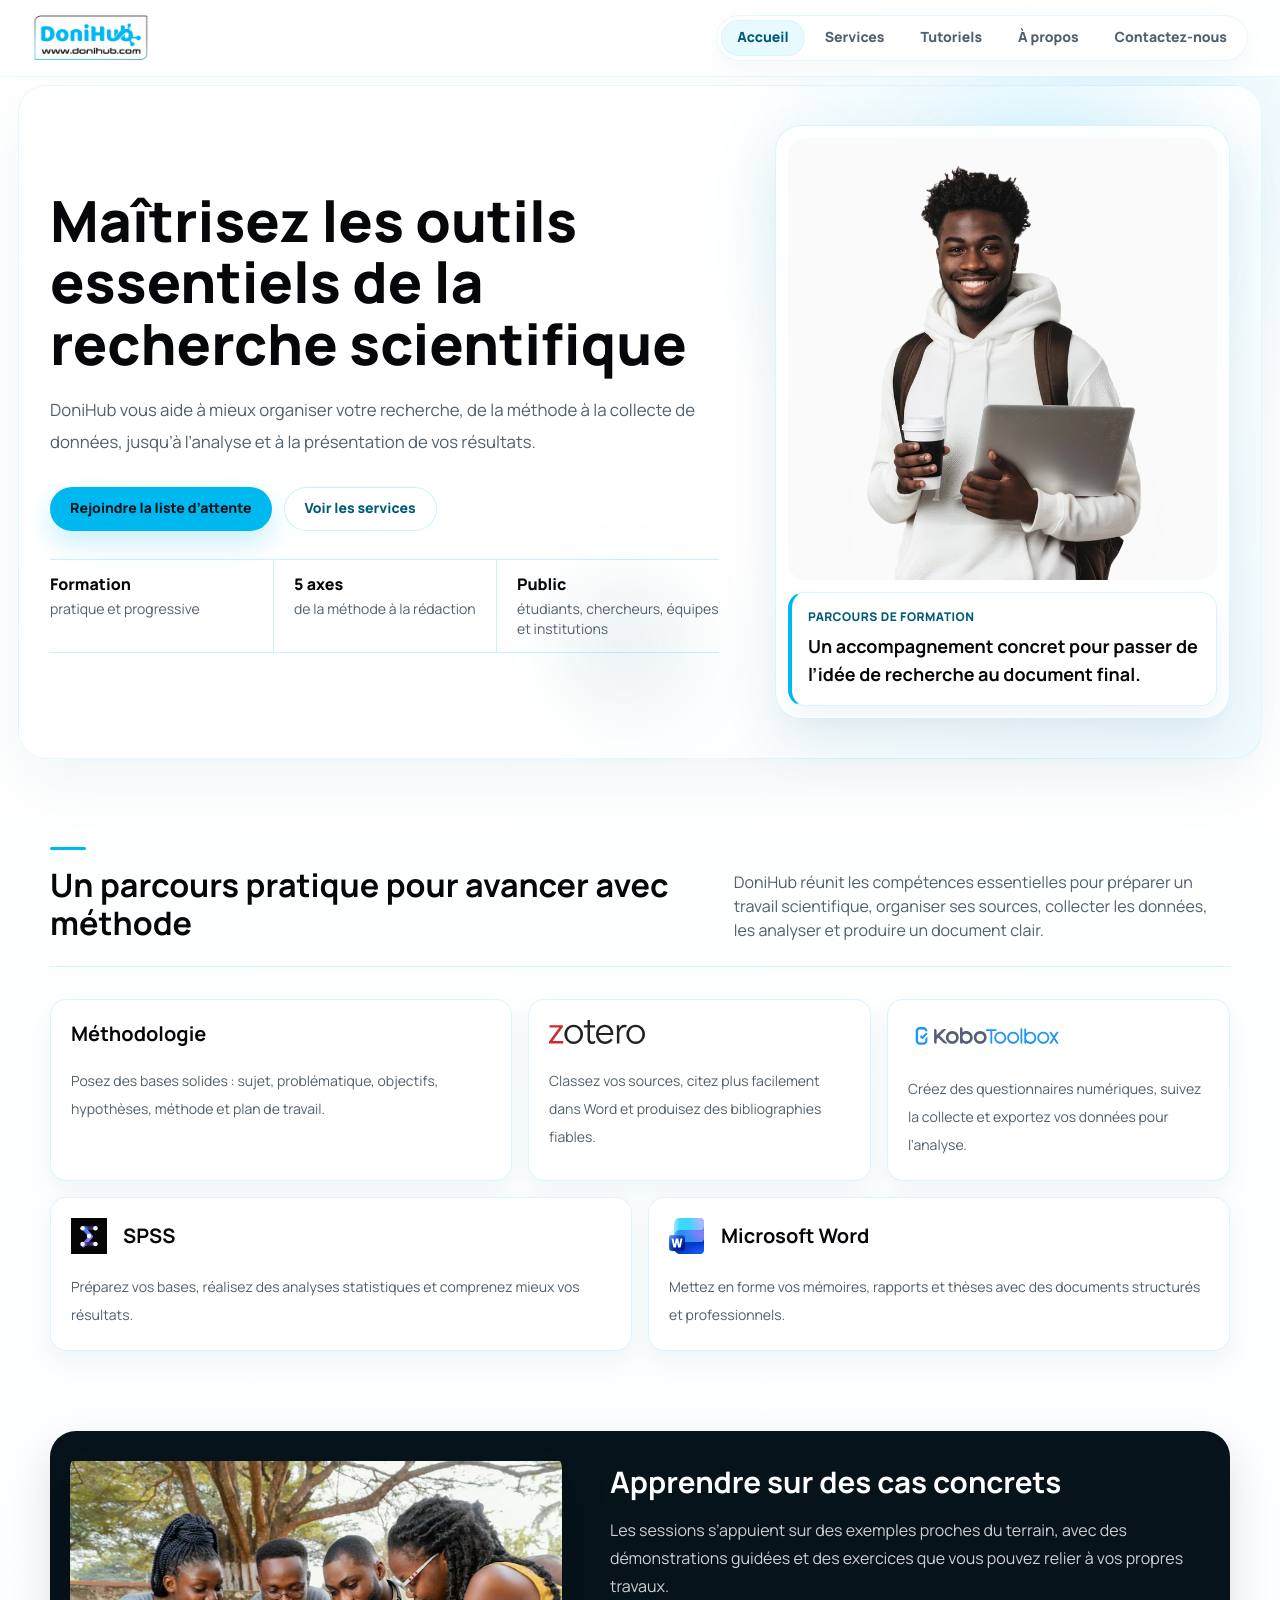
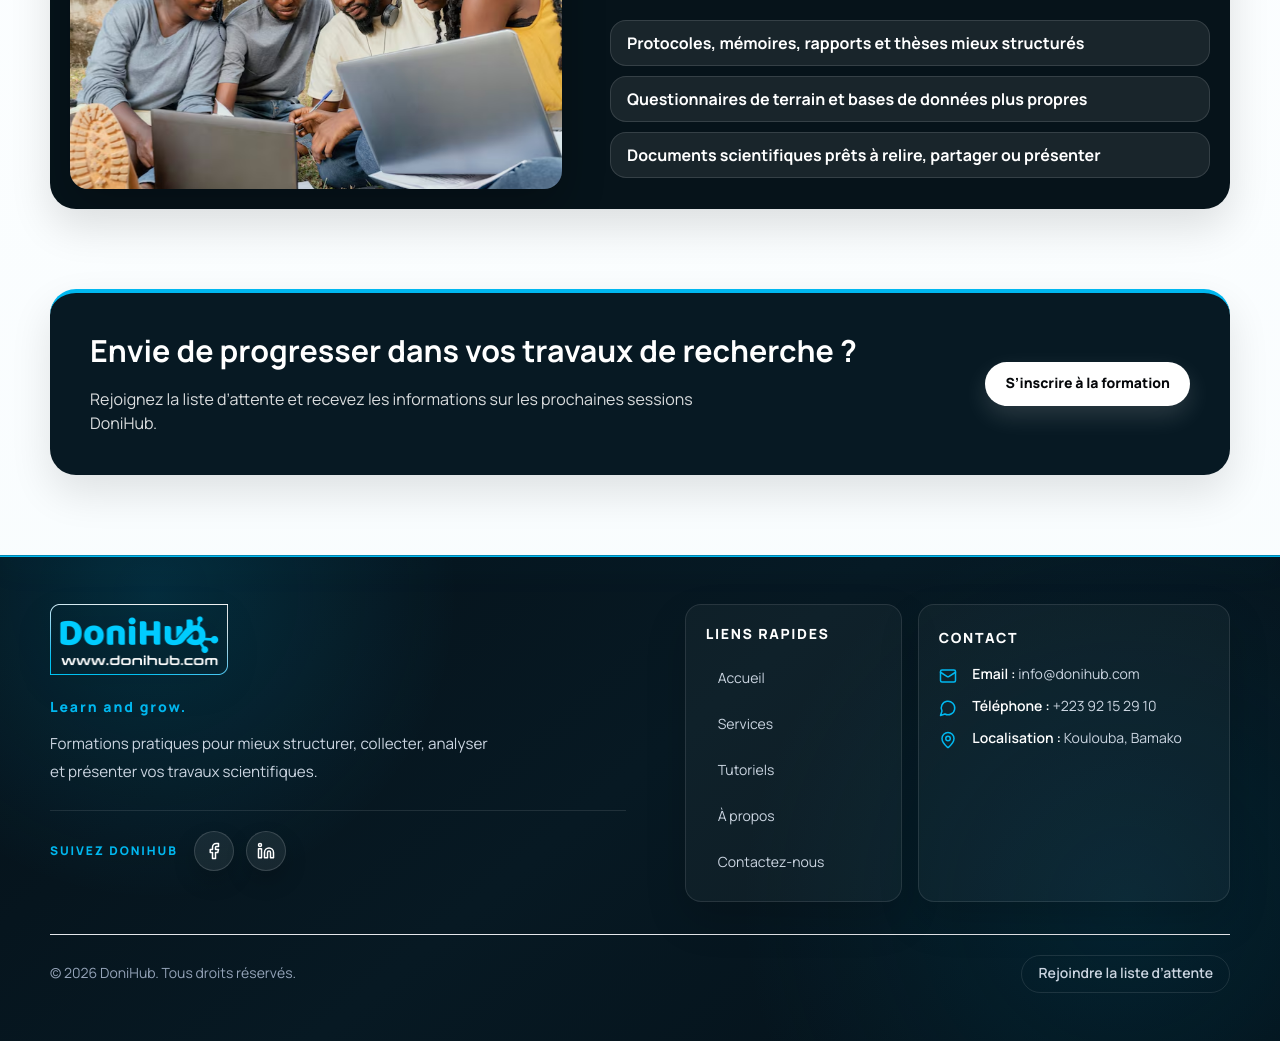
<file: index.html>
<!DOCTYPE html><html lang="fr"><head><meta charSet="utf-8"/><meta name="viewport" content="width=device-width, initial-scale=1"/><link rel="preload" as="image" href="/assets/logo-donihub-full.png" fetchPriority="high"/><link rel="preload" as="image" href="/assets/photos/hero-etudiant.png" fetchPriority="high"/><link rel="stylesheet" href="/_next/static/css/e09f94db3ba5eba0.css" data-precedence="next"/><link rel="preload" as="script" fetchPriority="low" href="/_next/static/chunks/webpack-be95cb0b58a51fc5.js"/><script src="/_next/static/chunks/fd9d1056-cf48984c1108c87a.js" async=""></script><script src="/_next/static/chunks/117-9ee0f5846c042013.js" async=""></script><script src="/_next/static/chunks/main-app-3489be65211097f5.js" async=""></script><script src="/_next/static/chunks/972-fe6ab53755556f79.js" async=""></script><script src="/_next/static/chunks/878-7e6203b9c206d8a6.js" async=""></script><script src="/_next/static/chunks/app/page-bf3da9fb38463d16.js" async=""></script><script src="/_next/static/chunks/app/layout-3a531791f5a40429.js" async=""></script><title>DoniHub — Formation aux outils de recherche scientifique</title><meta name="description" content="DoniHub forme les étudiants, chercheurs et professionnels à Zotero, KoboToolbox, SPSS, Microsoft Word et la méthodologie de recherche."/><meta name="application-name" content="DoniHub"/><meta name="robots" content="index, follow"/><link rel="canonical" href="https://donihub.com"/><meta property="og:title" content="DoniHub — Formation aux outils de recherche scientifique"/><meta property="og:description" content="DoniHub forme les étudiants, chercheurs et professionnels à la méthodologie, Zotero, KoboToolbox, SPSS et Microsoft Word pour leurs travaux scientifiques."/><meta property="og:url" content="https://donihub.com"/><meta property="og:site_name" content="DoniHub"/><meta property="og:locale" content="fr_FR"/><meta property="og:image:alt" content="DoniHub - Formation aux outils de recherche scientifique"/><meta property="og:image:height" content="630"/><meta property="og:image" content="https://donihub.com/assets/og-donihub.svg"/><meta property="og:image:width" content="1200"/><meta property="og:type" content="website"/><meta name="twitter:card" content="summary_large_image"/><meta name="twitter:title" content="DoniHub — Formation aux outils de recherche scientifique"/><meta name="twitter:description" content="DoniHub forme les étudiants, chercheurs et professionnels à la méthodologie, Zotero, KoboToolbox, SPSS et Microsoft Word pour leurs travaux scientifiques."/><meta name="twitter:image" content="https://donihub.com/assets/og-donihub.svg"/><link rel="icon" href="/assets/logo-donihub-mark.png"/><script src="/_next/static/chunks/polyfills-42372ed130431b0a.js" noModule=""></script></head><body class="__variable_73ee6c font-sans"><header class="sticky top-0 z-40 border-b backdrop-blur-xl transition-all duration-300 border-brand/10 bg-white/[0.88]"><div class="mx-auto flex max-w-7xl items-center justify-between gap-4 px-4 py-1.5 sm:px-6 lg:gap-5 lg:px-8"><a aria-label="Accueil DoniHub" class="-ml-1 inline-flex shrink-0 rounded-2xl p-1 transition duration-200 hover:bg-brand-soft/60" href="/"><img alt="Logo DoniHub" fetchPriority="high" width="140" height="66" decoding="async" data-nimg="1" class="h-auto w-[104px] sm:w-[118px]" style="color:transparent" src="/assets/logo-donihub-full.png"/></a><button type="button" class="inline-flex h-10 w-10 items-center justify-center rounded-2xl border border-brand/20 bg-white/85 text-brand-dark shadow-[0_10px_24px_rgba(0,91,120,0.08)] transition duration-200 hover:border-brand/45 hover:bg-brand-soft lg:hidden" aria-label="Ouvrir le menu de navigation" aria-expanded="false" aria-controls="primary-nav"><svg xmlns="http://www.w3.org/2000/svg" width="22" height="22" viewBox="0 0 24 24" fill="none" stroke="currentColor" stroke-width="2" stroke-linecap="round" stroke-linejoin="round" class="lucide lucide-menu" aria-hidden="true"><line x1="4" x2="20" y1="12" y2="12"></line><line x1="4" x2="20" y1="6" y2="6"></line><line x1="4" x2="20" y1="18" y2="18"></line></svg></button><nav id="primary-nav" aria-label="Navigation principale" class="hidden absolute left-3 right-3 top-[calc(100%+0.55rem)] z-50 max-h-[calc(100vh-5rem)] flex-col gap-1.5 overflow-y-auto rounded-[22px] border border-brand/15 bg-white p-2.5 shadow-panel sm:left-4 sm:right-4 lg:static lg:flex lg:max-h-none lg:flex-row lg:items-center lg:gap-1 lg:overflow-visible lg:rounded-full lg:border lg:border-brand/10 lg:bg-white/70 lg:p-1 lg:shadow-[0_10px_28px_rgba(0,91,120,0.045)]"><a aria-current="page" class="rounded-2xl px-4 py-2.5 text-sm font-extrabold transition duration-200 hover:-translate-y-0.5 lg:rounded-full lg:px-4 lg:py-2 bg-brand-soft text-brand-dark shadow-[inset_0_0_0_1px_rgba(0,184,240,0.08)]" href="/">Accueil</a><a class="rounded-2xl px-4 py-2.5 text-sm font-extrabold transition duration-200 hover:-translate-y-0.5 lg:rounded-full lg:px-4 lg:py-2 text-muted hover:bg-brand-soft/65 hover:text-brand-dark" href="/services">Services</a><a class="rounded-2xl px-4 py-2.5 text-sm font-extrabold transition duration-200 hover:-translate-y-0.5 lg:rounded-full lg:px-4 lg:py-2 text-muted hover:bg-brand-soft/65 hover:text-brand-dark" href="/tutoriels">Tutoriels</a><a class="rounded-2xl px-4 py-2.5 text-sm font-extrabold transition duration-200 hover:-translate-y-0.5 lg:rounded-full lg:px-4 lg:py-2 text-muted hover:bg-brand-soft/65 hover:text-brand-dark" href="/a-propos">À propos</a><a class="rounded-2xl px-4 py-2.5 text-sm font-extrabold transition duration-200 hover:-translate-y-0.5 lg:rounded-full lg:px-4 lg:py-2 text-muted hover:bg-brand-soft/65 hover:text-brand-dark" href="/contactez-nous">Contactez-nous</a></nav></div></header><main><section class="container-page hero-shell"><span aria-hidden="true" data-parallax="28" class="parallax-layer parallax-layer-primary"></span><span aria-hidden="true" data-parallax="-18" class="parallax-layer parallax-layer-secondary"></span><div data-scroll-reveal="fade-left"><h1 class="hero-title">Maîtrisez les outils essentiels de la recherche scientifique</h1><p class="mt-4 max-w-[680px] text-[0.95rem] leading-7 text-muted sm:mt-5 sm:text-[1.05rem] sm:leading-8">DoniHub vous aide à mieux organiser votre recherche, de la méthode à la collecte de données, jusqu’à l’analyse et à la présentation de vos résultats.</p><div class="mt-6 flex flex-col gap-2.5 sm:mt-7 sm:flex-row sm:flex-wrap sm:gap-3"><a data-pressable="true" class="inline-flex min-h-11 w-full items-center justify-center rounded-full px-5 py-2.5 text-center text-sm font-extrabold transition duration-200 hover:-translate-y-0.5 sm:w-auto bg-brand text-[#06131a] shadow-[0_12px_28px_rgba(0,184,240,0.22)] hover:bg-[#20c7f6]" href="/contactez-nous#inscription">Rejoindre la liste d’attente</a><a data-pressable="true" class="inline-flex min-h-11 w-full items-center justify-center rounded-full px-5 py-2.5 text-center text-sm font-extrabold transition duration-200 hover:-translate-y-0.5 sm:w-auto border border-brand/20 bg-white text-brand-dark hover:border-brand/35 hover:shadow-soft" href="/services">Voir les services</a></div><div class="mt-6 hidden max-w-[680px] divide-y divide-brand/20 border-y border-brand/20 sm:mt-7 sm:grid sm:grid-cols-3 sm:divide-x sm:divide-y-0"><div class="px-0 py-3 sm:px-5 sm:py-3 sm:first:pl-0 sm:last:pr-0"><strong class="block text-[0.8rem] font-extrabold leading-tight sm:text-base">Formation</strong><span class="mt-1 block text-xs leading-5 text-muted sm:text-sm">pratique et progressive</span></div><div class="px-0 py-3 sm:px-5 sm:py-3 sm:first:pl-0 sm:last:pr-0"><strong class="block text-[0.8rem] font-extrabold leading-tight sm:text-base">5 axes</strong><span class="mt-1 block text-xs leading-5 text-muted sm:text-sm">de la méthode à la rédaction</span></div><div class="px-0 py-3 sm:px-5 sm:py-3 sm:first:pl-0 sm:last:pr-0"><strong class="block text-[0.8rem] font-extrabold leading-tight sm:text-base">Public</strong><span class="mt-1 block text-xs leading-5 text-muted sm:text-sm">étudiants, chercheurs, équipes et institutions</span></div></div></div><div data-scroll-reveal="fade-right" data-tilt-card="true" style="--reveal-delay:80ms" class="mx-auto w-full max-w-[420px] rounded-[22px] border border-brand/15 bg-white/90 p-2.5 shadow-[0_18px_42px_rgba(0,91,120,0.085)] sm:rounded-[26px] sm:p-3 sm:shadow-[0_22px_54px_rgba(0,91,120,0.1)] lg:max-w-none"><figure class="hero-portrait-frame"><img alt="Étudiant noir souriant avec un ordinateur portable" fetchPriority="high" width="530" height="759" decoding="async" data-nimg="1" style="color:transparent" src="/assets/photos/hero-etudiant.png"/></figure><div class="relative z-20 mx-2 -mt-9 rounded-2xl border border-brand/15 border-l-4 border-l-brand bg-white/95 p-3 shadow-[0_10px_24px_rgba(0,91,120,0.06)] sm:mx-0 sm:mt-3 sm:p-4"><p class="mb-1.5 text-[0.68rem] font-extrabold uppercase tracking-[.04em] text-brand-dark sm:mb-2 sm:text-xs">Parcours de formation</p><h2 class="text-sm font-bold leading-snug sm:text-lg">Un accompagnement concret pour passer de l’idée de recherche au document final.</h2></div></div></section><section class="container-page py-10 sm:py-14 lg:py-20"><div data-scroll-reveal="true" class="mb-7 grid items-end gap-4 border-b border-brand/15 pb-5 lg:grid-cols-[.86fr_.68fr] lg:gap-14 sm:mb-8 sm:gap-5 sm:pb-6"><h2 class="section-title title-rule">Un parcours pratique pour avancer avec méthode</h2><p class="text-[0.95rem] leading-7 text-muted sm:text-base">DoniHub réunit les compétences essentielles pour préparer un travail scientifique, organiser ses sources, collecter les données, les analyser et produire un document clair.</p></div><div class="grid gap-4 md:grid-cols-2 lg:grid-cols-10"><article data-scroll-reveal="fade-left" data-tilt-card="true" style="--reveal-delay:0ms" class="service-card lg:col-span-4"><h3 class="mb-4 text-lg font-bold leading-tight sm:mb-5 sm:text-xl">Méthodologie</h3><p class="text-sm leading-6 text-muted sm:leading-7">Posez des bases solides : sujet, problématique, objectifs, hypothèses, méthode et plan de travail.</p></article><article data-scroll-reveal="fade-right" data-tilt-card="true" style="--reveal-delay:70ms" class="service-card lg:col-span-3"><img alt="Zotero" loading="lazy" width="96" height="24" decoding="async" data-nimg="1" class="h-5 w-[86px] sm:h-6 sm:w-[96px] shrink-0 object-contain object-left mb-6" style="color:transparent" src="/assets/tools/zotero-logo.svg"/><p class="text-sm leading-6 text-muted sm:leading-7">Classez vos sources, citez plus facilement dans Word et produisez des bibliographies fiables.</p></article><article data-scroll-reveal="fade-left" data-tilt-card="true" style="--reveal-delay:140ms" class="service-card lg:col-span-3"><img alt="KoboToolbox" loading="lazy" width="160" height="32" decoding="async" data-nimg="1" class="h-7 w-[140px] sm:h-8 sm:w-[160px] shrink-0 object-contain object-left mb-6" style="color:transparent" src="/assets/tools/kobotoolbox.svg"/><p class="text-sm leading-6 text-muted sm:leading-7">Créez des questionnaires numériques, suivez la collecte et exportez vos données pour l’analyse.</p></article><article data-scroll-reveal="fade-right" data-tilt-card="true" style="--reveal-delay:210ms" class="service-card lg:col-span-5"><div class="mb-4 flex items-center gap-3 sm:mb-5 sm:gap-4"><img alt="" loading="lazy" width="36" height="36" decoding="async" data-nimg="1" class="h-8 w-8 sm:h-9 sm:w-9 shrink-0 object-contain object-left " style="color:transparent" src="/assets/tools/spss.svg"/><h3 class="text-lg font-bold leading-tight sm:text-xl">SPSS</h3></div><p class="text-sm leading-6 text-muted sm:leading-7">Préparez vos bases, réalisez des analyses statistiques et comprenez mieux vos résultats.</p></article><article data-scroll-reveal="fade-left" data-tilt-card="true" style="--reveal-delay:280ms" class="service-card lg:col-span-5"><div class="mb-4 flex items-center gap-3 sm:mb-5 sm:gap-4"><img alt="" loading="lazy" width="36" height="36" decoding="async" data-nimg="1" class="h-8 w-8 sm:h-9 sm:w-9 shrink-0 object-contain object-left " style="color:transparent" src="/assets/tools/word.svg"/><h3 class="text-lg font-bold leading-tight sm:text-xl">Microsoft Word</h3></div><p class="text-sm leading-6 text-muted sm:leading-7">Mettez en forme vos mémoires, rapports et thèses avec des documents structurés et professionnels.</p></article></div></section><section data-tilt-card="true" class="container-page immersive-section mb-12 grid items-center gap-5 rounded-[22px] bg-[#06131a] p-3 shadow-[0_18px_42px_rgba(5,7,10,0.12)] md:grid-cols-[.82fr_1fr] lg:mb-20 lg:gap-12 lg:p-5 sm:mb-14 sm:gap-7 sm:rounded-[26px] sm:p-4"><figure data-scroll-reveal="fade-left" class="overflow-hidden rounded-[18px] shadow-[0_18px_44px_rgba(0,0,0,.24)]"><img alt="Étudiants travaillant ensemble autour d’un ordinateur portable" data-parallax="-14" loading="lazy" width="740" height="493" decoding="async" data-nimg="1" class="parallax-media aspect-[16/11] h-full w-full object-cover" style="color:transparent" src="/assets/photos/students-studying-together.avif"/></figure><div data-scroll-reveal="fade-right" style="--reveal-delay:80ms"><h2 class="text-[1.3rem] font-bold leading-tight text-white sm:text-[1.85rem]">Apprendre sur des cas concrets</h2><p class="mt-3 text-sm leading-6 text-white/80 sm:mt-4 sm:text-base sm:leading-7">Les sessions s’appuient sur des exemples proches du terrain, avec des démonstrations guidées et des exercices que vous pouvez relier à vos propres travaux.</p><ul class="mt-4 grid gap-2 sm:mt-5 sm:gap-2.5"><li class="rounded-2xl border border-white/[0.12] bg-white/[0.08] px-3.5 py-2 text-sm font-bold text-white transition duration-200 hover:translate-x-1 hover:bg-white/15 sm:px-4 sm:py-2.5 sm:text-base">Protocoles, mémoires, rapports et thèses mieux structurés</li><li class="rounded-2xl border border-white/[0.12] bg-white/[0.08] px-3.5 py-2 text-sm font-bold text-white transition duration-200 hover:translate-x-1 hover:bg-white/15 sm:px-4 sm:py-2.5 sm:text-base">Questionnaires de terrain et bases de données plus propres</li><li class="rounded-2xl border border-white/[0.12] bg-white/[0.08] px-3.5 py-2 text-sm font-bold text-white transition duration-200 hover:translate-x-1 hover:bg-white/15 sm:px-4 sm:py-2.5 sm:text-base">Documents scientifiques prêts à relire, partager ou présenter</li></ul></div></section><section data-scroll-reveal="scale" class="container-page mb-16 flex flex-col gap-6 rounded-[22px] border-t-4 border-brand bg-[#071923] p-5 text-white shadow-[0_18px_42px_rgba(5,7,10,.11)] sm:mb-20 sm:gap-7 sm:rounded-[26px] sm:p-7 lg:flex-row lg:items-center lg:justify-between lg:p-10"><div><h2 class="max-w-3xl text-[1.32rem] font-bold leading-tight sm:text-[1.9rem]">Envie de progresser dans vos travaux de recherche ?</h2><p class="mt-3 max-w-2xl text-sm leading-6 text-white/85 sm:mt-4 sm:text-base">Rejoignez la liste d’attente et recevez les informations sur les prochaines sessions DoniHub.</p></div><a data-pressable="true" class="inline-flex min-h-11 w-full items-center justify-center rounded-full px-5 py-2.5 text-center text-sm font-extrabold transition duration-200 hover:-translate-y-0.5 sm:w-auto bg-white text-ink shadow-[0_10px_24px_rgba(255,255,255,0.14)] hover:bg-brand-soft" href="/contactez-nous#inscription">S’inscrire à la formation</a></section></main><footer class="site-footer relative overflow-hidden border-t border-brand/70 text-slate-200"><div class="container-page relative z-10 py-7 sm:py-10 lg:py-12"><div class="grid gap-7 lg:grid-cols-[1.05fr_.95fr] lg:items-start lg:gap-8"><div class="max-w-xl"><a aria-label="Accueil DoniHub" class="inline-flex w-fit transition duration-200 hover:-translate-y-0.5" href="/"><img alt="Logo DoniHub" loading="lazy" width="720" height="284" decoding="async" data-nimg="1" class="h-auto w-[154px] drop-shadow-[0_10px_20px_rgba(0,0,0,0.22)] sm:w-[178px]" style="color:transparent" src="/assets/logo-donihub-footer.png"/></a><h2 class="sr-only">DoniHub</h2><p class="mt-4 text-sm font-extrabold tracking-[0.14em] text-brand">Learn and grow.</p><p class="mt-3 max-w-md text-sm leading-7 text-slate-300 sm:text-[0.95rem]">Formations pratiques pour mieux structurer, collecter, analyser et présenter vos travaux scientifiques.</p><div class="mt-6 flex flex-wrap items-center gap-3 border-t border-white/10 pt-5 sm:gap-4"><p class="text-xs font-extrabold uppercase tracking-[0.16em] text-brand">Suivez DoniHub</p><div class="flex flex-wrap gap-3 " aria-label="Réseaux sociaux DoniHub"><a href="https://www.facebook.com/donihub223" target="_blank" rel="noopener noreferrer" aria-label="Ouvrir la page Facebook de DoniHub" data-pressable="true" class="group grid h-8 w-8 place-items-center rounded-full border p-0 transition duration-200 hover:-translate-y-0.5 sm:h-10 sm:w-10 border-white/15 bg-white/[0.07] text-white shadow-[0_10px_22px_rgba(0,0,0,0.18)] hover:border-brand/60 hover:bg-brand hover:text-[#06131a]"><span class="grid h-full w-full place-items-center rounded-full transition"><svg xmlns="http://www.w3.org/2000/svg" width="18" height="18" viewBox="0 0 24 24" fill="none" stroke="currentColor" stroke-width="2" stroke-linecap="round" stroke-linejoin="round" class="lucide lucide-facebook" aria-hidden="true"><path d="M18 2h-3a5 5 0 0 0-5 5v3H7v4h3v8h4v-8h3l1-4h-4V7a1 1 0 0 1 1-1h3z"></path></svg></span></a><a href="https://www.linkedin.com/company/donihub/" target="_blank" rel="noopener noreferrer" aria-label="Ouvrir la page LinkedIn de DoniHub" data-pressable="true" class="group grid h-8 w-8 place-items-center rounded-full border p-0 transition duration-200 hover:-translate-y-0.5 sm:h-10 sm:w-10 border-white/15 bg-white/[0.07] text-white shadow-[0_10px_22px_rgba(0,0,0,0.18)] hover:border-brand/60 hover:bg-brand hover:text-[#06131a]"><span class="grid h-full w-full place-items-center rounded-full transition"><svg xmlns="http://www.w3.org/2000/svg" width="18" height="18" viewBox="0 0 24 24" fill="none" stroke="currentColor" stroke-width="2" stroke-linecap="round" stroke-linejoin="round" class="lucide lucide-linkedin" aria-hidden="true"><path d="M16 8a6 6 0 0 1 6 6v7h-4v-7a2 2 0 0 0-2-2 2 2 0 0 0-2 2v7h-4v-7a6 6 0 0 1 6-6z"></path><rect width="4" height="12" x="2" y="9"></rect><circle cx="4" cy="4" r="2"></circle></svg></span></a></div></div></div><div class="grid gap-4 md:grid-cols-[0.82fr_1.18fr]"><nav class="rounded-2xl border border-white/10 bg-white/[0.035] p-5 shadow-[0_18px_40px_rgba(0,0,0,0.16)]" aria-label="Liens rapides du pied de page"><h3 class="mb-4 text-sm font-extrabold uppercase tracking-[0.12em] text-white">Liens rapides</h3><div class="grid gap-2.5 text-sm"><a class="group inline-flex items-center justify-between rounded-xl px-3 py-2 text-slate-300 transition hover:bg-white/[0.055] hover:text-white" href="/"><span>Accueil</span><span aria-hidden="true" class="h-1.5 w-1.5 rounded-full bg-brand opacity-0 transition group-hover:opacity-100"></span></a><a class="group inline-flex items-center justify-between rounded-xl px-3 py-2 text-slate-300 transition hover:bg-white/[0.055] hover:text-white" href="/services"><span>Services</span><span aria-hidden="true" class="h-1.5 w-1.5 rounded-full bg-brand opacity-0 transition group-hover:opacity-100"></span></a><a class="group inline-flex items-center justify-between rounded-xl px-3 py-2 text-slate-300 transition hover:bg-white/[0.055] hover:text-white" href="/tutoriels"><span>Tutoriels</span><span aria-hidden="true" class="h-1.5 w-1.5 rounded-full bg-brand opacity-0 transition group-hover:opacity-100"></span></a><a class="group inline-flex items-center justify-between rounded-xl px-3 py-2 text-slate-300 transition hover:bg-white/[0.055] hover:text-white" href="/a-propos"><span>À propos</span><span aria-hidden="true" class="h-1.5 w-1.5 rounded-full bg-brand opacity-0 transition group-hover:opacity-100"></span></a><a class="group inline-flex items-center justify-between rounded-xl px-3 py-2 text-slate-300 transition hover:bg-white/[0.055] hover:text-white" href="/contactez-nous"><span>Contactez-nous</span><span aria-hidden="true" class="h-1.5 w-1.5 rounded-full bg-brand opacity-0 transition group-hover:opacity-100"></span></a></div></nav><div class="rounded-2xl border border-white/10 bg-white/[0.035] p-5 shadow-[0_18px_40px_rgba(0,0,0,0.16)]"><a class="mb-4 inline-flex text-sm font-extrabold uppercase tracking-[0.12em] text-white underline-offset-4 transition hover:text-brand hover:underline" href="/contactez-nous">Contact</a><div class="grid gap-3 text-sm text-slate-300"><div class="grid grid-cols-[1.25rem_minmax(0,1fr)] gap-2.5 sm:grid-cols-[1.35rem_minmax(0,1fr)] sm:gap-3"><svg xmlns="http://www.w3.org/2000/svg" width="18" height="18" viewBox="0 0 24 24" fill="none" stroke="currentColor" stroke-width="2" stroke-linecap="round" stroke-linejoin="round" class="lucide lucide-mail mt-0.5 text-brand" aria-hidden="true"><rect width="20" height="16" x="2" y="4" rx="2"></rect><path d="m22 7-8.97 5.7a1.94 1.94 0 0 1-2.06 0L2 7"></path></svg><p class="min-w-0"><span class="font-semibold text-white">Email<!-- --> : </span><a href="mailto:info@donihub.com" class="whitespace-nowrap text-slate-300 underline-offset-4 transition hover:text-brand hover:underline">info@donihub.com</a></p></div><div class="grid grid-cols-[1.25rem_minmax(0,1fr)] gap-2.5 sm:grid-cols-[1.35rem_minmax(0,1fr)] sm:gap-3"><svg xmlns="http://www.w3.org/2000/svg" width="18" height="18" viewBox="0 0 24 24" fill="none" stroke="currentColor" stroke-width="2" stroke-linecap="round" stroke-linejoin="round" class="lucide lucide-message-circle mt-0.5 text-brand" aria-hidden="true"><path d="M7.9 20A9 9 0 1 0 4 16.1L2 22Z"></path></svg><p class="min-w-0"><span class="font-semibold text-white">Téléphone<!-- --> : </span><a href="tel:+22392152910" class="whitespace-nowrap text-slate-300 underline-offset-4 transition hover:text-brand hover:underline">+223 92 15 29 10</a></p></div><div class="grid grid-cols-[1.25rem_minmax(0,1fr)] gap-2.5 sm:grid-cols-[1.35rem_minmax(0,1fr)] sm:gap-3"><svg xmlns="http://www.w3.org/2000/svg" width="18" height="18" viewBox="0 0 24 24" fill="none" stroke="currentColor" stroke-width="2" stroke-linecap="round" stroke-linejoin="round" class="lucide lucide-map-pin mt-0.5 text-brand" aria-hidden="true"><path d="M20 10c0 4.993-5.539 10.193-7.399 11.799a1 1 0 0 1-1.202 0C9.539 20.193 4 14.993 4 10a8 8 0 0 1 16 0"></path><circle cx="12" cy="10" r="3"></circle></svg><p class="min-w-0"><span class="font-semibold text-white">Localisation<!-- --> : </span><span class="whitespace-nowrap">Koulouba, Bamako</span></p></div></div></div></div></div><div class="mt-8 flex flex-col gap-3 border-t border-white/12 pt-5 text-sm text-slate-400 sm:flex-row sm:items-center sm:justify-between"><p>© 2026 DoniHub. Tous droits réservés.</p><a class="inline-flex w-fit items-center rounded-full border border-white/10 px-4 py-2 font-semibold text-slate-300 transition hover:border-brand/50 hover:bg-brand hover:text-[#06131a]" href="/contactez-nous#inscription">Rejoindre la liste d’attente</a></div></div></footer><script src="/_next/static/chunks/webpack-be95cb0b58a51fc5.js" async=""></script><script>(self.__next_f=self.__next_f||[]).push([0]);self.__next_f.push([2,null])</script><script>self.__next_f.push([1,"1:HL[\"/_next/static/css/e09f94db3ba5eba0.css\",\"style\"]\n"])</script><script>self.__next_f.push([1,"2:I[2846,[],\"\"]\n4:I[6097,[\"972\",\"static/chunks/972-fe6ab53755556f79.js\",\"878\",\"static/chunks/878-7e6203b9c206d8a6.js\",\"931\",\"static/chunks/app/page-bf3da9fb38463d16.js\"],\"ScrollReveal\"]\n5:I[2972,[\"972\",\"static/chunks/972-fe6ab53755556f79.js\",\"878\",\"static/chunks/878-7e6203b9c206d8a6.js\",\"931\",\"static/chunks/app/page-bf3da9fb38463d16.js\"],\"\"]\n6:I[5878,[\"972\",\"static/chunks/972-fe6ab53755556f79.js\",\"878\",\"static/chunks/878-7e6203b9c206d8a6.js\",\"931\",\"static/chunks/app/page-bf3da9fb38463d16.js\"],\"Image\"]\n7:I[9587,[\"972\",\"static/chunks/972-fe6ab53755556f79.js\",\"878\",\"static/chunks/878-7e6203b9c206d8a6.js\",\"185\",\"static/chunks/app/layout-3a531791f5a40429.js\"],\"ImmersiveEffects\"]\n8:I[335,[\"972\",\"static/chunks/972-fe6ab53755556f79.js\",\"878\",\"static/chunks/878-7e6203b9c206d8a6.js\",\"185\",\"static/chunks/app/layout-3a531791f5a40429.js\"],\"Header\"]\n9:I[4707,[],\"\"]\na:I[6423,[],\"\"]\nc:I[1060,[],\"\"]\nd:[]\n"])</script><script>self.__next_f.push([1,"0:[\"$\",\"$L2\",null,{\"buildId\":\"LD3WSzDT54xJl1JRglmfx\",\"assetPrefix\":\"\",\"urlParts\":[\"\",\"\"],\"initialTree\":[\"\",{\"children\":[\"__PAGE__\",{}]},\"$undefined\",\"$undefined\",true],\"initialSeedData\":[\"\",{\"children\":[\"__PAGE__\",{},[[\"$L3\",[\"$\",\"main\",null,{\"children\":[[\"$\",\"$L4\",null,{}],[\"$\",\"section\",null,{\"className\":\"container-page hero-shell\",\"children\":[[\"$\",\"span\",null,{\"aria-hidden\":true,\"data-parallax\":\"28\",\"className\":\"parallax-layer parallax-layer-primary\"}],[\"$\",\"span\",null,{\"aria-hidden\":true,\"data-parallax\":\"-18\",\"className\":\"parallax-layer parallax-layer-secondary\"}],[\"$\",\"div\",null,{\"data-scroll-reveal\":\"fade-left\",\"children\":[[\"$\",\"h1\",null,{\"className\":\"hero-title\",\"children\":\"Maîtrisez les outils essentiels de la recherche scientifique\"}],[\"$\",\"p\",null,{\"className\":\"mt-4 max-w-[680px] text-[0.95rem] leading-7 text-muted sm:mt-5 sm:text-[1.05rem] sm:leading-8\",\"children\":\"DoniHub vous aide à mieux organiser votre recherche, de la méthode à la collecte de données, jusqu’à l’analyse et à la présentation de vos résultats.\"}],[\"$\",\"div\",null,{\"className\":\"mt-6 flex flex-col gap-2.5 sm:mt-7 sm:flex-row sm:flex-wrap sm:gap-3\",\"children\":[[\"$\",\"$L5\",null,{\"href\":\"/contactez-nous#inscription\",\"data-pressable\":true,\"className\":\"inline-flex min-h-11 w-full items-center justify-center rounded-full px-5 py-2.5 text-center text-sm font-extrabold transition duration-200 hover:-translate-y-0.5 sm:w-auto bg-brand text-[#06131a] shadow-[0_12px_28px_rgba(0,184,240,0.22)] hover:bg-[#20c7f6]\",\"children\":\"Rejoindre la liste d’attente\"}],[\"$\",\"$L5\",null,{\"href\":\"/services\",\"data-pressable\":true,\"className\":\"inline-flex min-h-11 w-full items-center justify-center rounded-full px-5 py-2.5 text-center text-sm font-extrabold transition duration-200 hover:-translate-y-0.5 sm:w-auto border border-brand/20 bg-white text-brand-dark hover:border-brand/35 hover:shadow-soft\",\"children\":\"Voir les services\"}]]}],[\"$\",\"div\",null,{\"className\":\"mt-6 hidden max-w-[680px] divide-y divide-brand/20 border-y border-brand/20 sm:mt-7 sm:grid sm:grid-cols-3 sm:divide-x sm:divide-y-0\",\"children\":[[\"$\",\"div\",\"Formation\",{\"className\":\"px-0 py-3 sm:px-5 sm:py-3 sm:first:pl-0 sm:last:pr-0\",\"children\":[[\"$\",\"strong\",null,{\"className\":\"block text-[0.8rem] font-extrabold leading-tight sm:text-base\",\"children\":\"Formation\"}],[\"$\",\"span\",null,{\"className\":\"mt-1 block text-xs leading-5 text-muted sm:text-sm\",\"children\":\"pratique et progressive\"}]]}],[\"$\",\"div\",\"5 axes\",{\"className\":\"px-0 py-3 sm:px-5 sm:py-3 sm:first:pl-0 sm:last:pr-0\",\"children\":[[\"$\",\"strong\",null,{\"className\":\"block text-[0.8rem] font-extrabold leading-tight sm:text-base\",\"children\":\"5 axes\"}],[\"$\",\"span\",null,{\"className\":\"mt-1 block text-xs leading-5 text-muted sm:text-sm\",\"children\":\"de la méthode à la rédaction\"}]]}],[\"$\",\"div\",\"Public\",{\"className\":\"px-0 py-3 sm:px-5 sm:py-3 sm:first:pl-0 sm:last:pr-0\",\"children\":[[\"$\",\"strong\",null,{\"className\":\"block text-[0.8rem] font-extrabold leading-tight sm:text-base\",\"children\":\"Public\"}],[\"$\",\"span\",null,{\"className\":\"mt-1 block text-xs leading-5 text-muted sm:text-sm\",\"children\":\"étudiants, chercheurs, équipes et institutions\"}]]}]]}]]}],[\"$\",\"div\",null,{\"data-scroll-reveal\":\"fade-right\",\"data-tilt-card\":true,\"style\":{\"--reveal-delay\":\"80ms\"},\"className\":\"mx-auto w-full max-w-[420px] rounded-[22px] border border-brand/15 bg-white/90 p-2.5 shadow-[0_18px_42px_rgba(0,91,120,0.085)] sm:rounded-[26px] sm:p-3 sm:shadow-[0_22px_54px_rgba(0,91,120,0.1)] lg:max-w-none\",\"children\":[[\"$\",\"figure\",null,{\"className\":\"hero-portrait-frame\",\"children\":[\"$\",\"$L6\",null,{\"src\":\"/assets/photos/hero-etudiant.png\",\"alt\":\"Étudiant noir souriant avec un ordinateur portable\",\"width\":530,\"height\":759,\"priority\":true}]}],[\"$\",\"div\",null,{\"className\":\"relative z-20 mx-2 -mt-9 rounded-2xl border border-brand/15 border-l-4 border-l-brand bg-white/95 p-3 shadow-[0_10px_24px_rgba(0,91,120,0.06)] sm:mx-0 sm:mt-3 sm:p-4\",\"children\":[[\"$\",\"p\",null,{\"className\":\"mb-1.5 text-[0.68rem] font-extrabold uppercase tracking-[.04em] text-brand-dark sm:mb-2 sm:text-xs\",\"children\":\"Parcours de formation\"}],[\"$\",\"h2\",null,{\"className\":\"text-sm font-bold leading-snug sm:text-lg\",\"children\":\"Un accompagnement concret pour passer de l’idée de recherche au document final.\"}]]}]]}]]}],[\"$\",\"section\",null,{\"className\":\"container-page py-10 sm:py-14 lg:py-20\",\"children\":[[\"$\",\"div\",null,{\"data-scroll-reveal\":true,\"className\":\"mb-7 grid items-end gap-4 border-b border-brand/15 pb-5 lg:grid-cols-[.86fr_.68fr] lg:gap-14 sm:mb-8 sm:gap-5 sm:pb-6\",\"children\":[[\"$\",\"h2\",null,{\"className\":\"section-title title-rule\",\"children\":\"Un parcours pratique pour avancer avec méthode\"}],[\"$\",\"p\",null,{\"className\":\"text-[0.95rem] leading-7 text-muted sm:text-base\",\"children\":\"DoniHub réunit les compétences essentielles pour préparer un travail scientifique, organiser ses sources, collecter les données, les analyser et produire un document clair.\"}]]}],[\"$\",\"div\",null,{\"className\":\"grid gap-4 md:grid-cols-2 lg:grid-cols-10\",\"children\":[[\"$\",\"article\",\"Méthodologie\",{\"data-scroll-reveal\":\"fade-left\",\"data-tilt-card\":true,\"style\":{\"--reveal-delay\":\"0ms\"},\"className\":\"service-card lg:col-span-4\",\"children\":[[\"$\",\"h3\",null,{\"className\":\"mb-4 text-lg font-bold leading-tight sm:mb-5 sm:text-xl\",\"children\":\"Méthodologie\"}],[\"$\",\"p\",null,{\"className\":\"text-sm leading-6 text-muted sm:leading-7\",\"children\":\"Posez des bases solides : sujet, problématique, objectifs, hypothèses, méthode et plan de travail.\"}]]}],[\"$\",\"article\",\"Zotero\",{\"data-scroll-reveal\":\"fade-right\",\"data-tilt-card\":true,\"style\":{\"--reveal-delay\":\"70ms\"},\"className\":\"service-card lg:col-span-3\",\"children\":[[\"$\",\"$L6\",null,{\"src\":\"/assets/tools/zotero-logo.svg\",\"alt\":\"Zotero\",\"width\":96,\"height\":24,\"className\":\"h-5 w-[86px] sm:h-6 sm:w-[96px] shrink-0 object-contain object-left mb-6\"}],[\"$\",\"p\",null,{\"className\":\"text-sm leading-6 text-muted sm:leading-7\",\"children\":\"Classez vos sources, citez plus facilement dans Word et produisez des bibliographies fiables.\"}]]}],[\"$\",\"article\",\"KoboToolbox\",{\"data-scroll-reveal\":\"fade-left\",\"data-tilt-card\":true,\"style\":{\"--reveal-delay\":\"140ms\"},\"className\":\"service-card lg:col-span-3\",\"children\":[[\"$\",\"$L6\",null,{\"src\":\"/assets/tools/kobotoolbox.svg\",\"alt\":\"KoboToolbox\",\"width\":160,\"height\":32,\"className\":\"h-7 w-[140px] sm:h-8 sm:w-[160px] shrink-0 object-contain object-left mb-6\"}],[\"$\",\"p\",null,{\"className\":\"text-sm leading-6 text-muted sm:leading-7\",\"children\":\"Créez des questionnaires numériques, suivez la collecte et exportez vos données pour l’analyse.\"}]]}],[\"$\",\"article\",\"SPSS\",{\"data-scroll-reveal\":\"fade-right\",\"data-tilt-card\":true,\"style\":{\"--reveal-delay\":\"210ms\"},\"className\":\"service-card lg:col-span-5\",\"children\":[[\"$\",\"div\",null,{\"className\":\"mb-4 flex items-center gap-3 sm:mb-5 sm:gap-4\",\"children\":[[\"$\",\"$L6\",null,{\"src\":\"/assets/tools/spss.svg\",\"alt\":\"\",\"width\":36,\"height\":36,\"className\":\"h-8 w-8 sm:h-9 sm:w-9 shrink-0 object-contain object-left \"}],[\"$\",\"h3\",null,{\"className\":\"text-lg font-bold leading-tight sm:text-xl\",\"children\":\"SPSS\"}]]}],[\"$\",\"p\",null,{\"className\":\"text-sm leading-6 text-muted sm:leading-7\",\"children\":\"Préparez vos bases, réalisez des analyses statistiques et comprenez mieux vos résultats.\"}]]}],[\"$\",\"article\",\"Microsoft Word\",{\"data-scroll-reveal\":\"fade-left\",\"data-tilt-card\":true,\"style\":{\"--reveal-delay\":\"280ms\"},\"className\":\"service-card lg:col-span-5\",\"children\":[[\"$\",\"div\",null,{\"className\":\"mb-4 flex items-center gap-3 sm:mb-5 sm:gap-4\",\"children\":[[\"$\",\"$L6\",null,{\"src\":\"/assets/tools/word.svg\",\"alt\":\"\",\"width\":36,\"height\":36,\"className\":\"h-8 w-8 sm:h-9 sm:w-9 shrink-0 object-contain object-left \"}],[\"$\",\"h3\",null,{\"className\":\"text-lg font-bold leading-tight sm:text-xl\",\"children\":\"Microsoft Word\"}]]}],[\"$\",\"p\",null,{\"className\":\"text-sm leading-6 text-muted sm:leading-7\",\"children\":\"Mettez en forme vos mémoires, rapports et thèses avec des documents structurés et professionnels.\"}]]}]]}]]}],[\"$\",\"section\",null,{\"data-tilt-card\":true,\"className\":\"container-page immersive-section mb-12 grid items-center gap-5 rounded-[22px] bg-[#06131a] p-3 shadow-[0_18px_42px_rgba(5,7,10,0.12)] md:grid-cols-[.82fr_1fr] lg:mb-20 lg:gap-12 lg:p-5 sm:mb-14 sm:gap-7 sm:rounded-[26px] sm:p-4\",\"children\":[[\"$\",\"figure\",null,{\"data-scroll-reveal\":\"fade-left\",\"className\":\"overflow-hidden rounded-[18px] shadow-[0_18px_44px_rgba(0,0,0,.24)]\",\"children\":[\"$\",\"$L6\",null,{\"src\":\"/assets/photos/students-studying-together.avif\",\"alt\":\"Étudiants travaillant ensemble autour d’un ordinateur portable\",\"width\":740,\"height\":493,\"data-parallax\":\"-14\",\"className\":\"parallax-media aspect-[16/11] h-full w-full object-cover\"}]}],[\"$\",\"div\",null,{\"data-scroll-reveal\":\"fade-right\",\"style\":{\"--reveal-delay\":\"80ms\"},\"children\":[[\"$\",\"h2\",null,{\"className\":\"text-[1.3rem] font-bold leading-tight text-white sm:text-[1.85rem]\",\"children\":\"Apprendre sur des cas concrets\"}],[\"$\",\"p\",null,{\"className\":\"mt-3 text-sm leading-6 text-white/80 sm:mt-4 sm:text-base sm:leading-7\",\"children\":\"Les sessions s’appuient sur des exemples proches du terrain, avec des démonstrations guidées et des exercices que vous pouvez relier à vos propres travaux.\"}],[\"$\",\"ul\",null,{\"className\":\"mt-4 grid gap-2 sm:mt-5 sm:gap-2.5\",\"children\":[[\"$\",\"li\",\"Protocoles, mémoires, rapports et thèses mieux structurés\",{\"className\":\"rounded-2xl border border-white/[0.12] bg-white/[0.08] px-3.5 py-2 text-sm font-bold text-white transition duration-200 hover:translate-x-1 hover:bg-white/15 sm:px-4 sm:py-2.5 sm:text-base\",\"children\":\"Protocoles, mémoires, rapports et thèses mieux structurés\"}],[\"$\",\"li\",\"Questionnaires de terrain et bases de données plus propres\",{\"className\":\"rounded-2xl border border-white/[0.12] bg-white/[0.08] px-3.5 py-2 text-sm font-bold text-white transition duration-200 hover:translate-x-1 hover:bg-white/15 sm:px-4 sm:py-2.5 sm:text-base\",\"children\":\"Questionnaires de terrain et bases de données plus propres\"}],[\"$\",\"li\",\"Documents scientifiques prêts à relire, partager ou présenter\",{\"className\":\"rounded-2xl border border-white/[0.12] bg-white/[0.08] px-3.5 py-2 text-sm font-bold text-white transition duration-200 hover:translate-x-1 hover:bg-white/15 sm:px-4 sm:py-2.5 sm:text-base\",\"children\":\"Documents scientifiques prêts à relire, partager ou présenter\"}]]}]]}]]}],[\"$\",\"section\",null,{\"data-scroll-reveal\":\"scale\",\"className\":\"container-page mb-16 flex flex-col gap-6 rounded-[22px] border-t-4 border-brand bg-[#071923] p-5 text-white shadow-[0_18px_42px_rgba(5,7,10,.11)] sm:mb-20 sm:gap-7 sm:rounded-[26px] sm:p-7 lg:flex-row lg:items-center lg:justify-between lg:p-10\",\"children\":[[\"$\",\"div\",null,{\"children\":[[\"$\",\"h2\",null,{\"className\":\"max-w-3xl text-[1.32rem] font-bold leading-tight sm:text-[1.9rem]\",\"children\":\"Envie de progresser dans vos travaux de recherche ?\"}],[\"$\",\"p\",null,{\"className\":\"mt-3 max-w-2xl text-sm leading-6 text-white/85 sm:mt-4 sm:text-base\",\"children\":\"Rejoignez la liste d’attente et recevez les informations sur les prochaines sessions DoniHub.\"}]]}],[\"$\",\"$L5\",null,{\"href\":\"/contactez-nous#inscription\",\"data-pressable\":true,\"className\":\"inline-flex min-h-11 w-full items-center justify-center rounded-full px-5 py-2.5 text-center text-sm font-extrabold transition duration-200 hover:-translate-y-0.5 sm:w-auto bg-white text-ink shadow-[0_10px_24px_rgba(255,255,255,0.14)] hover:bg-brand-soft\",\"children\":\"S’inscrire à la formation\"}]]}]]}],null],null],null]},[[[[\"$\",\"link\",\"0\",{\"rel\":\"stylesheet\",\"href\":\"/_next/static/css/e09f94db3ba5eba0.css\",\"precedence\":\"next\",\"crossOrigin\":\"$undefined\"}]],[\"$\",\"html\",null,{\"lang\":\"fr\",\"children\":[\"$\",\"body\",null,{\"className\":\"__variable_73ee6c font-sans\",\"children\":[[\"$\",\"$L7\",null,{}],[\"$\",\"$L8\",null,{}],[\"$\",\"$L9\",null,{\"parallelRouterKey\":\"children\",\"segmentPath\":[\"children\"],\"error\":\"$undefined\",\"errorStyles\":\"$undefined\",\"errorScripts\":\"$undefined\",\"template\":[\"$\",\"$La\",null,{}],\"templateStyles\":\"$undefined\",\"templateScripts\":\"$undefined\",\"notFound\":[[\"$\",\"title\",null,{\"children\":\"404: This page could not be found.\"}],[\"$\",\"div\",null,{\"style\":{\"fontFamily\":\"system-ui,\\\"Segoe UI\\\",Roboto,Helvetica,Arial,sans-serif,\\\"Apple Color Emoji\\\",\\\"Segoe UI Emoji\\\"\",\"height\":\"100vh\",\"textAlign\":\"center\",\"display\":\"flex\",\"flexDirection\":\"column\",\"alignItems\":\"center\",\"justifyContent\":\"center\"},\"children\":[\"$\",\"div\",null,{\"children\":[[\"$\",\"style\",null,{\"dangerouslySetInnerHTML\":{\"__html\":\"body{color:#000;background:#fff;margin:0}.next-error-h1{border-right:1px solid rgba(0,0,0,.3)}@media (prefers-color-scheme:dark){body{color:#fff;background:#000}.next-error-h1{border-right:1px solid rgba(255,255,255,.3)}}\"}}],[\"$\",\"h1\",null,{\"className\":\"next-error-h1\",\"style\":{\"display\":\"inline-block\",\"margin\":\"0 20px 0 0\",\"padding\":\"0 23px 0 0\",\"fontSize\":24,\"fontWeight\":500,\"verticalAlign\":\"top\",\"lineHeight\":\"49px\"},\"children\":\"404\"}],[\"$\",\"div\",null,{\"style\":{\"display\":\"inline-block\"},\"children\":[\"$\",\"h2\",null,{\"style\":{\"fontSize\":14,\"fontWeight\":400,\"lineHeight\":\"49px\",\"margin\":0},\"children\":\"This page could not be found.\"}]}]]}]}]],\"notFoundStyles\":[]}],[\"$\",\"footer\",null,{\"className\":\"site-footer relative overflow-hidden border-t border-brand/70 text-slate-200\",\"children\":[\"$\",\"div\",null,{\"className\":\"container-page relative z-10 py-7 sm:py-10 lg:py-12\",\"children\":[[\"$\",\"div\",null,{\"className\":\"grid gap-7 lg:grid-cols-[1.05fr_.95fr] lg:items-start lg:gap-8\",\"children\":[[\"$\",\"div\",null,{\"className\":\"max-w-xl\",\"children\":[[\"$\",\"$L5\",null,{\"href\":\"/\",\"aria-label\":\"Accueil DoniHub\",\"className\":\"inline-flex w-fit transition duration-200 hover:-translate-y-0.5\",\"children\":[\"$\",\"$L6\",null,{\"src\":\"/assets/logo-donihub-footer.png\",\"alt\":\"Logo DoniHub\",\"width\":720,\"height\":284,\"className\":\"h-auto w-[154px] drop-shadow-[0_10px_20px_rgba(0,0,0,0.22)] sm:w-[178px]\"}]}],[\"$\",\"h2\",null,{\"className\":\"sr-only\",\"children\":\"DoniHub\"}],[\"$\",\"p\",null,{\"className\":\"mt-4 text-sm font-extrabold tracking-[0.14em] text-brand\",\"children\":\"Learn and grow.\"}],[\"$\",\"p\",null,{\"className\":\"mt-3 max-w-md text-sm leading-7 text-slate-300 sm:text-[0.95rem]\",\"children\":\"Formations pratiques pour mieux structurer, collecter, analyser et présenter vos travaux scientifiques.\"}],[\"$\",\"div\",null,{\"className\":\"mt-6 flex flex-wrap items-center gap-3 border-t border-white/10 pt-5 sm:gap-4\",\"children\":[[\"$\",\"p\",null,{\"className\":\"text-xs font-extrabold uppercase tracking-[0.16em] text-brand\",\"children\":\"Suivez DoniHub\"}],[\"$\",\"div\",null,{\"className\":\"flex flex-wrap gap-3 \",\"aria-label\":\"Réseaux sociaux DoniHub\",\"children\":[[\"$\",\"a\",\"Facebook\",{\"href\":\"https://www.facebook.com/donihub223\",\"target\":\"_blank\",\"rel\":\"noopener noreferrer\",\"aria-label\":\"Ouvrir la page Facebook de DoniHub\",\"data-pressable\":true,\"className\":\"group grid h-8 w-8 place-items-center rounded-full border p-0 transition duration-200 hover:-translate-y-0.5 sm:h-10 sm:w-10 border-white/15 bg-white/[0.07] text-white shadow-[0_10px_22px_rgba(0,0,0,0.18)] hover:border-brand/60 hover:bg-brand hover:text-[#06131a]\",\"children\":[[\"$\",\"span\",null,{\"className\":\"grid h-full w-full place-items-center rounded-full transition\",\"children\":[\"$\",\"svg\",null,{\"xmlns\":\"http://www.w3.org/2000/svg\",\"width\":18,\"height\":18,\"viewBox\":\"0 0 24 24\",\"fill\":\"none\",\"stroke\":\"currentColor\",\"strokeWidth\":2,\"strokeLinecap\":\"round\",\"strokeLinejoin\":\"round\",\"className\":\"lucide lucide-facebook\",\"aria-hidden\":true,\"children\":[[\"$\",\"path\",\"1jg4f8\",{\"d\":\"M18 2h-3a5 5 0 0 0-5 5v3H7v4h3v8h4v-8h3l1-4h-4V7a1 1 0 0 1 1-1h3z\"}],\"$undefined\"]}]}],false]}],[\"$\",\"a\",\"LinkedIn\",{\"href\":\"https://www.linkedin.com/company/donihub/\",\"target\":\"_blank\",\"rel\":\"noopener noreferrer\",\"aria-label\":\"Ouvrir la page LinkedIn de DoniHub\",\"data-pressable\":true,\"className\":\"group grid h-8 w-8 place-items-center rounded-full border p-0 transition duration-200 hover:-translate-y-0.5 sm:h-10 sm:w-10 border-white/15 bg-white/[0.07] text-white shadow-[0_10px_22px_rgba(0,0,0,0.18)] hover:border-brand/60 hover:bg-brand hover:text-[#06131a]\",\"children\":[[\"$\",\"span\",null,{\"className\":\"grid h-full w-full place-items-center rounded-full transition\",\"children\":[\"$\",\"svg\",null,{\"xmlns\":\"http://www.w3.org/2000/svg\",\"width\":18,\"height\":18,\"viewBox\":\"0 0 24 24\",\"fill\":\"none\",\"stroke\":\"currentColor\",\"strokeWidth\":2,\"strokeLinecap\":\"round\",\"strokeLinejoin\":\"round\",\"className\":\"lucide lucide-linkedin\",\"aria-hidden\":true,\"children\":[[\"$\",\"path\",\"c2jq9f\",{\"d\":\"M16 8a6 6 0 0 1 6 6v7h-4v-7a2 2 0 0 0-2-2 2 2 0 0 0-2 2v7h-4v-7a6 6 0 0 1 6-6z\"}],[\"$\",\"rect\",\"mk3on5\",{\"width\":\"4\",\"height\":\"12\",\"x\":\"2\",\"y\":\"9\"}],[\"$\",\"circle\",\"bt5ra8\",{\"cx\":\"4\",\"cy\":\"4\",\"r\":\"2\"}],\"$undefined\"]}]}],false]}]]}]]}]]}],[\"$\",\"div\",null,{\"className\":\"grid gap-4 md:grid-cols-[0.82fr_1.18fr]\",\"children\":[[\"$\",\"nav\",null,{\"className\":\"rounded-2xl border border-white/10 bg-white/[0.035] p-5 shadow-[0_18px_40px_rgba(0,0,0,0.16)]\",\"aria-label\":\"Liens rapides du pied de page\",\"children\":[[\"$\",\"h3\",null,{\"className\":\"mb-4 text-sm font-extrabold uppercase tracking-[0.12em] text-white\",\"children\":\"Liens rapides\"}],[\"$\",\"div\",null,{\"className\":\"grid gap-2.5 text-sm\",\"children\":[[\"$\",\"$L5\",\"/\",{\"href\":\"/\",\"className\":\"group inline-flex items-center justify-between rounded-xl px-3 py-2 text-slate-300 transition hover:bg-white/[0.055] hover:text-white\",\"children\":[[\"$\",\"span\",null,{\"children\":\"Accueil\"}],[\"$\",\"span\",null,{\"aria-hidden\":true,\"className\":\"h-1.5 w-1.5 rounded-full bg-brand opacity-0 transition group-hover:opacity-100\"}]]}],[\"$\",\"$L5\",\"/services\",{\"href\":\"/services\",\"className\":\"group inline-flex items-center justify-between rounded-xl px-3 py-2 text-slate-300 transition hover:bg-white/[0.055] hover:text-white\",\"children\":[[\"$\",\"span\",null,{\"children\":\"Services\"}],[\"$\",\"span\",null,{\"aria-hidden\":true,\"className\":\"h-1.5 w-1.5 rounded-full bg-brand opacity-0 transition group-hover:opacity-100\"}]]}],[\"$\",\"$L5\",\"/tutoriels\",{\"href\":\"/tutoriels\",\"className\":\"group inline-flex items-center justify-between rounded-xl px-3 py-2 text-slate-300 transition hover:bg-white/[0.055] hover:text-white\",\"children\":[[\"$\",\"span\",null,{\"children\":\"Tutoriels\"}],[\"$\",\"span\",null,{\"aria-hidden\":true,\"className\":\"h-1.5 w-1.5 rounded-full bg-brand opacity-0 transition group-hover:opacity-100\"}]]}],[\"$\",\"$L5\",\"/a-propos\",{\"href\":\"/a-propos\",\"className\":\"group inline-flex items-center justify-between rounded-xl px-3 py-2 text-slate-300 transition hover:bg-white/[0.055] hover:text-white\",\"children\":[[\"$\",\"span\",null,{\"children\":\"À propos\"}],[\"$\",\"span\",null,{\"aria-hidden\":true,\"className\":\"h-1.5 w-1.5 rounded-full bg-brand opacity-0 transition group-hover:opacity-100\"}]]}],[\"$\",\"$L5\",\"/contactez-nous\",{\"href\":\"/contactez-nous\",\"className\":\"group inline-flex items-center justify-between rounded-xl px-3 py-2 text-slate-300 transition hover:bg-white/[0.055] hover:text-white\",\"children\":[[\"$\",\"span\",null,{\"children\":\"Contactez-nous\"}],[\"$\",\"span\",null,{\"aria-hidden\":true,\"className\":\"h-1.5 w-1.5 rounded-full bg-brand opacity-0 transition group-hover:opacity-100\"}]]}]]}]]}],[\"$\",\"div\",null,{\"className\":\"rounded-2xl border border-white/10 bg-white/[0.035] p-5 shadow-[0_18px_40px_rgba(0,0,0,0.16)]\",\"children\":[[\"$\",\"$L5\",null,{\"href\":\"/contactez-nous\",\"className\":\"mb-4 inline-flex text-sm font-extrabold uppercase tracking-[0.12em] text-white underline-offset-4 transition hover:text-brand hover:underline\",\"children\":\"Contact\"}],[\"$\",\"div\",null,{\"className\":\"grid gap-3 text-sm text-slate-300\",\"children\":[[\"$\",\"div\",\"Email\",{\"className\":\"grid grid-cols-[1.25rem_minmax(0,1fr)] gap-2.5 sm:grid-cols-[1.35rem_minmax(0,1fr)] sm:gap-3\",\"children\":[[\"$\",\"svg\",null,{\"xmlns\":\"http://www.w3.org/2000/svg\",\"width\":18,\"height\":18,\"viewBox\":\"0 0 24 24\",\"fill\":\"none\",\"stroke\":\"currentColor\",\"strokeWidth\":2,\"strokeLinecap\":\"round\",\"strokeLinejoin\":\"round\",\"className\":\"lucide lucide-mail mt-0.5 text-brand\",\"aria-hidden\":true,\"children\":[[\"$\",\"rect\",\"18n3k1\",{\"width\":\"20\",\"height\":\"16\",\"x\":\"2\",\"y\":\"4\",\"rx\":\"2\"}],[\"$\",\"path\",\"1ocrg3\",{\"d\":\"m22 7-8.97 5.7a1.94 1.94 0 0 1-2.06 0L2 7\"}],\"$undefined\"]}],[\"$\",\"p\",null,{\"className\":\"min-w-0\",\"children\":[[\"$\",\"span\",null,{\"className\":\"font-semibold text-white\",\"children\":[\"Email\",\" : \"]}],[\"$\",\"a\",null,{\"href\":\"mailto:info@donihub.com\",\"className\":\"whitespace-nowrap text-slate-300 underline-offset-4 transition hover:text-brand hover:underline\",\"children\":\"info@donihub.com\"}]]}]]}],[\"$\",\"div\",\"Téléphone\",{\"className\":\"grid grid-cols-[1.25rem_minmax(0,1fr)] gap-2.5 sm:grid-cols-[1.35rem_minmax(0,1fr)] sm:gap-3\",\"children\":[[\"$\",\"svg\",null,{\"xmlns\":\"http://www.w3.org/2000/svg\",\"width\":18,\"height\":18,\"viewBox\":\"0 0 24 24\",\"fill\":\"none\",\"stroke\":\"currentColor\",\"strokeWidth\":2,\"strokeLinecap\":\"round\",\"strokeLinejoin\":\"round\",\"className\":\"lucide lucide-message-circle mt-0.5 text-brand\",\"aria-hidden\":true,\"children\":[[\"$\",\"path\",\"vv11sd\",{\"d\":\"M7.9 20A9 9 0 1 0 4 16.1L2 22Z\"}],\"$undefined\"]}],[\"$\",\"p\",null,{\"className\":\"min-w-0\",\"children\":[[\"$\",\"span\",null,{\"className\":\"font-semibold text-white\",\"children\":[\"Téléphone\",\" : \"]}],[\"$\",\"a\",null,{\"href\":\"tel:+22392152910\",\"className\":\"whitespace-nowrap text-slate-300 underline-offset-4 transition hover:text-brand hover:underline\",\"children\":\"+223 92 15 29 10\"}]]}]]}],[\"$\",\"div\",\"Localisation\",{\"className\":\"grid grid-cols-[1.25rem_minmax(0,1fr)] gap-2.5 sm:grid-cols-[1.35rem_minmax(0,1fr)] sm:gap-3\",\"children\":[[\"$\",\"svg\",null,{\"xmlns\":\"http://www.w3.org/2000/svg\",\"width\":18,\"height\":18,\"viewBox\":\"0 0 24 24\",\"fill\":\"none\",\"stroke\":\"currentColor\",\"strokeWidth\":2,\"strokeLinecap\":\"round\",\"strokeLinejoin\":\"round\",\"className\":\"lucide lucide-map-pin mt-0.5 text-brand\",\"aria-hidden\":true,\"children\":[[\"$\",\"path\",\"1r0f0z\",{\"d\":\"M20 10c0 4.993-5.539 10.193-7.399 11.799a1 1 0 0 1-1.202 0C9.539 20.193 4 14.993 4 10a8 8 0 0 1 16 0\"}],[\"$\",\"circle\",\"ilqhr7\",{\"cx\":\"12\",\"cy\":\"10\",\"r\":\"3\"}],\"$undefined\"]}],[\"$\",\"p\",null,{\"className\":\"min-w-0\",\"children\":[[\"$\",\"span\",null,{\"className\":\"font-semibold text-white\",\"children\":[\"Localisation\",\" : \"]}],[\"$\",\"span\",null,{\"className\":\"whitespace-nowrap\",\"children\":\"Koulouba, Bamako\"}]]}]]}]]}]]}]]}]]}],[\"$\",\"div\",null,{\"className\":\"mt-8 flex flex-col gap-3 border-t border-white/12 pt-5 text-sm text-slate-400 sm:flex-row sm:items-center sm:justify-between\",\"children\":[[\"$\",\"p\",null,{\"children\":\"© 2026 DoniHub. Tous droits réservés.\"}],[\"$\",\"$L5\",null,{\"href\":\"/contactez-nous#inscription\",\"className\":\"inline-flex w-fit items-center rounded-full border border-white/10 px-4 py-2 font-semibold text-slate-300 transition hover:border-brand/50 hover:bg-brand hover:text-[#06131a]\",\"children\":\"Rejoindre la liste d’attente\"}]]}]]}]}]]}]}]],null],null],\"couldBeIntercepted\":false,\"initialHead\":[null,\"$Lb\"],\"globalErrorComponent\":\"$c\",\"missingSlots\":\"$Wd\"}]\n"])</script><script>self.__next_f.push([1,"b:[[\"$\",\"meta\",\"0\",{\"name\":\"viewport\",\"content\":\"width=device-width, initial-scale=1\"}],[\"$\",\"meta\",\"1\",{\"charSet\":\"utf-8\"}],[\"$\",\"title\",\"2\",{\"children\":\"DoniHub — Formation aux outils de recherche scientifique\"}],[\"$\",\"meta\",\"3\",{\"name\":\"description\",\"content\":\"DoniHub forme les étudiants, chercheurs et professionnels à Zotero, KoboToolbox, SPSS, Microsoft Word et la méthodologie de recherche.\"}],[\"$\",\"meta\",\"4\",{\"name\":\"application-name\",\"content\":\"DoniHub\"}],[\"$\",\"meta\",\"5\",{\"name\":\"robots\",\"content\":\"index, follow\"}],[\"$\",\"link\",\"6\",{\"rel\":\"canonical\",\"href\":\"https://donihub.com\"}],[\"$\",\"meta\",\"7\",{\"property\":\"og:title\",\"content\":\"DoniHub — Formation aux outils de recherche scientifique\"}],[\"$\",\"meta\",\"8\",{\"property\":\"og:description\",\"content\":\"DoniHub forme les étudiants, chercheurs et professionnels à la méthodologie, Zotero, KoboToolbox, SPSS et Microsoft Word pour leurs travaux scientifiques.\"}],[\"$\",\"meta\",\"9\",{\"property\":\"og:url\",\"content\":\"https://donihub.com\"}],[\"$\",\"meta\",\"10\",{\"property\":\"og:site_name\",\"content\":\"DoniHub\"}],[\"$\",\"meta\",\"11\",{\"property\":\"og:locale\",\"content\":\"fr_FR\"}],[\"$\",\"meta\",\"12\",{\"property\":\"og:image:alt\",\"content\":\"DoniHub - Formation aux outils de recherche scientifique\"}],[\"$\",\"meta\",\"13\",{\"property\":\"og:image:height\",\"content\":\"630\"}],[\"$\",\"meta\",\"14\",{\"property\":\"og:image\",\"content\":\"https://donihub.com/assets/og-donihub.svg\"}],[\"$\",\"meta\",\"15\",{\"property\":\"og:image:width\",\"content\":\"1200\"}],[\"$\",\"meta\",\"16\",{\"property\":\"og:type\",\"content\":\"website\"}],[\"$\",\"meta\",\"17\",{\"name\":\"twitter:card\",\"content\":\"summary_large_image\"}],[\"$\",\"meta\",\"18\",{\"name\":\"twitter:title\",\"content\":\"DoniHub — Formation aux outils de recherche scientifique\"}],[\"$\",\"meta\",\"19\",{\"name\":\"twitter:description\",\"content\":\"DoniHub forme les étudiants, chercheurs et professionnels à la méthodologie, Zotero, KoboToolbox, SPSS et Microsoft Word pour leurs travaux scientifiques.\"}],[\"$\",\"meta\",\"20\",{\"name\":\"twitter:image\",\"content\":\"https://donihub.com/assets/og-donihub.svg\"}],[\"$\",\"link\",\"21\",{\"rel\":\"icon\",\"href\":\"/assets/logo-donihub-mark.png\"}]]\n"])</script><script>self.__next_f.push([1,"3:null\n"])</script></body></html>
</file>
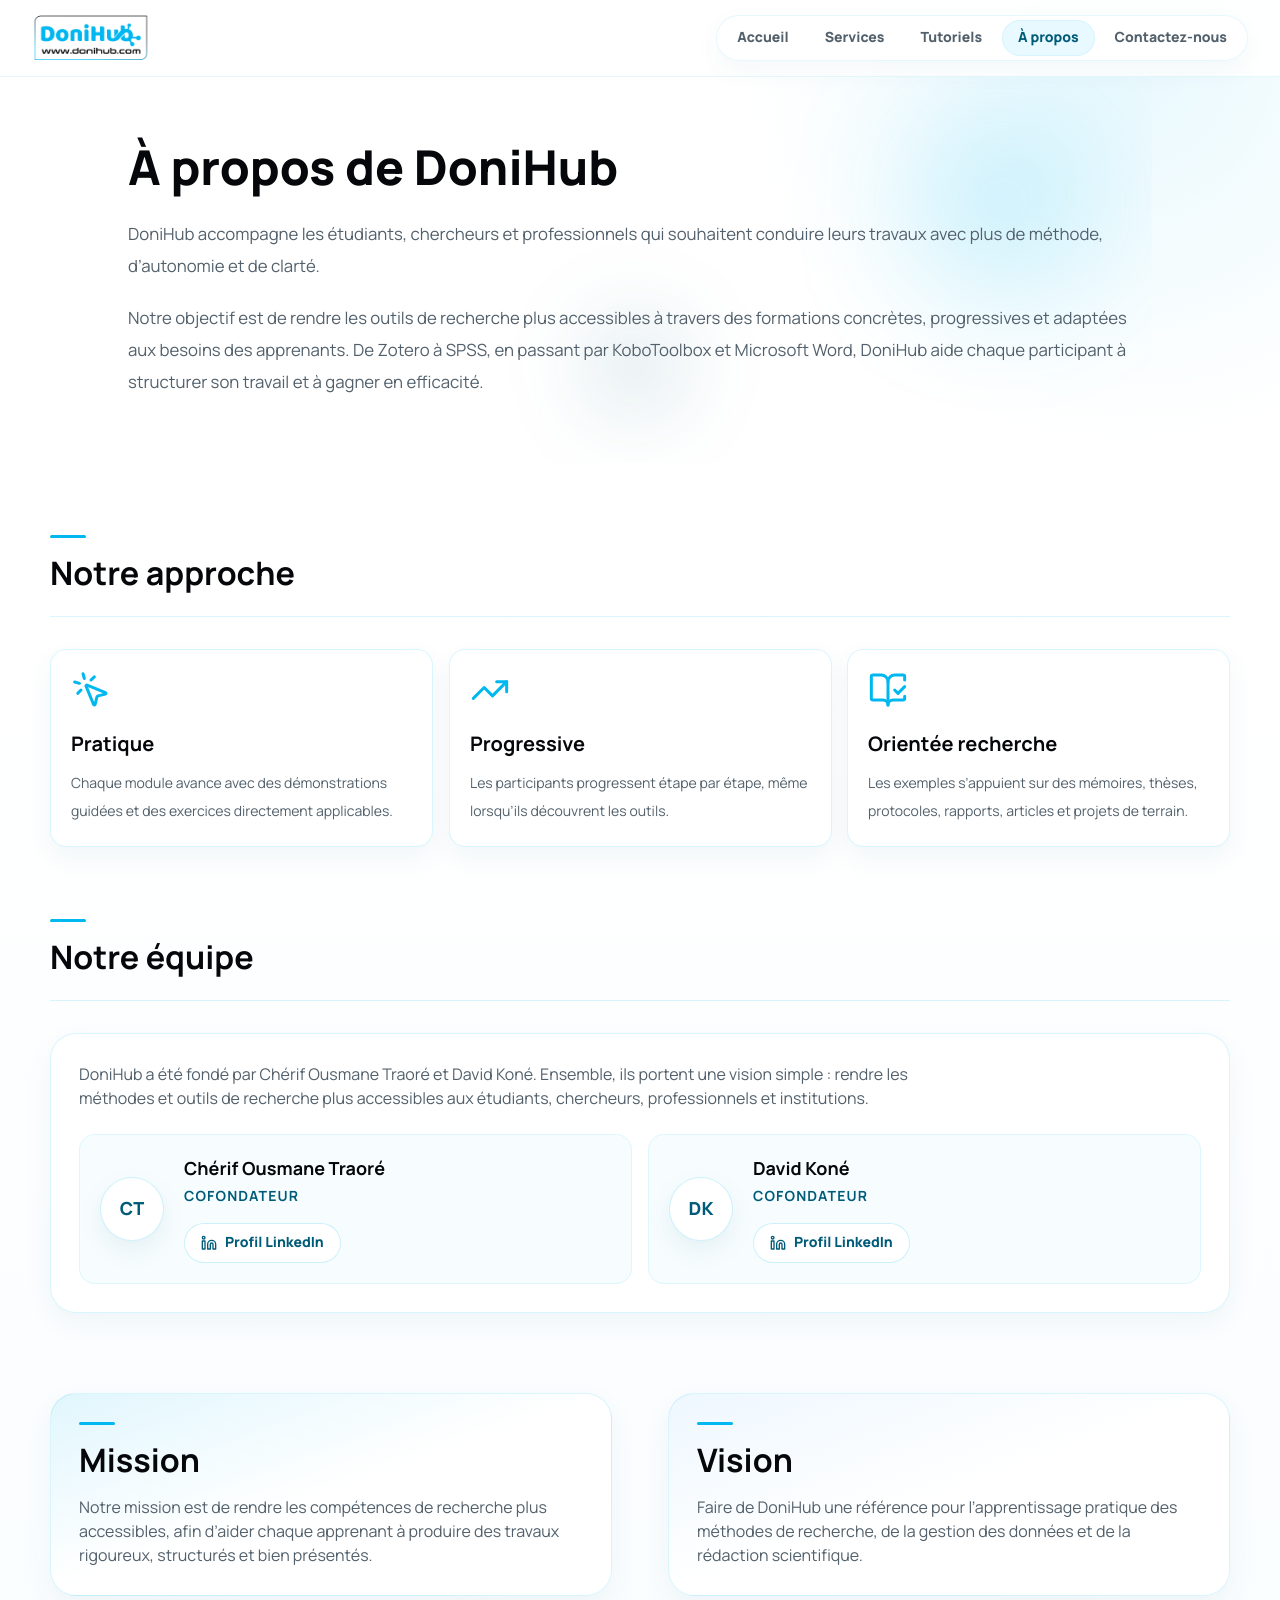
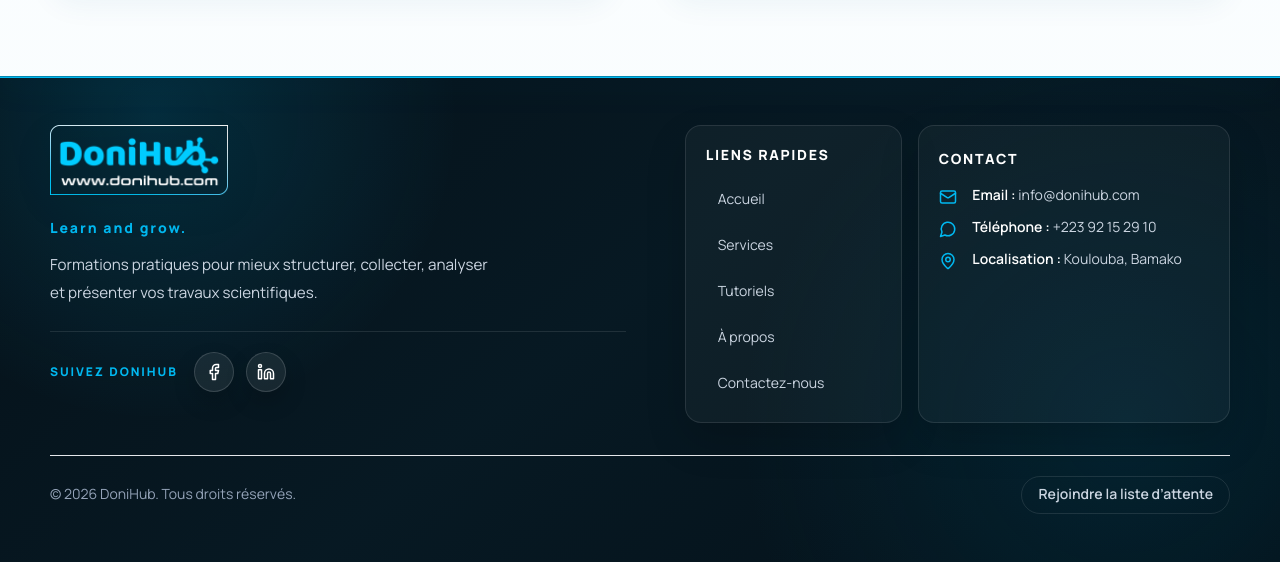
<file: a-propos.html>
<!DOCTYPE html><html lang="fr"><head><meta charSet="utf-8"/><meta name="viewport" content="width=device-width, initial-scale=1"/><link rel="preload" as="image" href="/assets/logo-donihub-full.png" fetchPriority="high"/><link rel="stylesheet" href="/_next/static/css/e09f94db3ba5eba0.css" data-precedence="next"/><link rel="preload" as="script" fetchPriority="low" href="/_next/static/chunks/webpack-be95cb0b58a51fc5.js"/><script src="/_next/static/chunks/fd9d1056-cf48984c1108c87a.js" async=""></script><script src="/_next/static/chunks/117-9ee0f5846c042013.js" async=""></script><script src="/_next/static/chunks/main-app-3489be65211097f5.js" async=""></script><script src="/_next/static/chunks/app/a-propos/page-fdd7b93e0cc218b3.js" async=""></script><script src="/_next/static/chunks/972-fe6ab53755556f79.js" async=""></script><script src="/_next/static/chunks/878-7e6203b9c206d8a6.js" async=""></script><script src="/_next/static/chunks/app/layout-3a531791f5a40429.js" async=""></script><script src="/_next/static/chunks/app/page-bf3da9fb38463d16.js" async=""></script><title>À propos de DoniHub | DoniHub</title><meta name="description" content="DoniHub accompagne les étudiants, chercheurs et professionnels dans l’usage pratique des méthodes et outils utiles aux travaux scientifiques."/><meta name="application-name" content="DoniHub"/><meta name="robots" content="index, follow"/><link rel="canonical" href="https://donihub.com"/><meta property="og:title" content="DoniHub — Formation aux outils de recherche scientifique"/><meta property="og:description" content="DoniHub forme les étudiants, chercheurs et professionnels à la méthodologie, Zotero, KoboToolbox, SPSS et Microsoft Word pour leurs travaux scientifiques."/><meta property="og:url" content="https://donihub.com"/><meta property="og:site_name" content="DoniHub"/><meta property="og:locale" content="fr_FR"/><meta property="og:image:alt" content="DoniHub - Formation aux outils de recherche scientifique"/><meta property="og:image:height" content="630"/><meta property="og:image" content="https://donihub.com/assets/og-donihub.svg"/><meta property="og:image:width" content="1200"/><meta property="og:type" content="website"/><meta name="twitter:card" content="summary_large_image"/><meta name="twitter:title" content="DoniHub — Formation aux outils de recherche scientifique"/><meta name="twitter:description" content="DoniHub forme les étudiants, chercheurs et professionnels à la méthodologie, Zotero, KoboToolbox, SPSS et Microsoft Word pour leurs travaux scientifiques."/><meta name="twitter:image" content="https://donihub.com/assets/og-donihub.svg"/><link rel="icon" href="/assets/logo-donihub-mark.png"/><script src="/_next/static/chunks/polyfills-42372ed130431b0a.js" noModule=""></script></head><body class="__variable_73ee6c font-sans"><header class="sticky top-0 z-40 border-b backdrop-blur-xl transition-all duration-300 border-brand/10 bg-white/[0.88]"><div class="mx-auto flex max-w-7xl items-center justify-between gap-4 px-4 py-1.5 sm:px-6 lg:gap-5 lg:px-8"><a aria-label="Accueil DoniHub" class="-ml-1 inline-flex shrink-0 rounded-2xl p-1 transition duration-200 hover:bg-brand-soft/60" href="/"><img alt="Logo DoniHub" fetchPriority="high" width="140" height="66" decoding="async" data-nimg="1" class="h-auto w-[104px] sm:w-[118px]" style="color:transparent" src="/assets/logo-donihub-full.png"/></a><button type="button" class="inline-flex h-10 w-10 items-center justify-center rounded-2xl border border-brand/20 bg-white/85 text-brand-dark shadow-[0_10px_24px_rgba(0,91,120,0.08)] transition duration-200 hover:border-brand/45 hover:bg-brand-soft lg:hidden" aria-label="Ouvrir le menu de navigation" aria-expanded="false" aria-controls="primary-nav"><svg xmlns="http://www.w3.org/2000/svg" width="22" height="22" viewBox="0 0 24 24" fill="none" stroke="currentColor" stroke-width="2" stroke-linecap="round" stroke-linejoin="round" class="lucide lucide-menu" aria-hidden="true"><line x1="4" x2="20" y1="12" y2="12"></line><line x1="4" x2="20" y1="6" y2="6"></line><line x1="4" x2="20" y1="18" y2="18"></line></svg></button><nav id="primary-nav" aria-label="Navigation principale" class="hidden absolute left-3 right-3 top-[calc(100%+0.55rem)] z-50 max-h-[calc(100vh-5rem)] flex-col gap-1.5 overflow-y-auto rounded-[22px] border border-brand/15 bg-white p-2.5 shadow-panel sm:left-4 sm:right-4 lg:static lg:flex lg:max-h-none lg:flex-row lg:items-center lg:gap-1 lg:overflow-visible lg:rounded-full lg:border lg:border-brand/10 lg:bg-white/70 lg:p-1 lg:shadow-[0_10px_28px_rgba(0,91,120,0.045)]"><a class="rounded-2xl px-4 py-2.5 text-sm font-extrabold transition duration-200 hover:-translate-y-0.5 lg:rounded-full lg:px-4 lg:py-2 text-muted hover:bg-brand-soft/65 hover:text-brand-dark" href="/">Accueil</a><a class="rounded-2xl px-4 py-2.5 text-sm font-extrabold transition duration-200 hover:-translate-y-0.5 lg:rounded-full lg:px-4 lg:py-2 text-muted hover:bg-brand-soft/65 hover:text-brand-dark" href="/services">Services</a><a class="rounded-2xl px-4 py-2.5 text-sm font-extrabold transition duration-200 hover:-translate-y-0.5 lg:rounded-full lg:px-4 lg:py-2 text-muted hover:bg-brand-soft/65 hover:text-brand-dark" href="/tutoriels">Tutoriels</a><a aria-current="page" class="rounded-2xl px-4 py-2.5 text-sm font-extrabold transition duration-200 hover:-translate-y-0.5 lg:rounded-full lg:px-4 lg:py-2 bg-brand-soft text-brand-dark shadow-[inset_0_0_0_1px_rgba(0,184,240,0.08)]" href="/a-propos">À propos</a><a class="rounded-2xl px-4 py-2.5 text-sm font-extrabold transition duration-200 hover:-translate-y-0.5 lg:rounded-full lg:px-4 lg:py-2 text-muted hover:bg-brand-soft/65 hover:text-brand-dark" href="/contactez-nous">Contactez-nous</a></nav></div></header><main><section class="container-page immersive-section max-w-5xl py-10 sm:py-12 lg:py-16"><span aria-hidden="true" data-parallax="20" class="parallax-layer parallax-layer-primary"></span><span aria-hidden="true" data-parallax="-14" class="parallax-layer parallax-layer-secondary"></span><h1 data-scroll-reveal="fade-left" class="page-title">À propos de DoniHub</h1><div data-scroll-reveal="fade-left" style="--reveal-delay:80ms" class="mt-5 grid gap-4 text-[0.95rem] leading-7 text-muted sm:mt-6 sm:gap-5 sm:text-[1.05rem] sm:leading-8"><p>DoniHub accompagne les étudiants, chercheurs et professionnels qui souhaitent conduire leurs travaux avec plus de méthode, d’autonomie et de clarté.</p><p>Notre objectif est de rendre les outils de recherche plus accessibles à travers des formations concrètes, progressives et adaptées aux besoins des apprenants. De Zotero à SPSS, en passant par KoboToolbox et Microsoft Word, DoniHub aide chaque participant à structurer son travail et à gagner en efficacité.</p></div></section><section class="container-page py-10 sm:py-12 lg:py-[4.5rem]"><div data-scroll-reveal="true" class="mb-7 border-b border-brand/15 pb-5 sm:mb-8 sm:pb-6"><h2 class="section-title title-rule">Notre approche</h2></div><div class="grid gap-4 md:grid-cols-3"><article data-scroll-reveal="scale" data-tilt-card="true" style="--reveal-delay:0ms" class="service-card"><svg xmlns="http://www.w3.org/2000/svg" width="24" height="24" viewBox="0 0 24 24" fill="none" stroke="currentColor" stroke-width="1.8" stroke-linecap="round" stroke-linejoin="round" class="lucide lucide-mouse-pointer-click mb-5 h-10 w-10 text-brand" aria-hidden="true"><path d="M14 4.1 12 6"></path><path d="m5.1 8-2.9-.8"></path><path d="m6 12-1.9 2"></path><path d="M7.2 2.2 8 5.1"></path><path d="M9.037 9.69a.498.498 0 0 1 .653-.653l11 4.5a.5.5 0 0 1-.074.949l-4.349 1.041a1 1 0 0 0-.74.739l-1.04 4.35a.5.5 0 0 1-.95.074z"></path></svg><h3 class="mb-3 text-lg font-bold sm:text-xl">Pratique</h3><p class="text-sm leading-7 text-muted">Chaque module avance avec des démonstrations guidées et des exercices directement applicables.</p></article><article data-scroll-reveal="scale" data-tilt-card="true" style="--reveal-delay:80ms" class="service-card"><svg xmlns="http://www.w3.org/2000/svg" width="24" height="24" viewBox="0 0 24 24" fill="none" stroke="currentColor" stroke-width="1.8" stroke-linecap="round" stroke-linejoin="round" class="lucide lucide-trending-up mb-5 h-10 w-10 text-brand" aria-hidden="true"><polyline points="22 7 13.5 15.5 8.5 10.5 2 17"></polyline><polyline points="16 7 22 7 22 13"></polyline></svg><h3 class="mb-3 text-lg font-bold sm:text-xl">Progressive</h3><p class="text-sm leading-7 text-muted">Les participants progressent étape par étape, même lorsqu’ils découvrent les outils.</p></article><article data-scroll-reveal="scale" data-tilt-card="true" style="--reveal-delay:160ms" class="service-card"><svg xmlns="http://www.w3.org/2000/svg" width="24" height="24" viewBox="0 0 24 24" fill="none" stroke="currentColor" stroke-width="1.8" stroke-linecap="round" stroke-linejoin="round" class="lucide lucide-book-open-check mb-5 h-10 w-10 text-brand" aria-hidden="true"><path d="M12 21V7"></path><path d="m16 12 2 2 4-4"></path><path d="M22 6V4a1 1 0 0 0-1-1h-5a4 4 0 0 0-4 4 4 4 0 0 0-4-4H3a1 1 0 0 0-1 1v13a1 1 0 0 0 1 1h6a3 3 0 0 1 3 3 3 3 0 0 1 3-3h6a1 1 0 0 0 1-1v-1.3"></path></svg><h3 class="mb-3 text-lg font-bold sm:text-xl">Orientée recherche</h3><p class="text-sm leading-7 text-muted">Les exemples s’appuient sur des mémoires, thèses, protocoles, rapports, articles et projets de terrain.</p></article></div></section><section class="container-page pb-12 sm:pb-14 lg:pb-20"><div data-scroll-reveal="true" class="mb-7 border-b border-brand/15 pb-5 sm:mb-8 sm:pb-6"><h2 class="section-title title-rule">Notre équipe</h2></div><div data-scroll-reveal="fade-left" data-tilt-card="true" class="rounded-[22px] border border-brand/15 bg-white p-5 shadow-[0_10px_28px_rgba(0,91,120,0.055)] sm:rounded-[26px] sm:p-7"><p class="max-w-4xl text-[0.95rem] leading-7 text-muted sm:text-base">DoniHub a été fondé par Chérif Ousmane Traoré et David Koné. Ensemble, ils portent une vision simple : rendre les méthodes et outils de recherche plus accessibles aux étudiants, chercheurs, professionnels et institutions.</p><div class="mt-6 grid gap-4 md:grid-cols-2"><article data-scroll-reveal="scale" data-tilt-card="true" style="--reveal-delay:70ms" class="flex flex-col gap-4 rounded-2xl border border-brand/10 bg-brand-soft/35 p-4 sm:flex-row sm:items-center sm:gap-5 sm:p-5"><div class="grid h-16 w-16 shrink-0 place-items-center rounded-full border border-brand/20 bg-white text-lg font-extrabold text-brand-dark shadow-[0_10px_24px_rgba(0,91,120,0.08)]">CT</div><div class="min-w-0"><h3 class="text-lg font-bold text-ink">Chérif Ousmane Traoré</h3><p class="mt-1 text-sm font-bold uppercase tracking-[0.08em] text-brand-dark">Cofondateur</p><a href="https://www.linkedin.com/in/cherif-ousmane-traore-4a574020a/" target="_blank" rel="noopener noreferrer" data-pressable="true" class="mt-4 inline-flex min-h-10 w-full items-center justify-center gap-2 rounded-full border border-brand/20 bg-white px-4 py-2 text-sm font-extrabold text-brand-dark transition duration-200 hover:-translate-y-0.5 hover:border-brand hover:bg-brand hover:text-[#06131a] sm:w-auto"><svg xmlns="http://www.w3.org/2000/svg" width="16" height="16" viewBox="0 0 24 24" fill="none" stroke="currentColor" stroke-width="2" stroke-linecap="round" stroke-linejoin="round" class="lucide lucide-linkedin" aria-hidden="true"><path d="M16 8a6 6 0 0 1 6 6v7h-4v-7a2 2 0 0 0-2-2 2 2 0 0 0-2 2v7h-4v-7a6 6 0 0 1 6-6z"></path><rect width="4" height="12" x="2" y="9"></rect><circle cx="4" cy="4" r="2"></circle></svg>Profil LinkedIn</a></div></article><article data-scroll-reveal="scale" data-tilt-card="true" style="--reveal-delay:140ms" class="flex flex-col gap-4 rounded-2xl border border-brand/10 bg-brand-soft/35 p-4 sm:flex-row sm:items-center sm:gap-5 sm:p-5"><div class="grid h-16 w-16 shrink-0 place-items-center rounded-full border border-brand/20 bg-white text-lg font-extrabold text-brand-dark shadow-[0_10px_24px_rgba(0,91,120,0.08)]">DK</div><div class="min-w-0"><h3 class="text-lg font-bold text-ink">David Koné</h3><p class="mt-1 text-sm font-bold uppercase tracking-[0.08em] text-brand-dark">Cofondateur</p><a href="https://www.linkedin.com/in/iamdavidkone/" target="_blank" rel="noopener noreferrer" data-pressable="true" class="mt-4 inline-flex min-h-10 w-full items-center justify-center gap-2 rounded-full border border-brand/20 bg-white px-4 py-2 text-sm font-extrabold text-brand-dark transition duration-200 hover:-translate-y-0.5 hover:border-brand hover:bg-brand hover:text-[#06131a] sm:w-auto"><svg xmlns="http://www.w3.org/2000/svg" width="16" height="16" viewBox="0 0 24 24" fill="none" stroke="currentColor" stroke-width="2" stroke-linecap="round" stroke-linejoin="round" class="lucide lucide-linkedin" aria-hidden="true"><path d="M16 8a6 6 0 0 1 6 6v7h-4v-7a2 2 0 0 0-2-2 2 2 0 0 0-2 2v7h-4v-7a6 6 0 0 1 6-6z"></path><rect width="4" height="12" x="2" y="9"></rect><circle cx="4" cy="4" r="2"></circle></svg>Profil LinkedIn</a></div></article></div></div></section><section class="container-page grid gap-8 pb-20 lg:grid-cols-2 lg:gap-14"><article data-scroll-reveal="fade-left" data-tilt-card="true" class="rounded-[22px] border border-brand/15 bg-gradient-to-br from-brand/10 via-white to-white p-5 shadow-[0_10px_28px_rgba(0,91,120,0.055)] sm:rounded-[26px] sm:p-7"><h2 class="section-title title-rule">Mission</h2><p class="mt-3.5 text-[0.95rem] leading-7 text-muted sm:mt-4 sm:text-base">Notre mission est de rendre les compétences de recherche plus accessibles, afin d’aider chaque apprenant à produire des travaux rigoureux, structurés et bien présentés.</p></article><article data-scroll-reveal="fade-right" data-tilt-card="true" style="--reveal-delay:80ms" class="rounded-[22px] border border-brand/15 bg-gradient-to-br from-[#eef7ff] via-white to-white p-5 shadow-[0_10px_28px_rgba(0,91,120,0.055)] sm:rounded-[26px] sm:p-7"><h2 class="section-title title-rule">Vision</h2><p class="mt-3.5 text-[0.95rem] leading-7 text-muted sm:mt-4 sm:text-base">Faire de DoniHub une référence pour l’apprentissage pratique des méthodes de recherche, de la gestion des données et de la rédaction scientifique.</p></article></section></main><footer class="site-footer relative overflow-hidden border-t border-brand/70 text-slate-200"><div class="container-page relative z-10 py-7 sm:py-10 lg:py-12"><div class="grid gap-7 lg:grid-cols-[1.05fr_.95fr] lg:items-start lg:gap-8"><div class="max-w-xl"><a aria-label="Accueil DoniHub" class="inline-flex w-fit transition duration-200 hover:-translate-y-0.5" href="/"><img alt="Logo DoniHub" loading="lazy" width="720" height="284" decoding="async" data-nimg="1" class="h-auto w-[154px] drop-shadow-[0_10px_20px_rgba(0,0,0,0.22)] sm:w-[178px]" style="color:transparent" src="/assets/logo-donihub-footer.png"/></a><h2 class="sr-only">DoniHub</h2><p class="mt-4 text-sm font-extrabold tracking-[0.14em] text-brand">Learn and grow.</p><p class="mt-3 max-w-md text-sm leading-7 text-slate-300 sm:text-[0.95rem]">Formations pratiques pour mieux structurer, collecter, analyser et présenter vos travaux scientifiques.</p><div class="mt-6 flex flex-wrap items-center gap-3 border-t border-white/10 pt-5 sm:gap-4"><p class="text-xs font-extrabold uppercase tracking-[0.16em] text-brand">Suivez DoniHub</p><div class="flex flex-wrap gap-3 " aria-label="Réseaux sociaux DoniHub"><a href="https://www.facebook.com/donihub223" target="_blank" rel="noopener noreferrer" aria-label="Ouvrir la page Facebook de DoniHub" data-pressable="true" class="group grid h-8 w-8 place-items-center rounded-full border p-0 transition duration-200 hover:-translate-y-0.5 sm:h-10 sm:w-10 border-white/15 bg-white/[0.07] text-white shadow-[0_10px_22px_rgba(0,0,0,0.18)] hover:border-brand/60 hover:bg-brand hover:text-[#06131a]"><span class="grid h-full w-full place-items-center rounded-full transition"><svg xmlns="http://www.w3.org/2000/svg" width="18" height="18" viewBox="0 0 24 24" fill="none" stroke="currentColor" stroke-width="2" stroke-linecap="round" stroke-linejoin="round" class="lucide lucide-facebook" aria-hidden="true"><path d="M18 2h-3a5 5 0 0 0-5 5v3H7v4h3v8h4v-8h3l1-4h-4V7a1 1 0 0 1 1-1h3z"></path></svg></span></a><a href="https://www.linkedin.com/company/donihub/" target="_blank" rel="noopener noreferrer" aria-label="Ouvrir la page LinkedIn de DoniHub" data-pressable="true" class="group grid h-8 w-8 place-items-center rounded-full border p-0 transition duration-200 hover:-translate-y-0.5 sm:h-10 sm:w-10 border-white/15 bg-white/[0.07] text-white shadow-[0_10px_22px_rgba(0,0,0,0.18)] hover:border-brand/60 hover:bg-brand hover:text-[#06131a]"><span class="grid h-full w-full place-items-center rounded-full transition"><svg xmlns="http://www.w3.org/2000/svg" width="18" height="18" viewBox="0 0 24 24" fill="none" stroke="currentColor" stroke-width="2" stroke-linecap="round" stroke-linejoin="round" class="lucide lucide-linkedin" aria-hidden="true"><path d="M16 8a6 6 0 0 1 6 6v7h-4v-7a2 2 0 0 0-2-2 2 2 0 0 0-2 2v7h-4v-7a6 6 0 0 1 6-6z"></path><rect width="4" height="12" x="2" y="9"></rect><circle cx="4" cy="4" r="2"></circle></svg></span></a></div></div></div><div class="grid gap-4 md:grid-cols-[0.82fr_1.18fr]"><nav class="rounded-2xl border border-white/10 bg-white/[0.035] p-5 shadow-[0_18px_40px_rgba(0,0,0,0.16)]" aria-label="Liens rapides du pied de page"><h3 class="mb-4 text-sm font-extrabold uppercase tracking-[0.12em] text-white">Liens rapides</h3><div class="grid gap-2.5 text-sm"><a class="group inline-flex items-center justify-between rounded-xl px-3 py-2 text-slate-300 transition hover:bg-white/[0.055] hover:text-white" href="/"><span>Accueil</span><span aria-hidden="true" class="h-1.5 w-1.5 rounded-full bg-brand opacity-0 transition group-hover:opacity-100"></span></a><a class="group inline-flex items-center justify-between rounded-xl px-3 py-2 text-slate-300 transition hover:bg-white/[0.055] hover:text-white" href="/services"><span>Services</span><span aria-hidden="true" class="h-1.5 w-1.5 rounded-full bg-brand opacity-0 transition group-hover:opacity-100"></span></a><a class="group inline-flex items-center justify-between rounded-xl px-3 py-2 text-slate-300 transition hover:bg-white/[0.055] hover:text-white" href="/tutoriels"><span>Tutoriels</span><span aria-hidden="true" class="h-1.5 w-1.5 rounded-full bg-brand opacity-0 transition group-hover:opacity-100"></span></a><a class="group inline-flex items-center justify-between rounded-xl px-3 py-2 text-slate-300 transition hover:bg-white/[0.055] hover:text-white" href="/a-propos"><span>À propos</span><span aria-hidden="true" class="h-1.5 w-1.5 rounded-full bg-brand opacity-0 transition group-hover:opacity-100"></span></a><a class="group inline-flex items-center justify-between rounded-xl px-3 py-2 text-slate-300 transition hover:bg-white/[0.055] hover:text-white" href="/contactez-nous"><span>Contactez-nous</span><span aria-hidden="true" class="h-1.5 w-1.5 rounded-full bg-brand opacity-0 transition group-hover:opacity-100"></span></a></div></nav><div class="rounded-2xl border border-white/10 bg-white/[0.035] p-5 shadow-[0_18px_40px_rgba(0,0,0,0.16)]"><a class="mb-4 inline-flex text-sm font-extrabold uppercase tracking-[0.12em] text-white underline-offset-4 transition hover:text-brand hover:underline" href="/contactez-nous">Contact</a><div class="grid gap-3 text-sm text-slate-300"><div class="grid grid-cols-[1.25rem_minmax(0,1fr)] gap-2.5 sm:grid-cols-[1.35rem_minmax(0,1fr)] sm:gap-3"><svg xmlns="http://www.w3.org/2000/svg" width="18" height="18" viewBox="0 0 24 24" fill="none" stroke="currentColor" stroke-width="2" stroke-linecap="round" stroke-linejoin="round" class="lucide lucide-mail mt-0.5 text-brand" aria-hidden="true"><rect width="20" height="16" x="2" y="4" rx="2"></rect><path d="m22 7-8.97 5.7a1.94 1.94 0 0 1-2.06 0L2 7"></path></svg><p class="min-w-0"><span class="font-semibold text-white">Email<!-- --> : </span><a href="mailto:info@donihub.com" class="whitespace-nowrap text-slate-300 underline-offset-4 transition hover:text-brand hover:underline">info@donihub.com</a></p></div><div class="grid grid-cols-[1.25rem_minmax(0,1fr)] gap-2.5 sm:grid-cols-[1.35rem_minmax(0,1fr)] sm:gap-3"><svg xmlns="http://www.w3.org/2000/svg" width="18" height="18" viewBox="0 0 24 24" fill="none" stroke="currentColor" stroke-width="2" stroke-linecap="round" stroke-linejoin="round" class="lucide lucide-message-circle mt-0.5 text-brand" aria-hidden="true"><path d="M7.9 20A9 9 0 1 0 4 16.1L2 22Z"></path></svg><p class="min-w-0"><span class="font-semibold text-white">Téléphone<!-- --> : </span><a href="tel:+22392152910" class="whitespace-nowrap text-slate-300 underline-offset-4 transition hover:text-brand hover:underline">+223 92 15 29 10</a></p></div><div class="grid grid-cols-[1.25rem_minmax(0,1fr)] gap-2.5 sm:grid-cols-[1.35rem_minmax(0,1fr)] sm:gap-3"><svg xmlns="http://www.w3.org/2000/svg" width="18" height="18" viewBox="0 0 24 24" fill="none" stroke="currentColor" stroke-width="2" stroke-linecap="round" stroke-linejoin="round" class="lucide lucide-map-pin mt-0.5 text-brand" aria-hidden="true"><path d="M20 10c0 4.993-5.539 10.193-7.399 11.799a1 1 0 0 1-1.202 0C9.539 20.193 4 14.993 4 10a8 8 0 0 1 16 0"></path><circle cx="12" cy="10" r="3"></circle></svg><p class="min-w-0"><span class="font-semibold text-white">Localisation<!-- --> : </span><span class="whitespace-nowrap">Koulouba, Bamako</span></p></div></div></div></div></div><div class="mt-8 flex flex-col gap-3 border-t border-white/12 pt-5 text-sm text-slate-400 sm:flex-row sm:items-center sm:justify-between"><p>© 2026 DoniHub. Tous droits réservés.</p><a class="inline-flex w-fit items-center rounded-full border border-white/10 px-4 py-2 font-semibold text-slate-300 transition hover:border-brand/50 hover:bg-brand hover:text-[#06131a]" href="/contactez-nous#inscription">Rejoindre la liste d’attente</a></div></div></footer><script src="/_next/static/chunks/webpack-be95cb0b58a51fc5.js" async=""></script><script>(self.__next_f=self.__next_f||[]).push([0]);self.__next_f.push([2,null])</script><script>self.__next_f.push([1,"1:HL[\"/_next/static/css/e09f94db3ba5eba0.css\",\"style\"]\n"])</script><script>self.__next_f.push([1,"2:I[2846,[],\"\"]\n4:I[6097,[\"457\",\"static/chunks/app/a-propos/page-fdd7b93e0cc218b3.js\"],\"ScrollReveal\"]\n5:I[4707,[],\"\"]\n6:I[6423,[],\"\"]\n7:I[9587,[\"972\",\"static/chunks/972-fe6ab53755556f79.js\",\"878\",\"static/chunks/878-7e6203b9c206d8a6.js\",\"185\",\"static/chunks/app/layout-3a531791f5a40429.js\"],\"ImmersiveEffects\"]\n8:I[335,[\"972\",\"static/chunks/972-fe6ab53755556f79.js\",\"878\",\"static/chunks/878-7e6203b9c206d8a6.js\",\"185\",\"static/chunks/app/layout-3a531791f5a40429.js\"],\"Header\"]\n9:I[2972,[\"972\",\"static/chunks/972-fe6ab53755556f79.js\",\"878\",\"static/chunks/878-7e6203b9c206d8a6.js\",\"931\",\"static/chunks/app/page-bf3da9fb38463d16.js\"],\"\"]\na:I[5878,[\"972\",\"static/chunks/972-fe6ab53755556f79.js\",\"878\",\"static/chunks/878-7e6203b9c206d8a6.js\",\"931\",\"static/chunks/app/page-bf3da9fb38463d16.js\"],\"Image\"]\nc:I[1060,[],\"\"]\nd:[]\n"])</script><script>self.__next_f.push([1,"0:[\"$\",\"$L2\",null,{\"buildId\":\"LD3WSzDT54xJl1JRglmfx\",\"assetPrefix\":\"\",\"urlParts\":[\"\",\"a-propos\"],\"initialTree\":[\"\",{\"children\":[\"a-propos\",{\"children\":[\"__PAGE__\",{}]}]},\"$undefined\",\"$undefined\",true],\"initialSeedData\":[\"\",{\"children\":[\"a-propos\",{\"children\":[\"__PAGE__\",{},[[\"$L3\",[\"$\",\"main\",null,{\"children\":[[\"$\",\"$L4\",null,{}],[\"$\",\"section\",null,{\"className\":\"container-page immersive-section max-w-5xl py-10 sm:py-12 lg:py-16\",\"children\":[[\"$\",\"span\",null,{\"aria-hidden\":true,\"data-parallax\":\"20\",\"className\":\"parallax-layer parallax-layer-primary\"}],[\"$\",\"span\",null,{\"aria-hidden\":true,\"data-parallax\":\"-14\",\"className\":\"parallax-layer parallax-layer-secondary\"}],[\"$\",\"h1\",null,{\"data-scroll-reveal\":\"fade-left\",\"className\":\"page-title\",\"children\":\"À propos de DoniHub\"}],[\"$\",\"div\",null,{\"data-scroll-reveal\":\"fade-left\",\"style\":{\"--reveal-delay\":\"80ms\"},\"className\":\"mt-5 grid gap-4 text-[0.95rem] leading-7 text-muted sm:mt-6 sm:gap-5 sm:text-[1.05rem] sm:leading-8\",\"children\":[[\"$\",\"p\",null,{\"children\":\"DoniHub accompagne les étudiants, chercheurs et professionnels qui souhaitent conduire leurs travaux avec plus de méthode, d’autonomie et de clarté.\"}],[\"$\",\"p\",null,{\"children\":\"Notre objectif est de rendre les outils de recherche plus accessibles à travers des formations concrètes, progressives et adaptées aux besoins des apprenants. De Zotero à SPSS, en passant par KoboToolbox et Microsoft Word, DoniHub aide chaque participant à structurer son travail et à gagner en efficacité.\"}]]}]]}],[\"$\",\"section\",null,{\"className\":\"container-page py-10 sm:py-12 lg:py-[4.5rem]\",\"children\":[[\"$\",\"div\",null,{\"data-scroll-reveal\":true,\"className\":\"mb-7 border-b border-brand/15 pb-5 sm:mb-8 sm:pb-6\",\"children\":[\"$\",\"h2\",null,{\"className\":\"section-title title-rule\",\"children\":\"Notre approche\"}]}],[\"$\",\"div\",null,{\"className\":\"grid gap-4 md:grid-cols-3\",\"children\":[[\"$\",\"article\",\"Pratique\",{\"data-scroll-reveal\":\"scale\",\"data-tilt-card\":true,\"style\":{\"--reveal-delay\":\"0ms\"},\"className\":\"service-card\",\"children\":[[\"$\",\"svg\",null,{\"xmlns\":\"http://www.w3.org/2000/svg\",\"width\":24,\"height\":24,\"viewBox\":\"0 0 24 24\",\"fill\":\"none\",\"stroke\":\"currentColor\",\"strokeWidth\":1.8,\"strokeLinecap\":\"round\",\"strokeLinejoin\":\"round\",\"className\":\"lucide lucide-mouse-pointer-click mb-5 h-10 w-10 text-brand\",\"aria-hidden\":true,\"children\":[[\"$\",\"path\",\"ita8i4\",{\"d\":\"M14 4.1 12 6\"}],[\"$\",\"path\",\"1go3kf\",{\"d\":\"m5.1 8-2.9-.8\"}],[\"$\",\"path\",\"mnht97\",{\"d\":\"m6 12-1.9 2\"}],[\"$\",\"path\",\"1cfko1\",{\"d\":\"M7.2 2.2 8 5.1\"}],[\"$\",\"path\",\"s0h3yz\",{\"d\":\"M9.037 9.69a.498.498 0 0 1 .653-.653l11 4.5a.5.5 0 0 1-.074.949l-4.349 1.041a1 1 0 0 0-.74.739l-1.04 4.35a.5.5 0 0 1-.95.074z\"}],\"$undefined\"]}],[\"$\",\"h3\",null,{\"className\":\"mb-3 text-lg font-bold sm:text-xl\",\"children\":\"Pratique\"}],[\"$\",\"p\",null,{\"className\":\"text-sm leading-7 text-muted\",\"children\":\"Chaque module avance avec des démonstrations guidées et des exercices directement applicables.\"}]]}],[\"$\",\"article\",\"Progressive\",{\"data-scroll-reveal\":\"scale\",\"data-tilt-card\":true,\"style\":{\"--reveal-delay\":\"80ms\"},\"className\":\"service-card\",\"children\":[[\"$\",\"svg\",null,{\"xmlns\":\"http://www.w3.org/2000/svg\",\"width\":24,\"height\":24,\"viewBox\":\"0 0 24 24\",\"fill\":\"none\",\"stroke\":\"currentColor\",\"strokeWidth\":1.8,\"strokeLinecap\":\"round\",\"strokeLinejoin\":\"round\",\"className\":\"lucide lucide-trending-up mb-5 h-10 w-10 text-brand\",\"aria-hidden\":true,\"children\":[[\"$\",\"polyline\",\"126l90\",{\"points\":\"22 7 13.5 15.5 8.5 10.5 2 17\"}],[\"$\",\"polyline\",\"kwv8wd\",{\"points\":\"16 7 22 7 22 13\"}],\"$undefined\"]}],[\"$\",\"h3\",null,{\"className\":\"mb-3 text-lg font-bold sm:text-xl\",\"children\":\"Progressive\"}],[\"$\",\"p\",null,{\"className\":\"text-sm leading-7 text-muted\",\"children\":\"Les participants progressent étape par étape, même lorsqu’ils découvrent les outils.\"}]]}],[\"$\",\"article\",\"Orientée recherche\",{\"data-scroll-reveal\":\"scale\",\"data-tilt-card\":true,\"style\":{\"--reveal-delay\":\"160ms\"},\"className\":\"service-card\",\"children\":[[\"$\",\"svg\",null,{\"xmlns\":\"http://www.w3.org/2000/svg\",\"width\":24,\"height\":24,\"viewBox\":\"0 0 24 24\",\"fill\":\"none\",\"stroke\":\"currentColor\",\"strokeWidth\":1.8,\"strokeLinecap\":\"round\",\"strokeLinejoin\":\"round\",\"className\":\"lucide lucide-book-open-check mb-5 h-10 w-10 text-brand\",\"aria-hidden\":true,\"children\":[[\"$\",\"path\",\"gj6g52\",{\"d\":\"M12 21V7\"}],[\"$\",\"path\",\"mdajum\",{\"d\":\"m16 12 2 2 4-4\"}],[\"$\",\"path\",\"8arnkb\",{\"d\":\"M22 6V4a1 1 0 0 0-1-1h-5a4 4 0 0 0-4 4 4 4 0 0 0-4-4H3a1 1 0 0 0-1 1v13a1 1 0 0 0 1 1h6a3 3 0 0 1 3 3 3 3 0 0 1 3-3h6a1 1 0 0 0 1-1v-1.3\"}],\"$undefined\"]}],[\"$\",\"h3\",null,{\"className\":\"mb-3 text-lg font-bold sm:text-xl\",\"children\":\"Orientée recherche\"}],[\"$\",\"p\",null,{\"className\":\"text-sm leading-7 text-muted\",\"children\":\"Les exemples s’appuient sur des mémoires, thèses, protocoles, rapports, articles et projets de terrain.\"}]]}]]}]]}],[\"$\",\"section\",null,{\"className\":\"container-page pb-12 sm:pb-14 lg:pb-20\",\"children\":[[\"$\",\"div\",null,{\"data-scroll-reveal\":true,\"className\":\"mb-7 border-b border-brand/15 pb-5 sm:mb-8 sm:pb-6\",\"children\":[\"$\",\"h2\",null,{\"className\":\"section-title title-rule\",\"children\":\"Notre équipe\"}]}],[\"$\",\"div\",null,{\"data-scroll-reveal\":\"fade-left\",\"data-tilt-card\":true,\"className\":\"rounded-[22px] border border-brand/15 bg-white p-5 shadow-[0_10px_28px_rgba(0,91,120,0.055)] sm:rounded-[26px] sm:p-7\",\"children\":[[\"$\",\"p\",null,{\"className\":\"max-w-4xl text-[0.95rem] leading-7 text-muted sm:text-base\",\"children\":\"DoniHub a été fondé par Chérif Ousmane Traoré et David Koné. Ensemble, ils portent une vision simple : rendre les méthodes et outils de recherche plus accessibles aux étudiants, chercheurs, professionnels et institutions.\"}],[\"$\",\"div\",null,{\"className\":\"mt-6 grid gap-4 md:grid-cols-2\",\"children\":[[\"$\",\"article\",\"https://www.linkedin.com/in/cherif-ousmane-traore-4a574020a/\",{\"data-scroll-reveal\":\"scale\",\"data-tilt-card\":true,\"style\":{\"--reveal-delay\":\"70ms\"},\"className\":\"flex flex-col gap-4 rounded-2xl border border-brand/10 bg-brand-soft/35 p-4 sm:flex-row sm:items-center sm:gap-5 sm:p-5\",\"children\":[[\"$\",\"div\",null,{\"className\":\"grid h-16 w-16 shrink-0 place-items-center rounded-full border border-brand/20 bg-white text-lg font-extrabold text-brand-dark shadow-[0_10px_24px_rgba(0,91,120,0.08)]\",\"children\":\"CT\"}],[\"$\",\"div\",null,{\"className\":\"min-w-0\",\"children\":[[\"$\",\"h3\",null,{\"className\":\"text-lg font-bold text-ink\",\"children\":\"Chérif Ousmane Traoré\"}],[\"$\",\"p\",null,{\"className\":\"mt-1 text-sm font-bold uppercase tracking-[0.08em] text-brand-dark\",\"children\":\"Cofondateur\"}],[\"$\",\"a\",null,{\"href\":\"https://www.linkedin.com/in/cherif-ousmane-traore-4a574020a/\",\"target\":\"_blank\",\"rel\":\"noopener noreferrer\",\"data-pressable\":true,\"className\":\"mt-4 inline-flex min-h-10 w-full items-center justify-center gap-2 rounded-full border border-brand/20 bg-white px-4 py-2 text-sm font-extrabold text-brand-dark transition duration-200 hover:-translate-y-0.5 hover:border-brand hover:bg-brand hover:text-[#06131a] sm:w-auto\",\"children\":[[\"$\",\"svg\",null,{\"xmlns\":\"http://www.w3.org/2000/svg\",\"width\":16,\"height\":16,\"viewBox\":\"0 0 24 24\",\"fill\":\"none\",\"stroke\":\"currentColor\",\"strokeWidth\":2,\"strokeLinecap\":\"round\",\"strokeLinejoin\":\"round\",\"className\":\"lucide lucide-linkedin\",\"aria-hidden\":true,\"children\":[[\"$\",\"path\",\"c2jq9f\",{\"d\":\"M16 8a6 6 0 0 1 6 6v7h-4v-7a2 2 0 0 0-2-2 2 2 0 0 0-2 2v7h-4v-7a6 6 0 0 1 6-6z\"}],[\"$\",\"rect\",\"mk3on5\",{\"width\":\"4\",\"height\":\"12\",\"x\":\"2\",\"y\":\"9\"}],[\"$\",\"circle\",\"bt5ra8\",{\"cx\":\"4\",\"cy\":\"4\",\"r\":\"2\"}],\"$undefined\"]}],\"Profil LinkedIn\"]}]]}]]}],[\"$\",\"article\",\"https://www.linkedin.com/in/iamdavidkone/\",{\"data-scroll-reveal\":\"scale\",\"data-tilt-card\":true,\"style\":{\"--reveal-delay\":\"140ms\"},\"className\":\"flex flex-col gap-4 rounded-2xl border border-brand/10 bg-brand-soft/35 p-4 sm:flex-row sm:items-center sm:gap-5 sm:p-5\",\"children\":[[\"$\",\"div\",null,{\"className\":\"grid h-16 w-16 shrink-0 place-items-center rounded-full border border-brand/20 bg-white text-lg font-extrabold text-brand-dark shadow-[0_10px_24px_rgba(0,91,120,0.08)]\",\"children\":\"DK\"}],[\"$\",\"div\",null,{\"className\":\"min-w-0\",\"children\":[[\"$\",\"h3\",null,{\"className\":\"text-lg font-bold text-ink\",\"children\":\"David Koné\"}],[\"$\",\"p\",null,{\"className\":\"mt-1 text-sm font-bold uppercase tracking-[0.08em] text-brand-dark\",\"children\":\"Cofondateur\"}],[\"$\",\"a\",null,{\"href\":\"https://www.linkedin.com/in/iamdavidkone/\",\"target\":\"_blank\",\"rel\":\"noopener noreferrer\",\"data-pressable\":true,\"className\":\"mt-4 inline-flex min-h-10 w-full items-center justify-center gap-2 rounded-full border border-brand/20 bg-white px-4 py-2 text-sm font-extrabold text-brand-dark transition duration-200 hover:-translate-y-0.5 hover:border-brand hover:bg-brand hover:text-[#06131a] sm:w-auto\",\"children\":[[\"$\",\"svg\",null,{\"xmlns\":\"http://www.w3.org/2000/svg\",\"width\":16,\"height\":16,\"viewBox\":\"0 0 24 24\",\"fill\":\"none\",\"stroke\":\"currentColor\",\"strokeWidth\":2,\"strokeLinecap\":\"round\",\"strokeLinejoin\":\"round\",\"className\":\"lucide lucide-linkedin\",\"aria-hidden\":true,\"children\":[[\"$\",\"path\",\"c2jq9f\",{\"d\":\"M16 8a6 6 0 0 1 6 6v7h-4v-7a2 2 0 0 0-2-2 2 2 0 0 0-2 2v7h-4v-7a6 6 0 0 1 6-6z\"}],[\"$\",\"rect\",\"mk3on5\",{\"width\":\"4\",\"height\":\"12\",\"x\":\"2\",\"y\":\"9\"}],[\"$\",\"circle\",\"bt5ra8\",{\"cx\":\"4\",\"cy\":\"4\",\"r\":\"2\"}],\"$undefined\"]}],\"Profil LinkedIn\"]}]]}]]}]]}]]}]]}],[\"$\",\"section\",null,{\"className\":\"container-page grid gap-8 pb-20 lg:grid-cols-2 lg:gap-14\",\"children\":[[\"$\",\"article\",null,{\"data-scroll-reveal\":\"fade-left\",\"data-tilt-card\":true,\"className\":\"rounded-[22px] border border-brand/15 bg-gradient-to-br from-brand/10 via-white to-white p-5 shadow-[0_10px_28px_rgba(0,91,120,0.055)] sm:rounded-[26px] sm:p-7\",\"children\":[[\"$\",\"h2\",null,{\"className\":\"section-title title-rule\",\"children\":\"Mission\"}],[\"$\",\"p\",null,{\"className\":\"mt-3.5 text-[0.95rem] leading-7 text-muted sm:mt-4 sm:text-base\",\"children\":\"Notre mission est de rendre les compétences de recherche plus accessibles, afin d’aider chaque apprenant à produire des travaux rigoureux, structurés et bien présentés.\"}]]}],[\"$\",\"article\",null,{\"data-scroll-reveal\":\"fade-right\",\"data-tilt-card\":true,\"style\":{\"--reveal-delay\":\"80ms\"},\"className\":\"rounded-[22px] border border-brand/15 bg-gradient-to-br from-[#eef7ff] via-white to-white p-5 shadow-[0_10px_28px_rgba(0,91,120,0.055)] sm:rounded-[26px] sm:p-7\",\"children\":[[\"$\",\"h2\",null,{\"className\":\"section-title title-rule\",\"children\":\"Vision\"}],[\"$\",\"p\",null,{\"className\":\"mt-3.5 text-[0.95rem] leading-7 text-muted sm:mt-4 sm:text-base\",\"children\":\"Faire de DoniHub une référence pour l’apprentissage pratique des méthodes de recherche, de la gestion des données et de la rédaction scientifique.\"}]]}]]}]]}],null],null],null]},[null,[\"$\",\"$L5\",null,{\"parallelRouterKey\":\"children\",\"segmentPath\":[\"children\",\"a-propos\",\"children\"],\"error\":\"$undefined\",\"errorStyles\":\"$undefined\",\"errorScripts\":\"$undefined\",\"template\":[\"$\",\"$L6\",null,{}],\"templateStyles\":\"$undefined\",\"templateScripts\":\"$undefined\",\"notFound\":\"$undefined\",\"notFoundStyles\":\"$undefined\"}]],null]},[[[[\"$\",\"link\",\"0\",{\"rel\":\"stylesheet\",\"href\":\"/_next/static/css/e09f94db3ba5eba0.css\",\"precedence\":\"next\",\"crossOrigin\":\"$undefined\"}]],[\"$\",\"html\",null,{\"lang\":\"fr\",\"children\":[\"$\",\"body\",null,{\"className\":\"__variable_73ee6c font-sans\",\"children\":[[\"$\",\"$L7\",null,{}],[\"$\",\"$L8\",null,{}],[\"$\",\"$L5\",null,{\"parallelRouterKey\":\"children\",\"segmentPath\":[\"children\"],\"error\":\"$undefined\",\"errorStyles\":\"$undefined\",\"errorScripts\":\"$undefined\",\"template\":[\"$\",\"$L6\",null,{}],\"templateStyles\":\"$undefined\",\"templateScripts\":\"$undefined\",\"notFound\":[[\"$\",\"title\",null,{\"children\":\"404: This page could not be found.\"}],[\"$\",\"div\",null,{\"style\":{\"fontFamily\":\"system-ui,\\\"Segoe UI\\\",Roboto,Helvetica,Arial,sans-serif,\\\"Apple Color Emoji\\\",\\\"Segoe UI Emoji\\\"\",\"height\":\"100vh\",\"textAlign\":\"center\",\"display\":\"flex\",\"flexDirection\":\"column\",\"alignItems\":\"center\",\"justifyContent\":\"center\"},\"children\":[\"$\",\"div\",null,{\"children\":[[\"$\",\"style\",null,{\"dangerouslySetInnerHTML\":{\"__html\":\"body{color:#000;background:#fff;margin:0}.next-error-h1{border-right:1px solid rgba(0,0,0,.3)}@media (prefers-color-scheme:dark){body{color:#fff;background:#000}.next-error-h1{border-right:1px solid rgba(255,255,255,.3)}}\"}}],[\"$\",\"h1\",null,{\"className\":\"next-error-h1\",\"style\":{\"display\":\"inline-block\",\"margin\":\"0 20px 0 0\",\"padding\":\"0 23px 0 0\",\"fontSize\":24,\"fontWeight\":500,\"verticalAlign\":\"top\",\"lineHeight\":\"49px\"},\"children\":\"404\"}],[\"$\",\"div\",null,{\"style\":{\"display\":\"inline-block\"},\"children\":[\"$\",\"h2\",null,{\"style\":{\"fontSize\":14,\"fontWeight\":400,\"lineHeight\":\"49px\",\"margin\":0},\"children\":\"This page could not be found.\"}]}]]}]}]],\"notFoundStyles\":[]}],[\"$\",\"footer\",null,{\"className\":\"site-footer relative overflow-hidden border-t border-brand/70 text-slate-200\",\"children\":[\"$\",\"div\",null,{\"className\":\"container-page relative z-10 py-7 sm:py-10 lg:py-12\",\"children\":[[\"$\",\"div\",null,{\"className\":\"grid gap-7 lg:grid-cols-[1.05fr_.95fr] lg:items-start lg:gap-8\",\"children\":[[\"$\",\"div\",null,{\"className\":\"max-w-xl\",\"children\":[[\"$\",\"$L9\",null,{\"href\":\"/\",\"aria-label\":\"Accueil DoniHub\",\"className\":\"inline-flex w-fit transition duration-200 hover:-translate-y-0.5\",\"children\":[\"$\",\"$La\",null,{\"src\":\"/assets/logo-donihub-footer.png\",\"alt\":\"Logo DoniHub\",\"width\":720,\"height\":284,\"className\":\"h-auto w-[154px] drop-shadow-[0_10px_20px_rgba(0,0,0,0.22)] sm:w-[178px]\"}]}],[\"$\",\"h2\",null,{\"className\":\"sr-only\",\"children\":\"DoniHub\"}],[\"$\",\"p\",null,{\"className\":\"mt-4 text-sm font-extrabold tracking-[0.14em] text-brand\",\"children\":\"Learn and grow.\"}],[\"$\",\"p\",null,{\"className\":\"mt-3 max-w-md text-sm leading-7 text-slate-300 sm:text-[0.95rem]\",\"children\":\"Formations pratiques pour mieux structurer, collecter, analyser et présenter vos travaux scientifiques.\"}],[\"$\",\"div\",null,{\"className\":\"mt-6 flex flex-wrap items-center gap-3 border-t border-white/10 pt-5 sm:gap-4\",\"children\":[[\"$\",\"p\",null,{\"className\":\"text-xs font-extrabold uppercase tracking-[0.16em] text-brand\",\"children\":\"Suivez DoniHub\"}],[\"$\",\"div\",null,{\"className\":\"flex flex-wrap gap-3 \",\"aria-label\":\"Réseaux sociaux DoniHub\",\"children\":[[\"$\",\"a\",\"Facebook\",{\"href\":\"https://www.facebook.com/donihub223\",\"target\":\"_blank\",\"rel\":\"noopener noreferrer\",\"aria-label\":\"Ouvrir la page Facebook de DoniHub\",\"data-pressable\":true,\"className\":\"group grid h-8 w-8 place-items-center rounded-full border p-0 transition duration-200 hover:-translate-y-0.5 sm:h-10 sm:w-10 border-white/15 bg-white/[0.07] text-white shadow-[0_10px_22px_rgba(0,0,0,0.18)] hover:border-brand/60 hover:bg-brand hover:text-[#06131a]\",\"children\":[[\"$\",\"span\",null,{\"className\":\"grid h-full w-full place-items-center rounded-full transition\",\"children\":[\"$\",\"svg\",null,{\"xmlns\":\"http://www.w3.org/2000/svg\",\"width\":18,\"height\":18,\"viewBox\":\"0 0 24 24\",\"fill\":\"none\",\"stroke\":\"currentColor\",\"strokeWidth\":2,\"strokeLinecap\":\"round\",\"strokeLinejoin\":\"round\",\"className\":\"lucide lucide-facebook\",\"aria-hidden\":true,\"children\":[[\"$\",\"path\",\"1jg4f8\",{\"d\":\"M18 2h-3a5 5 0 0 0-5 5v3H7v4h3v8h4v-8h3l1-4h-4V7a1 1 0 0 1 1-1h3z\"}],\"$undefined\"]}]}],false]}],[\"$\",\"a\",\"LinkedIn\",{\"href\":\"https://www.linkedin.com/company/donihub/\",\"target\":\"_blank\",\"rel\":\"noopener noreferrer\",\"aria-label\":\"Ouvrir la page LinkedIn de DoniHub\",\"data-pressable\":true,\"className\":\"group grid h-8 w-8 place-items-center rounded-full border p-0 transition duration-200 hover:-translate-y-0.5 sm:h-10 sm:w-10 border-white/15 bg-white/[0.07] text-white shadow-[0_10px_22px_rgba(0,0,0,0.18)] hover:border-brand/60 hover:bg-brand hover:text-[#06131a]\",\"children\":[[\"$\",\"span\",null,{\"className\":\"grid h-full w-full place-items-center rounded-full transition\",\"children\":[\"$\",\"svg\",null,{\"xmlns\":\"http://www.w3.org/2000/svg\",\"width\":18,\"height\":18,\"viewBox\":\"0 0 24 24\",\"fill\":\"none\",\"stroke\":\"currentColor\",\"strokeWidth\":2,\"strokeLinecap\":\"round\",\"strokeLinejoin\":\"round\",\"className\":\"lucide lucide-linkedin\",\"aria-hidden\":true,\"children\":[[\"$\",\"path\",\"c2jq9f\",{\"d\":\"M16 8a6 6 0 0 1 6 6v7h-4v-7a2 2 0 0 0-2-2 2 2 0 0 0-2 2v7h-4v-7a6 6 0 0 1 6-6z\"}],[\"$\",\"rect\",\"mk3on5\",{\"width\":\"4\",\"height\":\"12\",\"x\":\"2\",\"y\":\"9\"}],[\"$\",\"circle\",\"bt5ra8\",{\"cx\":\"4\",\"cy\":\"4\",\"r\":\"2\"}],\"$undefined\"]}]}],false]}]]}]]}]]}],[\"$\",\"div\",null,{\"className\":\"grid gap-4 md:grid-cols-[0.82fr_1.18fr]\",\"children\":[[\"$\",\"nav\",null,{\"className\":\"rounded-2xl border border-white/10 bg-white/[0.035] p-5 shadow-[0_18px_40px_rgba(0,0,0,0.16)]\",\"aria-label\":\"Liens rapides du pied de page\",\"children\":[[\"$\",\"h3\",null,{\"className\":\"mb-4 text-sm font-extrabold uppercase tracking-[0.12em] text-white\",\"children\":\"Liens rapides\"}],[\"$\",\"div\",null,{\"className\":\"grid gap-2.5 text-sm\",\"children\":[[\"$\",\"$L9\",\"/\",{\"href\":\"/\",\"className\":\"group inline-flex items-center justify-between rounded-xl px-3 py-2 text-slate-300 transition hover:bg-white/[0.055] hover:text-white\",\"children\":[[\"$\",\"span\",null,{\"children\":\"Accueil\"}],[\"$\",\"span\",null,{\"aria-hidden\":true,\"className\":\"h-1.5 w-1.5 rounded-full bg-brand opacity-0 transition group-hover:opacity-100\"}]]}],[\"$\",\"$L9\",\"/services\",{\"href\":\"/services\",\"className\":\"group inline-flex items-center justify-between rounded-xl px-3 py-2 text-slate-300 transition hover:bg-white/[0.055] hover:text-white\",\"children\":[[\"$\",\"span\",null,{\"children\":\"Services\"}],[\"$\",\"span\",null,{\"aria-hidden\":true,\"className\":\"h-1.5 w-1.5 rounded-full bg-brand opacity-0 transition group-hover:opacity-100\"}]]}],[\"$\",\"$L9\",\"/tutoriels\",{\"href\":\"/tutoriels\",\"className\":\"group inline-flex items-center justify-between rounded-xl px-3 py-2 text-slate-300 transition hover:bg-white/[0.055] hover:text-white\",\"children\":[[\"$\",\"span\",null,{\"children\":\"Tutoriels\"}],[\"$\",\"span\",null,{\"aria-hidden\":true,\"className\":\"h-1.5 w-1.5 rounded-full bg-brand opacity-0 transition group-hover:opacity-100\"}]]}],[\"$\",\"$L9\",\"/a-propos\",{\"href\":\"/a-propos\",\"className\":\"group inline-flex items-center justify-between rounded-xl px-3 py-2 text-slate-300 transition hover:bg-white/[0.055] hover:text-white\",\"children\":[[\"$\",\"span\",null,{\"children\":\"À propos\"}],[\"$\",\"span\",null,{\"aria-hidden\":true,\"className\":\"h-1.5 w-1.5 rounded-full bg-brand opacity-0 transition group-hover:opacity-100\"}]]}],[\"$\",\"$L9\",\"/contactez-nous\",{\"href\":\"/contactez-nous\",\"className\":\"group inline-flex items-center justify-between rounded-xl px-3 py-2 text-slate-300 transition hover:bg-white/[0.055] hover:text-white\",\"children\":[[\"$\",\"span\",null,{\"children\":\"Contactez-nous\"}],[\"$\",\"span\",null,{\"aria-hidden\":true,\"className\":\"h-1.5 w-1.5 rounded-full bg-brand opacity-0 transition group-hover:opacity-100\"}]]}]]}]]}],[\"$\",\"div\",null,{\"className\":\"rounded-2xl border border-white/10 bg-white/[0.035] p-5 shadow-[0_18px_40px_rgba(0,0,0,0.16)]\",\"children\":[[\"$\",\"$L9\",null,{\"href\":\"/contactez-nous\",\"className\":\"mb-4 inline-flex text-sm font-extrabold uppercase tracking-[0.12em] text-white underline-offset-4 transition hover:text-brand hover:underline\",\"children\":\"Contact\"}],[\"$\",\"div\",null,{\"className\":\"grid gap-3 text-sm text-slate-300\",\"children\":[[\"$\",\"div\",\"Email\",{\"className\":\"grid grid-cols-[1.25rem_minmax(0,1fr)] gap-2.5 sm:grid-cols-[1.35rem_minmax(0,1fr)] sm:gap-3\",\"children\":[[\"$\",\"svg\",null,{\"xmlns\":\"http://www.w3.org/2000/svg\",\"width\":18,\"height\":18,\"viewBox\":\"0 0 24 24\",\"fill\":\"none\",\"stroke\":\"currentColor\",\"strokeWidth\":2,\"strokeLinecap\":\"round\",\"strokeLinejoin\":\"round\",\"className\":\"lucide lucide-mail mt-0.5 text-brand\",\"aria-hidden\":true,\"children\":[[\"$\",\"rect\",\"18n3k1\",{\"width\":\"20\",\"height\":\"16\",\"x\":\"2\",\"y\":\"4\",\"rx\":\"2\"}],[\"$\",\"path\",\"1ocrg3\",{\"d\":\"m22 7-8.97 5.7a1.94 1.94 0 0 1-2.06 0L2 7\"}],\"$undefined\"]}],[\"$\",\"p\",null,{\"className\":\"min-w-0\",\"children\":[[\"$\",\"span\",null,{\"className\":\"font-semibold text-white\",\"children\":[\"Email\",\" : \"]}],[\"$\",\"a\",null,{\"href\":\"mailto:info@donihub.com\",\"className\":\"whitespace-nowrap text-slate-300 underline-offset-4 transition hover:text-brand hover:underline\",\"children\":\"info@donihub.com\"}]]}]]}],[\"$\",\"div\",\"Téléphone\",{\"className\":\"grid grid-cols-[1.25rem_minmax(0,1fr)] gap-2.5 sm:grid-cols-[1.35rem_minmax(0,1fr)] sm:gap-3\",\"children\":[[\"$\",\"svg\",null,{\"xmlns\":\"http://www.w3.org/2000/svg\",\"width\":18,\"height\":18,\"viewBox\":\"0 0 24 24\",\"fill\":\"none\",\"stroke\":\"currentColor\",\"strokeWidth\":2,\"strokeLinecap\":\"round\",\"strokeLinejoin\":\"round\",\"className\":\"lucide lucide-message-circle mt-0.5 text-brand\",\"aria-hidden\":true,\"children\":[[\"$\",\"path\",\"vv11sd\",{\"d\":\"M7.9 20A9 9 0 1 0 4 16.1L2 22Z\"}],\"$undefined\"]}],[\"$\",\"p\",null,{\"className\":\"min-w-0\",\"children\":[[\"$\",\"span\",null,{\"className\":\"font-semibold text-white\",\"children\":[\"Téléphone\",\" : \"]}],[\"$\",\"a\",null,{\"href\":\"tel:+22392152910\",\"className\":\"whitespace-nowrap text-slate-300 underline-offset-4 transition hover:text-brand hover:underline\",\"children\":\"+223 92 15 29 10\"}]]}]]}],[\"$\",\"div\",\"Localisation\",{\"className\":\"grid grid-cols-[1.25rem_minmax(0,1fr)] gap-2.5 sm:grid-cols-[1.35rem_minmax(0,1fr)] sm:gap-3\",\"children\":[[\"$\",\"svg\",null,{\"xmlns\":\"http://www.w3.org/2000/svg\",\"width\":18,\"height\":18,\"viewBox\":\"0 0 24 24\",\"fill\":\"none\",\"stroke\":\"currentColor\",\"strokeWidth\":2,\"strokeLinecap\":\"round\",\"strokeLinejoin\":\"round\",\"className\":\"lucide lucide-map-pin mt-0.5 text-brand\",\"aria-hidden\":true,\"children\":[[\"$\",\"path\",\"1r0f0z\",{\"d\":\"M20 10c0 4.993-5.539 10.193-7.399 11.799a1 1 0 0 1-1.202 0C9.539 20.193 4 14.993 4 10a8 8 0 0 1 16 0\"}],[\"$\",\"circle\",\"ilqhr7\",{\"cx\":\"12\",\"cy\":\"10\",\"r\":\"3\"}],\"$undefined\"]}],[\"$\",\"p\",null,{\"className\":\"min-w-0\",\"children\":[[\"$\",\"span\",null,{\"className\":\"font-semibold text-white\",\"children\":[\"Localisation\",\" : \"]}],[\"$\",\"span\",null,{\"className\":\"whitespace-nowrap\",\"children\":\"Koulouba, Bamako\"}]]}]]}]]}]]}]]}]]}],[\"$\",\"div\",null,{\"className\":\"mt-8 flex flex-col gap-3 border-t border-white/12 pt-5 text-sm text-slate-400 sm:flex-row sm:items-center sm:justify-between\",\"children\":[[\"$\",\"p\",null,{\"children\":\"© 2026 DoniHub. Tous droits réservés.\"}],[\"$\",\"$L9\",null,{\"href\":\"/contactez-nous#inscription\",\"className\":\"inline-flex w-fit items-center rounded-full border border-white/10 px-4 py-2 font-semibold text-slate-300 transition hover:border-brand/50 hover:bg-brand hover:text-[#06131a]\",\"children\":\"Rejoindre la liste d’attente\"}]]}]]}]}]]}]}]],null],null],\"couldBeIntercepted\":false,\"initialHead\":[null,\"$Lb\"],\"globalErrorComponent\":\"$c\",\"missingSlots\":\"$Wd\"}]\n"])</script><script>self.__next_f.push([1,"b:[[\"$\",\"meta\",\"0\",{\"name\":\"viewport\",\"content\":\"width=device-width, initial-scale=1\"}],[\"$\",\"meta\",\"1\",{\"charSet\":\"utf-8\"}],[\"$\",\"title\",\"2\",{\"children\":\"À propos de DoniHub | DoniHub\"}],[\"$\",\"meta\",\"3\",{\"name\":\"description\",\"content\":\"DoniHub accompagne les étudiants, chercheurs et professionnels dans l’usage pratique des méthodes et outils utiles aux travaux scientifiques.\"}],[\"$\",\"meta\",\"4\",{\"name\":\"application-name\",\"content\":\"DoniHub\"}],[\"$\",\"meta\",\"5\",{\"name\":\"robots\",\"content\":\"index, follow\"}],[\"$\",\"link\",\"6\",{\"rel\":\"canonical\",\"href\":\"https://donihub.com\"}],[\"$\",\"meta\",\"7\",{\"property\":\"og:title\",\"content\":\"DoniHub — Formation aux outils de recherche scientifique\"}],[\"$\",\"meta\",\"8\",{\"property\":\"og:description\",\"content\":\"DoniHub forme les étudiants, chercheurs et professionnels à la méthodologie, Zotero, KoboToolbox, SPSS et Microsoft Word pour leurs travaux scientifiques.\"}],[\"$\",\"meta\",\"9\",{\"property\":\"og:url\",\"content\":\"https://donihub.com\"}],[\"$\",\"meta\",\"10\",{\"property\":\"og:site_name\",\"content\":\"DoniHub\"}],[\"$\",\"meta\",\"11\",{\"property\":\"og:locale\",\"content\":\"fr_FR\"}],[\"$\",\"meta\",\"12\",{\"property\":\"og:image:alt\",\"content\":\"DoniHub - Formation aux outils de recherche scientifique\"}],[\"$\",\"meta\",\"13\",{\"property\":\"og:image:height\",\"content\":\"630\"}],[\"$\",\"meta\",\"14\",{\"property\":\"og:image\",\"content\":\"https://donihub.com/assets/og-donihub.svg\"}],[\"$\",\"meta\",\"15\",{\"property\":\"og:image:width\",\"content\":\"1200\"}],[\"$\",\"meta\",\"16\",{\"property\":\"og:type\",\"content\":\"website\"}],[\"$\",\"meta\",\"17\",{\"name\":\"twitter:card\",\"content\":\"summary_large_image\"}],[\"$\",\"meta\",\"18\",{\"name\":\"twitter:title\",\"content\":\"DoniHub — Formation aux outils de recherche scientifique\"}],[\"$\",\"meta\",\"19\",{\"name\":\"twitter:description\",\"content\":\"DoniHub forme les étudiants, chercheurs et professionnels à la méthodologie, Zotero, KoboToolbox, SPSS et Microsoft Word pour leurs travaux scientifiques.\"}],[\"$\",\"meta\",\"20\",{\"name\":\"twitter:image\",\"content\":\"https://donihub.com/assets/og-donihub.svg\"}],[\"$\",\"link\",\"21\",{\"rel\":\"icon\",\"href\":\"/assets/logo-donihub-mark.png\"}]]\n"])</script><script>self.__next_f.push([1,"3:null\n"])</script></body></html>
</file>
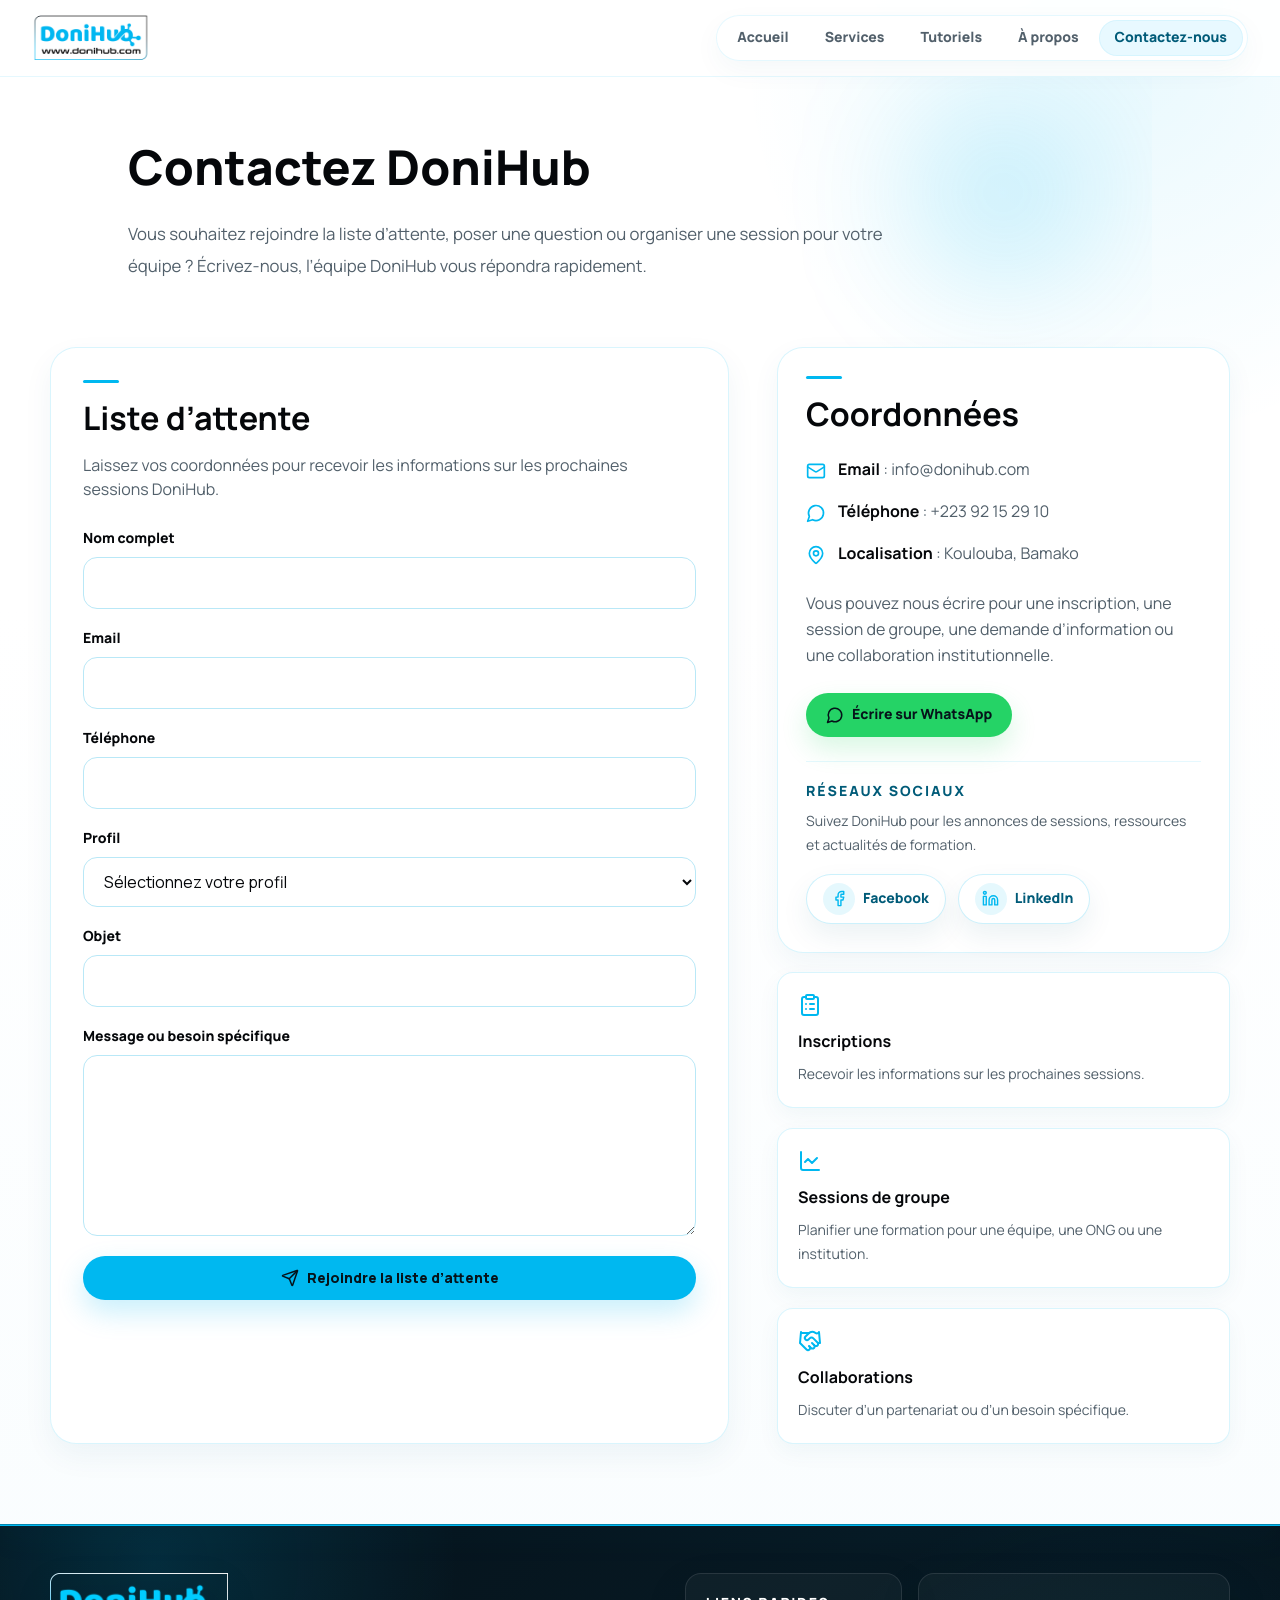
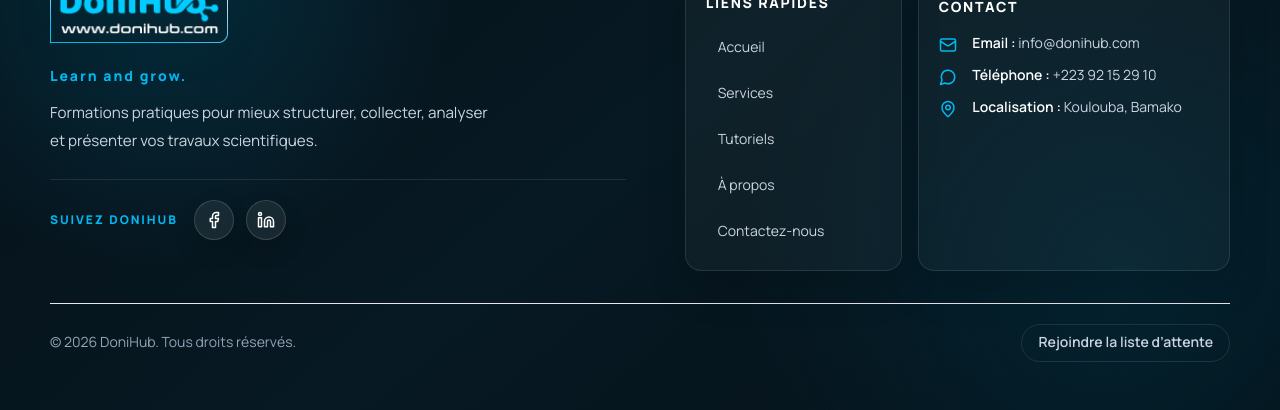
<file: contactez-nous.html>
<!DOCTYPE html><html lang="fr"><head><meta charSet="utf-8"/><meta name="viewport" content="width=device-width, initial-scale=1"/><link rel="preload" as="image" href="/assets/logo-donihub-full.png" fetchPriority="high"/><link rel="stylesheet" href="/_next/static/css/e09f94db3ba5eba0.css" data-precedence="next"/><link rel="preload" as="script" fetchPriority="low" href="/_next/static/chunks/webpack-be95cb0b58a51fc5.js"/><script src="/_next/static/chunks/fd9d1056-cf48984c1108c87a.js" async=""></script><script src="/_next/static/chunks/117-9ee0f5846c042013.js" async=""></script><script src="/_next/static/chunks/main-app-3489be65211097f5.js" async=""></script><script src="/_next/static/chunks/app/contactez-nous/page-924b80d79fcf17de.js" async=""></script><script src="/_next/static/chunks/972-fe6ab53755556f79.js" async=""></script><script src="/_next/static/chunks/878-7e6203b9c206d8a6.js" async=""></script><script src="/_next/static/chunks/app/layout-3a531791f5a40429.js" async=""></script><script src="/_next/static/chunks/app/page-bf3da9fb38463d16.js" async=""></script><title>Contactez DoniHub | DoniHub</title><meta name="description" content="Contactez DoniHub pour rejoindre la liste d’attente, organiser une session de groupe ou discuter d’une collaboration."/><meta name="application-name" content="DoniHub"/><meta name="robots" content="index, follow"/><link rel="canonical" href="https://donihub.com"/><meta property="og:title" content="DoniHub — Formation aux outils de recherche scientifique"/><meta property="og:description" content="DoniHub forme les étudiants, chercheurs et professionnels à la méthodologie, Zotero, KoboToolbox, SPSS et Microsoft Word pour leurs travaux scientifiques."/><meta property="og:url" content="https://donihub.com"/><meta property="og:site_name" content="DoniHub"/><meta property="og:locale" content="fr_FR"/><meta property="og:image:alt" content="DoniHub - Formation aux outils de recherche scientifique"/><meta property="og:image:height" content="630"/><meta property="og:image" content="https://donihub.com/assets/og-donihub.svg"/><meta property="og:image:width" content="1200"/><meta property="og:type" content="website"/><meta name="twitter:card" content="summary_large_image"/><meta name="twitter:title" content="DoniHub — Formation aux outils de recherche scientifique"/><meta name="twitter:description" content="DoniHub forme les étudiants, chercheurs et professionnels à la méthodologie, Zotero, KoboToolbox, SPSS et Microsoft Word pour leurs travaux scientifiques."/><meta name="twitter:image" content="https://donihub.com/assets/og-donihub.svg"/><link rel="icon" href="/assets/logo-donihub-mark.png"/><script src="/_next/static/chunks/polyfills-42372ed130431b0a.js" noModule=""></script></head><body class="__variable_73ee6c font-sans"><header class="sticky top-0 z-40 border-b backdrop-blur-xl transition-all duration-300 border-brand/10 bg-white/[0.88]"><div class="mx-auto flex max-w-7xl items-center justify-between gap-4 px-4 py-1.5 sm:px-6 lg:gap-5 lg:px-8"><a aria-label="Accueil DoniHub" class="-ml-1 inline-flex shrink-0 rounded-2xl p-1 transition duration-200 hover:bg-brand-soft/60" href="/"><img alt="Logo DoniHub" fetchPriority="high" width="140" height="66" decoding="async" data-nimg="1" class="h-auto w-[104px] sm:w-[118px]" style="color:transparent" src="/assets/logo-donihub-full.png"/></a><button type="button" class="inline-flex h-10 w-10 items-center justify-center rounded-2xl border border-brand/20 bg-white/85 text-brand-dark shadow-[0_10px_24px_rgba(0,91,120,0.08)] transition duration-200 hover:border-brand/45 hover:bg-brand-soft lg:hidden" aria-label="Ouvrir le menu de navigation" aria-expanded="false" aria-controls="primary-nav"><svg xmlns="http://www.w3.org/2000/svg" width="22" height="22" viewBox="0 0 24 24" fill="none" stroke="currentColor" stroke-width="2" stroke-linecap="round" stroke-linejoin="round" class="lucide lucide-menu" aria-hidden="true"><line x1="4" x2="20" y1="12" y2="12"></line><line x1="4" x2="20" y1="6" y2="6"></line><line x1="4" x2="20" y1="18" y2="18"></line></svg></button><nav id="primary-nav" aria-label="Navigation principale" class="hidden absolute left-3 right-3 top-[calc(100%+0.55rem)] z-50 max-h-[calc(100vh-5rem)] flex-col gap-1.5 overflow-y-auto rounded-[22px] border border-brand/15 bg-white p-2.5 shadow-panel sm:left-4 sm:right-4 lg:static lg:flex lg:max-h-none lg:flex-row lg:items-center lg:gap-1 lg:overflow-visible lg:rounded-full lg:border lg:border-brand/10 lg:bg-white/70 lg:p-1 lg:shadow-[0_10px_28px_rgba(0,91,120,0.045)]"><a class="rounded-2xl px-4 py-2.5 text-sm font-extrabold transition duration-200 hover:-translate-y-0.5 lg:rounded-full lg:px-4 lg:py-2 text-muted hover:bg-brand-soft/65 hover:text-brand-dark" href="/">Accueil</a><a class="rounded-2xl px-4 py-2.5 text-sm font-extrabold transition duration-200 hover:-translate-y-0.5 lg:rounded-full lg:px-4 lg:py-2 text-muted hover:bg-brand-soft/65 hover:text-brand-dark" href="/services">Services</a><a class="rounded-2xl px-4 py-2.5 text-sm font-extrabold transition duration-200 hover:-translate-y-0.5 lg:rounded-full lg:px-4 lg:py-2 text-muted hover:bg-brand-soft/65 hover:text-brand-dark" href="/tutoriels">Tutoriels</a><a class="rounded-2xl px-4 py-2.5 text-sm font-extrabold transition duration-200 hover:-translate-y-0.5 lg:rounded-full lg:px-4 lg:py-2 text-muted hover:bg-brand-soft/65 hover:text-brand-dark" href="/a-propos">À propos</a><a aria-current="page" class="rounded-2xl px-4 py-2.5 text-sm font-extrabold transition duration-200 hover:-translate-y-0.5 lg:rounded-full lg:px-4 lg:py-2 bg-brand-soft text-brand-dark shadow-[inset_0_0_0_1px_rgba(0,184,240,0.08)]" href="/contactez-nous">Contactez-nous</a></nav></div></header><main><section class="container-page immersive-section max-w-5xl py-10 sm:py-12 lg:py-16"><span aria-hidden="true" data-parallax="18" class="parallax-layer parallax-layer-primary"></span><h1 data-scroll-reveal="fade-left" class="page-title">Contactez DoniHub</h1><p data-scroll-reveal="fade-left" style="--reveal-delay:80ms" class="mt-5 max-w-3xl text-[0.95rem] leading-7 text-muted sm:mt-6 sm:text-[1.05rem] sm:leading-8">Vous souhaitez rejoindre la liste d’attente, poser une question ou organiser une session pour votre équipe ? Écrivez-nous, l’équipe DoniHub vous répondra rapidement.</p></section><section id="inscription" class="container-page grid gap-6 pb-16 lg:grid-cols-[1.2fr_.8fr] lg:gap-12 sm:gap-8 sm:pb-20"><div data-scroll-reveal="fade-left" data-tilt-card="true" class="rounded-[22px] border border-brand/15 bg-white p-5 shadow-[0_12px_30px_rgba(0,91,120,0.06)] sm:rounded-[26px] sm:p-8"><h2 class="section-title title-rule">Liste d’attente</h2><p class="mt-3.5 text-[0.95rem] leading-7 text-muted sm:mt-4 sm:text-base">Laissez vos coordonnées pour recevoir les informations sur les prochaines sessions DoniHub.</p><div class="mt-6 sm:mt-7"><form id="waitlist-form" noValidate="" class="grid gap-4 sm:gap-5" action="/api/waitlist.php" method="post"><div class="hidden" aria-hidden="true"><label for="website">Site web</label><input id="website" type="text" tabindex="-1" autoComplete="off" name="website"/></div><div class="grid gap-2"><label for="full-name" class="text-sm font-extrabold">Nom complet</label><input id="full-name" type="text" autoComplete="name" required="" class="field-control" name="fullName"/></div><div class="grid gap-2"><label for="email" class="text-sm font-extrabold">Email</label><input id="email" type="email" autoComplete="email" required="" class="field-control" name="email"/></div><div class="grid gap-2"><label for="phone" class="text-sm font-extrabold">Téléphone</label><input id="phone" type="tel" autoComplete="tel" required="" class="field-control" name="phone"/></div><div class="grid gap-2"><label for="profile" class="text-sm font-extrabold">Profil</label><select id="profile" name="profile" required="" class="field-control"><option value="">Sélectionnez votre profil</option><option>Étudiant</option><option>Chercheur</option><option>Professionnel</option><option>ONG</option><option>Institution</option><option>Autre</option></select></div><div class="grid gap-2"><label for="subject" class="text-sm font-extrabold">Objet</label><input id="subject" type="text" required="" class="field-control" name="subject"/></div><div class="grid gap-2"><label for="message" class="text-sm font-extrabold">Message ou besoin spécifique</label><textarea id="message" name="message" rows="6" required="" class="field-control resize-y"></textarea></div><button type="submit" data-pressable="true" class="inline-flex min-h-11 items-center justify-center gap-2 rounded-full bg-brand px-5 py-2.5 text-sm font-extrabold text-[#06131a] shadow-[0_12px_28px_rgba(0,184,240,0.22)] transition duration-200 hover:-translate-y-0.5 hover:bg-[#20c7f6] disabled:cursor-wait disabled:opacity-70 disabled:hover:translate-y-0"><svg xmlns="http://www.w3.org/2000/svg" width="18" height="18" viewBox="0 0 24 24" fill="none" stroke="currentColor" stroke-width="2" stroke-linecap="round" stroke-linejoin="round" class="lucide lucide-send" aria-hidden="true"><path d="M14.536 21.686a.5.5 0 0 0 .937-.024l6.5-19a.496.496 0 0 0-.635-.635l-19 6.5a.5.5 0 0 0-.024.937l7.93 3.18a2 2 0 0 1 1.112 1.11z"></path><path d="m21.854 2.147-10.94 10.939"></path></svg>Rejoindre la liste d’attente</button><p id="form-status" role="status" aria-live="polite" class="min-h-7 font-bold "></p></form></div></div><aside class="grid content-start gap-5"><div data-scroll-reveal="fade-right" data-tilt-card="true" style="--reveal-delay:80ms" class="rounded-[22px] border border-brand/15 bg-white p-5 shadow-[0_10px_28px_rgba(0,91,120,0.055)] sm:rounded-[26px] sm:p-7"><h2 class="section-title title-rule">Coordonnées</h2><div class="mt-6 grid gap-4"><div class="flex min-w-0 gap-3 text-muted"><svg xmlns="http://www.w3.org/2000/svg" width="24" height="24" viewBox="0 0 24 24" fill="none" stroke="currentColor" stroke-width="2" stroke-linecap="round" stroke-linejoin="round" class="lucide lucide-mail mt-1 h-5 w-5 shrink-0 text-brand" aria-hidden="true"><rect width="20" height="16" x="2" y="4" rx="2"></rect><path d="m22 7-8.97 5.7a1.94 1.94 0 0 1-2.06 0L2 7"></path></svg><p class="min-w-0"><strong class="text-ink">Email</strong> :<!-- --> <a href="mailto:info@donihub.com" class="whitespace-nowrap text-muted underline-offset-4 transition hover:text-brand hover:underline">info@donihub.com</a></p></div><div class="flex min-w-0 gap-3 text-muted"><svg xmlns="http://www.w3.org/2000/svg" width="24" height="24" viewBox="0 0 24 24" fill="none" stroke="currentColor" stroke-width="2" stroke-linecap="round" stroke-linejoin="round" class="lucide lucide-message-circle mt-1 h-5 w-5 shrink-0 text-brand" aria-hidden="true"><path d="M7.9 20A9 9 0 1 0 4 16.1L2 22Z"></path></svg><p class="min-w-0"><strong class="text-ink">Téléphone</strong> :<!-- --> <a href="tel:+22392152910" class="whitespace-nowrap text-muted underline-offset-4 transition hover:text-brand hover:underline">+223 92 15 29 10</a></p></div><div class="flex min-w-0 gap-3 text-muted"><svg xmlns="http://www.w3.org/2000/svg" width="24" height="24" viewBox="0 0 24 24" fill="none" stroke="currentColor" stroke-width="2" stroke-linecap="round" stroke-linejoin="round" class="lucide lucide-map-pin mt-1 h-5 w-5 shrink-0 text-brand" aria-hidden="true"><path d="M20 10c0 4.993-5.539 10.193-7.399 11.799a1 1 0 0 1-1.202 0C9.539 20.193 4 14.993 4 10a8 8 0 0 1 16 0"></path><circle cx="12" cy="10" r="3"></circle></svg><p class="min-w-0"><strong class="text-ink">Localisation</strong> :<!-- --> <span class="whitespace-nowrap">Koulouba, Bamako</span></p></div></div><p class="mt-6 text-muted">Vous pouvez nous écrire pour une inscription, une session de groupe, une demande d’information ou une collaboration institutionnelle.</p><a href="https://wa.me/22392152910" target="_blank" rel="noopener noreferrer" data-pressable="true" class="mt-6 inline-flex min-h-11 w-full items-center justify-center gap-2 rounded-full bg-[#25d366] px-5 py-2.5 text-sm font-extrabold text-[#06131a] shadow-[0_12px_26px_rgba(37,211,102,0.18)] transition duration-200 hover:-translate-y-0.5 hover:bg-[#32e176] sm:w-auto"><svg xmlns="http://www.w3.org/2000/svg" width="18" height="18" viewBox="0 0 24 24" fill="none" stroke="currentColor" stroke-width="2" stroke-linecap="round" stroke-linejoin="round" class="lucide lucide-message-circle" aria-hidden="true"><path d="M7.9 20A9 9 0 1 0 4 16.1L2 22Z"></path></svg>Écrire sur WhatsApp</a><div class="mt-6 border-t border-brand/10 pt-5"><h3 class="text-sm font-extrabold uppercase tracking-[0.14em] text-brand-dark">Réseaux sociaux</h3><p class="mt-2 text-sm leading-6 text-muted">Suivez DoniHub pour les annonces de sessions, ressources et actualités de formation.</p><div class="flex flex-wrap gap-3 mt-4" aria-label="Réseaux sociaux DoniHub"><a href="https://www.facebook.com/donihub223" target="_blank" rel="noopener noreferrer" aria-label="Ouvrir la page Facebook de DoniHub" data-pressable="true" class="group inline-flex min-h-11 items-center gap-2 rounded-full border px-4 py-2 text-sm font-extrabold transition duration-200 hover:-translate-y-0.5 border-brand/20 bg-white text-brand-dark shadow-[0_12px_28px_rgba(0,91,120,0.08)] hover:border-brand hover:bg-brand hover:text-white"><span class="grid h-8 w-8 place-items-center rounded-full transition bg-brand/10 text-brand group-hover:bg-white/20 group-hover:text-white"><svg xmlns="http://www.w3.org/2000/svg" width="17" height="17" viewBox="0 0 24 24" fill="none" stroke="currentColor" stroke-width="2" stroke-linecap="round" stroke-linejoin="round" class="lucide lucide-facebook" aria-hidden="true"><path d="M18 2h-3a5 5 0 0 0-5 5v3H7v4h3v8h4v-8h3l1-4h-4V7a1 1 0 0 1 1-1h3z"></path></svg></span>Facebook</a><a href="https://www.linkedin.com/company/donihub/" target="_blank" rel="noopener noreferrer" aria-label="Ouvrir la page LinkedIn de DoniHub" data-pressable="true" class="group inline-flex min-h-11 items-center gap-2 rounded-full border px-4 py-2 text-sm font-extrabold transition duration-200 hover:-translate-y-0.5 border-brand/20 bg-white text-brand-dark shadow-[0_12px_28px_rgba(0,91,120,0.08)] hover:border-brand hover:bg-brand hover:text-white"><span class="grid h-8 w-8 place-items-center rounded-full transition bg-brand/10 text-brand group-hover:bg-white/20 group-hover:text-white"><svg xmlns="http://www.w3.org/2000/svg" width="17" height="17" viewBox="0 0 24 24" fill="none" stroke="currentColor" stroke-width="2" stroke-linecap="round" stroke-linejoin="round" class="lucide lucide-linkedin" aria-hidden="true"><path d="M16 8a6 6 0 0 1 6 6v7h-4v-7a2 2 0 0 0-2-2 2 2 0 0 0-2 2v7h-4v-7a6 6 0 0 1 6-6z"></path><rect width="4" height="12" x="2" y="9"></rect><circle cx="4" cy="4" r="2"></circle></svg></span>LinkedIn</a></div></div></div><article data-scroll-reveal="scale" data-tilt-card="true" style="--reveal-delay:140ms" class="rounded-2xl border border-brand/15 bg-white p-5 shadow-[0_8px_22px_rgba(0,91,120,0.05)]"><svg xmlns="http://www.w3.org/2000/svg" width="24" height="24" viewBox="0 0 24 24" fill="none" stroke="currentColor" stroke-width="2" stroke-linecap="round" stroke-linejoin="round" class="lucide lucide-clipboard-list mb-3 h-6 w-6 text-brand" aria-hidden="true"><rect width="8" height="4" x="8" y="2" rx="1" ry="1"></rect><path d="M16 4h2a2 2 0 0 1 2 2v14a2 2 0 0 1-2 2H6a2 2 0 0 1-2-2V6a2 2 0 0 1 2-2h2"></path><path d="M12 11h4"></path><path d="M12 16h4"></path><path d="M8 11h.01"></path><path d="M8 16h.01"></path></svg><h3 class="font-bold">Inscriptions</h3><p class="mt-2 text-sm leading-6 text-muted">Recevoir les informations sur les prochaines sessions.</p></article><article data-scroll-reveal="scale" data-tilt-card="true" style="--reveal-delay:210ms" class="rounded-2xl border border-brand/15 bg-white p-5 shadow-[0_8px_22px_rgba(0,91,120,0.05)]"><svg xmlns="http://www.w3.org/2000/svg" width="24" height="24" viewBox="0 0 24 24" fill="none" stroke="currentColor" stroke-width="2" stroke-linecap="round" stroke-linejoin="round" class="lucide lucide-chart-line mb-3 h-6 w-6 text-brand" aria-hidden="true"><path d="M3 3v16a2 2 0 0 0 2 2h16"></path><path d="m19 9-5 5-4-4-3 3"></path></svg><h3 class="font-bold">Sessions de groupe</h3><p class="mt-2 text-sm leading-6 text-muted">Planifier une formation pour une équipe, une ONG ou une institution.</p></article><article data-scroll-reveal="scale" data-tilt-card="true" style="--reveal-delay:280ms" class="rounded-2xl border border-brand/15 bg-white p-5 shadow-[0_8px_22px_rgba(0,91,120,0.05)]"><svg xmlns="http://www.w3.org/2000/svg" width="24" height="24" viewBox="0 0 24 24" fill="none" stroke="currentColor" stroke-width="2" stroke-linecap="round" stroke-linejoin="round" class="lucide lucide-handshake mb-3 h-6 w-6 text-brand" aria-hidden="true"><path d="m11 17 2 2a1 1 0 1 0 3-3"></path><path d="m14 14 2.5 2.5a1 1 0 1 0 3-3l-3.88-3.88a3 3 0 0 0-4.24 0l-.88.88a1 1 0 1 1-3-3l2.81-2.81a5.79 5.79 0 0 1 7.06-.87l.47.28a2 2 0 0 0 1.42.25L21 4"></path><path d="m21 3 1 11h-2"></path><path d="M3 3 2 14l6.5 6.5a1 1 0 1 0 3-3"></path><path d="M3 4h8"></path></svg><h3 class="font-bold">Collaborations</h3><p class="mt-2 text-sm leading-6 text-muted">Discuter d’un partenariat ou d’un besoin spécifique.</p></article></aside></section></main><footer class="site-footer relative overflow-hidden border-t border-brand/70 text-slate-200"><div class="container-page relative z-10 py-7 sm:py-10 lg:py-12"><div class="grid gap-7 lg:grid-cols-[1.05fr_.95fr] lg:items-start lg:gap-8"><div class="max-w-xl"><a aria-label="Accueil DoniHub" class="inline-flex w-fit transition duration-200 hover:-translate-y-0.5" href="/"><img alt="Logo DoniHub" loading="lazy" width="720" height="284" decoding="async" data-nimg="1" class="h-auto w-[154px] drop-shadow-[0_10px_20px_rgba(0,0,0,0.22)] sm:w-[178px]" style="color:transparent" src="/assets/logo-donihub-footer.png"/></a><h2 class="sr-only">DoniHub</h2><p class="mt-4 text-sm font-extrabold tracking-[0.14em] text-brand">Learn and grow.</p><p class="mt-3 max-w-md text-sm leading-7 text-slate-300 sm:text-[0.95rem]">Formations pratiques pour mieux structurer, collecter, analyser et présenter vos travaux scientifiques.</p><div class="mt-6 flex flex-wrap items-center gap-3 border-t border-white/10 pt-5 sm:gap-4"><p class="text-xs font-extrabold uppercase tracking-[0.16em] text-brand">Suivez DoniHub</p><div class="flex flex-wrap gap-3 " aria-label="Réseaux sociaux DoniHub"><a href="https://www.facebook.com/donihub223" target="_blank" rel="noopener noreferrer" aria-label="Ouvrir la page Facebook de DoniHub" data-pressable="true" class="group grid h-8 w-8 place-items-center rounded-full border p-0 transition duration-200 hover:-translate-y-0.5 sm:h-10 sm:w-10 border-white/15 bg-white/[0.07] text-white shadow-[0_10px_22px_rgba(0,0,0,0.18)] hover:border-brand/60 hover:bg-brand hover:text-[#06131a]"><span class="grid h-full w-full place-items-center rounded-full transition"><svg xmlns="http://www.w3.org/2000/svg" width="18" height="18" viewBox="0 0 24 24" fill="none" stroke="currentColor" stroke-width="2" stroke-linecap="round" stroke-linejoin="round" class="lucide lucide-facebook" aria-hidden="true"><path d="M18 2h-3a5 5 0 0 0-5 5v3H7v4h3v8h4v-8h3l1-4h-4V7a1 1 0 0 1 1-1h3z"></path></svg></span></a><a href="https://www.linkedin.com/company/donihub/" target="_blank" rel="noopener noreferrer" aria-label="Ouvrir la page LinkedIn de DoniHub" data-pressable="true" class="group grid h-8 w-8 place-items-center rounded-full border p-0 transition duration-200 hover:-translate-y-0.5 sm:h-10 sm:w-10 border-white/15 bg-white/[0.07] text-white shadow-[0_10px_22px_rgba(0,0,0,0.18)] hover:border-brand/60 hover:bg-brand hover:text-[#06131a]"><span class="grid h-full w-full place-items-center rounded-full transition"><svg xmlns="http://www.w3.org/2000/svg" width="18" height="18" viewBox="0 0 24 24" fill="none" stroke="currentColor" stroke-width="2" stroke-linecap="round" stroke-linejoin="round" class="lucide lucide-linkedin" aria-hidden="true"><path d="M16 8a6 6 0 0 1 6 6v7h-4v-7a2 2 0 0 0-2-2 2 2 0 0 0-2 2v7h-4v-7a6 6 0 0 1 6-6z"></path><rect width="4" height="12" x="2" y="9"></rect><circle cx="4" cy="4" r="2"></circle></svg></span></a></div></div></div><div class="grid gap-4 md:grid-cols-[0.82fr_1.18fr]"><nav class="rounded-2xl border border-white/10 bg-white/[0.035] p-5 shadow-[0_18px_40px_rgba(0,0,0,0.16)]" aria-label="Liens rapides du pied de page"><h3 class="mb-4 text-sm font-extrabold uppercase tracking-[0.12em] text-white">Liens rapides</h3><div class="grid gap-2.5 text-sm"><a class="group inline-flex items-center justify-between rounded-xl px-3 py-2 text-slate-300 transition hover:bg-white/[0.055] hover:text-white" href="/"><span>Accueil</span><span aria-hidden="true" class="h-1.5 w-1.5 rounded-full bg-brand opacity-0 transition group-hover:opacity-100"></span></a><a class="group inline-flex items-center justify-between rounded-xl px-3 py-2 text-slate-300 transition hover:bg-white/[0.055] hover:text-white" href="/services"><span>Services</span><span aria-hidden="true" class="h-1.5 w-1.5 rounded-full bg-brand opacity-0 transition group-hover:opacity-100"></span></a><a class="group inline-flex items-center justify-between rounded-xl px-3 py-2 text-slate-300 transition hover:bg-white/[0.055] hover:text-white" href="/tutoriels"><span>Tutoriels</span><span aria-hidden="true" class="h-1.5 w-1.5 rounded-full bg-brand opacity-0 transition group-hover:opacity-100"></span></a><a class="group inline-flex items-center justify-between rounded-xl px-3 py-2 text-slate-300 transition hover:bg-white/[0.055] hover:text-white" href="/a-propos"><span>À propos</span><span aria-hidden="true" class="h-1.5 w-1.5 rounded-full bg-brand opacity-0 transition group-hover:opacity-100"></span></a><a class="group inline-flex items-center justify-between rounded-xl px-3 py-2 text-slate-300 transition hover:bg-white/[0.055] hover:text-white" href="/contactez-nous"><span>Contactez-nous</span><span aria-hidden="true" class="h-1.5 w-1.5 rounded-full bg-brand opacity-0 transition group-hover:opacity-100"></span></a></div></nav><div class="rounded-2xl border border-white/10 bg-white/[0.035] p-5 shadow-[0_18px_40px_rgba(0,0,0,0.16)]"><a class="mb-4 inline-flex text-sm font-extrabold uppercase tracking-[0.12em] text-white underline-offset-4 transition hover:text-brand hover:underline" href="/contactez-nous">Contact</a><div class="grid gap-3 text-sm text-slate-300"><div class="grid grid-cols-[1.25rem_minmax(0,1fr)] gap-2.5 sm:grid-cols-[1.35rem_minmax(0,1fr)] sm:gap-3"><svg xmlns="http://www.w3.org/2000/svg" width="18" height="18" viewBox="0 0 24 24" fill="none" stroke="currentColor" stroke-width="2" stroke-linecap="round" stroke-linejoin="round" class="lucide lucide-mail mt-0.5 text-brand" aria-hidden="true"><rect width="20" height="16" x="2" y="4" rx="2"></rect><path d="m22 7-8.97 5.7a1.94 1.94 0 0 1-2.06 0L2 7"></path></svg><p class="min-w-0"><span class="font-semibold text-white">Email<!-- --> : </span><a href="mailto:info@donihub.com" class="whitespace-nowrap text-slate-300 underline-offset-4 transition hover:text-brand hover:underline">info@donihub.com</a></p></div><div class="grid grid-cols-[1.25rem_minmax(0,1fr)] gap-2.5 sm:grid-cols-[1.35rem_minmax(0,1fr)] sm:gap-3"><svg xmlns="http://www.w3.org/2000/svg" width="18" height="18" viewBox="0 0 24 24" fill="none" stroke="currentColor" stroke-width="2" stroke-linecap="round" stroke-linejoin="round" class="lucide lucide-message-circle mt-0.5 text-brand" aria-hidden="true"><path d="M7.9 20A9 9 0 1 0 4 16.1L2 22Z"></path></svg><p class="min-w-0"><span class="font-semibold text-white">Téléphone<!-- --> : </span><a href="tel:+22392152910" class="whitespace-nowrap text-slate-300 underline-offset-4 transition hover:text-brand hover:underline">+223 92 15 29 10</a></p></div><div class="grid grid-cols-[1.25rem_minmax(0,1fr)] gap-2.5 sm:grid-cols-[1.35rem_minmax(0,1fr)] sm:gap-3"><svg xmlns="http://www.w3.org/2000/svg" width="18" height="18" viewBox="0 0 24 24" fill="none" stroke="currentColor" stroke-width="2" stroke-linecap="round" stroke-linejoin="round" class="lucide lucide-map-pin mt-0.5 text-brand" aria-hidden="true"><path d="M20 10c0 4.993-5.539 10.193-7.399 11.799a1 1 0 0 1-1.202 0C9.539 20.193 4 14.993 4 10a8 8 0 0 1 16 0"></path><circle cx="12" cy="10" r="3"></circle></svg><p class="min-w-0"><span class="font-semibold text-white">Localisation<!-- --> : </span><span class="whitespace-nowrap">Koulouba, Bamako</span></p></div></div></div></div></div><div class="mt-8 flex flex-col gap-3 border-t border-white/12 pt-5 text-sm text-slate-400 sm:flex-row sm:items-center sm:justify-between"><p>© 2026 DoniHub. Tous droits réservés.</p><a class="inline-flex w-fit items-center rounded-full border border-white/10 px-4 py-2 font-semibold text-slate-300 transition hover:border-brand/50 hover:bg-brand hover:text-[#06131a]" href="/contactez-nous#inscription">Rejoindre la liste d’attente</a></div></div></footer><script src="/_next/static/chunks/webpack-be95cb0b58a51fc5.js" async=""></script><script>(self.__next_f=self.__next_f||[]).push([0]);self.__next_f.push([2,null])</script><script>self.__next_f.push([1,"1:HL[\"/_next/static/css/e09f94db3ba5eba0.css\",\"style\"]\n"])</script><script>self.__next_f.push([1,"2:I[2846,[],\"\"]\n4:I[6097,[\"925\",\"static/chunks/app/contactez-nous/page-924b80d79fcf17de.js\"],\"ScrollReveal\"]\n5:I[222,[\"925\",\"static/chunks/app/contactez-nous/page-924b80d79fcf17de.js\"],\"WaitlistForm\"]\n6:I[4707,[],\"\"]\n7:I[6423,[],\"\"]\n8:I[9587,[\"972\",\"static/chunks/972-fe6ab53755556f79.js\",\"878\",\"static/chunks/878-7e6203b9c206d8a6.js\",\"185\",\"static/chunks/app/layout-3a531791f5a40429.js\"],\"ImmersiveEffects\"]\n9:I[335,[\"972\",\"static/chunks/972-fe6ab53755556f79.js\",\"878\",\"static/chunks/878-7e6203b9c206d8a6.js\",\"185\",\"static/chunks/app/layout-3a531791f5a40429.js\"],\"Header\"]\na:I[2972,[\"972\",\"static/chunks/972-fe6ab53755556f79.js\",\"878\",\"static/chunks/878-7e6203b9c206d8a6.js\",\"931\",\"static/chunks/app/page-bf3da9fb38463d16.js\"],\"\"]\nb:I[5878,[\"972\",\"static/chunks/972-fe6ab53755556f79.js\",\"878\",\"static/chunks/878-7e6203b9c206d8a6.js\",\"931\",\"static/chunks/app/page-bf3da9fb38463d16.js\"],\"Image\"]\nd:I[1060,[],\"\"]\ne:[]\n"])</script><script>self.__next_f.push([1,"0:[\"$\",\"$L2\",null,{\"buildId\":\"LD3WSzDT54xJl1JRglmfx\",\"assetPrefix\":\"\",\"urlParts\":[\"\",\"contactez-nous\"],\"initialTree\":[\"\",{\"children\":[\"contactez-nous\",{\"children\":[\"__PAGE__\",{}]}]},\"$undefined\",\"$undefined\",true],\"initialSeedData\":[\"\",{\"children\":[\"contactez-nous\",{\"children\":[\"__PAGE__\",{},[[\"$L3\",[\"$\",\"main\",null,{\"children\":[[\"$\",\"$L4\",null,{}],[\"$\",\"section\",null,{\"className\":\"container-page immersive-section max-w-5xl py-10 sm:py-12 lg:py-16\",\"children\":[[\"$\",\"span\",null,{\"aria-hidden\":true,\"data-parallax\":\"18\",\"className\":\"parallax-layer parallax-layer-primary\"}],[\"$\",\"h1\",null,{\"data-scroll-reveal\":\"fade-left\",\"className\":\"page-title\",\"children\":\"Contactez DoniHub\"}],[\"$\",\"p\",null,{\"data-scroll-reveal\":\"fade-left\",\"style\":{\"--reveal-delay\":\"80ms\"},\"className\":\"mt-5 max-w-3xl text-[0.95rem] leading-7 text-muted sm:mt-6 sm:text-[1.05rem] sm:leading-8\",\"children\":\"Vous souhaitez rejoindre la liste d’attente, poser une question ou organiser une session pour votre équipe ? Écrivez-nous, l’équipe DoniHub vous répondra rapidement.\"}]]}],[\"$\",\"section\",null,{\"id\":\"inscription\",\"className\":\"container-page grid gap-6 pb-16 lg:grid-cols-[1.2fr_.8fr] lg:gap-12 sm:gap-8 sm:pb-20\",\"children\":[[\"$\",\"div\",null,{\"data-scroll-reveal\":\"fade-left\",\"data-tilt-card\":true,\"className\":\"rounded-[22px] border border-brand/15 bg-white p-5 shadow-[0_12px_30px_rgba(0,91,120,0.06)] sm:rounded-[26px] sm:p-8\",\"children\":[[\"$\",\"h2\",null,{\"className\":\"section-title title-rule\",\"children\":\"Liste d’attente\"}],[\"$\",\"p\",null,{\"className\":\"mt-3.5 text-[0.95rem] leading-7 text-muted sm:mt-4 sm:text-base\",\"children\":\"Laissez vos coordonnées pour recevoir les informations sur les prochaines sessions DoniHub.\"}],[\"$\",\"div\",null,{\"className\":\"mt-6 sm:mt-7\",\"children\":[\"$\",\"$L5\",null,{}]}]]}],[\"$\",\"aside\",null,{\"className\":\"grid content-start gap-5\",\"children\":[[\"$\",\"div\",null,{\"data-scroll-reveal\":\"fade-right\",\"data-tilt-card\":true,\"style\":{\"--reveal-delay\":\"80ms\"},\"className\":\"rounded-[22px] border border-brand/15 bg-white p-5 shadow-[0_10px_28px_rgba(0,91,120,0.055)] sm:rounded-[26px] sm:p-7\",\"children\":[[\"$\",\"h2\",null,{\"className\":\"section-title title-rule\",\"children\":\"Coordonnées\"}],[\"$\",\"div\",null,{\"className\":\"mt-6 grid gap-4\",\"children\":[[\"$\",\"div\",\"Email\",{\"className\":\"flex min-w-0 gap-3 text-muted\",\"children\":[[\"$\",\"svg\",null,{\"xmlns\":\"http://www.w3.org/2000/svg\",\"width\":24,\"height\":24,\"viewBox\":\"0 0 24 24\",\"fill\":\"none\",\"stroke\":\"currentColor\",\"strokeWidth\":2,\"strokeLinecap\":\"round\",\"strokeLinejoin\":\"round\",\"className\":\"lucide lucide-mail mt-1 h-5 w-5 shrink-0 text-brand\",\"aria-hidden\":true,\"children\":[[\"$\",\"rect\",\"18n3k1\",{\"width\":\"20\",\"height\":\"16\",\"x\":\"2\",\"y\":\"4\",\"rx\":\"2\"}],[\"$\",\"path\",\"1ocrg3\",{\"d\":\"m22 7-8.97 5.7a1.94 1.94 0 0 1-2.06 0L2 7\"}],\"$undefined\"]}],[\"$\",\"p\",null,{\"className\":\"min-w-0\",\"children\":[[\"$\",\"strong\",null,{\"className\":\"text-ink\",\"children\":\"Email\"}],\" :\",\" \",[\"$\",\"a\",null,{\"href\":\"mailto:info@donihub.com\",\"className\":\"whitespace-nowrap text-muted underline-offset-4 transition hover:text-brand hover:underline\",\"children\":\"info@donihub.com\"}]]}]]}],[\"$\",\"div\",\"Téléphone\",{\"className\":\"flex min-w-0 gap-3 text-muted\",\"children\":[[\"$\",\"svg\",null,{\"xmlns\":\"http://www.w3.org/2000/svg\",\"width\":24,\"height\":24,\"viewBox\":\"0 0 24 24\",\"fill\":\"none\",\"stroke\":\"currentColor\",\"strokeWidth\":2,\"strokeLinecap\":\"round\",\"strokeLinejoin\":\"round\",\"className\":\"lucide lucide-message-circle mt-1 h-5 w-5 shrink-0 text-brand\",\"aria-hidden\":true,\"children\":[[\"$\",\"path\",\"vv11sd\",{\"d\":\"M7.9 20A9 9 0 1 0 4 16.1L2 22Z\"}],\"$undefined\"]}],[\"$\",\"p\",null,{\"className\":\"min-w-0\",\"children\":[[\"$\",\"strong\",null,{\"className\":\"text-ink\",\"children\":\"Téléphone\"}],\" :\",\" \",[\"$\",\"a\",null,{\"href\":\"tel:+22392152910\",\"className\":\"whitespace-nowrap text-muted underline-offset-4 transition hover:text-brand hover:underline\",\"children\":\"+223 92 15 29 10\"}]]}]]}],[\"$\",\"div\",\"Localisation\",{\"className\":\"flex min-w-0 gap-3 text-muted\",\"children\":[[\"$\",\"svg\",null,{\"xmlns\":\"http://www.w3.org/2000/svg\",\"width\":24,\"height\":24,\"viewBox\":\"0 0 24 24\",\"fill\":\"none\",\"stroke\":\"currentColor\",\"strokeWidth\":2,\"strokeLinecap\":\"round\",\"strokeLinejoin\":\"round\",\"className\":\"lucide lucide-map-pin mt-1 h-5 w-5 shrink-0 text-brand\",\"aria-hidden\":true,\"children\":[[\"$\",\"path\",\"1r0f0z\",{\"d\":\"M20 10c0 4.993-5.539 10.193-7.399 11.799a1 1 0 0 1-1.202 0C9.539 20.193 4 14.993 4 10a8 8 0 0 1 16 0\"}],[\"$\",\"circle\",\"ilqhr7\",{\"cx\":\"12\",\"cy\":\"10\",\"r\":\"3\"}],\"$undefined\"]}],[\"$\",\"p\",null,{\"className\":\"min-w-0\",\"children\":[[\"$\",\"strong\",null,{\"className\":\"text-ink\",\"children\":\"Localisation\"}],\" :\",\" \",[\"$\",\"span\",null,{\"className\":\"whitespace-nowrap\",\"children\":\"Koulouba, Bamako\"}]]}]]}]]}],[\"$\",\"p\",null,{\"className\":\"mt-6 text-muted\",\"children\":\"Vous pouvez nous écrire pour une inscription, une session de groupe, une demande d’information ou une collaboration institutionnelle.\"}],[\"$\",\"a\",null,{\"href\":\"https://wa.me/22392152910\",\"target\":\"_blank\",\"rel\":\"noopener noreferrer\",\"data-pressable\":true,\"className\":\"mt-6 inline-flex min-h-11 w-full items-center justify-center gap-2 rounded-full bg-[#25d366] px-5 py-2.5 text-sm font-extrabold text-[#06131a] shadow-[0_12px_26px_rgba(37,211,102,0.18)] transition duration-200 hover:-translate-y-0.5 hover:bg-[#32e176] sm:w-auto\",\"children\":[[\"$\",\"svg\",null,{\"xmlns\":\"http://www.w3.org/2000/svg\",\"width\":18,\"height\":18,\"viewBox\":\"0 0 24 24\",\"fill\":\"none\",\"stroke\":\"currentColor\",\"strokeWidth\":2,\"strokeLinecap\":\"round\",\"strokeLinejoin\":\"round\",\"className\":\"lucide lucide-message-circle\",\"aria-hidden\":true,\"children\":[[\"$\",\"path\",\"vv11sd\",{\"d\":\"M7.9 20A9 9 0 1 0 4 16.1L2 22Z\"}],\"$undefined\"]}],\"Écrire sur WhatsApp\"]}],[\"$\",\"div\",null,{\"className\":\"mt-6 border-t border-brand/10 pt-5\",\"children\":[[\"$\",\"h3\",null,{\"className\":\"text-sm font-extrabold uppercase tracking-[0.14em] text-brand-dark\",\"children\":\"Réseaux sociaux\"}],[\"$\",\"p\",null,{\"className\":\"mt-2 text-sm leading-6 text-muted\",\"children\":\"Suivez DoniHub pour les annonces de sessions, ressources et actualités de formation.\"}],[\"$\",\"div\",null,{\"className\":\"flex flex-wrap gap-3 mt-4\",\"aria-label\":\"Réseaux sociaux DoniHub\",\"children\":[[\"$\",\"a\",\"Facebook\",{\"href\":\"https://www.facebook.com/donihub223\",\"target\":\"_blank\",\"rel\":\"noopener noreferrer\",\"aria-label\":\"Ouvrir la page Facebook de DoniHub\",\"data-pressable\":true,\"className\":\"group inline-flex min-h-11 items-center gap-2 rounded-full border px-4 py-2 text-sm font-extrabold transition duration-200 hover:-translate-y-0.5 border-brand/20 bg-white text-brand-dark shadow-[0_12px_28px_rgba(0,91,120,0.08)] hover:border-brand hover:bg-brand hover:text-white\",\"children\":[[\"$\",\"span\",null,{\"className\":\"grid h-8 w-8 place-items-center rounded-full transition bg-brand/10 text-brand group-hover:bg-white/20 group-hover:text-white\",\"children\":[\"$\",\"svg\",null,{\"xmlns\":\"http://www.w3.org/2000/svg\",\"width\":17,\"height\":17,\"viewBox\":\"0 0 24 24\",\"fill\":\"none\",\"stroke\":\"currentColor\",\"strokeWidth\":2,\"strokeLinecap\":\"round\",\"strokeLinejoin\":\"round\",\"className\":\"lucide lucide-facebook\",\"aria-hidden\":true,\"children\":[[\"$\",\"path\",\"1jg4f8\",{\"d\":\"M18 2h-3a5 5 0 0 0-5 5v3H7v4h3v8h4v-8h3l1-4h-4V7a1 1 0 0 1 1-1h3z\"}],\"$undefined\"]}]}],\"Facebook\"]}],[\"$\",\"a\",\"LinkedIn\",{\"href\":\"https://www.linkedin.com/company/donihub/\",\"target\":\"_blank\",\"rel\":\"noopener noreferrer\",\"aria-label\":\"Ouvrir la page LinkedIn de DoniHub\",\"data-pressable\":true,\"className\":\"group inline-flex min-h-11 items-center gap-2 rounded-full border px-4 py-2 text-sm font-extrabold transition duration-200 hover:-translate-y-0.5 border-brand/20 bg-white text-brand-dark shadow-[0_12px_28px_rgba(0,91,120,0.08)] hover:border-brand hover:bg-brand hover:text-white\",\"children\":[[\"$\",\"span\",null,{\"className\":\"grid h-8 w-8 place-items-center rounded-full transition bg-brand/10 text-brand group-hover:bg-white/20 group-hover:text-white\",\"children\":[\"$\",\"svg\",null,{\"xmlns\":\"http://www.w3.org/2000/svg\",\"width\":17,\"height\":17,\"viewBox\":\"0 0 24 24\",\"fill\":\"none\",\"stroke\":\"currentColor\",\"strokeWidth\":2,\"strokeLinecap\":\"round\",\"strokeLinejoin\":\"round\",\"className\":\"lucide lucide-linkedin\",\"aria-hidden\":true,\"children\":[[\"$\",\"path\",\"c2jq9f\",{\"d\":\"M16 8a6 6 0 0 1 6 6v7h-4v-7a2 2 0 0 0-2-2 2 2 0 0 0-2 2v7h-4v-7a6 6 0 0 1 6-6z\"}],[\"$\",\"rect\",\"mk3on5\",{\"width\":\"4\",\"height\":\"12\",\"x\":\"2\",\"y\":\"9\"}],[\"$\",\"circle\",\"bt5ra8\",{\"cx\":\"4\",\"cy\":\"4\",\"r\":\"2\"}],\"$undefined\"]}]}],\"LinkedIn\"]}]]}]]}]]}],[[\"$\",\"article\",\"Inscriptions\",{\"data-scroll-reveal\":\"scale\",\"data-tilt-card\":true,\"style\":{\"--reveal-delay\":\"140ms\"},\"className\":\"rounded-2xl border border-brand/15 bg-white p-5 shadow-[0_8px_22px_rgba(0,91,120,0.05)]\",\"children\":[[\"$\",\"svg\",null,{\"xmlns\":\"http://www.w3.org/2000/svg\",\"width\":24,\"height\":24,\"viewBox\":\"0 0 24 24\",\"fill\":\"none\",\"stroke\":\"currentColor\",\"strokeWidth\":2,\"strokeLinecap\":\"round\",\"strokeLinejoin\":\"round\",\"className\":\"lucide lucide-clipboard-list mb-3 h-6 w-6 text-brand\",\"aria-hidden\":true,\"children\":[[\"$\",\"rect\",\"tgr4d6\",{\"width\":\"8\",\"height\":\"4\",\"x\":\"8\",\"y\":\"2\",\"rx\":\"1\",\"ry\":\"1\"}],[\"$\",\"path\",\"116196\",{\"d\":\"M16 4h2a2 2 0 0 1 2 2v14a2 2 0 0 1-2 2H6a2 2 0 0 1-2-2V6a2 2 0 0 1 2-2h2\"}],[\"$\",\"path\",\"1jrz19\",{\"d\":\"M12 11h4\"}],[\"$\",\"path\",\"n85exb\",{\"d\":\"M12 16h4\"}],[\"$\",\"path\",\"1dfujw\",{\"d\":\"M8 11h.01\"}],[\"$\",\"path\",\"18s6g9\",{\"d\":\"M8 16h.01\"}],\"$undefined\"]}],[\"$\",\"h3\",null,{\"className\":\"font-bold\",\"children\":\"Inscriptions\"}],[\"$\",\"p\",null,{\"className\":\"mt-2 text-sm leading-6 text-muted\",\"children\":\"Recevoir les informations sur les prochaines sessions.\"}]]}],[\"$\",\"article\",\"Sessions de groupe\",{\"data-scroll-reveal\":\"scale\",\"data-tilt-card\":true,\"style\":{\"--reveal-delay\":\"210ms\"},\"className\":\"rounded-2xl border border-brand/15 bg-white p-5 shadow-[0_8px_22px_rgba(0,91,120,0.05)]\",\"children\":[[\"$\",\"svg\",null,{\"xmlns\":\"http://www.w3.org/2000/svg\",\"width\":24,\"height\":24,\"viewBox\":\"0 0 24 24\",\"fill\":\"none\",\"stroke\":\"currentColor\",\"strokeWidth\":2,\"strokeLinecap\":\"round\",\"strokeLinejoin\":\"round\",\"className\":\"lucide lucide-chart-line mb-3 h-6 w-6 text-brand\",\"aria-hidden\":true,\"children\":[[\"$\",\"path\",\"c24i48\",{\"d\":\"M3 3v16a2 2 0 0 0 2 2h16\"}],[\"$\",\"path\",\"2osh9i\",{\"d\":\"m19 9-5 5-4-4-3 3\"}],\"$undefined\"]}],[\"$\",\"h3\",null,{\"className\":\"font-bold\",\"children\":\"Sessions de groupe\"}],[\"$\",\"p\",null,{\"className\":\"mt-2 text-sm leading-6 text-muted\",\"children\":\"Planifier une formation pour une équipe, une ONG ou une institution.\"}]]}],[\"$\",\"article\",\"Collaborations\",{\"data-scroll-reveal\":\"scale\",\"data-tilt-card\":true,\"style\":{\"--reveal-delay\":\"280ms\"},\"className\":\"rounded-2xl border border-brand/15 bg-white p-5 shadow-[0_8px_22px_rgba(0,91,120,0.05)]\",\"children\":[[\"$\",\"svg\",null,{\"xmlns\":\"http://www.w3.org/2000/svg\",\"width\":24,\"height\":24,\"viewBox\":\"0 0 24 24\",\"fill\":\"none\",\"stroke\":\"currentColor\",\"strokeWidth\":2,\"strokeLinecap\":\"round\",\"strokeLinejoin\":\"round\",\"className\":\"lucide lucide-handshake mb-3 h-6 w-6 text-brand\",\"aria-hidden\":true,\"children\":[[\"$\",\"path\",\"efffak\",{\"d\":\"m11 17 2 2a1 1 0 1 0 3-3\"}],[\"$\",\"path\",\"9pr0kb\",{\"d\":\"m14 14 2.5 2.5a1 1 0 1 0 3-3l-3.88-3.88a3 3 0 0 0-4.24 0l-.88.88a1 1 0 1 1-3-3l2.81-2.81a5.79 5.79 0 0 1 7.06-.87l.47.28a2 2 0 0 0 1.42.25L21 4\"}],[\"$\",\"path\",\"1tisrp\",{\"d\":\"m21 3 1 11h-2\"}],[\"$\",\"path\",\"1uvwmv\",{\"d\":\"M3 3 2 14l6.5 6.5a1 1 0 1 0 3-3\"}],[\"$\",\"path\",\"1ep09j\",{\"d\":\"M3 4h8\"}],\"$undefined\"]}],[\"$\",\"h3\",null,{\"className\":\"font-bold\",\"children\":\"Collaborations\"}],[\"$\",\"p\",null,{\"className\":\"mt-2 text-sm leading-6 text-muted\",\"children\":\"Discuter d’un partenariat ou d’un besoin spécifique.\"}]]}]]]}]]}]]}],null],null],null]},[null,[\"$\",\"$L6\",null,{\"parallelRouterKey\":\"children\",\"segmentPath\":[\"children\",\"contactez-nous\",\"children\"],\"error\":\"$undefined\",\"errorStyles\":\"$undefined\",\"errorScripts\":\"$undefined\",\"template\":[\"$\",\"$L7\",null,{}],\"templateStyles\":\"$undefined\",\"templateScripts\":\"$undefined\",\"notFound\":\"$undefined\",\"notFoundStyles\":\"$undefined\"}]],null]},[[[[\"$\",\"link\",\"0\",{\"rel\":\"stylesheet\",\"href\":\"/_next/static/css/e09f94db3ba5eba0.css\",\"precedence\":\"next\",\"crossOrigin\":\"$undefined\"}]],[\"$\",\"html\",null,{\"lang\":\"fr\",\"children\":[\"$\",\"body\",null,{\"className\":\"__variable_73ee6c font-sans\",\"children\":[[\"$\",\"$L8\",null,{}],[\"$\",\"$L9\",null,{}],[\"$\",\"$L6\",null,{\"parallelRouterKey\":\"children\",\"segmentPath\":[\"children\"],\"error\":\"$undefined\",\"errorStyles\":\"$undefined\",\"errorScripts\":\"$undefined\",\"template\":[\"$\",\"$L7\",null,{}],\"templateStyles\":\"$undefined\",\"templateScripts\":\"$undefined\",\"notFound\":[[\"$\",\"title\",null,{\"children\":\"404: This page could not be found.\"}],[\"$\",\"div\",null,{\"style\":{\"fontFamily\":\"system-ui,\\\"Segoe UI\\\",Roboto,Helvetica,Arial,sans-serif,\\\"Apple Color Emoji\\\",\\\"Segoe UI Emoji\\\"\",\"height\":\"100vh\",\"textAlign\":\"center\",\"display\":\"flex\",\"flexDirection\":\"column\",\"alignItems\":\"center\",\"justifyContent\":\"center\"},\"children\":[\"$\",\"div\",null,{\"children\":[[\"$\",\"style\",null,{\"dangerouslySetInnerHTML\":{\"__html\":\"body{color:#000;background:#fff;margin:0}.next-error-h1{border-right:1px solid rgba(0,0,0,.3)}@media (prefers-color-scheme:dark){body{color:#fff;background:#000}.next-error-h1{border-right:1px solid rgba(255,255,255,.3)}}\"}}],[\"$\",\"h1\",null,{\"className\":\"next-error-h1\",\"style\":{\"display\":\"inline-block\",\"margin\":\"0 20px 0 0\",\"padding\":\"0 23px 0 0\",\"fontSize\":24,\"fontWeight\":500,\"verticalAlign\":\"top\",\"lineHeight\":\"49px\"},\"children\":\"404\"}],[\"$\",\"div\",null,{\"style\":{\"display\":\"inline-block\"},\"children\":[\"$\",\"h2\",null,{\"style\":{\"fontSize\":14,\"fontWeight\":400,\"lineHeight\":\"49px\",\"margin\":0},\"children\":\"This page could not be found.\"}]}]]}]}]],\"notFoundStyles\":[]}],[\"$\",\"footer\",null,{\"className\":\"site-footer relative overflow-hidden border-t border-brand/70 text-slate-200\",\"children\":[\"$\",\"div\",null,{\"className\":\"container-page relative z-10 py-7 sm:py-10 lg:py-12\",\"children\":[[\"$\",\"div\",null,{\"className\":\"grid gap-7 lg:grid-cols-[1.05fr_.95fr] lg:items-start lg:gap-8\",\"children\":[[\"$\",\"div\",null,{\"className\":\"max-w-xl\",\"children\":[[\"$\",\"$La\",null,{\"href\":\"/\",\"aria-label\":\"Accueil DoniHub\",\"className\":\"inline-flex w-fit transition duration-200 hover:-translate-y-0.5\",\"children\":[\"$\",\"$Lb\",null,{\"src\":\"/assets/logo-donihub-footer.png\",\"alt\":\"Logo DoniHub\",\"width\":720,\"height\":284,\"className\":\"h-auto w-[154px] drop-shadow-[0_10px_20px_rgba(0,0,0,0.22)] sm:w-[178px]\"}]}],[\"$\",\"h2\",null,{\"className\":\"sr-only\",\"children\":\"DoniHub\"}],[\"$\",\"p\",null,{\"className\":\"mt-4 text-sm font-extrabold tracking-[0.14em] text-brand\",\"children\":\"Learn and grow.\"}],[\"$\",\"p\",null,{\"className\":\"mt-3 max-w-md text-sm leading-7 text-slate-300 sm:text-[0.95rem]\",\"children\":\"Formations pratiques pour mieux structurer, collecter, analyser et présenter vos travaux scientifiques.\"}],[\"$\",\"div\",null,{\"className\":\"mt-6 flex flex-wrap items-center gap-3 border-t border-white/10 pt-5 sm:gap-4\",\"children\":[[\"$\",\"p\",null,{\"className\":\"text-xs font-extrabold uppercase tracking-[0.16em] text-brand\",\"children\":\"Suivez DoniHub\"}],[\"$\",\"div\",null,{\"className\":\"flex flex-wrap gap-3 \",\"aria-label\":\"Réseaux sociaux DoniHub\",\"children\":[[\"$\",\"a\",\"Facebook\",{\"href\":\"https://www.facebook.com/donihub223\",\"target\":\"_blank\",\"rel\":\"noopener noreferrer\",\"aria-label\":\"Ouvrir la page Facebook de DoniHub\",\"data-pressable\":true,\"className\":\"group grid h-8 w-8 place-items-center rounded-full border p-0 transition duration-200 hover:-translate-y-0.5 sm:h-10 sm:w-10 border-white/15 bg-white/[0.07] text-white shadow-[0_10px_22px_rgba(0,0,0,0.18)] hover:border-brand/60 hover:bg-brand hover:text-[#06131a]\",\"children\":[[\"$\",\"span\",null,{\"className\":\"grid h-full w-full place-items-center rounded-full transition\",\"children\":[\"$\",\"svg\",null,{\"xmlns\":\"http://www.w3.org/2000/svg\",\"width\":18,\"height\":18,\"viewBox\":\"0 0 24 24\",\"fill\":\"none\",\"stroke\":\"currentColor\",\"strokeWidth\":2,\"strokeLinecap\":\"round\",\"strokeLinejoin\":\"round\",\"className\":\"lucide lucide-facebook\",\"aria-hidden\":true,\"children\":[[\"$\",\"path\",\"1jg4f8\",{\"d\":\"M18 2h-3a5 5 0 0 0-5 5v3H7v4h3v8h4v-8h3l1-4h-4V7a1 1 0 0 1 1-1h3z\"}],\"$undefined\"]}]}],false]}],[\"$\",\"a\",\"LinkedIn\",{\"href\":\"https://www.linkedin.com/company/donihub/\",\"target\":\"_blank\",\"rel\":\"noopener noreferrer\",\"aria-label\":\"Ouvrir la page LinkedIn de DoniHub\",\"data-pressable\":true,\"className\":\"group grid h-8 w-8 place-items-center rounded-full border p-0 transition duration-200 hover:-translate-y-0.5 sm:h-10 sm:w-10 border-white/15 bg-white/[0.07] text-white shadow-[0_10px_22px_rgba(0,0,0,0.18)] hover:border-brand/60 hover:bg-brand hover:text-[#06131a]\",\"children\":[[\"$\",\"span\",null,{\"className\":\"grid h-full w-full place-items-center rounded-full transition\",\"children\":[\"$\",\"svg\",null,{\"xmlns\":\"http://www.w3.org/2000/svg\",\"width\":18,\"height\":18,\"viewBox\":\"0 0 24 24\",\"fill\":\"none\",\"stroke\":\"currentColor\",\"strokeWidth\":2,\"strokeLinecap\":\"round\",\"strokeLinejoin\":\"round\",\"className\":\"lucide lucide-linkedin\",\"aria-hidden\":true,\"children\":[[\"$\",\"path\",\"c2jq9f\",{\"d\":\"M16 8a6 6 0 0 1 6 6v7h-4v-7a2 2 0 0 0-2-2 2 2 0 0 0-2 2v7h-4v-7a6 6 0 0 1 6-6z\"}],[\"$\",\"rect\",\"mk3on5\",{\"width\":\"4\",\"height\":\"12\",\"x\":\"2\",\"y\":\"9\"}],[\"$\",\"circle\",\"bt5ra8\",{\"cx\":\"4\",\"cy\":\"4\",\"r\":\"2\"}],\"$undefined\"]}]}],false]}]]}]]}]]}],[\"$\",\"div\",null,{\"className\":\"grid gap-4 md:grid-cols-[0.82fr_1.18fr]\",\"children\":[[\"$\",\"nav\",null,{\"className\":\"rounded-2xl border border-white/10 bg-white/[0.035] p-5 shadow-[0_18px_40px_rgba(0,0,0,0.16)]\",\"aria-label\":\"Liens rapides du pied de page\",\"children\":[[\"$\",\"h3\",null,{\"className\":\"mb-4 text-sm font-extrabold uppercase tracking-[0.12em] text-white\",\"children\":\"Liens rapides\"}],[\"$\",\"div\",null,{\"className\":\"grid gap-2.5 text-sm\",\"children\":[[\"$\",\"$La\",\"/\",{\"href\":\"/\",\"className\":\"group inline-flex items-center justify-between rounded-xl px-3 py-2 text-slate-300 transition hover:bg-white/[0.055] hover:text-white\",\"children\":[[\"$\",\"span\",null,{\"children\":\"Accueil\"}],[\"$\",\"span\",null,{\"aria-hidden\":true,\"className\":\"h-1.5 w-1.5 rounded-full bg-brand opacity-0 transition group-hover:opacity-100\"}]]}],[\"$\",\"$La\",\"/services\",{\"href\":\"/services\",\"className\":\"group inline-flex items-center justify-between rounded-xl px-3 py-2 text-slate-300 transition hover:bg-white/[0.055] hover:text-white\",\"children\":[[\"$\",\"span\",null,{\"children\":\"Services\"}],[\"$\",\"span\",null,{\"aria-hidden\":true,\"className\":\"h-1.5 w-1.5 rounded-full bg-brand opacity-0 transition group-hover:opacity-100\"}]]}],[\"$\",\"$La\",\"/tutoriels\",{\"href\":\"/tutoriels\",\"className\":\"group inline-flex items-center justify-between rounded-xl px-3 py-2 text-slate-300 transition hover:bg-white/[0.055] hover:text-white\",\"children\":[[\"$\",\"span\",null,{\"children\":\"Tutoriels\"}],[\"$\",\"span\",null,{\"aria-hidden\":true,\"className\":\"h-1.5 w-1.5 rounded-full bg-brand opacity-0 transition group-hover:opacity-100\"}]]}],[\"$\",\"$La\",\"/a-propos\",{\"href\":\"/a-propos\",\"className\":\"group inline-flex items-center justify-between rounded-xl px-3 py-2 text-slate-300 transition hover:bg-white/[0.055] hover:text-white\",\"children\":[[\"$\",\"span\",null,{\"children\":\"À propos\"}],[\"$\",\"span\",null,{\"aria-hidden\":true,\"className\":\"h-1.5 w-1.5 rounded-full bg-brand opacity-0 transition group-hover:opacity-100\"}]]}],[\"$\",\"$La\",\"/contactez-nous\",{\"href\":\"/contactez-nous\",\"className\":\"group inline-flex items-center justify-between rounded-xl px-3 py-2 text-slate-300 transition hover:bg-white/[0.055] hover:text-white\",\"children\":[[\"$\",\"span\",null,{\"children\":\"Contactez-nous\"}],[\"$\",\"span\",null,{\"aria-hidden\":true,\"className\":\"h-1.5 w-1.5 rounded-full bg-brand opacity-0 transition group-hover:opacity-100\"}]]}]]}]]}],[\"$\",\"div\",null,{\"className\":\"rounded-2xl border border-white/10 bg-white/[0.035] p-5 shadow-[0_18px_40px_rgba(0,0,0,0.16)]\",\"children\":[[\"$\",\"$La\",null,{\"href\":\"/contactez-nous\",\"className\":\"mb-4 inline-flex text-sm font-extrabold uppercase tracking-[0.12em] text-white underline-offset-4 transition hover:text-brand hover:underline\",\"children\":\"Contact\"}],[\"$\",\"div\",null,{\"className\":\"grid gap-3 text-sm text-slate-300\",\"children\":[[\"$\",\"div\",\"Email\",{\"className\":\"grid grid-cols-[1.25rem_minmax(0,1fr)] gap-2.5 sm:grid-cols-[1.35rem_minmax(0,1fr)] sm:gap-3\",\"children\":[[\"$\",\"svg\",null,{\"xmlns\":\"http://www.w3.org/2000/svg\",\"width\":18,\"height\":18,\"viewBox\":\"0 0 24 24\",\"fill\":\"none\",\"stroke\":\"currentColor\",\"strokeWidth\":2,\"strokeLinecap\":\"round\",\"strokeLinejoin\":\"round\",\"className\":\"lucide lucide-mail mt-0.5 text-brand\",\"aria-hidden\":true,\"children\":[[\"$\",\"rect\",\"18n3k1\",{\"width\":\"20\",\"height\":\"16\",\"x\":\"2\",\"y\":\"4\",\"rx\":\"2\"}],[\"$\",\"path\",\"1ocrg3\",{\"d\":\"m22 7-8.97 5.7a1.94 1.94 0 0 1-2.06 0L2 7\"}],\"$undefined\"]}],[\"$\",\"p\",null,{\"className\":\"min-w-0\",\"children\":[[\"$\",\"span\",null,{\"className\":\"font-semibold text-white\",\"children\":[\"Email\",\" : \"]}],[\"$\",\"a\",null,{\"href\":\"mailto:info@donihub.com\",\"className\":\"whitespace-nowrap text-slate-300 underline-offset-4 transition hover:text-brand hover:underline\",\"children\":\"info@donihub.com\"}]]}]]}],[\"$\",\"div\",\"Téléphone\",{\"className\":\"grid grid-cols-[1.25rem_minmax(0,1fr)] gap-2.5 sm:grid-cols-[1.35rem_minmax(0,1fr)] sm:gap-3\",\"children\":[[\"$\",\"svg\",null,{\"xmlns\":\"http://www.w3.org/2000/svg\",\"width\":18,\"height\":18,\"viewBox\":\"0 0 24 24\",\"fill\":\"none\",\"stroke\":\"currentColor\",\"strokeWidth\":2,\"strokeLinecap\":\"round\",\"strokeLinejoin\":\"round\",\"className\":\"lucide lucide-message-circle mt-0.5 text-brand\",\"aria-hidden\":true,\"children\":[[\"$\",\"path\",\"vv11sd\",{\"d\":\"M7.9 20A9 9 0 1 0 4 16.1L2 22Z\"}],\"$undefined\"]}],[\"$\",\"p\",null,{\"className\":\"min-w-0\",\"children\":[[\"$\",\"span\",null,{\"className\":\"font-semibold text-white\",\"children\":[\"Téléphone\",\" : \"]}],[\"$\",\"a\",null,{\"href\":\"tel:+22392152910\",\"className\":\"whitespace-nowrap text-slate-300 underline-offset-4 transition hover:text-brand hover:underline\",\"children\":\"+223 92 15 29 10\"}]]}]]}],[\"$\",\"div\",\"Localisation\",{\"className\":\"grid grid-cols-[1.25rem_minmax(0,1fr)] gap-2.5 sm:grid-cols-[1.35rem_minmax(0,1fr)] sm:gap-3\",\"children\":[[\"$\",\"svg\",null,{\"xmlns\":\"http://www.w3.org/2000/svg\",\"width\":18,\"height\":18,\"viewBox\":\"0 0 24 24\",\"fill\":\"none\",\"stroke\":\"currentColor\",\"strokeWidth\":2,\"strokeLinecap\":\"round\",\"strokeLinejoin\":\"round\",\"className\":\"lucide lucide-map-pin mt-0.5 text-brand\",\"aria-hidden\":true,\"children\":[[\"$\",\"path\",\"1r0f0z\",{\"d\":\"M20 10c0 4.993-5.539 10.193-7.399 11.799a1 1 0 0 1-1.202 0C9.539 20.193 4 14.993 4 10a8 8 0 0 1 16 0\"}],[\"$\",\"circle\",\"ilqhr7\",{\"cx\":\"12\",\"cy\":\"10\",\"r\":\"3\"}],\"$undefined\"]}],[\"$\",\"p\",null,{\"className\":\"min-w-0\",\"children\":[[\"$\",\"span\",null,{\"className\":\"font-semibold text-white\",\"children\":[\"Localisation\",\" : \"]}],[\"$\",\"span\",null,{\"className\":\"whitespace-nowrap\",\"children\":\"Koulouba, Bamako\"}]]}]]}]]}]]}]]}]]}],[\"$\",\"div\",null,{\"className\":\"mt-8 flex flex-col gap-3 border-t border-white/12 pt-5 text-sm text-slate-400 sm:flex-row sm:items-center sm:justify-between\",\"children\":[[\"$\",\"p\",null,{\"children\":\"© 2026 DoniHub. Tous droits réservés.\"}],[\"$\",\"$La\",null,{\"href\":\"/contactez-nous#inscription\",\"className\":\"inline-flex w-fit items-center rounded-full border border-white/10 px-4 py-2 font-semibold text-slate-300 transition hover:border-brand/50 hover:bg-brand hover:text-[#06131a]\",\"children\":\"Rejoindre la liste d’attente\"}]]}]]}]}]]}]}]],null],null],\"couldBeIntercepted\":false,\"initialHead\":[null,\"$Lc\"],\"globalErrorComponent\":\"$d\",\"missingSlots\":\"$We\"}]\n"])</script><script>self.__next_f.push([1,"c:[[\"$\",\"meta\",\"0\",{\"name\":\"viewport\",\"content\":\"width=device-width, initial-scale=1\"}],[\"$\",\"meta\",\"1\",{\"charSet\":\"utf-8\"}],[\"$\",\"title\",\"2\",{\"children\":\"Contactez DoniHub | DoniHub\"}],[\"$\",\"meta\",\"3\",{\"name\":\"description\",\"content\":\"Contactez DoniHub pour rejoindre la liste d’attente, organiser une session de groupe ou discuter d’une collaboration.\"}],[\"$\",\"meta\",\"4\",{\"name\":\"application-name\",\"content\":\"DoniHub\"}],[\"$\",\"meta\",\"5\",{\"name\":\"robots\",\"content\":\"index, follow\"}],[\"$\",\"link\",\"6\",{\"rel\":\"canonical\",\"href\":\"https://donihub.com\"}],[\"$\",\"meta\",\"7\",{\"property\":\"og:title\",\"content\":\"DoniHub — Formation aux outils de recherche scientifique\"}],[\"$\",\"meta\",\"8\",{\"property\":\"og:description\",\"content\":\"DoniHub forme les étudiants, chercheurs et professionnels à la méthodologie, Zotero, KoboToolbox, SPSS et Microsoft Word pour leurs travaux scientifiques.\"}],[\"$\",\"meta\",\"9\",{\"property\":\"og:url\",\"content\":\"https://donihub.com\"}],[\"$\",\"meta\",\"10\",{\"property\":\"og:site_name\",\"content\":\"DoniHub\"}],[\"$\",\"meta\",\"11\",{\"property\":\"og:locale\",\"content\":\"fr_FR\"}],[\"$\",\"meta\",\"12\",{\"property\":\"og:image:alt\",\"content\":\"DoniHub - Formation aux outils de recherche scientifique\"}],[\"$\",\"meta\",\"13\",{\"property\":\"og:image:height\",\"content\":\"630\"}],[\"$\",\"meta\",\"14\",{\"property\":\"og:image\",\"content\":\"https://donihub.com/assets/og-donihub.svg\"}],[\"$\",\"meta\",\"15\",{\"property\":\"og:image:width\",\"content\":\"1200\"}],[\"$\",\"meta\",\"16\",{\"property\":\"og:type\",\"content\":\"website\"}],[\"$\",\"meta\",\"17\",{\"name\":\"twitter:card\",\"content\":\"summary_large_image\"}],[\"$\",\"meta\",\"18\",{\"name\":\"twitter:title\",\"content\":\"DoniHub — Formation aux outils de recherche scientifique\"}],[\"$\",\"meta\",\"19\",{\"name\":\"twitter:description\",\"content\":\"DoniHub forme les étudiants, chercheurs et professionnels à la méthodologie, Zotero, KoboToolbox, SPSS et Microsoft Word pour leurs travaux scientifiques.\"}],[\"$\",\"meta\",\"20\",{\"name\":\"twitter:image\",\"content\":\"https://donihub.com/assets/og-donihub.svg\"}],[\"$\",\"link\",\"21\",{\"rel\":\"icon\",\"href\":\"/assets/logo-donihub-mark.png\"}]]\n"])</script><script>self.__next_f.push([1,"3:null\n"])</script></body></html>
</file>
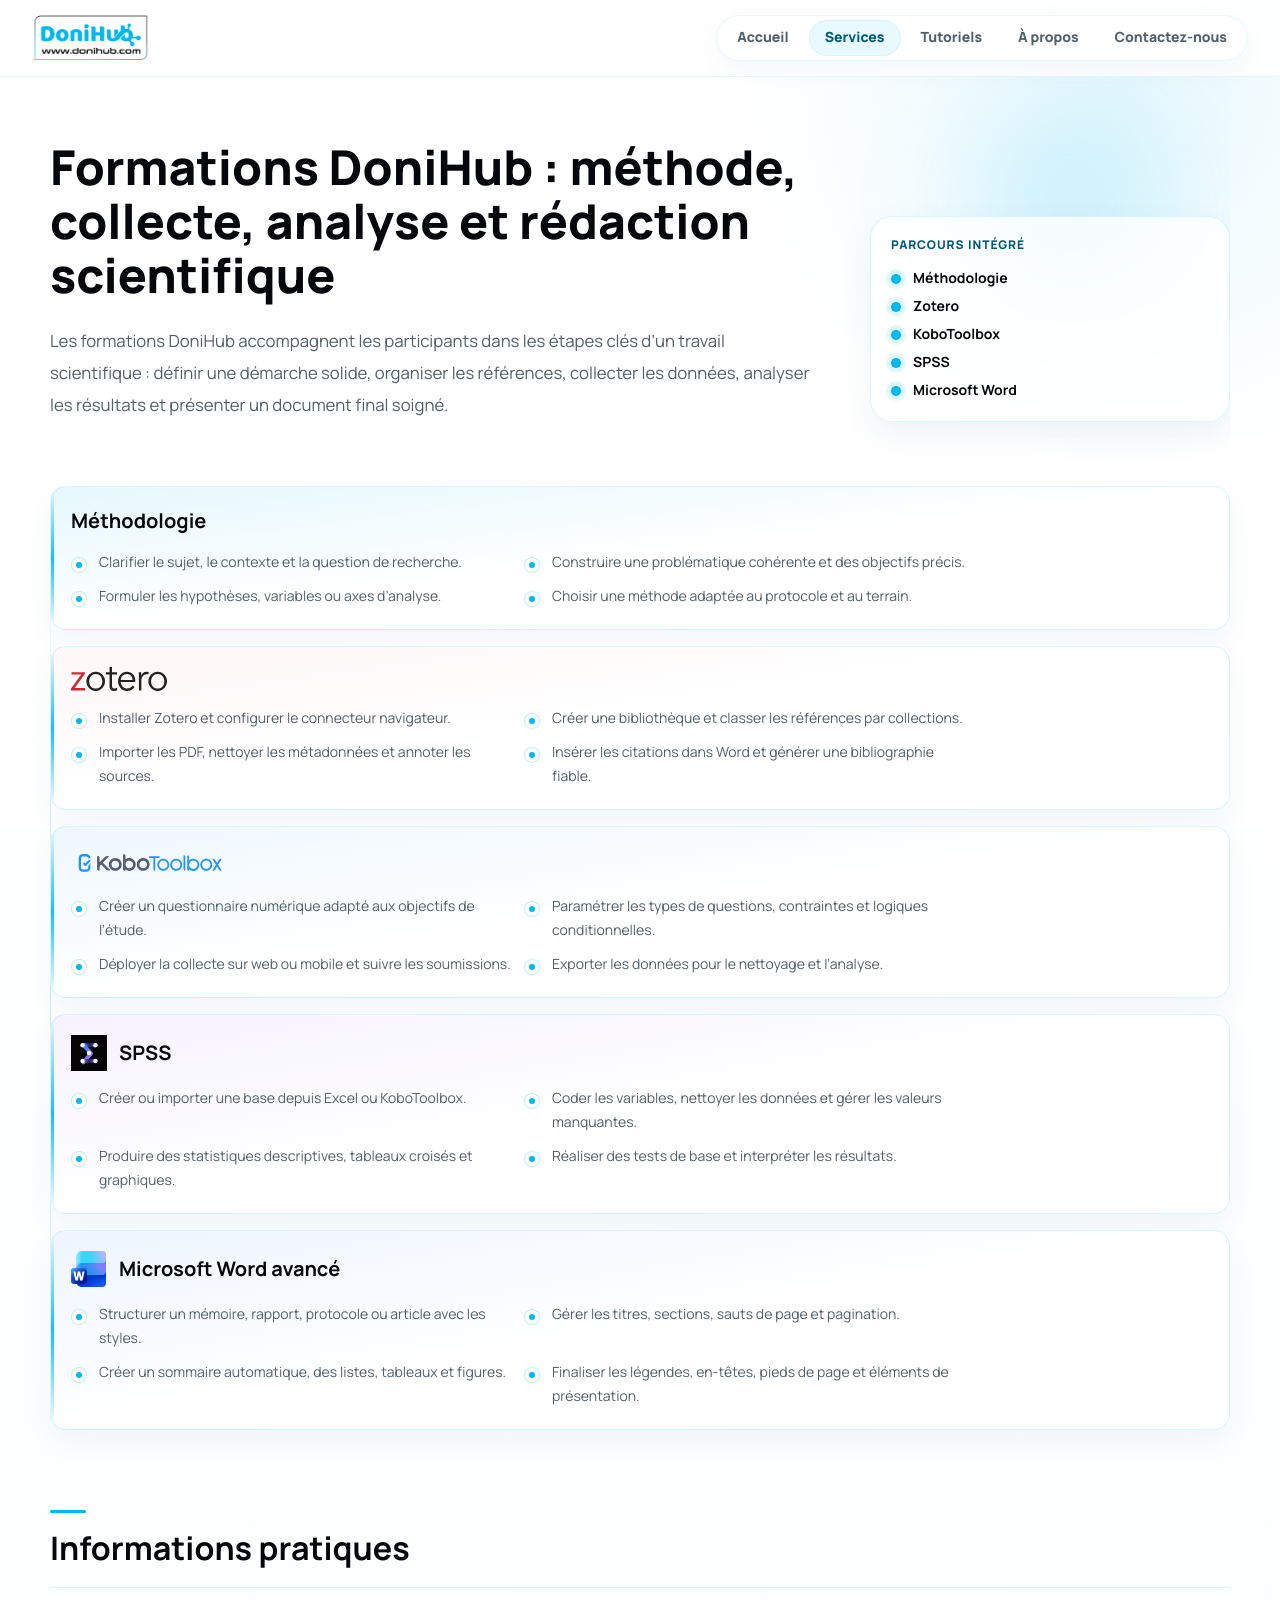
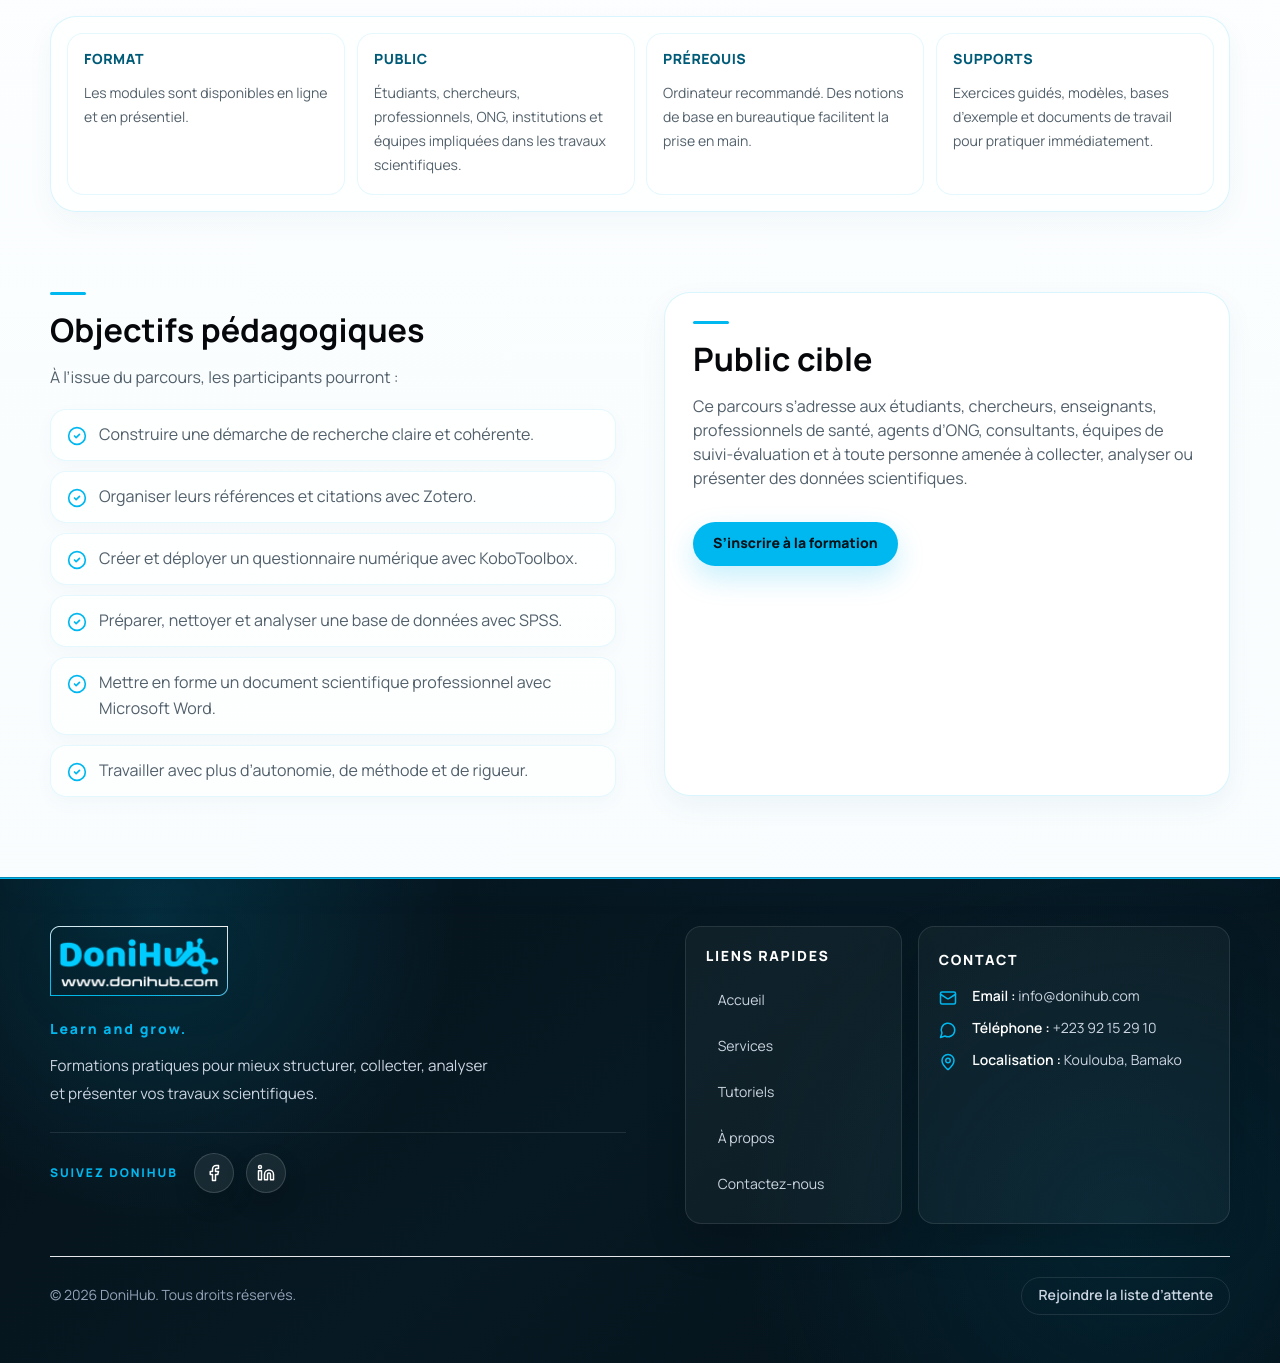
<file: services.html>
<!DOCTYPE html><html lang="fr"><head><meta charSet="utf-8"/><meta name="viewport" content="width=device-width, initial-scale=1"/><link rel="preload" as="image" href="/assets/logo-donihub-full.png" fetchPriority="high"/><link rel="stylesheet" href="/_next/static/css/e09f94db3ba5eba0.css" data-precedence="next"/><link rel="preload" as="script" fetchPriority="low" href="/_next/static/chunks/webpack-be95cb0b58a51fc5.js"/><script src="/_next/static/chunks/fd9d1056-cf48984c1108c87a.js" async=""></script><script src="/_next/static/chunks/117-9ee0f5846c042013.js" async=""></script><script src="/_next/static/chunks/main-app-3489be65211097f5.js" async=""></script><script src="/_next/static/chunks/972-fe6ab53755556f79.js" async=""></script><script src="/_next/static/chunks/878-7e6203b9c206d8a6.js" async=""></script><script src="/_next/static/chunks/app/services/page-8672382c39af2385.js" async=""></script><script src="/_next/static/chunks/app/layout-3a531791f5a40429.js" async=""></script><title>Formations DoniHub — Zotero, KoboToolbox, SPSS et Word | DoniHub</title><meta name="description" content="Découvrez les formations DoniHub pour mieux conduire vos travaux avec la méthodologie de la recherche, Zotero, KoboToolbox, SPSS et Microsoft Word."/><meta name="application-name" content="DoniHub"/><meta name="robots" content="index, follow"/><link rel="canonical" href="https://donihub.com"/><meta property="og:title" content="DoniHub — Formation aux outils de recherche scientifique"/><meta property="og:description" content="DoniHub forme les étudiants, chercheurs et professionnels à la méthodologie, Zotero, KoboToolbox, SPSS et Microsoft Word pour leurs travaux scientifiques."/><meta property="og:url" content="https://donihub.com"/><meta property="og:site_name" content="DoniHub"/><meta property="og:locale" content="fr_FR"/><meta property="og:image:alt" content="DoniHub - Formation aux outils de recherche scientifique"/><meta property="og:image:height" content="630"/><meta property="og:image" content="https://donihub.com/assets/og-donihub.svg"/><meta property="og:image:width" content="1200"/><meta property="og:type" content="website"/><meta name="twitter:card" content="summary_large_image"/><meta name="twitter:title" content="DoniHub — Formation aux outils de recherche scientifique"/><meta name="twitter:description" content="DoniHub forme les étudiants, chercheurs et professionnels à la méthodologie, Zotero, KoboToolbox, SPSS et Microsoft Word pour leurs travaux scientifiques."/><meta name="twitter:image" content="https://donihub.com/assets/og-donihub.svg"/><link rel="icon" href="/assets/logo-donihub-mark.png"/><script src="/_next/static/chunks/polyfills-42372ed130431b0a.js" noModule=""></script></head><body class="__variable_73ee6c font-sans"><header class="sticky top-0 z-40 border-b backdrop-blur-xl transition-all duration-300 border-brand/10 bg-white/[0.88]"><div class="mx-auto flex max-w-7xl items-center justify-between gap-4 px-4 py-1.5 sm:px-6 lg:gap-5 lg:px-8"><a aria-label="Accueil DoniHub" class="-ml-1 inline-flex shrink-0 rounded-2xl p-1 transition duration-200 hover:bg-brand-soft/60" href="/"><img alt="Logo DoniHub" fetchPriority="high" width="140" height="66" decoding="async" data-nimg="1" class="h-auto w-[104px] sm:w-[118px]" style="color:transparent" src="/assets/logo-donihub-full.png"/></a><button type="button" class="inline-flex h-10 w-10 items-center justify-center rounded-2xl border border-brand/20 bg-white/85 text-brand-dark shadow-[0_10px_24px_rgba(0,91,120,0.08)] transition duration-200 hover:border-brand/45 hover:bg-brand-soft lg:hidden" aria-label="Ouvrir le menu de navigation" aria-expanded="false" aria-controls="primary-nav"><svg xmlns="http://www.w3.org/2000/svg" width="22" height="22" viewBox="0 0 24 24" fill="none" stroke="currentColor" stroke-width="2" stroke-linecap="round" stroke-linejoin="round" class="lucide lucide-menu" aria-hidden="true"><line x1="4" x2="20" y1="12" y2="12"></line><line x1="4" x2="20" y1="6" y2="6"></line><line x1="4" x2="20" y1="18" y2="18"></line></svg></button><nav id="primary-nav" aria-label="Navigation principale" class="hidden absolute left-3 right-3 top-[calc(100%+0.55rem)] z-50 max-h-[calc(100vh-5rem)] flex-col gap-1.5 overflow-y-auto rounded-[22px] border border-brand/15 bg-white p-2.5 shadow-panel sm:left-4 sm:right-4 lg:static lg:flex lg:max-h-none lg:flex-row lg:items-center lg:gap-1 lg:overflow-visible lg:rounded-full lg:border lg:border-brand/10 lg:bg-white/70 lg:p-1 lg:shadow-[0_10px_28px_rgba(0,91,120,0.045)]"><a class="rounded-2xl px-4 py-2.5 text-sm font-extrabold transition duration-200 hover:-translate-y-0.5 lg:rounded-full lg:px-4 lg:py-2 text-muted hover:bg-brand-soft/65 hover:text-brand-dark" href="/">Accueil</a><a aria-current="page" class="rounded-2xl px-4 py-2.5 text-sm font-extrabold transition duration-200 hover:-translate-y-0.5 lg:rounded-full lg:px-4 lg:py-2 bg-brand-soft text-brand-dark shadow-[inset_0_0_0_1px_rgba(0,184,240,0.08)]" href="/services">Services</a><a class="rounded-2xl px-4 py-2.5 text-sm font-extrabold transition duration-200 hover:-translate-y-0.5 lg:rounded-full lg:px-4 lg:py-2 text-muted hover:bg-brand-soft/65 hover:text-brand-dark" href="/tutoriels">Tutoriels</a><a class="rounded-2xl px-4 py-2.5 text-sm font-extrabold transition duration-200 hover:-translate-y-0.5 lg:rounded-full lg:px-4 lg:py-2 text-muted hover:bg-brand-soft/65 hover:text-brand-dark" href="/a-propos">À propos</a><a class="rounded-2xl px-4 py-2.5 text-sm font-extrabold transition duration-200 hover:-translate-y-0.5 lg:rounded-full lg:px-4 lg:py-2 text-muted hover:bg-brand-soft/65 hover:text-brand-dark" href="/contactez-nous">Contactez-nous</a></nav></div></header><main><section class="container-page immersive-section py-10 sm:py-12 lg:py-16"><span aria-hidden="true" data-parallax="22" class="parallax-layer parallax-layer-primary"></span><div class="grid gap-7 lg:grid-cols-[minmax(0,1fr)_320px] lg:items-end lg:gap-10 xl:grid-cols-[minmax(0,1fr)_360px] xl:gap-14"><div data-scroll-reveal="fade-left"><h1 class="page-title">Formations DoniHub : méthode, collecte, analyse et rédaction scientifique</h1><p class="mt-5 max-w-3xl text-[0.95rem] leading-7 text-muted sm:mt-6 sm:text-[1.05rem] sm:leading-8">Les formations DoniHub accompagnent les participants dans les étapes clés d’un travail scientifique : définir une démarche solide, organiser les références, collecter les données, analyser les résultats et présenter un document final soigné.</p></div><div data-scroll-reveal="fade-right" data-tilt-card="true" style="--reveal-delay:80ms" class="rounded-[22px] border border-brand/15 bg-white/80 p-4 shadow-[0_12px_34px_rgba(0,91,120,0.07)] sm:p-5"><p class="text-xs font-extrabold uppercase tracking-[.08em] text-brand-dark">Parcours intégré</p><div class="mt-4 grid gap-2"><div class="flex items-center gap-3"><span aria-hidden="true" class="h-2.5 w-2.5 shrink-0 rounded-full bg-brand shadow-[0_0_0_5px_rgba(0,184,240,0.12)]"></span><span class="text-sm font-bold text-ink">Méthodologie</span></div><div class="flex items-center gap-3"><span aria-hidden="true" class="h-2.5 w-2.5 shrink-0 rounded-full bg-brand shadow-[0_0_0_5px_rgba(0,184,240,0.12)]"></span><span class="text-sm font-bold text-ink">Zotero</span></div><div class="flex items-center gap-3"><span aria-hidden="true" class="h-2.5 w-2.5 shrink-0 rounded-full bg-brand shadow-[0_0_0_5px_rgba(0,184,240,0.12)]"></span><span class="text-sm font-bold text-ink">KoboToolbox</span></div><div class="flex items-center gap-3"><span aria-hidden="true" class="h-2.5 w-2.5 shrink-0 rounded-full bg-brand shadow-[0_0_0_5px_rgba(0,184,240,0.12)]"></span><span class="text-sm font-bold text-ink">SPSS</span></div><div class="flex items-center gap-3"><span aria-hidden="true" class="h-2.5 w-2.5 shrink-0 rounded-full bg-brand shadow-[0_0_0_5px_rgba(0,184,240,0.12)]"></span><span class="text-sm font-bold text-ink">Microsoft Word</span></div></div></div></div></section><section class="container-page relative grid gap-3 pb-12 sm:gap-4 sm:pb-14 lg:pb-20"><div aria-hidden="true" class="absolute bottom-20 left-[calc(50%-590px)] top-3 hidden w-px bg-gradient-to-b from-brand/0 via-brand/25 to-brand/0 xl:block"></div><article data-scroll-reveal="fade-left" data-tilt-card="true" style="--reveal-delay:0ms" class="module-card group overflow-hidden bg-gradient-to-br from-brand/10 via-white to-white"><div><h2 class="flex min-w-0 flex-wrap items-center gap-3 text-[1.05rem] font-bold leading-tight sm:flex-nowrap sm:text-xl"><span class="min-w-0 break-words sm:whitespace-nowrap">Méthodologie</span></h2><ul class="mt-3.5 grid max-w-4xl gap-2 text-sm leading-6 text-muted sm:mt-4 sm:gap-2.5 md:grid-cols-2"><li class="flex gap-3"><span aria-hidden="true" class="mt-1.5 flex h-4 w-4 shrink-0 items-center justify-center rounded-full border border-brand/25 bg-white"><span class="h-1.5 w-1.5 rounded-full bg-brand"></span></span><span>Clarifier le sujet, le contexte et la question de recherche.</span></li><li class="flex gap-3"><span aria-hidden="true" class="mt-1.5 flex h-4 w-4 shrink-0 items-center justify-center rounded-full border border-brand/25 bg-white"><span class="h-1.5 w-1.5 rounded-full bg-brand"></span></span><span>Construire une problématique cohérente et des objectifs précis.</span></li><li class="flex gap-3"><span aria-hidden="true" class="mt-1.5 flex h-4 w-4 shrink-0 items-center justify-center rounded-full border border-brand/25 bg-white"><span class="h-1.5 w-1.5 rounded-full bg-brand"></span></span><span>Formuler les hypothèses, variables ou axes d’analyse.</span></li><li class="flex gap-3"><span aria-hidden="true" class="mt-1.5 flex h-4 w-4 shrink-0 items-center justify-center rounded-full border border-brand/25 bg-white"><span class="h-1.5 w-1.5 rounded-full bg-brand"></span></span><span>Choisir une méthode adaptée au protocole et au terrain.</span></li></ul></div></article><article data-scroll-reveal="fade-right" data-tilt-card="true" style="--reveal-delay:90ms" class="module-card group overflow-hidden bg-gradient-to-br from-[#fff7f8] via-white to-white"><div><h2 class="flex min-w-0 flex-wrap items-center gap-3 text-[1.05rem] font-bold leading-tight sm:flex-nowrap sm:text-xl"><img alt="Zotero" loading="lazy" width="96" height="24" decoding="async" data-nimg="1" class="h-5 w-[86px] sm:h-6 sm:w-[96px] shrink-0 object-contain object-left " style="color:transparent" src="/assets/tools/zotero-logo.svg"/></h2><ul class="mt-3.5 grid max-w-4xl gap-2 text-sm leading-6 text-muted sm:mt-4 sm:gap-2.5 md:grid-cols-2"><li class="flex gap-3"><span aria-hidden="true" class="mt-1.5 flex h-4 w-4 shrink-0 items-center justify-center rounded-full border border-brand/25 bg-white"><span class="h-1.5 w-1.5 rounded-full bg-brand"></span></span><span>Installer Zotero et configurer le connecteur navigateur.</span></li><li class="flex gap-3"><span aria-hidden="true" class="mt-1.5 flex h-4 w-4 shrink-0 items-center justify-center rounded-full border border-brand/25 bg-white"><span class="h-1.5 w-1.5 rounded-full bg-brand"></span></span><span>Créer une bibliothèque et classer les références par collections.</span></li><li class="flex gap-3"><span aria-hidden="true" class="mt-1.5 flex h-4 w-4 shrink-0 items-center justify-center rounded-full border border-brand/25 bg-white"><span class="h-1.5 w-1.5 rounded-full bg-brand"></span></span><span>Importer les PDF, nettoyer les métadonnées et annoter les sources.</span></li><li class="flex gap-3"><span aria-hidden="true" class="mt-1.5 flex h-4 w-4 shrink-0 items-center justify-center rounded-full border border-brand/25 bg-white"><span class="h-1.5 w-1.5 rounded-full bg-brand"></span></span><span>Insérer les citations dans Word et générer une bibliographie fiable.</span></li></ul></div></article><article data-scroll-reveal="fade-left" data-tilt-card="true" style="--reveal-delay:180ms" class="module-card group overflow-hidden bg-gradient-to-br from-[#eef7ff] via-white to-white"><div><h2 class="flex min-w-0 flex-wrap items-center gap-3 text-[1.05rem] font-bold leading-tight sm:flex-nowrap sm:text-xl"><img alt="KoboToolbox" loading="lazy" width="160" height="32" decoding="async" data-nimg="1" class="h-7 w-[140px] sm:h-8 sm:w-[160px] shrink-0 object-contain object-left " style="color:transparent" src="/assets/tools/kobotoolbox.svg"/></h2><ul class="mt-3.5 grid max-w-4xl gap-2 text-sm leading-6 text-muted sm:mt-4 sm:gap-2.5 md:grid-cols-2"><li class="flex gap-3"><span aria-hidden="true" class="mt-1.5 flex h-4 w-4 shrink-0 items-center justify-center rounded-full border border-brand/25 bg-white"><span class="h-1.5 w-1.5 rounded-full bg-brand"></span></span><span>Créer un questionnaire numérique adapté aux objectifs de l’étude.</span></li><li class="flex gap-3"><span aria-hidden="true" class="mt-1.5 flex h-4 w-4 shrink-0 items-center justify-center rounded-full border border-brand/25 bg-white"><span class="h-1.5 w-1.5 rounded-full bg-brand"></span></span><span>Paramétrer les types de questions, contraintes et logiques conditionnelles.</span></li><li class="flex gap-3"><span aria-hidden="true" class="mt-1.5 flex h-4 w-4 shrink-0 items-center justify-center rounded-full border border-brand/25 bg-white"><span class="h-1.5 w-1.5 rounded-full bg-brand"></span></span><span>Déployer la collecte sur web ou mobile et suivre les soumissions.</span></li><li class="flex gap-3"><span aria-hidden="true" class="mt-1.5 flex h-4 w-4 shrink-0 items-center justify-center rounded-full border border-brand/25 bg-white"><span class="h-1.5 w-1.5 rounded-full bg-brand"></span></span><span>Exporter les données pour le nettoyage et l’analyse.</span></li></ul></div></article><article data-scroll-reveal="fade-right" data-tilt-card="true" style="--reveal-delay:270ms" class="module-card group overflow-hidden bg-gradient-to-br from-[#f6f2ff] via-white to-white"><div><h2 class="flex min-w-0 flex-wrap items-center gap-3 text-[1.05rem] font-bold leading-tight sm:flex-nowrap sm:text-xl"><img alt="" loading="lazy" width="36" height="36" decoding="async" data-nimg="1" class="h-8 w-8 sm:h-9 sm:w-9 shrink-0 object-contain object-left " style="color:transparent" src="/assets/tools/spss.svg"/><span class="min-w-0 break-words sm:whitespace-nowrap">SPSS</span></h2><ul class="mt-3.5 grid max-w-4xl gap-2 text-sm leading-6 text-muted sm:mt-4 sm:gap-2.5 md:grid-cols-2"><li class="flex gap-3"><span aria-hidden="true" class="mt-1.5 flex h-4 w-4 shrink-0 items-center justify-center rounded-full border border-brand/25 bg-white"><span class="h-1.5 w-1.5 rounded-full bg-brand"></span></span><span>Créer ou importer une base depuis Excel ou KoboToolbox.</span></li><li class="flex gap-3"><span aria-hidden="true" class="mt-1.5 flex h-4 w-4 shrink-0 items-center justify-center rounded-full border border-brand/25 bg-white"><span class="h-1.5 w-1.5 rounded-full bg-brand"></span></span><span>Coder les variables, nettoyer les données et gérer les valeurs manquantes.</span></li><li class="flex gap-3"><span aria-hidden="true" class="mt-1.5 flex h-4 w-4 shrink-0 items-center justify-center rounded-full border border-brand/25 bg-white"><span class="h-1.5 w-1.5 rounded-full bg-brand"></span></span><span>Produire des statistiques descriptives, tableaux croisés et graphiques.</span></li><li class="flex gap-3"><span aria-hidden="true" class="mt-1.5 flex h-4 w-4 shrink-0 items-center justify-center rounded-full border border-brand/25 bg-white"><span class="h-1.5 w-1.5 rounded-full bg-brand"></span></span><span>Réaliser des tests de base et interpréter les résultats.</span></li></ul></div></article><article data-scroll-reveal="fade-left" data-tilt-card="true" style="--reveal-delay:360ms" class="module-card group overflow-hidden bg-gradient-to-br from-[#eef5ff] via-white to-white"><div><h2 class="flex min-w-0 flex-wrap items-center gap-3 text-[1.05rem] font-bold leading-tight sm:flex-nowrap sm:text-xl"><img alt="" loading="lazy" width="36" height="36" decoding="async" data-nimg="1" class="h-8 w-8 sm:h-9 sm:w-9 shrink-0 object-contain object-left " style="color:transparent" src="/assets/tools/word.svg"/><span class="min-w-0 break-words sm:whitespace-nowrap">Microsoft Word avancé</span></h2><ul class="mt-3.5 grid max-w-4xl gap-2 text-sm leading-6 text-muted sm:mt-4 sm:gap-2.5 md:grid-cols-2"><li class="flex gap-3"><span aria-hidden="true" class="mt-1.5 flex h-4 w-4 shrink-0 items-center justify-center rounded-full border border-brand/25 bg-white"><span class="h-1.5 w-1.5 rounded-full bg-brand"></span></span><span>Structurer un mémoire, rapport, protocole ou article avec les styles.</span></li><li class="flex gap-3"><span aria-hidden="true" class="mt-1.5 flex h-4 w-4 shrink-0 items-center justify-center rounded-full border border-brand/25 bg-white"><span class="h-1.5 w-1.5 rounded-full bg-brand"></span></span><span>Gérer les titres, sections, sauts de page et pagination.</span></li><li class="flex gap-3"><span aria-hidden="true" class="mt-1.5 flex h-4 w-4 shrink-0 items-center justify-center rounded-full border border-brand/25 bg-white"><span class="h-1.5 w-1.5 rounded-full bg-brand"></span></span><span>Créer un sommaire automatique, des listes, tableaux et figures.</span></li><li class="flex gap-3"><span aria-hidden="true" class="mt-1.5 flex h-4 w-4 shrink-0 items-center justify-center rounded-full border border-brand/25 bg-white"><span class="h-1.5 w-1.5 rounded-full bg-brand"></span></span><span>Finaliser les légendes, en-têtes, pieds de page et éléments de présentation.</span></li></ul></div></article></section><section class="container-page pb-12 sm:pb-14 lg:pb-20"><div data-scroll-reveal="true" class="mb-6 border-b border-brand/15 pb-5 sm:mb-7"><h2 class="section-title title-rule">Informations pratiques</h2></div><div class="grid gap-3 rounded-[22px] border border-brand/15 bg-white/75 p-3 shadow-[0_10px_28px_rgba(0,91,120,0.045)] sm:rounded-[26px] sm:p-4 md:grid-cols-2 xl:grid-cols-4"><article data-scroll-reveal="scale" data-tilt-card="true" style="--reveal-delay:0ms" class="rounded-2xl border border-brand/10 bg-white px-4 py-4 transition duration-200 hover:-translate-y-0.5 hover:border-brand/25 hover:shadow-[0_12px_28px_rgba(0,91,120,0.08)]"><h3 class="text-sm font-extrabold uppercase tracking-[.04em] text-brand-dark">Format</h3><p class="mt-3 text-sm leading-6 text-muted">Les modules sont disponibles en ligne et en présentiel.</p></article><article data-scroll-reveal="scale" data-tilt-card="true" style="--reveal-delay:70ms" class="rounded-2xl border border-brand/10 bg-white px-4 py-4 transition duration-200 hover:-translate-y-0.5 hover:border-brand/25 hover:shadow-[0_12px_28px_rgba(0,91,120,0.08)]"><h3 class="text-sm font-extrabold uppercase tracking-[.04em] text-brand-dark">Public</h3><p class="mt-3 text-sm leading-6 text-muted">Étudiants, chercheurs, professionnels, ONG, institutions et équipes impliquées dans les travaux scientifiques.</p></article><article data-scroll-reveal="scale" data-tilt-card="true" style="--reveal-delay:140ms" class="rounded-2xl border border-brand/10 bg-white px-4 py-4 transition duration-200 hover:-translate-y-0.5 hover:border-brand/25 hover:shadow-[0_12px_28px_rgba(0,91,120,0.08)]"><h3 class="text-sm font-extrabold uppercase tracking-[.04em] text-brand-dark">Prérequis</h3><p class="mt-3 text-sm leading-6 text-muted">Ordinateur recommandé. Des notions de base en bureautique facilitent la prise en main.</p></article><article data-scroll-reveal="scale" data-tilt-card="true" style="--reveal-delay:210ms" class="rounded-2xl border border-brand/10 bg-white px-4 py-4 transition duration-200 hover:-translate-y-0.5 hover:border-brand/25 hover:shadow-[0_12px_28px_rgba(0,91,120,0.08)]"><h3 class="text-sm font-extrabold uppercase tracking-[.04em] text-brand-dark">Supports</h3><p class="mt-3 text-sm leading-6 text-muted">Exercices guidés, modèles, bases d’exemple et documents de travail pour pratiquer immédiatement.</p></article></div></section><section class="container-page grid gap-7 pb-16 lg:grid-cols-2 lg:gap-12 sm:gap-8 sm:pb-20"><div data-scroll-reveal="fade-left"><h2 class="section-title title-rule">Objectifs pédagogiques</h2><p class="mt-3.5 text-[0.95rem] leading-7 text-muted sm:mt-4 sm:text-base">À l’issue du parcours, les participants pourront :</p><ul class="mt-4 grid gap-2.5 sm:mt-5"><li data-scroll-reveal="true" style="--reveal-delay:0ms" class="flex gap-3 rounded-2xl border border-brand/10 bg-white/70 px-4 py-3 text-muted shadow-[0_6px_18px_rgba(0,91,120,0.035)]"><svg xmlns="http://www.w3.org/2000/svg" width="24" height="24" viewBox="0 0 24 24" fill="none" stroke="currentColor" stroke-width="2" stroke-linecap="round" stroke-linejoin="round" class="lucide lucide-circle-check mt-1 h-5 w-5 shrink-0 text-brand" aria-hidden="true"><circle cx="12" cy="12" r="10"></circle><path d="m9 12 2 2 4-4"></path></svg><span>Construire une démarche de recherche claire et cohérente.</span></li><li data-scroll-reveal="true" style="--reveal-delay:45ms" class="flex gap-3 rounded-2xl border border-brand/10 bg-white/70 px-4 py-3 text-muted shadow-[0_6px_18px_rgba(0,91,120,0.035)]"><svg xmlns="http://www.w3.org/2000/svg" width="24" height="24" viewBox="0 0 24 24" fill="none" stroke="currentColor" stroke-width="2" stroke-linecap="round" stroke-linejoin="round" class="lucide lucide-circle-check mt-1 h-5 w-5 shrink-0 text-brand" aria-hidden="true"><circle cx="12" cy="12" r="10"></circle><path d="m9 12 2 2 4-4"></path></svg><span>Organiser leurs références et citations avec Zotero.</span></li><li data-scroll-reveal="true" style="--reveal-delay:90ms" class="flex gap-3 rounded-2xl border border-brand/10 bg-white/70 px-4 py-3 text-muted shadow-[0_6px_18px_rgba(0,91,120,0.035)]"><svg xmlns="http://www.w3.org/2000/svg" width="24" height="24" viewBox="0 0 24 24" fill="none" stroke="currentColor" stroke-width="2" stroke-linecap="round" stroke-linejoin="round" class="lucide lucide-circle-check mt-1 h-5 w-5 shrink-0 text-brand" aria-hidden="true"><circle cx="12" cy="12" r="10"></circle><path d="m9 12 2 2 4-4"></path></svg><span>Créer et déployer un questionnaire numérique avec KoboToolbox.</span></li><li data-scroll-reveal="true" style="--reveal-delay:135ms" class="flex gap-3 rounded-2xl border border-brand/10 bg-white/70 px-4 py-3 text-muted shadow-[0_6px_18px_rgba(0,91,120,0.035)]"><svg xmlns="http://www.w3.org/2000/svg" width="24" height="24" viewBox="0 0 24 24" fill="none" stroke="currentColor" stroke-width="2" stroke-linecap="round" stroke-linejoin="round" class="lucide lucide-circle-check mt-1 h-5 w-5 shrink-0 text-brand" aria-hidden="true"><circle cx="12" cy="12" r="10"></circle><path d="m9 12 2 2 4-4"></path></svg><span>Préparer, nettoyer et analyser une base de données avec SPSS.</span></li><li data-scroll-reveal="true" style="--reveal-delay:180ms" class="flex gap-3 rounded-2xl border border-brand/10 bg-white/70 px-4 py-3 text-muted shadow-[0_6px_18px_rgba(0,91,120,0.035)]"><svg xmlns="http://www.w3.org/2000/svg" width="24" height="24" viewBox="0 0 24 24" fill="none" stroke="currentColor" stroke-width="2" stroke-linecap="round" stroke-linejoin="round" class="lucide lucide-circle-check mt-1 h-5 w-5 shrink-0 text-brand" aria-hidden="true"><circle cx="12" cy="12" r="10"></circle><path d="m9 12 2 2 4-4"></path></svg><span>Mettre en forme un document scientifique professionnel avec Microsoft Word.</span></li><li data-scroll-reveal="true" style="--reveal-delay:225ms" class="flex gap-3 rounded-2xl border border-brand/10 bg-white/70 px-4 py-3 text-muted shadow-[0_6px_18px_rgba(0,91,120,0.035)]"><svg xmlns="http://www.w3.org/2000/svg" width="24" height="24" viewBox="0 0 24 24" fill="none" stroke="currentColor" stroke-width="2" stroke-linecap="round" stroke-linejoin="round" class="lucide lucide-circle-check mt-1 h-5 w-5 shrink-0 text-brand" aria-hidden="true"><circle cx="12" cy="12" r="10"></circle><path d="m9 12 2 2 4-4"></path></svg><span>Travailler avec plus d’autonomie, de méthode et de rigueur.</span></li></ul></div><div data-scroll-reveal="fade-right" data-tilt-card="true" class="rounded-[22px] border border-brand/15 bg-white p-5 shadow-[0_10px_28px_rgba(0,91,120,0.055)] sm:rounded-[26px] sm:p-7"><h2 class="section-title title-rule">Public cible</h2><p class="mt-3.5 text-[0.95rem] leading-7 text-muted sm:mt-4 sm:text-base">Ce parcours s’adresse aux étudiants, chercheurs, enseignants, professionnels de santé, agents d’ONG, consultants, équipes de suivi-évaluation et à toute personne amenée à collecter, analyser ou présenter des données scientifiques.</p><div class="mt-6 sm:mt-8"><a data-pressable="true" class="inline-flex min-h-11 w-full items-center justify-center rounded-full px-5 py-2.5 text-center text-sm font-extrabold transition duration-200 hover:-translate-y-0.5 sm:w-auto bg-brand text-[#06131a] shadow-[0_12px_28px_rgba(0,184,240,0.22)] hover:bg-[#20c7f6]" href="/contactez-nous#inscription">S’inscrire à la formation</a></div></div></section></main><footer class="site-footer relative overflow-hidden border-t border-brand/70 text-slate-200"><div class="container-page relative z-10 py-7 sm:py-10 lg:py-12"><div class="grid gap-7 lg:grid-cols-[1.05fr_.95fr] lg:items-start lg:gap-8"><div class="max-w-xl"><a aria-label="Accueil DoniHub" class="inline-flex w-fit transition duration-200 hover:-translate-y-0.5" href="/"><img alt="Logo DoniHub" loading="lazy" width="720" height="284" decoding="async" data-nimg="1" class="h-auto w-[154px] drop-shadow-[0_10px_20px_rgba(0,0,0,0.22)] sm:w-[178px]" style="color:transparent" src="/assets/logo-donihub-footer.png"/></a><h2 class="sr-only">DoniHub</h2><p class="mt-4 text-sm font-extrabold tracking-[0.14em] text-brand">Learn and grow.</p><p class="mt-3 max-w-md text-sm leading-7 text-slate-300 sm:text-[0.95rem]">Formations pratiques pour mieux structurer, collecter, analyser et présenter vos travaux scientifiques.</p><div class="mt-6 flex flex-wrap items-center gap-3 border-t border-white/10 pt-5 sm:gap-4"><p class="text-xs font-extrabold uppercase tracking-[0.16em] text-brand">Suivez DoniHub</p><div class="flex flex-wrap gap-3 " aria-label="Réseaux sociaux DoniHub"><a href="https://www.facebook.com/donihub223" target="_blank" rel="noopener noreferrer" aria-label="Ouvrir la page Facebook de DoniHub" data-pressable="true" class="group grid h-8 w-8 place-items-center rounded-full border p-0 transition duration-200 hover:-translate-y-0.5 sm:h-10 sm:w-10 border-white/15 bg-white/[0.07] text-white shadow-[0_10px_22px_rgba(0,0,0,0.18)] hover:border-brand/60 hover:bg-brand hover:text-[#06131a]"><span class="grid h-full w-full place-items-center rounded-full transition"><svg xmlns="http://www.w3.org/2000/svg" width="18" height="18" viewBox="0 0 24 24" fill="none" stroke="currentColor" stroke-width="2" stroke-linecap="round" stroke-linejoin="round" class="lucide lucide-facebook" aria-hidden="true"><path d="M18 2h-3a5 5 0 0 0-5 5v3H7v4h3v8h4v-8h3l1-4h-4V7a1 1 0 0 1 1-1h3z"></path></svg></span></a><a href="https://www.linkedin.com/company/donihub/" target="_blank" rel="noopener noreferrer" aria-label="Ouvrir la page LinkedIn de DoniHub" data-pressable="true" class="group grid h-8 w-8 place-items-center rounded-full border p-0 transition duration-200 hover:-translate-y-0.5 sm:h-10 sm:w-10 border-white/15 bg-white/[0.07] text-white shadow-[0_10px_22px_rgba(0,0,0,0.18)] hover:border-brand/60 hover:bg-brand hover:text-[#06131a]"><span class="grid h-full w-full place-items-center rounded-full transition"><svg xmlns="http://www.w3.org/2000/svg" width="18" height="18" viewBox="0 0 24 24" fill="none" stroke="currentColor" stroke-width="2" stroke-linecap="round" stroke-linejoin="round" class="lucide lucide-linkedin" aria-hidden="true"><path d="M16 8a6 6 0 0 1 6 6v7h-4v-7a2 2 0 0 0-2-2 2 2 0 0 0-2 2v7h-4v-7a6 6 0 0 1 6-6z"></path><rect width="4" height="12" x="2" y="9"></rect><circle cx="4" cy="4" r="2"></circle></svg></span></a></div></div></div><div class="grid gap-4 md:grid-cols-[0.82fr_1.18fr]"><nav class="rounded-2xl border border-white/10 bg-white/[0.035] p-5 shadow-[0_18px_40px_rgba(0,0,0,0.16)]" aria-label="Liens rapides du pied de page"><h3 class="mb-4 text-sm font-extrabold uppercase tracking-[0.12em] text-white">Liens rapides</h3><div class="grid gap-2.5 text-sm"><a class="group inline-flex items-center justify-between rounded-xl px-3 py-2 text-slate-300 transition hover:bg-white/[0.055] hover:text-white" href="/"><span>Accueil</span><span aria-hidden="true" class="h-1.5 w-1.5 rounded-full bg-brand opacity-0 transition group-hover:opacity-100"></span></a><a class="group inline-flex items-center justify-between rounded-xl px-3 py-2 text-slate-300 transition hover:bg-white/[0.055] hover:text-white" href="/services"><span>Services</span><span aria-hidden="true" class="h-1.5 w-1.5 rounded-full bg-brand opacity-0 transition group-hover:opacity-100"></span></a><a class="group inline-flex items-center justify-between rounded-xl px-3 py-2 text-slate-300 transition hover:bg-white/[0.055] hover:text-white" href="/tutoriels"><span>Tutoriels</span><span aria-hidden="true" class="h-1.5 w-1.5 rounded-full bg-brand opacity-0 transition group-hover:opacity-100"></span></a><a class="group inline-flex items-center justify-between rounded-xl px-3 py-2 text-slate-300 transition hover:bg-white/[0.055] hover:text-white" href="/a-propos"><span>À propos</span><span aria-hidden="true" class="h-1.5 w-1.5 rounded-full bg-brand opacity-0 transition group-hover:opacity-100"></span></a><a class="group inline-flex items-center justify-between rounded-xl px-3 py-2 text-slate-300 transition hover:bg-white/[0.055] hover:text-white" href="/contactez-nous"><span>Contactez-nous</span><span aria-hidden="true" class="h-1.5 w-1.5 rounded-full bg-brand opacity-0 transition group-hover:opacity-100"></span></a></div></nav><div class="rounded-2xl border border-white/10 bg-white/[0.035] p-5 shadow-[0_18px_40px_rgba(0,0,0,0.16)]"><a class="mb-4 inline-flex text-sm font-extrabold uppercase tracking-[0.12em] text-white underline-offset-4 transition hover:text-brand hover:underline" href="/contactez-nous">Contact</a><div class="grid gap-3 text-sm text-slate-300"><div class="grid grid-cols-[1.25rem_minmax(0,1fr)] gap-2.5 sm:grid-cols-[1.35rem_minmax(0,1fr)] sm:gap-3"><svg xmlns="http://www.w3.org/2000/svg" width="18" height="18" viewBox="0 0 24 24" fill="none" stroke="currentColor" stroke-width="2" stroke-linecap="round" stroke-linejoin="round" class="lucide lucide-mail mt-0.5 text-brand" aria-hidden="true"><rect width="20" height="16" x="2" y="4" rx="2"></rect><path d="m22 7-8.97 5.7a1.94 1.94 0 0 1-2.06 0L2 7"></path></svg><p class="min-w-0"><span class="font-semibold text-white">Email<!-- --> : </span><a href="mailto:info@donihub.com" class="whitespace-nowrap text-slate-300 underline-offset-4 transition hover:text-brand hover:underline">info@donihub.com</a></p></div><div class="grid grid-cols-[1.25rem_minmax(0,1fr)] gap-2.5 sm:grid-cols-[1.35rem_minmax(0,1fr)] sm:gap-3"><svg xmlns="http://www.w3.org/2000/svg" width="18" height="18" viewBox="0 0 24 24" fill="none" stroke="currentColor" stroke-width="2" stroke-linecap="round" stroke-linejoin="round" class="lucide lucide-message-circle mt-0.5 text-brand" aria-hidden="true"><path d="M7.9 20A9 9 0 1 0 4 16.1L2 22Z"></path></svg><p class="min-w-0"><span class="font-semibold text-white">Téléphone<!-- --> : </span><a href="tel:+22392152910" class="whitespace-nowrap text-slate-300 underline-offset-4 transition hover:text-brand hover:underline">+223 92 15 29 10</a></p></div><div class="grid grid-cols-[1.25rem_minmax(0,1fr)] gap-2.5 sm:grid-cols-[1.35rem_minmax(0,1fr)] sm:gap-3"><svg xmlns="http://www.w3.org/2000/svg" width="18" height="18" viewBox="0 0 24 24" fill="none" stroke="currentColor" stroke-width="2" stroke-linecap="round" stroke-linejoin="round" class="lucide lucide-map-pin mt-0.5 text-brand" aria-hidden="true"><path d="M20 10c0 4.993-5.539 10.193-7.399 11.799a1 1 0 0 1-1.202 0C9.539 20.193 4 14.993 4 10a8 8 0 0 1 16 0"></path><circle cx="12" cy="10" r="3"></circle></svg><p class="min-w-0"><span class="font-semibold text-white">Localisation<!-- --> : </span><span class="whitespace-nowrap">Koulouba, Bamako</span></p></div></div></div></div></div><div class="mt-8 flex flex-col gap-3 border-t border-white/12 pt-5 text-sm text-slate-400 sm:flex-row sm:items-center sm:justify-between"><p>© 2026 DoniHub. Tous droits réservés.</p><a class="inline-flex w-fit items-center rounded-full border border-white/10 px-4 py-2 font-semibold text-slate-300 transition hover:border-brand/50 hover:bg-brand hover:text-[#06131a]" href="/contactez-nous#inscription">Rejoindre la liste d’attente</a></div></div></footer><script src="/_next/static/chunks/webpack-be95cb0b58a51fc5.js" async=""></script><script>(self.__next_f=self.__next_f||[]).push([0]);self.__next_f.push([2,null])</script><script>self.__next_f.push([1,"1:HL[\"/_next/static/css/e09f94db3ba5eba0.css\",\"style\"]\n"])</script><script>self.__next_f.push([1,"2:I[2846,[],\"\"]\n4:I[6097,[\"972\",\"static/chunks/972-fe6ab53755556f79.js\",\"878\",\"static/chunks/878-7e6203b9c206d8a6.js\",\"469\",\"static/chunks/app/services/page-8672382c39af2385.js\"],\"ScrollReveal\"]\n5:I[5878,[\"972\",\"static/chunks/972-fe6ab53755556f79.js\",\"878\",\"static/chunks/878-7e6203b9c206d8a6.js\",\"469\",\"static/chunks/app/services/page-8672382c39af2385.js\"],\"Image\"]\n6:I[2972,[\"972\",\"static/chunks/972-fe6ab53755556f79.js\",\"878\",\"static/chunks/878-7e6203b9c206d8a6.js\",\"469\",\"static/chunks/app/services/page-8672382c39af2385.js\"],\"\"]\n7:I[4707,[],\"\"]\n8:I[6423,[],\"\"]\n9:I[9587,[\"972\",\"static/chunks/972-fe6ab53755556f79.js\",\"878\",\"static/chunks/878-7e6203b9c206d8a6.js\",\"185\",\"static/chunks/app/layout-3a531791f5a40429.js\"],\"ImmersiveEffects\"]\na:I[335,[\"972\",\"static/chunks/972-fe6ab53755556f79.js\",\"878\",\"static/chunks/878-7e6203b9c206d8a6.js\",\"185\",\"static/chunks/app/layout-3a531791f5a40429.js\"],\"Header\"]\nc:I[1060,[],\"\"]\nd:[]\n"])</script><script>self.__next_f.push([1,"0:[\"$\",\"$L2\",null,{\"buildId\":\"LD3WSzDT54xJl1JRglmfx\",\"assetPrefix\":\"\",\"urlParts\":[\"\",\"services\"],\"initialTree\":[\"\",{\"children\":[\"services\",{\"children\":[\"__PAGE__\",{}]}]},\"$undefined\",\"$undefined\",true],\"initialSeedData\":[\"\",{\"children\":[\"services\",{\"children\":[\"__PAGE__\",{},[[\"$L3\",[\"$\",\"main\",null,{\"children\":[[\"$\",\"$L4\",null,{}],[\"$\",\"section\",null,{\"className\":\"container-page immersive-section py-10 sm:py-12 lg:py-16\",\"children\":[[\"$\",\"span\",null,{\"aria-hidden\":true,\"data-parallax\":\"22\",\"className\":\"parallax-layer parallax-layer-primary\"}],[\"$\",\"div\",null,{\"className\":\"grid gap-7 lg:grid-cols-[minmax(0,1fr)_320px] lg:items-end lg:gap-10 xl:grid-cols-[minmax(0,1fr)_360px] xl:gap-14\",\"children\":[[\"$\",\"div\",null,{\"data-scroll-reveal\":\"fade-left\",\"children\":[[\"$\",\"h1\",null,{\"className\":\"page-title\",\"children\":\"Formations DoniHub : méthode, collecte, analyse et rédaction scientifique\"}],[\"$\",\"p\",null,{\"className\":\"mt-5 max-w-3xl text-[0.95rem] leading-7 text-muted sm:mt-6 sm:text-[1.05rem] sm:leading-8\",\"children\":\"Les formations DoniHub accompagnent les participants dans les étapes clés d’un travail scientifique : définir une démarche solide, organiser les références, collecter les données, analyser les résultats et présenter un document final soigné.\"}]]}],[\"$\",\"div\",null,{\"data-scroll-reveal\":\"fade-right\",\"data-tilt-card\":true,\"style\":{\"--reveal-delay\":\"80ms\"},\"className\":\"rounded-[22px] border border-brand/15 bg-white/80 p-4 shadow-[0_12px_34px_rgba(0,91,120,0.07)] sm:p-5\",\"children\":[[\"$\",\"p\",null,{\"className\":\"text-xs font-extrabold uppercase tracking-[.08em] text-brand-dark\",\"children\":\"Parcours intégré\"}],[\"$\",\"div\",null,{\"className\":\"mt-4 grid gap-2\",\"children\":[[\"$\",\"div\",\"Méthodologie\",{\"className\":\"flex items-center gap-3\",\"children\":[[\"$\",\"span\",null,{\"aria-hidden\":true,\"className\":\"h-2.5 w-2.5 shrink-0 rounded-full bg-brand shadow-[0_0_0_5px_rgba(0,184,240,0.12)]\"}],[\"$\",\"span\",null,{\"className\":\"text-sm font-bold text-ink\",\"children\":\"Méthodologie\"}]]}],[\"$\",\"div\",\"Zotero\",{\"className\":\"flex items-center gap-3\",\"children\":[[\"$\",\"span\",null,{\"aria-hidden\":true,\"className\":\"h-2.5 w-2.5 shrink-0 rounded-full bg-brand shadow-[0_0_0_5px_rgba(0,184,240,0.12)]\"}],[\"$\",\"span\",null,{\"className\":\"text-sm font-bold text-ink\",\"children\":\"Zotero\"}]]}],[\"$\",\"div\",\"KoboToolbox\",{\"className\":\"flex items-center gap-3\",\"children\":[[\"$\",\"span\",null,{\"aria-hidden\":true,\"className\":\"h-2.5 w-2.5 shrink-0 rounded-full bg-brand shadow-[0_0_0_5px_rgba(0,184,240,0.12)]\"}],[\"$\",\"span\",null,{\"className\":\"text-sm font-bold text-ink\",\"children\":\"KoboToolbox\"}]]}],[\"$\",\"div\",\"SPSS\",{\"className\":\"flex items-center gap-3\",\"children\":[[\"$\",\"span\",null,{\"aria-hidden\":true,\"className\":\"h-2.5 w-2.5 shrink-0 rounded-full bg-brand shadow-[0_0_0_5px_rgba(0,184,240,0.12)]\"}],[\"$\",\"span\",null,{\"className\":\"text-sm font-bold text-ink\",\"children\":\"SPSS\"}]]}],[\"$\",\"div\",\"Microsoft Word avancé\",{\"className\":\"flex items-center gap-3\",\"children\":[[\"$\",\"span\",null,{\"aria-hidden\":true,\"className\":\"h-2.5 w-2.5 shrink-0 rounded-full bg-brand shadow-[0_0_0_5px_rgba(0,184,240,0.12)]\"}],[\"$\",\"span\",null,{\"className\":\"text-sm font-bold text-ink\",\"children\":\"Microsoft Word\"}]]}]]}]]}]]}]]}],[\"$\",\"section\",null,{\"className\":\"container-page relative grid gap-3 pb-12 sm:gap-4 sm:pb-14 lg:pb-20\",\"children\":[[\"$\",\"div\",null,{\"aria-hidden\":true,\"className\":\"absolute bottom-20 left-[calc(50%-590px)] top-3 hidden w-px bg-gradient-to-b from-brand/0 via-brand/25 to-brand/0 xl:block\"}],[[\"$\",\"article\",\"Méthodologie\",{\"data-scroll-reveal\":\"fade-left\",\"data-tilt-card\":true,\"style\":{\"--reveal-delay\":\"0ms\"},\"className\":\"module-card group overflow-hidden bg-gradient-to-br from-brand/10 via-white to-white\",\"children\":[\"$\",\"div\",null,{\"children\":[[\"$\",\"h2\",null,{\"className\":\"flex min-w-0 flex-wrap items-center gap-3 text-[1.05rem] font-bold leading-tight sm:flex-nowrap sm:text-xl\",\"children\":[false,[\"$\",\"span\",null,{\"className\":\"min-w-0 break-words sm:whitespace-nowrap\",\"children\":\"Méthodologie\"}]]}],[\"$\",\"ul\",null,{\"className\":\"mt-3.5 grid max-w-4xl gap-2 text-sm leading-6 text-muted sm:mt-4 sm:gap-2.5 md:grid-cols-2\",\"children\":[[\"$\",\"li\",\"Clarifier le sujet, le contexte et la question de recherche.\",{\"className\":\"flex gap-3\",\"children\":[[\"$\",\"span\",null,{\"aria-hidden\":true,\"className\":\"mt-1.5 flex h-4 w-4 shrink-0 items-center justify-center rounded-full border border-brand/25 bg-white\",\"children\":[\"$\",\"span\",null,{\"className\":\"h-1.5 w-1.5 rounded-full bg-brand\"}]}],[\"$\",\"span\",null,{\"children\":\"Clarifier le sujet, le contexte et la question de recherche.\"}]]}],[\"$\",\"li\",\"Construire une problématique cohérente et des objectifs précis.\",{\"className\":\"flex gap-3\",\"children\":[[\"$\",\"span\",null,{\"aria-hidden\":true,\"className\":\"mt-1.5 flex h-4 w-4 shrink-0 items-center justify-center rounded-full border border-brand/25 bg-white\",\"children\":[\"$\",\"span\",null,{\"className\":\"h-1.5 w-1.5 rounded-full bg-brand\"}]}],[\"$\",\"span\",null,{\"children\":\"Construire une problématique cohérente et des objectifs précis.\"}]]}],[\"$\",\"li\",\"Formuler les hypothèses, variables ou axes d’analyse.\",{\"className\":\"flex gap-3\",\"children\":[[\"$\",\"span\",null,{\"aria-hidden\":true,\"className\":\"mt-1.5 flex h-4 w-4 shrink-0 items-center justify-center rounded-full border border-brand/25 bg-white\",\"children\":[\"$\",\"span\",null,{\"className\":\"h-1.5 w-1.5 rounded-full bg-brand\"}]}],[\"$\",\"span\",null,{\"children\":\"Formuler les hypothèses, variables ou axes d’analyse.\"}]]}],[\"$\",\"li\",\"Choisir une méthode adaptée au protocole et au terrain.\",{\"className\":\"flex gap-3\",\"children\":[[\"$\",\"span\",null,{\"aria-hidden\":true,\"className\":\"mt-1.5 flex h-4 w-4 shrink-0 items-center justify-center rounded-full border border-brand/25 bg-white\",\"children\":[\"$\",\"span\",null,{\"className\":\"h-1.5 w-1.5 rounded-full bg-brand\"}]}],[\"$\",\"span\",null,{\"children\":\"Choisir une méthode adaptée au protocole et au terrain.\"}]]}]]}]]}]}],[\"$\",\"article\",\"Zotero\",{\"data-scroll-reveal\":\"fade-right\",\"data-tilt-card\":true,\"style\":{\"--reveal-delay\":\"90ms\"},\"className\":\"module-card group overflow-hidden bg-gradient-to-br from-[#fff7f8] via-white to-white\",\"children\":[\"$\",\"div\",null,{\"children\":[[\"$\",\"h2\",null,{\"className\":\"flex min-w-0 flex-wrap items-center gap-3 text-[1.05rem] font-bold leading-tight sm:flex-nowrap sm:text-xl\",\"children\":[[\"$\",\"$L5\",null,{\"src\":\"/assets/tools/zotero-logo.svg\",\"alt\":\"Zotero\",\"width\":96,\"height\":24,\"className\":\"h-5 w-[86px] sm:h-6 sm:w-[96px] shrink-0 object-contain object-left \"}],false]}],[\"$\",\"ul\",null,{\"className\":\"mt-3.5 grid max-w-4xl gap-2 text-sm leading-6 text-muted sm:mt-4 sm:gap-2.5 md:grid-cols-2\",\"children\":[[\"$\",\"li\",\"Installer Zotero et configurer le connecteur navigateur.\",{\"className\":\"flex gap-3\",\"children\":[[\"$\",\"span\",null,{\"aria-hidden\":true,\"className\":\"mt-1.5 flex h-4 w-4 shrink-0 items-center justify-center rounded-full border border-brand/25 bg-white\",\"children\":[\"$\",\"span\",null,{\"className\":\"h-1.5 w-1.5 rounded-full bg-brand\"}]}],[\"$\",\"span\",null,{\"children\":\"Installer Zotero et configurer le connecteur navigateur.\"}]]}],[\"$\",\"li\",\"Créer une bibliothèque et classer les références par collections.\",{\"className\":\"flex gap-3\",\"children\":[[\"$\",\"span\",null,{\"aria-hidden\":true,\"className\":\"mt-1.5 flex h-4 w-4 shrink-0 items-center justify-center rounded-full border border-brand/25 bg-white\",\"children\":[\"$\",\"span\",null,{\"className\":\"h-1.5 w-1.5 rounded-full bg-brand\"}]}],[\"$\",\"span\",null,{\"children\":\"Créer une bibliothèque et classer les références par collections.\"}]]}],[\"$\",\"li\",\"Importer les PDF, nettoyer les métadonnées et annoter les sources.\",{\"className\":\"flex gap-3\",\"children\":[[\"$\",\"span\",null,{\"aria-hidden\":true,\"className\":\"mt-1.5 flex h-4 w-4 shrink-0 items-center justify-center rounded-full border border-brand/25 bg-white\",\"children\":[\"$\",\"span\",null,{\"className\":\"h-1.5 w-1.5 rounded-full bg-brand\"}]}],[\"$\",\"span\",null,{\"children\":\"Importer les PDF, nettoyer les métadonnées et annoter les sources.\"}]]}],[\"$\",\"li\",\"Insérer les citations dans Word et générer une bibliographie fiable.\",{\"className\":\"flex gap-3\",\"children\":[[\"$\",\"span\",null,{\"aria-hidden\":true,\"className\":\"mt-1.5 flex h-4 w-4 shrink-0 items-center justify-center rounded-full border border-brand/25 bg-white\",\"children\":[\"$\",\"span\",null,{\"className\":\"h-1.5 w-1.5 rounded-full bg-brand\"}]}],[\"$\",\"span\",null,{\"children\":\"Insérer les citations dans Word et générer une bibliographie fiable.\"}]]}]]}]]}]}],[\"$\",\"article\",\"KoboToolbox\",{\"data-scroll-reveal\":\"fade-left\",\"data-tilt-card\":true,\"style\":{\"--reveal-delay\":\"180ms\"},\"className\":\"module-card group overflow-hidden bg-gradient-to-br from-[#eef7ff] via-white to-white\",\"children\":[\"$\",\"div\",null,{\"children\":[[\"$\",\"h2\",null,{\"className\":\"flex min-w-0 flex-wrap items-center gap-3 text-[1.05rem] font-bold leading-tight sm:flex-nowrap sm:text-xl\",\"children\":[[\"$\",\"$L5\",null,{\"src\":\"/assets/tools/kobotoolbox.svg\",\"alt\":\"KoboToolbox\",\"width\":160,\"height\":32,\"className\":\"h-7 w-[140px] sm:h-8 sm:w-[160px] shrink-0 object-contain object-left \"}],false]}],[\"$\",\"ul\",null,{\"className\":\"mt-3.5 grid max-w-4xl gap-2 text-sm leading-6 text-muted sm:mt-4 sm:gap-2.5 md:grid-cols-2\",\"children\":[[\"$\",\"li\",\"Créer un questionnaire numérique adapté aux objectifs de l’étude.\",{\"className\":\"flex gap-3\",\"children\":[[\"$\",\"span\",null,{\"aria-hidden\":true,\"className\":\"mt-1.5 flex h-4 w-4 shrink-0 items-center justify-center rounded-full border border-brand/25 bg-white\",\"children\":[\"$\",\"span\",null,{\"className\":\"h-1.5 w-1.5 rounded-full bg-brand\"}]}],[\"$\",\"span\",null,{\"children\":\"Créer un questionnaire numérique adapté aux objectifs de l’étude.\"}]]}],[\"$\",\"li\",\"Paramétrer les types de questions, contraintes et logiques conditionnelles.\",{\"className\":\"flex gap-3\",\"children\":[[\"$\",\"span\",null,{\"aria-hidden\":true,\"className\":\"mt-1.5 flex h-4 w-4 shrink-0 items-center justify-center rounded-full border border-brand/25 bg-white\",\"children\":[\"$\",\"span\",null,{\"className\":\"h-1.5 w-1.5 rounded-full bg-brand\"}]}],[\"$\",\"span\",null,{\"children\":\"Paramétrer les types de questions, contraintes et logiques conditionnelles.\"}]]}],[\"$\",\"li\",\"Déployer la collecte sur web ou mobile et suivre les soumissions.\",{\"className\":\"flex gap-3\",\"children\":[[\"$\",\"span\",null,{\"aria-hidden\":true,\"className\":\"mt-1.5 flex h-4 w-4 shrink-0 items-center justify-center rounded-full border border-brand/25 bg-white\",\"children\":[\"$\",\"span\",null,{\"className\":\"h-1.5 w-1.5 rounded-full bg-brand\"}]}],[\"$\",\"span\",null,{\"children\":\"Déployer la collecte sur web ou mobile et suivre les soumissions.\"}]]}],[\"$\",\"li\",\"Exporter les données pour le nettoyage et l’analyse.\",{\"className\":\"flex gap-3\",\"children\":[[\"$\",\"span\",null,{\"aria-hidden\":true,\"className\":\"mt-1.5 flex h-4 w-4 shrink-0 items-center justify-center rounded-full border border-brand/25 bg-white\",\"children\":[\"$\",\"span\",null,{\"className\":\"h-1.5 w-1.5 rounded-full bg-brand\"}]}],[\"$\",\"span\",null,{\"children\":\"Exporter les données pour le nettoyage et l’analyse.\"}]]}]]}]]}]}],[\"$\",\"article\",\"SPSS\",{\"data-scroll-reveal\":\"fade-right\",\"data-tilt-card\":true,\"style\":{\"--reveal-delay\":\"270ms\"},\"className\":\"module-card group overflow-hidden bg-gradient-to-br from-[#f6f2ff] via-white to-white\",\"children\":[\"$\",\"div\",null,{\"children\":[[\"$\",\"h2\",null,{\"className\":\"flex min-w-0 flex-wrap items-center gap-3 text-[1.05rem] font-bold leading-tight sm:flex-nowrap sm:text-xl\",\"children\":[[\"$\",\"$L5\",null,{\"src\":\"/assets/tools/spss.svg\",\"alt\":\"\",\"width\":36,\"height\":36,\"className\":\"h-8 w-8 sm:h-9 sm:w-9 shrink-0 object-contain object-left \"}],[\"$\",\"span\",null,{\"className\":\"min-w-0 break-words sm:whitespace-nowrap\",\"children\":\"SPSS\"}]]}],[\"$\",\"ul\",null,{\"className\":\"mt-3.5 grid max-w-4xl gap-2 text-sm leading-6 text-muted sm:mt-4 sm:gap-2.5 md:grid-cols-2\",\"children\":[[\"$\",\"li\",\"Créer ou importer une base depuis Excel ou KoboToolbox.\",{\"className\":\"flex gap-3\",\"children\":[[\"$\",\"span\",null,{\"aria-hidden\":true,\"className\":\"mt-1.5 flex h-4 w-4 shrink-0 items-center justify-center rounded-full border border-brand/25 bg-white\",\"children\":[\"$\",\"span\",null,{\"className\":\"h-1.5 w-1.5 rounded-full bg-brand\"}]}],[\"$\",\"span\",null,{\"children\":\"Créer ou importer une base depuis Excel ou KoboToolbox.\"}]]}],[\"$\",\"li\",\"Coder les variables, nettoyer les données et gérer les valeurs manquantes.\",{\"className\":\"flex gap-3\",\"children\":[[\"$\",\"span\",null,{\"aria-hidden\":true,\"className\":\"mt-1.5 flex h-4 w-4 shrink-0 items-center justify-center rounded-full border border-brand/25 bg-white\",\"children\":[\"$\",\"span\",null,{\"className\":\"h-1.5 w-1.5 rounded-full bg-brand\"}]}],[\"$\",\"span\",null,{\"children\":\"Coder les variables, nettoyer les données et gérer les valeurs manquantes.\"}]]}],[\"$\",\"li\",\"Produire des statistiques descriptives, tableaux croisés et graphiques.\",{\"className\":\"flex gap-3\",\"children\":[[\"$\",\"span\",null,{\"aria-hidden\":true,\"className\":\"mt-1.5 flex h-4 w-4 shrink-0 items-center justify-center rounded-full border border-brand/25 bg-white\",\"children\":[\"$\",\"span\",null,{\"className\":\"h-1.5 w-1.5 rounded-full bg-brand\"}]}],[\"$\",\"span\",null,{\"children\":\"Produire des statistiques descriptives, tableaux croisés et graphiques.\"}]]}],[\"$\",\"li\",\"Réaliser des tests de base et interpréter les résultats.\",{\"className\":\"flex gap-3\",\"children\":[[\"$\",\"span\",null,{\"aria-hidden\":true,\"className\":\"mt-1.5 flex h-4 w-4 shrink-0 items-center justify-center rounded-full border border-brand/25 bg-white\",\"children\":[\"$\",\"span\",null,{\"className\":\"h-1.5 w-1.5 rounded-full bg-brand\"}]}],[\"$\",\"span\",null,{\"children\":\"Réaliser des tests de base et interpréter les résultats.\"}]]}]]}]]}]}],[\"$\",\"article\",\"Microsoft Word avancé\",{\"data-scroll-reveal\":\"fade-left\",\"data-tilt-card\":true,\"style\":{\"--reveal-delay\":\"360ms\"},\"className\":\"module-card group overflow-hidden bg-gradient-to-br from-[#eef5ff] via-white to-white\",\"children\":[\"$\",\"div\",null,{\"children\":[[\"$\",\"h2\",null,{\"className\":\"flex min-w-0 flex-wrap items-center gap-3 text-[1.05rem] font-bold leading-tight sm:flex-nowrap sm:text-xl\",\"children\":[[\"$\",\"$L5\",null,{\"src\":\"/assets/tools/word.svg\",\"alt\":\"\",\"width\":36,\"height\":36,\"className\":\"h-8 w-8 sm:h-9 sm:w-9 shrink-0 object-contain object-left \"}],[\"$\",\"span\",null,{\"className\":\"min-w-0 break-words sm:whitespace-nowrap\",\"children\":\"Microsoft Word avancé\"}]]}],[\"$\",\"ul\",null,{\"className\":\"mt-3.5 grid max-w-4xl gap-2 text-sm leading-6 text-muted sm:mt-4 sm:gap-2.5 md:grid-cols-2\",\"children\":[[\"$\",\"li\",\"Structurer un mémoire, rapport, protocole ou article avec les styles.\",{\"className\":\"flex gap-3\",\"children\":[[\"$\",\"span\",null,{\"aria-hidden\":true,\"className\":\"mt-1.5 flex h-4 w-4 shrink-0 items-center justify-center rounded-full border border-brand/25 bg-white\",\"children\":[\"$\",\"span\",null,{\"className\":\"h-1.5 w-1.5 rounded-full bg-brand\"}]}],[\"$\",\"span\",null,{\"children\":\"Structurer un mémoire, rapport, protocole ou article avec les styles.\"}]]}],[\"$\",\"li\",\"Gérer les titres, sections, sauts de page et pagination.\",{\"className\":\"flex gap-3\",\"children\":[[\"$\",\"span\",null,{\"aria-hidden\":true,\"className\":\"mt-1.5 flex h-4 w-4 shrink-0 items-center justify-center rounded-full border border-brand/25 bg-white\",\"children\":[\"$\",\"span\",null,{\"className\":\"h-1.5 w-1.5 rounded-full bg-brand\"}]}],[\"$\",\"span\",null,{\"children\":\"Gérer les titres, sections, sauts de page et pagination.\"}]]}],[\"$\",\"li\",\"Créer un sommaire automatique, des listes, tableaux et figures.\",{\"className\":\"flex gap-3\",\"children\":[[\"$\",\"span\",null,{\"aria-hidden\":true,\"className\":\"mt-1.5 flex h-4 w-4 shrink-0 items-center justify-center rounded-full border border-brand/25 bg-white\",\"children\":[\"$\",\"span\",null,{\"className\":\"h-1.5 w-1.5 rounded-full bg-brand\"}]}],[\"$\",\"span\",null,{\"children\":\"Créer un sommaire automatique, des listes, tableaux et figures.\"}]]}],[\"$\",\"li\",\"Finaliser les légendes, en-têtes, pieds de page et éléments de présentation.\",{\"className\":\"flex gap-3\",\"children\":[[\"$\",\"span\",null,{\"aria-hidden\":true,\"className\":\"mt-1.5 flex h-4 w-4 shrink-0 items-center justify-center rounded-full border border-brand/25 bg-white\",\"children\":[\"$\",\"span\",null,{\"className\":\"h-1.5 w-1.5 rounded-full bg-brand\"}]}],[\"$\",\"span\",null,{\"children\":\"Finaliser les légendes, en-têtes, pieds de page et éléments de présentation.\"}]]}]]}]]}]}]]]}],[\"$\",\"section\",null,{\"className\":\"container-page pb-12 sm:pb-14 lg:pb-20\",\"children\":[[\"$\",\"div\",null,{\"data-scroll-reveal\":true,\"className\":\"mb-6 border-b border-brand/15 pb-5 sm:mb-7\",\"children\":[\"$\",\"h2\",null,{\"className\":\"section-title title-rule\",\"children\":\"Informations pratiques\"}]}],[\"$\",\"div\",null,{\"className\":\"grid gap-3 rounded-[22px] border border-brand/15 bg-white/75 p-3 shadow-[0_10px_28px_rgba(0,91,120,0.045)] sm:rounded-[26px] sm:p-4 md:grid-cols-2 xl:grid-cols-4\",\"children\":[[\"$\",\"article\",\"Format\",{\"data-scroll-reveal\":\"scale\",\"data-tilt-card\":true,\"style\":{\"--reveal-delay\":\"0ms\"},\"className\":\"rounded-2xl border border-brand/10 bg-white px-4 py-4 transition duration-200 hover:-translate-y-0.5 hover:border-brand/25 hover:shadow-[0_12px_28px_rgba(0,91,120,0.08)]\",\"children\":[[\"$\",\"h3\",null,{\"className\":\"text-sm font-extrabold uppercase tracking-[.04em] text-brand-dark\",\"children\":\"Format\"}],[\"$\",\"p\",null,{\"className\":\"mt-3 text-sm leading-6 text-muted\",\"children\":\"Les modules sont disponibles en ligne et en présentiel.\"}]]}],[\"$\",\"article\",\"Public\",{\"data-scroll-reveal\":\"scale\",\"data-tilt-card\":true,\"style\":{\"--reveal-delay\":\"70ms\"},\"className\":\"rounded-2xl border border-brand/10 bg-white px-4 py-4 transition duration-200 hover:-translate-y-0.5 hover:border-brand/25 hover:shadow-[0_12px_28px_rgba(0,91,120,0.08)]\",\"children\":[[\"$\",\"h3\",null,{\"className\":\"text-sm font-extrabold uppercase tracking-[.04em] text-brand-dark\",\"children\":\"Public\"}],[\"$\",\"p\",null,{\"className\":\"mt-3 text-sm leading-6 text-muted\",\"children\":\"Étudiants, chercheurs, professionnels, ONG, institutions et équipes impliquées dans les travaux scientifiques.\"}]]}],[\"$\",\"article\",\"Prérequis\",{\"data-scroll-reveal\":\"scale\",\"data-tilt-card\":true,\"style\":{\"--reveal-delay\":\"140ms\"},\"className\":\"rounded-2xl border border-brand/10 bg-white px-4 py-4 transition duration-200 hover:-translate-y-0.5 hover:border-brand/25 hover:shadow-[0_12px_28px_rgba(0,91,120,0.08)]\",\"children\":[[\"$\",\"h3\",null,{\"className\":\"text-sm font-extrabold uppercase tracking-[.04em] text-brand-dark\",\"children\":\"Prérequis\"}],[\"$\",\"p\",null,{\"className\":\"mt-3 text-sm leading-6 text-muted\",\"children\":\"Ordinateur recommandé. Des notions de base en bureautique facilitent la prise en main.\"}]]}],[\"$\",\"article\",\"Supports\",{\"data-scroll-reveal\":\"scale\",\"data-tilt-card\":true,\"style\":{\"--reveal-delay\":\"210ms\"},\"className\":\"rounded-2xl border border-brand/10 bg-white px-4 py-4 transition duration-200 hover:-translate-y-0.5 hover:border-brand/25 hover:shadow-[0_12px_28px_rgba(0,91,120,0.08)]\",\"children\":[[\"$\",\"h3\",null,{\"className\":\"text-sm font-extrabold uppercase tracking-[.04em] text-brand-dark\",\"children\":\"Supports\"}],[\"$\",\"p\",null,{\"className\":\"mt-3 text-sm leading-6 text-muted\",\"children\":\"Exercices guidés, modèles, bases d’exemple et documents de travail pour pratiquer immédiatement.\"}]]}]]}]]}],[\"$\",\"section\",null,{\"className\":\"container-page grid gap-7 pb-16 lg:grid-cols-2 lg:gap-12 sm:gap-8 sm:pb-20\",\"children\":[[\"$\",\"div\",null,{\"data-scroll-reveal\":\"fade-left\",\"children\":[[\"$\",\"h2\",null,{\"className\":\"section-title title-rule\",\"children\":\"Objectifs pédagogiques\"}],[\"$\",\"p\",null,{\"className\":\"mt-3.5 text-[0.95rem] leading-7 text-muted sm:mt-4 sm:text-base\",\"children\":\"À l’issue du parcours, les participants pourront :\"}],[\"$\",\"ul\",null,{\"className\":\"mt-4 grid gap-2.5 sm:mt-5\",\"children\":[[\"$\",\"li\",\"Construire une démarche de recherche claire et cohérente.\",{\"data-scroll-reveal\":true,\"style\":{\"--reveal-delay\":\"0ms\"},\"className\":\"flex gap-3 rounded-2xl border border-brand/10 bg-white/70 px-4 py-3 text-muted shadow-[0_6px_18px_rgba(0,91,120,0.035)]\",\"children\":[[\"$\",\"svg\",null,{\"xmlns\":\"http://www.w3.org/2000/svg\",\"width\":24,\"height\":24,\"viewBox\":\"0 0 24 24\",\"fill\":\"none\",\"stroke\":\"currentColor\",\"strokeWidth\":2,\"strokeLinecap\":\"round\",\"strokeLinejoin\":\"round\",\"className\":\"lucide lucide-circle-check mt-1 h-5 w-5 shrink-0 text-brand\",\"aria-hidden\":true,\"children\":[[\"$\",\"circle\",\"1mglay\",{\"cx\":\"12\",\"cy\":\"12\",\"r\":\"10\"}],[\"$\",\"path\",\"dzmm74\",{\"d\":\"m9 12 2 2 4-4\"}],\"$undefined\"]}],[\"$\",\"span\",null,{\"children\":\"Construire une démarche de recherche claire et cohérente.\"}]]}],[\"$\",\"li\",\"Organiser leurs références et citations avec Zotero.\",{\"data-scroll-reveal\":true,\"style\":{\"--reveal-delay\":\"45ms\"},\"className\":\"flex gap-3 rounded-2xl border border-brand/10 bg-white/70 px-4 py-3 text-muted shadow-[0_6px_18px_rgba(0,91,120,0.035)]\",\"children\":[[\"$\",\"svg\",null,{\"xmlns\":\"http://www.w3.org/2000/svg\",\"width\":24,\"height\":24,\"viewBox\":\"0 0 24 24\",\"fill\":\"none\",\"stroke\":\"currentColor\",\"strokeWidth\":2,\"strokeLinecap\":\"round\",\"strokeLinejoin\":\"round\",\"className\":\"lucide lucide-circle-check mt-1 h-5 w-5 shrink-0 text-brand\",\"aria-hidden\":true,\"children\":[[\"$\",\"circle\",\"1mglay\",{\"cx\":\"12\",\"cy\":\"12\",\"r\":\"10\"}],[\"$\",\"path\",\"dzmm74\",{\"d\":\"m9 12 2 2 4-4\"}],\"$undefined\"]}],[\"$\",\"span\",null,{\"children\":\"Organiser leurs références et citations avec Zotero.\"}]]}],[\"$\",\"li\",\"Créer et déployer un questionnaire numérique avec KoboToolbox.\",{\"data-scroll-reveal\":true,\"style\":{\"--reveal-delay\":\"90ms\"},\"className\":\"flex gap-3 rounded-2xl border border-brand/10 bg-white/70 px-4 py-3 text-muted shadow-[0_6px_18px_rgba(0,91,120,0.035)]\",\"children\":[[\"$\",\"svg\",null,{\"xmlns\":\"http://www.w3.org/2000/svg\",\"width\":24,\"height\":24,\"viewBox\":\"0 0 24 24\",\"fill\":\"none\",\"stroke\":\"currentColor\",\"strokeWidth\":2,\"strokeLinecap\":\"round\",\"strokeLinejoin\":\"round\",\"className\":\"lucide lucide-circle-check mt-1 h-5 w-5 shrink-0 text-brand\",\"aria-hidden\":true,\"children\":[[\"$\",\"circle\",\"1mglay\",{\"cx\":\"12\",\"cy\":\"12\",\"r\":\"10\"}],[\"$\",\"path\",\"dzmm74\",{\"d\":\"m9 12 2 2 4-4\"}],\"$undefined\"]}],[\"$\",\"span\",null,{\"children\":\"Créer et déployer un questionnaire numérique avec KoboToolbox.\"}]]}],[\"$\",\"li\",\"Préparer, nettoyer et analyser une base de données avec SPSS.\",{\"data-scroll-reveal\":true,\"style\":{\"--reveal-delay\":\"135ms\"},\"className\":\"flex gap-3 rounded-2xl border border-brand/10 bg-white/70 px-4 py-3 text-muted shadow-[0_6px_18px_rgba(0,91,120,0.035)]\",\"children\":[[\"$\",\"svg\",null,{\"xmlns\":\"http://www.w3.org/2000/svg\",\"width\":24,\"height\":24,\"viewBox\":\"0 0 24 24\",\"fill\":\"none\",\"stroke\":\"currentColor\",\"strokeWidth\":2,\"strokeLinecap\":\"round\",\"strokeLinejoin\":\"round\",\"className\":\"lucide lucide-circle-check mt-1 h-5 w-5 shrink-0 text-brand\",\"aria-hidden\":true,\"children\":[[\"$\",\"circle\",\"1mglay\",{\"cx\":\"12\",\"cy\":\"12\",\"r\":\"10\"}],[\"$\",\"path\",\"dzmm74\",{\"d\":\"m9 12 2 2 4-4\"}],\"$undefined\"]}],[\"$\",\"span\",null,{\"children\":\"Préparer, nettoyer et analyser une base de données avec SPSS.\"}]]}],[\"$\",\"li\",\"Mettre en forme un document scientifique professionnel avec Microsoft Word.\",{\"data-scroll-reveal\":true,\"style\":{\"--reveal-delay\":\"180ms\"},\"className\":\"flex gap-3 rounded-2xl border border-brand/10 bg-white/70 px-4 py-3 text-muted shadow-[0_6px_18px_rgba(0,91,120,0.035)]\",\"children\":[[\"$\",\"svg\",null,{\"xmlns\":\"http://www.w3.org/2000/svg\",\"width\":24,\"height\":24,\"viewBox\":\"0 0 24 24\",\"fill\":\"none\",\"stroke\":\"currentColor\",\"strokeWidth\":2,\"strokeLinecap\":\"round\",\"strokeLinejoin\":\"round\",\"className\":\"lucide lucide-circle-check mt-1 h-5 w-5 shrink-0 text-brand\",\"aria-hidden\":true,\"children\":[[\"$\",\"circle\",\"1mglay\",{\"cx\":\"12\",\"cy\":\"12\",\"r\":\"10\"}],[\"$\",\"path\",\"dzmm74\",{\"d\":\"m9 12 2 2 4-4\"}],\"$undefined\"]}],[\"$\",\"span\",null,{\"children\":\"Mettre en forme un document scientifique professionnel avec Microsoft Word.\"}]]}],[\"$\",\"li\",\"Travailler avec plus d’autonomie, de méthode et de rigueur.\",{\"data-scroll-reveal\":true,\"style\":{\"--reveal-delay\":\"225ms\"},\"className\":\"flex gap-3 rounded-2xl border border-brand/10 bg-white/70 px-4 py-3 text-muted shadow-[0_6px_18px_rgba(0,91,120,0.035)]\",\"children\":[[\"$\",\"svg\",null,{\"xmlns\":\"http://www.w3.org/2000/svg\",\"width\":24,\"height\":24,\"viewBox\":\"0 0 24 24\",\"fill\":\"none\",\"stroke\":\"currentColor\",\"strokeWidth\":2,\"strokeLinecap\":\"round\",\"strokeLinejoin\":\"round\",\"className\":\"lucide lucide-circle-check mt-1 h-5 w-5 shrink-0 text-brand\",\"aria-hidden\":true,\"children\":[[\"$\",\"circle\",\"1mglay\",{\"cx\":\"12\",\"cy\":\"12\",\"r\":\"10\"}],[\"$\",\"path\",\"dzmm74\",{\"d\":\"m9 12 2 2 4-4\"}],\"$undefined\"]}],[\"$\",\"span\",null,{\"children\":\"Travailler avec plus d’autonomie, de méthode et de rigueur.\"}]]}]]}]]}],[\"$\",\"div\",null,{\"data-scroll-reveal\":\"fade-right\",\"data-tilt-card\":true,\"className\":\"rounded-[22px] border border-brand/15 bg-white p-5 shadow-[0_10px_28px_rgba(0,91,120,0.055)] sm:rounded-[26px] sm:p-7\",\"children\":[[\"$\",\"h2\",null,{\"className\":\"section-title title-rule\",\"children\":\"Public cible\"}],[\"$\",\"p\",null,{\"className\":\"mt-3.5 text-[0.95rem] leading-7 text-muted sm:mt-4 sm:text-base\",\"children\":\"Ce parcours s’adresse aux étudiants, chercheurs, enseignants, professionnels de santé, agents d’ONG, consultants, équipes de suivi-évaluation et à toute personne amenée à collecter, analyser ou présenter des données scientifiques.\"}],[\"$\",\"div\",null,{\"className\":\"mt-6 sm:mt-8\",\"children\":[\"$\",\"$L6\",null,{\"href\":\"/contactez-nous#inscription\",\"data-pressable\":true,\"className\":\"inline-flex min-h-11 w-full items-center justify-center rounded-full px-5 py-2.5 text-center text-sm font-extrabold transition duration-200 hover:-translate-y-0.5 sm:w-auto bg-brand text-[#06131a] shadow-[0_12px_28px_rgba(0,184,240,0.22)] hover:bg-[#20c7f6]\",\"children\":\"S’inscrire à la formation\"}]}]]}]]}]]}],null],null],null]},[null,[\"$\",\"$L7\",null,{\"parallelRouterKey\":\"children\",\"segmentPath\":[\"children\",\"services\",\"children\"],\"error\":\"$undefined\",\"errorStyles\":\"$undefined\",\"errorScripts\":\"$undefined\",\"template\":[\"$\",\"$L8\",null,{}],\"templateStyles\":\"$undefined\",\"templateScripts\":\"$undefined\",\"notFound\":\"$undefined\",\"notFoundStyles\":\"$undefined\"}]],null]},[[[[\"$\",\"link\",\"0\",{\"rel\":\"stylesheet\",\"href\":\"/_next/static/css/e09f94db3ba5eba0.css\",\"precedence\":\"next\",\"crossOrigin\":\"$undefined\"}]],[\"$\",\"html\",null,{\"lang\":\"fr\",\"children\":[\"$\",\"body\",null,{\"className\":\"__variable_73ee6c font-sans\",\"children\":[[\"$\",\"$L9\",null,{}],[\"$\",\"$La\",null,{}],[\"$\",\"$L7\",null,{\"parallelRouterKey\":\"children\",\"segmentPath\":[\"children\"],\"error\":\"$undefined\",\"errorStyles\":\"$undefined\",\"errorScripts\":\"$undefined\",\"template\":[\"$\",\"$L8\",null,{}],\"templateStyles\":\"$undefined\",\"templateScripts\":\"$undefined\",\"notFound\":[[\"$\",\"title\",null,{\"children\":\"404: This page could not be found.\"}],[\"$\",\"div\",null,{\"style\":{\"fontFamily\":\"system-ui,\\\"Segoe UI\\\",Roboto,Helvetica,Arial,sans-serif,\\\"Apple Color Emoji\\\",\\\"Segoe UI Emoji\\\"\",\"height\":\"100vh\",\"textAlign\":\"center\",\"display\":\"flex\",\"flexDirection\":\"column\",\"alignItems\":\"center\",\"justifyContent\":\"center\"},\"children\":[\"$\",\"div\",null,{\"children\":[[\"$\",\"style\",null,{\"dangerouslySetInnerHTML\":{\"__html\":\"body{color:#000;background:#fff;margin:0}.next-error-h1{border-right:1px solid rgba(0,0,0,.3)}@media (prefers-color-scheme:dark){body{color:#fff;background:#000}.next-error-h1{border-right:1px solid rgba(255,255,255,.3)}}\"}}],[\"$\",\"h1\",null,{\"className\":\"next-error-h1\",\"style\":{\"display\":\"inline-block\",\"margin\":\"0 20px 0 0\",\"padding\":\"0 23px 0 0\",\"fontSize\":24,\"fontWeight\":500,\"verticalAlign\":\"top\",\"lineHeight\":\"49px\"},\"children\":\"404\"}],[\"$\",\"div\",null,{\"style\":{\"display\":\"inline-block\"},\"children\":[\"$\",\"h2\",null,{\"style\":{\"fontSize\":14,\"fontWeight\":400,\"lineHeight\":\"49px\",\"margin\":0},\"children\":\"This page could not be found.\"}]}]]}]}]],\"notFoundStyles\":[]}],[\"$\",\"footer\",null,{\"className\":\"site-footer relative overflow-hidden border-t border-brand/70 text-slate-200\",\"children\":[\"$\",\"div\",null,{\"className\":\"container-page relative z-10 py-7 sm:py-10 lg:py-12\",\"children\":[[\"$\",\"div\",null,{\"className\":\"grid gap-7 lg:grid-cols-[1.05fr_.95fr] lg:items-start lg:gap-8\",\"children\":[[\"$\",\"div\",null,{\"className\":\"max-w-xl\",\"children\":[[\"$\",\"$L6\",null,{\"href\":\"/\",\"aria-label\":\"Accueil DoniHub\",\"className\":\"inline-flex w-fit transition duration-200 hover:-translate-y-0.5\",\"children\":[\"$\",\"$L5\",null,{\"src\":\"/assets/logo-donihub-footer.png\",\"alt\":\"Logo DoniHub\",\"width\":720,\"height\":284,\"className\":\"h-auto w-[154px] drop-shadow-[0_10px_20px_rgba(0,0,0,0.22)] sm:w-[178px]\"}]}],[\"$\",\"h2\",null,{\"className\":\"sr-only\",\"children\":\"DoniHub\"}],[\"$\",\"p\",null,{\"className\":\"mt-4 text-sm font-extrabold tracking-[0.14em] text-brand\",\"children\":\"Learn and grow.\"}],[\"$\",\"p\",null,{\"className\":\"mt-3 max-w-md text-sm leading-7 text-slate-300 sm:text-[0.95rem]\",\"children\":\"Formations pratiques pour mieux structurer, collecter, analyser et présenter vos travaux scientifiques.\"}],[\"$\",\"div\",null,{\"className\":\"mt-6 flex flex-wrap items-center gap-3 border-t border-white/10 pt-5 sm:gap-4\",\"children\":[[\"$\",\"p\",null,{\"className\":\"text-xs font-extrabold uppercase tracking-[0.16em] text-brand\",\"children\":\"Suivez DoniHub\"}],[\"$\",\"div\",null,{\"className\":\"flex flex-wrap gap-3 \",\"aria-label\":\"Réseaux sociaux DoniHub\",\"children\":[[\"$\",\"a\",\"Facebook\",{\"href\":\"https://www.facebook.com/donihub223\",\"target\":\"_blank\",\"rel\":\"noopener noreferrer\",\"aria-label\":\"Ouvrir la page Facebook de DoniHub\",\"data-pressable\":true,\"className\":\"group grid h-8 w-8 place-items-center rounded-full border p-0 transition duration-200 hover:-translate-y-0.5 sm:h-10 sm:w-10 border-white/15 bg-white/[0.07] text-white shadow-[0_10px_22px_rgba(0,0,0,0.18)] hover:border-brand/60 hover:bg-brand hover:text-[#06131a]\",\"children\":[[\"$\",\"span\",null,{\"className\":\"grid h-full w-full place-items-center rounded-full transition\",\"children\":[\"$\",\"svg\",null,{\"xmlns\":\"http://www.w3.org/2000/svg\",\"width\":18,\"height\":18,\"viewBox\":\"0 0 24 24\",\"fill\":\"none\",\"stroke\":\"currentColor\",\"strokeWidth\":2,\"strokeLinecap\":\"round\",\"strokeLinejoin\":\"round\",\"className\":\"lucide lucide-facebook\",\"aria-hidden\":true,\"children\":[[\"$\",\"path\",\"1jg4f8\",{\"d\":\"M18 2h-3a5 5 0 0 0-5 5v3H7v4h3v8h4v-8h3l1-4h-4V7a1 1 0 0 1 1-1h3z\"}],\"$undefined\"]}]}],false]}],[\"$\",\"a\",\"LinkedIn\",{\"href\":\"https://www.linkedin.com/company/donihub/\",\"target\":\"_blank\",\"rel\":\"noopener noreferrer\",\"aria-label\":\"Ouvrir la page LinkedIn de DoniHub\",\"data-pressable\":true,\"className\":\"group grid h-8 w-8 place-items-center rounded-full border p-0 transition duration-200 hover:-translate-y-0.5 sm:h-10 sm:w-10 border-white/15 bg-white/[0.07] text-white shadow-[0_10px_22px_rgba(0,0,0,0.18)] hover:border-brand/60 hover:bg-brand hover:text-[#06131a]\",\"children\":[[\"$\",\"span\",null,{\"className\":\"grid h-full w-full place-items-center rounded-full transition\",\"children\":[\"$\",\"svg\",null,{\"xmlns\":\"http://www.w3.org/2000/svg\",\"width\":18,\"height\":18,\"viewBox\":\"0 0 24 24\",\"fill\":\"none\",\"stroke\":\"currentColor\",\"strokeWidth\":2,\"strokeLinecap\":\"round\",\"strokeLinejoin\":\"round\",\"className\":\"lucide lucide-linkedin\",\"aria-hidden\":true,\"children\":[[\"$\",\"path\",\"c2jq9f\",{\"d\":\"M16 8a6 6 0 0 1 6 6v7h-4v-7a2 2 0 0 0-2-2 2 2 0 0 0-2 2v7h-4v-7a6 6 0 0 1 6-6z\"}],[\"$\",\"rect\",\"mk3on5\",{\"width\":\"4\",\"height\":\"12\",\"x\":\"2\",\"y\":\"9\"}],[\"$\",\"circle\",\"bt5ra8\",{\"cx\":\"4\",\"cy\":\"4\",\"r\":\"2\"}],\"$undefined\"]}]}],false]}]]}]]}]]}],[\"$\",\"div\",null,{\"className\":\"grid gap-4 md:grid-cols-[0.82fr_1.18fr]\",\"children\":[[\"$\",\"nav\",null,{\"className\":\"rounded-2xl border border-white/10 bg-white/[0.035] p-5 shadow-[0_18px_40px_rgba(0,0,0,0.16)]\",\"aria-label\":\"Liens rapides du pied de page\",\"children\":[[\"$\",\"h3\",null,{\"className\":\"mb-4 text-sm font-extrabold uppercase tracking-[0.12em] text-white\",\"children\":\"Liens rapides\"}],[\"$\",\"div\",null,{\"className\":\"grid gap-2.5 text-sm\",\"children\":[[\"$\",\"$L6\",\"/\",{\"href\":\"/\",\"className\":\"group inline-flex items-center justify-between rounded-xl px-3 py-2 text-slate-300 transition hover:bg-white/[0.055] hover:text-white\",\"children\":[[\"$\",\"span\",null,{\"children\":\"Accueil\"}],[\"$\",\"span\",null,{\"aria-hidden\":true,\"className\":\"h-1.5 w-1.5 rounded-full bg-brand opacity-0 transition group-hover:opacity-100\"}]]}],[\"$\",\"$L6\",\"/services\",{\"href\":\"/services\",\"className\":\"group inline-flex items-center justify-between rounded-xl px-3 py-2 text-slate-300 transition hover:bg-white/[0.055] hover:text-white\",\"children\":[[\"$\",\"span\",null,{\"children\":\"Services\"}],[\"$\",\"span\",null,{\"aria-hidden\":true,\"className\":\"h-1.5 w-1.5 rounded-full bg-brand opacity-0 transition group-hover:opacity-100\"}]]}],[\"$\",\"$L6\",\"/tutoriels\",{\"href\":\"/tutoriels\",\"className\":\"group inline-flex items-center justify-between rounded-xl px-3 py-2 text-slate-300 transition hover:bg-white/[0.055] hover:text-white\",\"children\":[[\"$\",\"span\",null,{\"children\":\"Tutoriels\"}],[\"$\",\"span\",null,{\"aria-hidden\":true,\"className\":\"h-1.5 w-1.5 rounded-full bg-brand opacity-0 transition group-hover:opacity-100\"}]]}],[\"$\",\"$L6\",\"/a-propos\",{\"href\":\"/a-propos\",\"className\":\"group inline-flex items-center justify-between rounded-xl px-3 py-2 text-slate-300 transition hover:bg-white/[0.055] hover:text-white\",\"children\":[[\"$\",\"span\",null,{\"children\":\"À propos\"}],[\"$\",\"span\",null,{\"aria-hidden\":true,\"className\":\"h-1.5 w-1.5 rounded-full bg-brand opacity-0 transition group-hover:opacity-100\"}]]}],[\"$\",\"$L6\",\"/contactez-nous\",{\"href\":\"/contactez-nous\",\"className\":\"group inline-flex items-center justify-between rounded-xl px-3 py-2 text-slate-300 transition hover:bg-white/[0.055] hover:text-white\",\"children\":[[\"$\",\"span\",null,{\"children\":\"Contactez-nous\"}],[\"$\",\"span\",null,{\"aria-hidden\":true,\"className\":\"h-1.5 w-1.5 rounded-full bg-brand opacity-0 transition group-hover:opacity-100\"}]]}]]}]]}],[\"$\",\"div\",null,{\"className\":\"rounded-2xl border border-white/10 bg-white/[0.035] p-5 shadow-[0_18px_40px_rgba(0,0,0,0.16)]\",\"children\":[[\"$\",\"$L6\",null,{\"href\":\"/contactez-nous\",\"className\":\"mb-4 inline-flex text-sm font-extrabold uppercase tracking-[0.12em] text-white underline-offset-4 transition hover:text-brand hover:underline\",\"children\":\"Contact\"}],[\"$\",\"div\",null,{\"className\":\"grid gap-3 text-sm text-slate-300\",\"children\":[[\"$\",\"div\",\"Email\",{\"className\":\"grid grid-cols-[1.25rem_minmax(0,1fr)] gap-2.5 sm:grid-cols-[1.35rem_minmax(0,1fr)] sm:gap-3\",\"children\":[[\"$\",\"svg\",null,{\"xmlns\":\"http://www.w3.org/2000/svg\",\"width\":18,\"height\":18,\"viewBox\":\"0 0 24 24\",\"fill\":\"none\",\"stroke\":\"currentColor\",\"strokeWidth\":2,\"strokeLinecap\":\"round\",\"strokeLinejoin\":\"round\",\"className\":\"lucide lucide-mail mt-0.5 text-brand\",\"aria-hidden\":true,\"children\":[[\"$\",\"rect\",\"18n3k1\",{\"width\":\"20\",\"height\":\"16\",\"x\":\"2\",\"y\":\"4\",\"rx\":\"2\"}],[\"$\",\"path\",\"1ocrg3\",{\"d\":\"m22 7-8.97 5.7a1.94 1.94 0 0 1-2.06 0L2 7\"}],\"$undefined\"]}],[\"$\",\"p\",null,{\"className\":\"min-w-0\",\"children\":[[\"$\",\"span\",null,{\"className\":\"font-semibold text-white\",\"children\":[\"Email\",\" : \"]}],[\"$\",\"a\",null,{\"href\":\"mailto:info@donihub.com\",\"className\":\"whitespace-nowrap text-slate-300 underline-offset-4 transition hover:text-brand hover:underline\",\"children\":\"info@donihub.com\"}]]}]]}],[\"$\",\"div\",\"Téléphone\",{\"className\":\"grid grid-cols-[1.25rem_minmax(0,1fr)] gap-2.5 sm:grid-cols-[1.35rem_minmax(0,1fr)] sm:gap-3\",\"children\":[[\"$\",\"svg\",null,{\"xmlns\":\"http://www.w3.org/2000/svg\",\"width\":18,\"height\":18,\"viewBox\":\"0 0 24 24\",\"fill\":\"none\",\"stroke\":\"currentColor\",\"strokeWidth\":2,\"strokeLinecap\":\"round\",\"strokeLinejoin\":\"round\",\"className\":\"lucide lucide-message-circle mt-0.5 text-brand\",\"aria-hidden\":true,\"children\":[[\"$\",\"path\",\"vv11sd\",{\"d\":\"M7.9 20A9 9 0 1 0 4 16.1L2 22Z\"}],\"$undefined\"]}],[\"$\",\"p\",null,{\"className\":\"min-w-0\",\"children\":[[\"$\",\"span\",null,{\"className\":\"font-semibold text-white\",\"children\":[\"Téléphone\",\" : \"]}],[\"$\",\"a\",null,{\"href\":\"tel:+22392152910\",\"className\":\"whitespace-nowrap text-slate-300 underline-offset-4 transition hover:text-brand hover:underline\",\"children\":\"+223 92 15 29 10\"}]]}]]}],[\"$\",\"div\",\"Localisation\",{\"className\":\"grid grid-cols-[1.25rem_minmax(0,1fr)] gap-2.5 sm:grid-cols-[1.35rem_minmax(0,1fr)] sm:gap-3\",\"children\":[[\"$\",\"svg\",null,{\"xmlns\":\"http://www.w3.org/2000/svg\",\"width\":18,\"height\":18,\"viewBox\":\"0 0 24 24\",\"fill\":\"none\",\"stroke\":\"currentColor\",\"strokeWidth\":2,\"strokeLinecap\":\"round\",\"strokeLinejoin\":\"round\",\"className\":\"lucide lucide-map-pin mt-0.5 text-brand\",\"aria-hidden\":true,\"children\":[[\"$\",\"path\",\"1r0f0z\",{\"d\":\"M20 10c0 4.993-5.539 10.193-7.399 11.799a1 1 0 0 1-1.202 0C9.539 20.193 4 14.993 4 10a8 8 0 0 1 16 0\"}],[\"$\",\"circle\",\"ilqhr7\",{\"cx\":\"12\",\"cy\":\"10\",\"r\":\"3\"}],\"$undefined\"]}],[\"$\",\"p\",null,{\"className\":\"min-w-0\",\"children\":[[\"$\",\"span\",null,{\"className\":\"font-semibold text-white\",\"children\":[\"Localisation\",\" : \"]}],[\"$\",\"span\",null,{\"className\":\"whitespace-nowrap\",\"children\":\"Koulouba, Bamako\"}]]}]]}]]}]]}]]}]]}],[\"$\",\"div\",null,{\"className\":\"mt-8 flex flex-col gap-3 border-t border-white/12 pt-5 text-sm text-slate-400 sm:flex-row sm:items-center sm:justify-between\",\"children\":[[\"$\",\"p\",null,{\"children\":\"© 2026 DoniHub. Tous droits réservés.\"}],[\"$\",\"$L6\",null,{\"href\":\"/contactez-nous#inscription\",\"className\":\"inline-flex w-fit items-center rounded-full border border-white/10 px-4 py-2 font-semibold text-slate-300 transition hover:border-brand/50 hover:bg-brand hover:text-[#06131a]\",\"children\":\"Rejoindre la liste d’attente\"}]]}]]}]}]]}]}]],null],null],\"couldBeIntercepted\":false,\"initialHead\":[null,\"$Lb\"],\"globalErrorComponent\":\"$c\",\"missingSlots\":\"$Wd\"}]\n"])</script><script>self.__next_f.push([1,"b:[[\"$\",\"meta\",\"0\",{\"name\":\"viewport\",\"content\":\"width=device-width, initial-scale=1\"}],[\"$\",\"meta\",\"1\",{\"charSet\":\"utf-8\"}],[\"$\",\"title\",\"2\",{\"children\":\"Formations DoniHub — Zotero, KoboToolbox, SPSS et Word | DoniHub\"}],[\"$\",\"meta\",\"3\",{\"name\":\"description\",\"content\":\"Découvrez les formations DoniHub pour mieux conduire vos travaux avec la méthodologie de la recherche, Zotero, KoboToolbox, SPSS et Microsoft Word.\"}],[\"$\",\"meta\",\"4\",{\"name\":\"application-name\",\"content\":\"DoniHub\"}],[\"$\",\"meta\",\"5\",{\"name\":\"robots\",\"content\":\"index, follow\"}],[\"$\",\"link\",\"6\",{\"rel\":\"canonical\",\"href\":\"https://donihub.com\"}],[\"$\",\"meta\",\"7\",{\"property\":\"og:title\",\"content\":\"DoniHub — Formation aux outils de recherche scientifique\"}],[\"$\",\"meta\",\"8\",{\"property\":\"og:description\",\"content\":\"DoniHub forme les étudiants, chercheurs et professionnels à la méthodologie, Zotero, KoboToolbox, SPSS et Microsoft Word pour leurs travaux scientifiques.\"}],[\"$\",\"meta\",\"9\",{\"property\":\"og:url\",\"content\":\"https://donihub.com\"}],[\"$\",\"meta\",\"10\",{\"property\":\"og:site_name\",\"content\":\"DoniHub\"}],[\"$\",\"meta\",\"11\",{\"property\":\"og:locale\",\"content\":\"fr_FR\"}],[\"$\",\"meta\",\"12\",{\"property\":\"og:image:alt\",\"content\":\"DoniHub - Formation aux outils de recherche scientifique\"}],[\"$\",\"meta\",\"13\",{\"property\":\"og:image:height\",\"content\":\"630\"}],[\"$\",\"meta\",\"14\",{\"property\":\"og:image\",\"content\":\"https://donihub.com/assets/og-donihub.svg\"}],[\"$\",\"meta\",\"15\",{\"property\":\"og:image:width\",\"content\":\"1200\"}],[\"$\",\"meta\",\"16\",{\"property\":\"og:type\",\"content\":\"website\"}],[\"$\",\"meta\",\"17\",{\"name\":\"twitter:card\",\"content\":\"summary_large_image\"}],[\"$\",\"meta\",\"18\",{\"name\":\"twitter:title\",\"content\":\"DoniHub — Formation aux outils de recherche scientifique\"}],[\"$\",\"meta\",\"19\",{\"name\":\"twitter:description\",\"content\":\"DoniHub forme les étudiants, chercheurs et professionnels à la méthodologie, Zotero, KoboToolbox, SPSS et Microsoft Word pour leurs travaux scientifiques.\"}],[\"$\",\"meta\",\"20\",{\"name\":\"twitter:image\",\"content\":\"https://donihub.com/assets/og-donihub.svg\"}],[\"$\",\"link\",\"21\",{\"rel\":\"icon\",\"href\":\"/assets/logo-donihub-mark.png\"}]]\n"])</script><script>self.__next_f.push([1,"3:null\n"])</script></body></html>
</file>
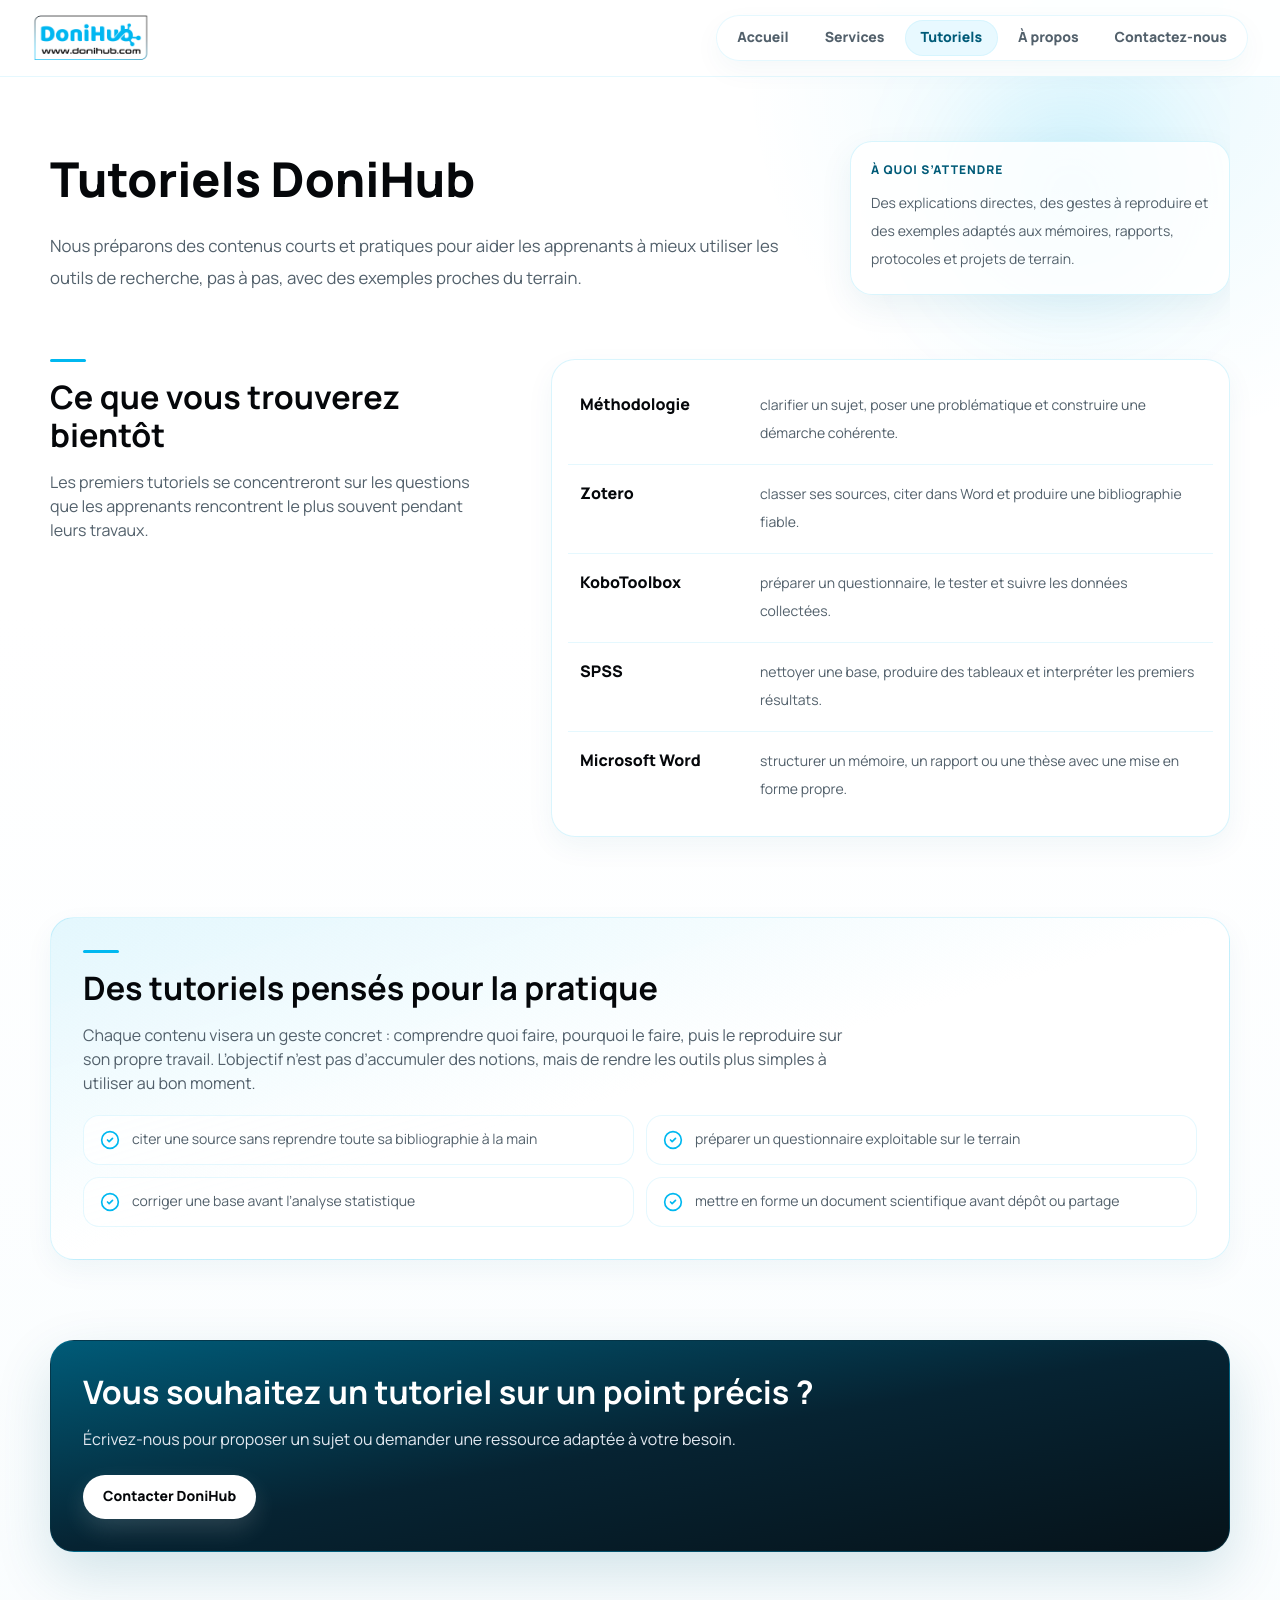
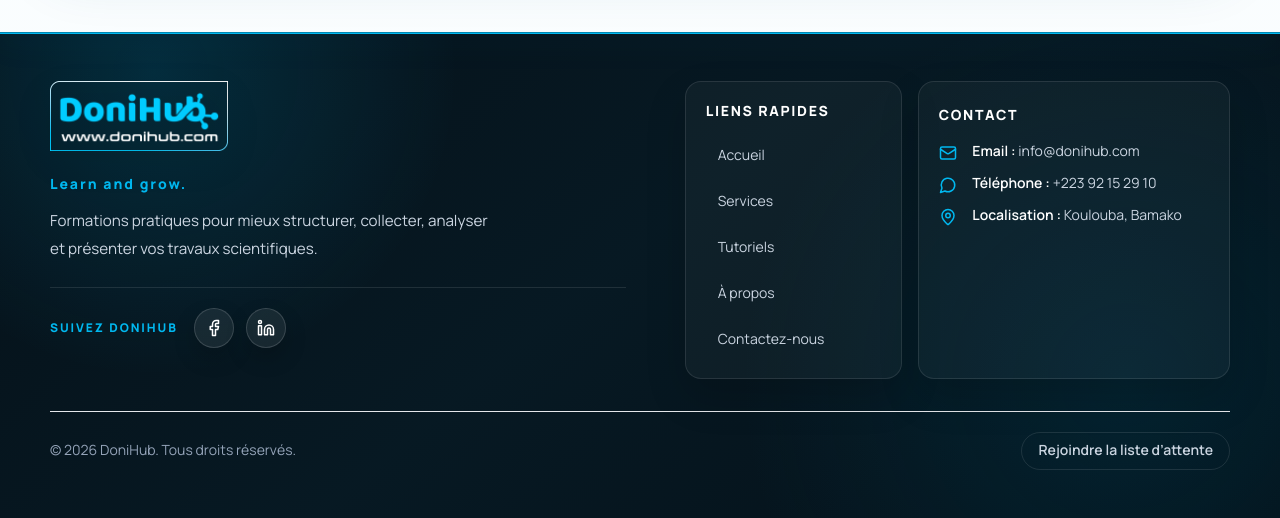
<file: tutoriels.html>
<!DOCTYPE html><html lang="fr"><head><meta charSet="utf-8"/><meta name="viewport" content="width=device-width, initial-scale=1"/><link rel="preload" as="image" href="/assets/logo-donihub-full.png" fetchPriority="high"/><link rel="stylesheet" href="/_next/static/css/e09f94db3ba5eba0.css" data-precedence="next"/><link rel="preload" as="script" fetchPriority="low" href="/_next/static/chunks/webpack-be95cb0b58a51fc5.js"/><script src="/_next/static/chunks/fd9d1056-cf48984c1108c87a.js" async=""></script><script src="/_next/static/chunks/117-9ee0f5846c042013.js" async=""></script><script src="/_next/static/chunks/main-app-3489be65211097f5.js" async=""></script><script src="/_next/static/chunks/972-fe6ab53755556f79.js" async=""></script><script src="/_next/static/chunks/app/tutoriels/page-c4970ffd6d5d277c.js" async=""></script><script src="/_next/static/chunks/878-7e6203b9c206d8a6.js" async=""></script><script src="/_next/static/chunks/app/layout-3a531791f5a40429.js" async=""></script><script src="/_next/static/chunks/app/page-bf3da9fb38463d16.js" async=""></script><title>Tutoriels DoniHub | DoniHub</title><meta name="description" content="Tutoriels DoniHub pour apprendre, pas à pas, les méthodes et outils utiles aux travaux scientifiques."/><meta name="application-name" content="DoniHub"/><meta name="robots" content="index, follow"/><link rel="canonical" href="https://donihub.com"/><meta property="og:title" content="DoniHub — Formation aux outils de recherche scientifique"/><meta property="og:description" content="DoniHub forme les étudiants, chercheurs et professionnels à la méthodologie, Zotero, KoboToolbox, SPSS et Microsoft Word pour leurs travaux scientifiques."/><meta property="og:url" content="https://donihub.com"/><meta property="og:site_name" content="DoniHub"/><meta property="og:locale" content="fr_FR"/><meta property="og:image:alt" content="DoniHub - Formation aux outils de recherche scientifique"/><meta property="og:image:height" content="630"/><meta property="og:image" content="https://donihub.com/assets/og-donihub.svg"/><meta property="og:image:width" content="1200"/><meta property="og:type" content="website"/><meta name="twitter:card" content="summary_large_image"/><meta name="twitter:title" content="DoniHub — Formation aux outils de recherche scientifique"/><meta name="twitter:description" content="DoniHub forme les étudiants, chercheurs et professionnels à la méthodologie, Zotero, KoboToolbox, SPSS et Microsoft Word pour leurs travaux scientifiques."/><meta name="twitter:image" content="https://donihub.com/assets/og-donihub.svg"/><link rel="icon" href="/assets/logo-donihub-mark.png"/><script src="/_next/static/chunks/polyfills-42372ed130431b0a.js" noModule=""></script></head><body class="__variable_73ee6c font-sans"><header class="sticky top-0 z-40 border-b backdrop-blur-xl transition-all duration-300 border-brand/10 bg-white/[0.88]"><div class="mx-auto flex max-w-7xl items-center justify-between gap-4 px-4 py-1.5 sm:px-6 lg:gap-5 lg:px-8"><a aria-label="Accueil DoniHub" class="-ml-1 inline-flex shrink-0 rounded-2xl p-1 transition duration-200 hover:bg-brand-soft/60" href="/"><img alt="Logo DoniHub" fetchPriority="high" width="140" height="66" decoding="async" data-nimg="1" class="h-auto w-[104px] sm:w-[118px]" style="color:transparent" src="/assets/logo-donihub-full.png"/></a><button type="button" class="inline-flex h-10 w-10 items-center justify-center rounded-2xl border border-brand/20 bg-white/85 text-brand-dark shadow-[0_10px_24px_rgba(0,91,120,0.08)] transition duration-200 hover:border-brand/45 hover:bg-brand-soft lg:hidden" aria-label="Ouvrir le menu de navigation" aria-expanded="false" aria-controls="primary-nav"><svg xmlns="http://www.w3.org/2000/svg" width="22" height="22" viewBox="0 0 24 24" fill="none" stroke="currentColor" stroke-width="2" stroke-linecap="round" stroke-linejoin="round" class="lucide lucide-menu" aria-hidden="true"><line x1="4" x2="20" y1="12" y2="12"></line><line x1="4" x2="20" y1="6" y2="6"></line><line x1="4" x2="20" y1="18" y2="18"></line></svg></button><nav id="primary-nav" aria-label="Navigation principale" class="hidden absolute left-3 right-3 top-[calc(100%+0.55rem)] z-50 max-h-[calc(100vh-5rem)] flex-col gap-1.5 overflow-y-auto rounded-[22px] border border-brand/15 bg-white p-2.5 shadow-panel sm:left-4 sm:right-4 lg:static lg:flex lg:max-h-none lg:flex-row lg:items-center lg:gap-1 lg:overflow-visible lg:rounded-full lg:border lg:border-brand/10 lg:bg-white/70 lg:p-1 lg:shadow-[0_10px_28px_rgba(0,91,120,0.045)]"><a class="rounded-2xl px-4 py-2.5 text-sm font-extrabold transition duration-200 hover:-translate-y-0.5 lg:rounded-full lg:px-4 lg:py-2 text-muted hover:bg-brand-soft/65 hover:text-brand-dark" href="/">Accueil</a><a class="rounded-2xl px-4 py-2.5 text-sm font-extrabold transition duration-200 hover:-translate-y-0.5 lg:rounded-full lg:px-4 lg:py-2 text-muted hover:bg-brand-soft/65 hover:text-brand-dark" href="/services">Services</a><a aria-current="page" class="rounded-2xl px-4 py-2.5 text-sm font-extrabold transition duration-200 hover:-translate-y-0.5 lg:rounded-full lg:px-4 lg:py-2 bg-brand-soft text-brand-dark shadow-[inset_0_0_0_1px_rgba(0,184,240,0.08)]" href="/tutoriels">Tutoriels</a><a class="rounded-2xl px-4 py-2.5 text-sm font-extrabold transition duration-200 hover:-translate-y-0.5 lg:rounded-full lg:px-4 lg:py-2 text-muted hover:bg-brand-soft/65 hover:text-brand-dark" href="/a-propos">À propos</a><a class="rounded-2xl px-4 py-2.5 text-sm font-extrabold transition duration-200 hover:-translate-y-0.5 lg:rounded-full lg:px-4 lg:py-2 text-muted hover:bg-brand-soft/65 hover:text-brand-dark" href="/contactez-nous">Contactez-nous</a></nav></div></header><main><section class="container-page immersive-section py-10 sm:py-12 lg:py-16"><span aria-hidden="true" data-parallax="18" class="parallax-layer parallax-layer-primary"></span><div class="grid gap-7 lg:grid-cols-[minmax(0,1fr)_340px] lg:items-end lg:gap-10 xl:grid-cols-[minmax(0,1fr)_380px] xl:gap-14"><div data-scroll-reveal="fade-left"><h1 class="page-title">Tutoriels DoniHub</h1><p class="mt-5 max-w-3xl text-[0.95rem] leading-7 text-muted sm:mt-6 sm:text-[1.05rem] sm:leading-8">Nous préparons des contenus courts et pratiques pour aider les apprenants à mieux utiliser les outils de recherche, pas à pas, avec des exemples proches du terrain.</p></div><aside data-scroll-reveal="fade-right" data-tilt-card="true" style="--reveal-delay:80ms" class="rounded-[22px] border border-brand/15 bg-white/85 p-5 shadow-[0_12px_34px_rgba(0,91,120,0.07)]"><p class="text-xs font-extrabold uppercase tracking-[.08em] text-brand-dark">À quoi s’attendre</p><p class="mt-3 text-sm leading-7 text-muted">Des explications directes, des gestes à reproduire et des exemples adaptés aux mémoires, rapports, protocoles et projets de terrain.</p></aside></div></section><section class="container-page grid gap-7 pb-12 sm:gap-8 sm:pb-14 lg:grid-cols-[0.8fr_1.2fr] lg:gap-12 lg:pb-20"><div data-scroll-reveal="fade-left"><h2 class="section-title title-rule">Ce que vous trouverez bientôt</h2><p class="mt-4 max-w-md text-[0.95rem] leading-7 text-muted sm:text-base">Les premiers tutoriels se concentreront sur les questions que les apprenants rencontrent le plus souvent pendant leurs travaux.</p></div><div data-scroll-reveal="fade-right" class="rounded-[24px] border border-brand/15 bg-white p-3 shadow-[0_10px_28px_rgba(0,91,120,0.055)] sm:p-4"><article class="grid gap-2 border-b border-brand/10 px-2 py-4 last:border-b-0 md:grid-cols-[160px_1fr] md:gap-5 sm:px-3"><h3 class="text-base font-extrabold text-ink">Méthodologie</h3><p class="text-sm leading-7 text-muted">clarifier un sujet, poser une problématique et construire une démarche cohérente.</p></article><article class="grid gap-2 border-b border-brand/10 px-2 py-4 last:border-b-0 md:grid-cols-[160px_1fr] md:gap-5 sm:px-3"><h3 class="text-base font-extrabold text-ink">Zotero</h3><p class="text-sm leading-7 text-muted">classer ses sources, citer dans Word et produire une bibliographie fiable.</p></article><article class="grid gap-2 border-b border-brand/10 px-2 py-4 last:border-b-0 md:grid-cols-[160px_1fr] md:gap-5 sm:px-3"><h3 class="text-base font-extrabold text-ink">KoboToolbox</h3><p class="text-sm leading-7 text-muted">préparer un questionnaire, le tester et suivre les données collectées.</p></article><article class="grid gap-2 border-b border-brand/10 px-2 py-4 last:border-b-0 md:grid-cols-[160px_1fr] md:gap-5 sm:px-3"><h3 class="text-base font-extrabold text-ink">SPSS</h3><p class="text-sm leading-7 text-muted">nettoyer une base, produire des tableaux et interpréter les premiers résultats.</p></article><article class="grid gap-2 border-b border-brand/10 px-2 py-4 last:border-b-0 md:grid-cols-[160px_1fr] md:gap-5 sm:px-3"><h3 class="text-base font-extrabold text-ink">Microsoft Word</h3><p class="text-sm leading-7 text-muted">structurer un mémoire, un rapport ou une thèse avec une mise en forme propre.</p></article></div></section><section class="container-page pb-12 sm:pb-14 lg:pb-20"><div data-scroll-reveal="fade-left" data-tilt-card="true" class="rounded-[24px] border border-brand/15 bg-gradient-to-br from-brand/10 via-white to-white p-5 shadow-[0_10px_28px_rgba(0,91,120,0.055)] sm:p-7 lg:p-8"><h2 class="section-title title-rule">Des tutoriels pensés pour la pratique</h2><p class="mt-4 max-w-3xl text-[0.95rem] leading-7 text-muted sm:text-base">Chaque contenu visera un geste concret : comprendre quoi faire, pourquoi le faire, puis le reproduire sur son propre travail. L’objectif n’est pas d’accumuler des notions, mais de rendre les outils plus simples à utiliser au bon moment.</p><ul class="mt-5 grid gap-3 md:grid-cols-2"><li data-scroll-reveal="true" style="--reveal-delay:0ms" class="flex gap-3 rounded-2xl border border-brand/10 bg-white/80 px-4 py-3 text-sm leading-6 text-muted"><svg xmlns="http://www.w3.org/2000/svg" width="24" height="24" viewBox="0 0 24 24" fill="none" stroke="currentColor" stroke-width="2" stroke-linecap="round" stroke-linejoin="round" class="lucide lucide-circle-check mt-0.5 h-5 w-5 shrink-0 text-brand" aria-hidden="true"><circle cx="12" cy="12" r="10"></circle><path d="m9 12 2 2 4-4"></path></svg><span>citer une source sans reprendre toute sa bibliographie à la main</span></li><li data-scroll-reveal="true" style="--reveal-delay:45ms" class="flex gap-3 rounded-2xl border border-brand/10 bg-white/80 px-4 py-3 text-sm leading-6 text-muted"><svg xmlns="http://www.w3.org/2000/svg" width="24" height="24" viewBox="0 0 24 24" fill="none" stroke="currentColor" stroke-width="2" stroke-linecap="round" stroke-linejoin="round" class="lucide lucide-circle-check mt-0.5 h-5 w-5 shrink-0 text-brand" aria-hidden="true"><circle cx="12" cy="12" r="10"></circle><path d="m9 12 2 2 4-4"></path></svg><span>préparer un questionnaire exploitable sur le terrain</span></li><li data-scroll-reveal="true" style="--reveal-delay:90ms" class="flex gap-3 rounded-2xl border border-brand/10 bg-white/80 px-4 py-3 text-sm leading-6 text-muted"><svg xmlns="http://www.w3.org/2000/svg" width="24" height="24" viewBox="0 0 24 24" fill="none" stroke="currentColor" stroke-width="2" stroke-linecap="round" stroke-linejoin="round" class="lucide lucide-circle-check mt-0.5 h-5 w-5 shrink-0 text-brand" aria-hidden="true"><circle cx="12" cy="12" r="10"></circle><path d="m9 12 2 2 4-4"></path></svg><span>corriger une base avant l’analyse statistique</span></li><li data-scroll-reveal="true" style="--reveal-delay:135ms" class="flex gap-3 rounded-2xl border border-brand/10 bg-white/80 px-4 py-3 text-sm leading-6 text-muted"><svg xmlns="http://www.w3.org/2000/svg" width="24" height="24" viewBox="0 0 24 24" fill="none" stroke="currentColor" stroke-width="2" stroke-linecap="round" stroke-linejoin="round" class="lucide lucide-circle-check mt-0.5 h-5 w-5 shrink-0 text-brand" aria-hidden="true"><circle cx="12" cy="12" r="10"></circle><path d="m9 12 2 2 4-4"></path></svg><span>mettre en forme un document scientifique avant dépôt ou partage</span></li></ul></div></section><section class="container-page pb-20"><div data-scroll-reveal="fade-left" data-tilt-card="true" class="rounded-[24px] border border-brand/15 bg-gradient-to-br from-brand-dark via-[#062332] to-[#06131a] p-5 text-white shadow-[0_22px_56px_rgba(0,91,120,0.16)] sm:p-7 lg:p-8"><h2 class="section-title">Vous souhaitez un tutoriel sur un point précis ?</h2><p class="mt-4 max-w-2xl text-sm leading-7 text-slate-200 sm:text-base">Écrivez-nous pour proposer un sujet ou demander une ressource adaptée à votre besoin.</p><div class="mt-6"><a data-pressable="true" class="inline-flex min-h-11 w-full items-center justify-center rounded-full px-5 py-2.5 text-center text-sm font-extrabold transition duration-200 hover:-translate-y-0.5 sm:w-auto bg-white text-ink shadow-[0_10px_24px_rgba(255,255,255,0.14)] hover:bg-brand-soft" href="/contactez-nous">Contacter DoniHub</a></div></div></section></main><footer class="site-footer relative overflow-hidden border-t border-brand/70 text-slate-200"><div class="container-page relative z-10 py-7 sm:py-10 lg:py-12"><div class="grid gap-7 lg:grid-cols-[1.05fr_.95fr] lg:items-start lg:gap-8"><div class="max-w-xl"><a aria-label="Accueil DoniHub" class="inline-flex w-fit transition duration-200 hover:-translate-y-0.5" href="/"><img alt="Logo DoniHub" loading="lazy" width="720" height="284" decoding="async" data-nimg="1" class="h-auto w-[154px] drop-shadow-[0_10px_20px_rgba(0,0,0,0.22)] sm:w-[178px]" style="color:transparent" src="/assets/logo-donihub-footer.png"/></a><h2 class="sr-only">DoniHub</h2><p class="mt-4 text-sm font-extrabold tracking-[0.14em] text-brand">Learn and grow.</p><p class="mt-3 max-w-md text-sm leading-7 text-slate-300 sm:text-[0.95rem]">Formations pratiques pour mieux structurer, collecter, analyser et présenter vos travaux scientifiques.</p><div class="mt-6 flex flex-wrap items-center gap-3 border-t border-white/10 pt-5 sm:gap-4"><p class="text-xs font-extrabold uppercase tracking-[0.16em] text-brand">Suivez DoniHub</p><div class="flex flex-wrap gap-3 " aria-label="Réseaux sociaux DoniHub"><a href="https://www.facebook.com/donihub223" target="_blank" rel="noopener noreferrer" aria-label="Ouvrir la page Facebook de DoniHub" data-pressable="true" class="group grid h-8 w-8 place-items-center rounded-full border p-0 transition duration-200 hover:-translate-y-0.5 sm:h-10 sm:w-10 border-white/15 bg-white/[0.07] text-white shadow-[0_10px_22px_rgba(0,0,0,0.18)] hover:border-brand/60 hover:bg-brand hover:text-[#06131a]"><span class="grid h-full w-full place-items-center rounded-full transition"><svg xmlns="http://www.w3.org/2000/svg" width="18" height="18" viewBox="0 0 24 24" fill="none" stroke="currentColor" stroke-width="2" stroke-linecap="round" stroke-linejoin="round" class="lucide lucide-facebook" aria-hidden="true"><path d="M18 2h-3a5 5 0 0 0-5 5v3H7v4h3v8h4v-8h3l1-4h-4V7a1 1 0 0 1 1-1h3z"></path></svg></span></a><a href="https://www.linkedin.com/company/donihub/" target="_blank" rel="noopener noreferrer" aria-label="Ouvrir la page LinkedIn de DoniHub" data-pressable="true" class="group grid h-8 w-8 place-items-center rounded-full border p-0 transition duration-200 hover:-translate-y-0.5 sm:h-10 sm:w-10 border-white/15 bg-white/[0.07] text-white shadow-[0_10px_22px_rgba(0,0,0,0.18)] hover:border-brand/60 hover:bg-brand hover:text-[#06131a]"><span class="grid h-full w-full place-items-center rounded-full transition"><svg xmlns="http://www.w3.org/2000/svg" width="18" height="18" viewBox="0 0 24 24" fill="none" stroke="currentColor" stroke-width="2" stroke-linecap="round" stroke-linejoin="round" class="lucide lucide-linkedin" aria-hidden="true"><path d="M16 8a6 6 0 0 1 6 6v7h-4v-7a2 2 0 0 0-2-2 2 2 0 0 0-2 2v7h-4v-7a6 6 0 0 1 6-6z"></path><rect width="4" height="12" x="2" y="9"></rect><circle cx="4" cy="4" r="2"></circle></svg></span></a></div></div></div><div class="grid gap-4 md:grid-cols-[0.82fr_1.18fr]"><nav class="rounded-2xl border border-white/10 bg-white/[0.035] p-5 shadow-[0_18px_40px_rgba(0,0,0,0.16)]" aria-label="Liens rapides du pied de page"><h3 class="mb-4 text-sm font-extrabold uppercase tracking-[0.12em] text-white">Liens rapides</h3><div class="grid gap-2.5 text-sm"><a class="group inline-flex items-center justify-between rounded-xl px-3 py-2 text-slate-300 transition hover:bg-white/[0.055] hover:text-white" href="/"><span>Accueil</span><span aria-hidden="true" class="h-1.5 w-1.5 rounded-full bg-brand opacity-0 transition group-hover:opacity-100"></span></a><a class="group inline-flex items-center justify-between rounded-xl px-3 py-2 text-slate-300 transition hover:bg-white/[0.055] hover:text-white" href="/services"><span>Services</span><span aria-hidden="true" class="h-1.5 w-1.5 rounded-full bg-brand opacity-0 transition group-hover:opacity-100"></span></a><a class="group inline-flex items-center justify-between rounded-xl px-3 py-2 text-slate-300 transition hover:bg-white/[0.055] hover:text-white" href="/tutoriels"><span>Tutoriels</span><span aria-hidden="true" class="h-1.5 w-1.5 rounded-full bg-brand opacity-0 transition group-hover:opacity-100"></span></a><a class="group inline-flex items-center justify-between rounded-xl px-3 py-2 text-slate-300 transition hover:bg-white/[0.055] hover:text-white" href="/a-propos"><span>À propos</span><span aria-hidden="true" class="h-1.5 w-1.5 rounded-full bg-brand opacity-0 transition group-hover:opacity-100"></span></a><a class="group inline-flex items-center justify-between rounded-xl px-3 py-2 text-slate-300 transition hover:bg-white/[0.055] hover:text-white" href="/contactez-nous"><span>Contactez-nous</span><span aria-hidden="true" class="h-1.5 w-1.5 rounded-full bg-brand opacity-0 transition group-hover:opacity-100"></span></a></div></nav><div class="rounded-2xl border border-white/10 bg-white/[0.035] p-5 shadow-[0_18px_40px_rgba(0,0,0,0.16)]"><a class="mb-4 inline-flex text-sm font-extrabold uppercase tracking-[0.12em] text-white underline-offset-4 transition hover:text-brand hover:underline" href="/contactez-nous">Contact</a><div class="grid gap-3 text-sm text-slate-300"><div class="grid grid-cols-[1.25rem_minmax(0,1fr)] gap-2.5 sm:grid-cols-[1.35rem_minmax(0,1fr)] sm:gap-3"><svg xmlns="http://www.w3.org/2000/svg" width="18" height="18" viewBox="0 0 24 24" fill="none" stroke="currentColor" stroke-width="2" stroke-linecap="round" stroke-linejoin="round" class="lucide lucide-mail mt-0.5 text-brand" aria-hidden="true"><rect width="20" height="16" x="2" y="4" rx="2"></rect><path d="m22 7-8.97 5.7a1.94 1.94 0 0 1-2.06 0L2 7"></path></svg><p class="min-w-0"><span class="font-semibold text-white">Email<!-- --> : </span><a href="mailto:info@donihub.com" class="whitespace-nowrap text-slate-300 underline-offset-4 transition hover:text-brand hover:underline">info@donihub.com</a></p></div><div class="grid grid-cols-[1.25rem_minmax(0,1fr)] gap-2.5 sm:grid-cols-[1.35rem_minmax(0,1fr)] sm:gap-3"><svg xmlns="http://www.w3.org/2000/svg" width="18" height="18" viewBox="0 0 24 24" fill="none" stroke="currentColor" stroke-width="2" stroke-linecap="round" stroke-linejoin="round" class="lucide lucide-message-circle mt-0.5 text-brand" aria-hidden="true"><path d="M7.9 20A9 9 0 1 0 4 16.1L2 22Z"></path></svg><p class="min-w-0"><span class="font-semibold text-white">Téléphone<!-- --> : </span><a href="tel:+22392152910" class="whitespace-nowrap text-slate-300 underline-offset-4 transition hover:text-brand hover:underline">+223 92 15 29 10</a></p></div><div class="grid grid-cols-[1.25rem_minmax(0,1fr)] gap-2.5 sm:grid-cols-[1.35rem_minmax(0,1fr)] sm:gap-3"><svg xmlns="http://www.w3.org/2000/svg" width="18" height="18" viewBox="0 0 24 24" fill="none" stroke="currentColor" stroke-width="2" stroke-linecap="round" stroke-linejoin="round" class="lucide lucide-map-pin mt-0.5 text-brand" aria-hidden="true"><path d="M20 10c0 4.993-5.539 10.193-7.399 11.799a1 1 0 0 1-1.202 0C9.539 20.193 4 14.993 4 10a8 8 0 0 1 16 0"></path><circle cx="12" cy="10" r="3"></circle></svg><p class="min-w-0"><span class="font-semibold text-white">Localisation<!-- --> : </span><span class="whitespace-nowrap">Koulouba, Bamako</span></p></div></div></div></div></div><div class="mt-8 flex flex-col gap-3 border-t border-white/12 pt-5 text-sm text-slate-400 sm:flex-row sm:items-center sm:justify-between"><p>© 2026 DoniHub. Tous droits réservés.</p><a class="inline-flex w-fit items-center rounded-full border border-white/10 px-4 py-2 font-semibold text-slate-300 transition hover:border-brand/50 hover:bg-brand hover:text-[#06131a]" href="/contactez-nous#inscription">Rejoindre la liste d’attente</a></div></div></footer><script src="/_next/static/chunks/webpack-be95cb0b58a51fc5.js" async=""></script><script>(self.__next_f=self.__next_f||[]).push([0]);self.__next_f.push([2,null])</script><script>self.__next_f.push([1,"1:HL[\"/_next/static/css/e09f94db3ba5eba0.css\",\"style\"]\n"])</script><script>self.__next_f.push([1,"2:I[2846,[],\"\"]\n4:I[6097,[\"972\",\"static/chunks/972-fe6ab53755556f79.js\",\"258\",\"static/chunks/app/tutoriels/page-c4970ffd6d5d277c.js\"],\"ScrollReveal\"]\n5:I[2972,[\"972\",\"static/chunks/972-fe6ab53755556f79.js\",\"258\",\"static/chunks/app/tutoriels/page-c4970ffd6d5d277c.js\"],\"\"]\n6:I[4707,[],\"\"]\n7:I[6423,[],\"\"]\n8:I[9587,[\"972\",\"static/chunks/972-fe6ab53755556f79.js\",\"878\",\"static/chunks/878-7e6203b9c206d8a6.js\",\"185\",\"static/chunks/app/layout-3a531791f5a40429.js\"],\"ImmersiveEffects\"]\n9:I[335,[\"972\",\"static/chunks/972-fe6ab53755556f79.js\",\"878\",\"static/chunks/878-7e6203b9c206d8a6.js\",\"185\",\"static/chunks/app/layout-3a531791f5a40429.js\"],\"Header\"]\na:I[5878,[\"972\",\"static/chunks/972-fe6ab53755556f79.js\",\"878\",\"static/chunks/878-7e6203b9c206d8a6.js\",\"931\",\"static/chunks/app/page-bf3da9fb38463d16.js\"],\"Image\"]\nc:I[1060,[],\"\"]\nd:[]\n"])</script><script>self.__next_f.push([1,"0:[\"$\",\"$L2\",null,{\"buildId\":\"LD3WSzDT54xJl1JRglmfx\",\"assetPrefix\":\"\",\"urlParts\":[\"\",\"tutoriels\"],\"initialTree\":[\"\",{\"children\":[\"tutoriels\",{\"children\":[\"__PAGE__\",{}]}]},\"$undefined\",\"$undefined\",true],\"initialSeedData\":[\"\",{\"children\":[\"tutoriels\",{\"children\":[\"__PAGE__\",{},[[\"$L3\",[\"$\",\"main\",null,{\"children\":[[\"$\",\"$L4\",null,{}],[\"$\",\"section\",null,{\"className\":\"container-page immersive-section py-10 sm:py-12 lg:py-16\",\"children\":[[\"$\",\"span\",null,{\"aria-hidden\":true,\"data-parallax\":\"18\",\"className\":\"parallax-layer parallax-layer-primary\"}],[\"$\",\"div\",null,{\"className\":\"grid gap-7 lg:grid-cols-[minmax(0,1fr)_340px] lg:items-end lg:gap-10 xl:grid-cols-[minmax(0,1fr)_380px] xl:gap-14\",\"children\":[[\"$\",\"div\",null,{\"data-scroll-reveal\":\"fade-left\",\"children\":[[\"$\",\"h1\",null,{\"className\":\"page-title\",\"children\":\"Tutoriels DoniHub\"}],[\"$\",\"p\",null,{\"className\":\"mt-5 max-w-3xl text-[0.95rem] leading-7 text-muted sm:mt-6 sm:text-[1.05rem] sm:leading-8\",\"children\":\"Nous préparons des contenus courts et pratiques pour aider les apprenants à mieux utiliser les outils de recherche, pas à pas, avec des exemples proches du terrain.\"}]]}],[\"$\",\"aside\",null,{\"data-scroll-reveal\":\"fade-right\",\"data-tilt-card\":true,\"style\":{\"--reveal-delay\":\"80ms\"},\"className\":\"rounded-[22px] border border-brand/15 bg-white/85 p-5 shadow-[0_12px_34px_rgba(0,91,120,0.07)]\",\"children\":[[\"$\",\"p\",null,{\"className\":\"text-xs font-extrabold uppercase tracking-[.08em] text-brand-dark\",\"children\":\"À quoi s’attendre\"}],[\"$\",\"p\",null,{\"className\":\"mt-3 text-sm leading-7 text-muted\",\"children\":\"Des explications directes, des gestes à reproduire et des exemples adaptés aux mémoires, rapports, protocoles et projets de terrain.\"}]]}]]}]]}],[\"$\",\"section\",null,{\"className\":\"container-page grid gap-7 pb-12 sm:gap-8 sm:pb-14 lg:grid-cols-[0.8fr_1.2fr] lg:gap-12 lg:pb-20\",\"children\":[[\"$\",\"div\",null,{\"data-scroll-reveal\":\"fade-left\",\"children\":[[\"$\",\"h2\",null,{\"className\":\"section-title title-rule\",\"children\":\"Ce que vous trouverez bientôt\"}],[\"$\",\"p\",null,{\"className\":\"mt-4 max-w-md text-[0.95rem] leading-7 text-muted sm:text-base\",\"children\":\"Les premiers tutoriels se concentreront sur les questions que les apprenants rencontrent le plus souvent pendant leurs travaux.\"}]]}],[\"$\",\"div\",null,{\"data-scroll-reveal\":\"fade-right\",\"className\":\"rounded-[24px] border border-brand/15 bg-white p-3 shadow-[0_10px_28px_rgba(0,91,120,0.055)] sm:p-4\",\"children\":[[\"$\",\"article\",\"Méthodologie\",{\"className\":\"grid gap-2 border-b border-brand/10 px-2 py-4 last:border-b-0 md:grid-cols-[160px_1fr] md:gap-5 sm:px-3\",\"children\":[[\"$\",\"h3\",null,{\"className\":\"text-base font-extrabold text-ink\",\"children\":\"Méthodologie\"}],[\"$\",\"p\",null,{\"className\":\"text-sm leading-7 text-muted\",\"children\":\"clarifier un sujet, poser une problématique et construire une démarche cohérente.\"}]]}],[\"$\",\"article\",\"Zotero\",{\"className\":\"grid gap-2 border-b border-brand/10 px-2 py-4 last:border-b-0 md:grid-cols-[160px_1fr] md:gap-5 sm:px-3\",\"children\":[[\"$\",\"h3\",null,{\"className\":\"text-base font-extrabold text-ink\",\"children\":\"Zotero\"}],[\"$\",\"p\",null,{\"className\":\"text-sm leading-7 text-muted\",\"children\":\"classer ses sources, citer dans Word et produire une bibliographie fiable.\"}]]}],[\"$\",\"article\",\"KoboToolbox\",{\"className\":\"grid gap-2 border-b border-brand/10 px-2 py-4 last:border-b-0 md:grid-cols-[160px_1fr] md:gap-5 sm:px-3\",\"children\":[[\"$\",\"h3\",null,{\"className\":\"text-base font-extrabold text-ink\",\"children\":\"KoboToolbox\"}],[\"$\",\"p\",null,{\"className\":\"text-sm leading-7 text-muted\",\"children\":\"préparer un questionnaire, le tester et suivre les données collectées.\"}]]}],[\"$\",\"article\",\"SPSS\",{\"className\":\"grid gap-2 border-b border-brand/10 px-2 py-4 last:border-b-0 md:grid-cols-[160px_1fr] md:gap-5 sm:px-3\",\"children\":[[\"$\",\"h3\",null,{\"className\":\"text-base font-extrabold text-ink\",\"children\":\"SPSS\"}],[\"$\",\"p\",null,{\"className\":\"text-sm leading-7 text-muted\",\"children\":\"nettoyer une base, produire des tableaux et interpréter les premiers résultats.\"}]]}],[\"$\",\"article\",\"Microsoft Word\",{\"className\":\"grid gap-2 border-b border-brand/10 px-2 py-4 last:border-b-0 md:grid-cols-[160px_1fr] md:gap-5 sm:px-3\",\"children\":[[\"$\",\"h3\",null,{\"className\":\"text-base font-extrabold text-ink\",\"children\":\"Microsoft Word\"}],[\"$\",\"p\",null,{\"className\":\"text-sm leading-7 text-muted\",\"children\":\"structurer un mémoire, un rapport ou une thèse avec une mise en forme propre.\"}]]}]]}]]}],[\"$\",\"section\",null,{\"className\":\"container-page pb-12 sm:pb-14 lg:pb-20\",\"children\":[\"$\",\"div\",null,{\"data-scroll-reveal\":\"fade-left\",\"data-tilt-card\":true,\"className\":\"rounded-[24px] border border-brand/15 bg-gradient-to-br from-brand/10 via-white to-white p-5 shadow-[0_10px_28px_rgba(0,91,120,0.055)] sm:p-7 lg:p-8\",\"children\":[[\"$\",\"h2\",null,{\"className\":\"section-title title-rule\",\"children\":\"Des tutoriels pensés pour la pratique\"}],[\"$\",\"p\",null,{\"className\":\"mt-4 max-w-3xl text-[0.95rem] leading-7 text-muted sm:text-base\",\"children\":\"Chaque contenu visera un geste concret : comprendre quoi faire, pourquoi le faire, puis le reproduire sur son propre travail. L’objectif n’est pas d’accumuler des notions, mais de rendre les outils plus simples à utiliser au bon moment.\"}],[\"$\",\"ul\",null,{\"className\":\"mt-5 grid gap-3 md:grid-cols-2\",\"children\":[[\"$\",\"li\",\"citer une source sans reprendre toute sa bibliographie à la main\",{\"data-scroll-reveal\":true,\"style\":{\"--reveal-delay\":\"0ms\"},\"className\":\"flex gap-3 rounded-2xl border border-brand/10 bg-white/80 px-4 py-3 text-sm leading-6 text-muted\",\"children\":[[\"$\",\"svg\",null,{\"xmlns\":\"http://www.w3.org/2000/svg\",\"width\":24,\"height\":24,\"viewBox\":\"0 0 24 24\",\"fill\":\"none\",\"stroke\":\"currentColor\",\"strokeWidth\":2,\"strokeLinecap\":\"round\",\"strokeLinejoin\":\"round\",\"className\":\"lucide lucide-circle-check mt-0.5 h-5 w-5 shrink-0 text-brand\",\"aria-hidden\":true,\"children\":[[\"$\",\"circle\",\"1mglay\",{\"cx\":\"12\",\"cy\":\"12\",\"r\":\"10\"}],[\"$\",\"path\",\"dzmm74\",{\"d\":\"m9 12 2 2 4-4\"}],\"$undefined\"]}],[\"$\",\"span\",null,{\"children\":\"citer une source sans reprendre toute sa bibliographie à la main\"}]]}],[\"$\",\"li\",\"préparer un questionnaire exploitable sur le terrain\",{\"data-scroll-reveal\":true,\"style\":{\"--reveal-delay\":\"45ms\"},\"className\":\"flex gap-3 rounded-2xl border border-brand/10 bg-white/80 px-4 py-3 text-sm leading-6 text-muted\",\"children\":[[\"$\",\"svg\",null,{\"xmlns\":\"http://www.w3.org/2000/svg\",\"width\":24,\"height\":24,\"viewBox\":\"0 0 24 24\",\"fill\":\"none\",\"stroke\":\"currentColor\",\"strokeWidth\":2,\"strokeLinecap\":\"round\",\"strokeLinejoin\":\"round\",\"className\":\"lucide lucide-circle-check mt-0.5 h-5 w-5 shrink-0 text-brand\",\"aria-hidden\":true,\"children\":[[\"$\",\"circle\",\"1mglay\",{\"cx\":\"12\",\"cy\":\"12\",\"r\":\"10\"}],[\"$\",\"path\",\"dzmm74\",{\"d\":\"m9 12 2 2 4-4\"}],\"$undefined\"]}],[\"$\",\"span\",null,{\"children\":\"préparer un questionnaire exploitable sur le terrain\"}]]}],[\"$\",\"li\",\"corriger une base avant l’analyse statistique\",{\"data-scroll-reveal\":true,\"style\":{\"--reveal-delay\":\"90ms\"},\"className\":\"flex gap-3 rounded-2xl border border-brand/10 bg-white/80 px-4 py-3 text-sm leading-6 text-muted\",\"children\":[[\"$\",\"svg\",null,{\"xmlns\":\"http://www.w3.org/2000/svg\",\"width\":24,\"height\":24,\"viewBox\":\"0 0 24 24\",\"fill\":\"none\",\"stroke\":\"currentColor\",\"strokeWidth\":2,\"strokeLinecap\":\"round\",\"strokeLinejoin\":\"round\",\"className\":\"lucide lucide-circle-check mt-0.5 h-5 w-5 shrink-0 text-brand\",\"aria-hidden\":true,\"children\":[[\"$\",\"circle\",\"1mglay\",{\"cx\":\"12\",\"cy\":\"12\",\"r\":\"10\"}],[\"$\",\"path\",\"dzmm74\",{\"d\":\"m9 12 2 2 4-4\"}],\"$undefined\"]}],[\"$\",\"span\",null,{\"children\":\"corriger une base avant l’analyse statistique\"}]]}],[\"$\",\"li\",\"mettre en forme un document scientifique avant dépôt ou partage\",{\"data-scroll-reveal\":true,\"style\":{\"--reveal-delay\":\"135ms\"},\"className\":\"flex gap-3 rounded-2xl border border-brand/10 bg-white/80 px-4 py-3 text-sm leading-6 text-muted\",\"children\":[[\"$\",\"svg\",null,{\"xmlns\":\"http://www.w3.org/2000/svg\",\"width\":24,\"height\":24,\"viewBox\":\"0 0 24 24\",\"fill\":\"none\",\"stroke\":\"currentColor\",\"strokeWidth\":2,\"strokeLinecap\":\"round\",\"strokeLinejoin\":\"round\",\"className\":\"lucide lucide-circle-check mt-0.5 h-5 w-5 shrink-0 text-brand\",\"aria-hidden\":true,\"children\":[[\"$\",\"circle\",\"1mglay\",{\"cx\":\"12\",\"cy\":\"12\",\"r\":\"10\"}],[\"$\",\"path\",\"dzmm74\",{\"d\":\"m9 12 2 2 4-4\"}],\"$undefined\"]}],[\"$\",\"span\",null,{\"children\":\"mettre en forme un document scientifique avant dépôt ou partage\"}]]}]]}]]}]}],[\"$\",\"section\",null,{\"className\":\"container-page pb-20\",\"children\":[\"$\",\"div\",null,{\"data-scroll-reveal\":\"fade-left\",\"data-tilt-card\":true,\"className\":\"rounded-[24px] border border-brand/15 bg-gradient-to-br from-brand-dark via-[#062332] to-[#06131a] p-5 text-white shadow-[0_22px_56px_rgba(0,91,120,0.16)] sm:p-7 lg:p-8\",\"children\":[[\"$\",\"h2\",null,{\"className\":\"section-title\",\"children\":\"Vous souhaitez un tutoriel sur un point précis ?\"}],[\"$\",\"p\",null,{\"className\":\"mt-4 max-w-2xl text-sm leading-7 text-slate-200 sm:text-base\",\"children\":\"Écrivez-nous pour proposer un sujet ou demander une ressource adaptée à votre besoin.\"}],[\"$\",\"div\",null,{\"className\":\"mt-6\",\"children\":[\"$\",\"$L5\",null,{\"href\":\"/contactez-nous\",\"data-pressable\":true,\"className\":\"inline-flex min-h-11 w-full items-center justify-center rounded-full px-5 py-2.5 text-center text-sm font-extrabold transition duration-200 hover:-translate-y-0.5 sm:w-auto bg-white text-ink shadow-[0_10px_24px_rgba(255,255,255,0.14)] hover:bg-brand-soft\",\"children\":\"Contacter DoniHub\"}]}]]}]}]]}],null],null],null]},[null,[\"$\",\"$L6\",null,{\"parallelRouterKey\":\"children\",\"segmentPath\":[\"children\",\"tutoriels\",\"children\"],\"error\":\"$undefined\",\"errorStyles\":\"$undefined\",\"errorScripts\":\"$undefined\",\"template\":[\"$\",\"$L7\",null,{}],\"templateStyles\":\"$undefined\",\"templateScripts\":\"$undefined\",\"notFound\":\"$undefined\",\"notFoundStyles\":\"$undefined\"}]],null]},[[[[\"$\",\"link\",\"0\",{\"rel\":\"stylesheet\",\"href\":\"/_next/static/css/e09f94db3ba5eba0.css\",\"precedence\":\"next\",\"crossOrigin\":\"$undefined\"}]],[\"$\",\"html\",null,{\"lang\":\"fr\",\"children\":[\"$\",\"body\",null,{\"className\":\"__variable_73ee6c font-sans\",\"children\":[[\"$\",\"$L8\",null,{}],[\"$\",\"$L9\",null,{}],[\"$\",\"$L6\",null,{\"parallelRouterKey\":\"children\",\"segmentPath\":[\"children\"],\"error\":\"$undefined\",\"errorStyles\":\"$undefined\",\"errorScripts\":\"$undefined\",\"template\":[\"$\",\"$L7\",null,{}],\"templateStyles\":\"$undefined\",\"templateScripts\":\"$undefined\",\"notFound\":[[\"$\",\"title\",null,{\"children\":\"404: This page could not be found.\"}],[\"$\",\"div\",null,{\"style\":{\"fontFamily\":\"system-ui,\\\"Segoe UI\\\",Roboto,Helvetica,Arial,sans-serif,\\\"Apple Color Emoji\\\",\\\"Segoe UI Emoji\\\"\",\"height\":\"100vh\",\"textAlign\":\"center\",\"display\":\"flex\",\"flexDirection\":\"column\",\"alignItems\":\"center\",\"justifyContent\":\"center\"},\"children\":[\"$\",\"div\",null,{\"children\":[[\"$\",\"style\",null,{\"dangerouslySetInnerHTML\":{\"__html\":\"body{color:#000;background:#fff;margin:0}.next-error-h1{border-right:1px solid rgba(0,0,0,.3)}@media (prefers-color-scheme:dark){body{color:#fff;background:#000}.next-error-h1{border-right:1px solid rgba(255,255,255,.3)}}\"}}],[\"$\",\"h1\",null,{\"className\":\"next-error-h1\",\"style\":{\"display\":\"inline-block\",\"margin\":\"0 20px 0 0\",\"padding\":\"0 23px 0 0\",\"fontSize\":24,\"fontWeight\":500,\"verticalAlign\":\"top\",\"lineHeight\":\"49px\"},\"children\":\"404\"}],[\"$\",\"div\",null,{\"style\":{\"display\":\"inline-block\"},\"children\":[\"$\",\"h2\",null,{\"style\":{\"fontSize\":14,\"fontWeight\":400,\"lineHeight\":\"49px\",\"margin\":0},\"children\":\"This page could not be found.\"}]}]]}]}]],\"notFoundStyles\":[]}],[\"$\",\"footer\",null,{\"className\":\"site-footer relative overflow-hidden border-t border-brand/70 text-slate-200\",\"children\":[\"$\",\"div\",null,{\"className\":\"container-page relative z-10 py-7 sm:py-10 lg:py-12\",\"children\":[[\"$\",\"div\",null,{\"className\":\"grid gap-7 lg:grid-cols-[1.05fr_.95fr] lg:items-start lg:gap-8\",\"children\":[[\"$\",\"div\",null,{\"className\":\"max-w-xl\",\"children\":[[\"$\",\"$L5\",null,{\"href\":\"/\",\"aria-label\":\"Accueil DoniHub\",\"className\":\"inline-flex w-fit transition duration-200 hover:-translate-y-0.5\",\"children\":[\"$\",\"$La\",null,{\"src\":\"/assets/logo-donihub-footer.png\",\"alt\":\"Logo DoniHub\",\"width\":720,\"height\":284,\"className\":\"h-auto w-[154px] drop-shadow-[0_10px_20px_rgba(0,0,0,0.22)] sm:w-[178px]\"}]}],[\"$\",\"h2\",null,{\"className\":\"sr-only\",\"children\":\"DoniHub\"}],[\"$\",\"p\",null,{\"className\":\"mt-4 text-sm font-extrabold tracking-[0.14em] text-brand\",\"children\":\"Learn and grow.\"}],[\"$\",\"p\",null,{\"className\":\"mt-3 max-w-md text-sm leading-7 text-slate-300 sm:text-[0.95rem]\",\"children\":\"Formations pratiques pour mieux structurer, collecter, analyser et présenter vos travaux scientifiques.\"}],[\"$\",\"div\",null,{\"className\":\"mt-6 flex flex-wrap items-center gap-3 border-t border-white/10 pt-5 sm:gap-4\",\"children\":[[\"$\",\"p\",null,{\"className\":\"text-xs font-extrabold uppercase tracking-[0.16em] text-brand\",\"children\":\"Suivez DoniHub\"}],[\"$\",\"div\",null,{\"className\":\"flex flex-wrap gap-3 \",\"aria-label\":\"Réseaux sociaux DoniHub\",\"children\":[[\"$\",\"a\",\"Facebook\",{\"href\":\"https://www.facebook.com/donihub223\",\"target\":\"_blank\",\"rel\":\"noopener noreferrer\",\"aria-label\":\"Ouvrir la page Facebook de DoniHub\",\"data-pressable\":true,\"className\":\"group grid h-8 w-8 place-items-center rounded-full border p-0 transition duration-200 hover:-translate-y-0.5 sm:h-10 sm:w-10 border-white/15 bg-white/[0.07] text-white shadow-[0_10px_22px_rgba(0,0,0,0.18)] hover:border-brand/60 hover:bg-brand hover:text-[#06131a]\",\"children\":[[\"$\",\"span\",null,{\"className\":\"grid h-full w-full place-items-center rounded-full transition\",\"children\":[\"$\",\"svg\",null,{\"xmlns\":\"http://www.w3.org/2000/svg\",\"width\":18,\"height\":18,\"viewBox\":\"0 0 24 24\",\"fill\":\"none\",\"stroke\":\"currentColor\",\"strokeWidth\":2,\"strokeLinecap\":\"round\",\"strokeLinejoin\":\"round\",\"className\":\"lucide lucide-facebook\",\"aria-hidden\":true,\"children\":[[\"$\",\"path\",\"1jg4f8\",{\"d\":\"M18 2h-3a5 5 0 0 0-5 5v3H7v4h3v8h4v-8h3l1-4h-4V7a1 1 0 0 1 1-1h3z\"}],\"$undefined\"]}]}],false]}],[\"$\",\"a\",\"LinkedIn\",{\"href\":\"https://www.linkedin.com/company/donihub/\",\"target\":\"_blank\",\"rel\":\"noopener noreferrer\",\"aria-label\":\"Ouvrir la page LinkedIn de DoniHub\",\"data-pressable\":true,\"className\":\"group grid h-8 w-8 place-items-center rounded-full border p-0 transition duration-200 hover:-translate-y-0.5 sm:h-10 sm:w-10 border-white/15 bg-white/[0.07] text-white shadow-[0_10px_22px_rgba(0,0,0,0.18)] hover:border-brand/60 hover:bg-brand hover:text-[#06131a]\",\"children\":[[\"$\",\"span\",null,{\"className\":\"grid h-full w-full place-items-center rounded-full transition\",\"children\":[\"$\",\"svg\",null,{\"xmlns\":\"http://www.w3.org/2000/svg\",\"width\":18,\"height\":18,\"viewBox\":\"0 0 24 24\",\"fill\":\"none\",\"stroke\":\"currentColor\",\"strokeWidth\":2,\"strokeLinecap\":\"round\",\"strokeLinejoin\":\"round\",\"className\":\"lucide lucide-linkedin\",\"aria-hidden\":true,\"children\":[[\"$\",\"path\",\"c2jq9f\",{\"d\":\"M16 8a6 6 0 0 1 6 6v7h-4v-7a2 2 0 0 0-2-2 2 2 0 0 0-2 2v7h-4v-7a6 6 0 0 1 6-6z\"}],[\"$\",\"rect\",\"mk3on5\",{\"width\":\"4\",\"height\":\"12\",\"x\":\"2\",\"y\":\"9\"}],[\"$\",\"circle\",\"bt5ra8\",{\"cx\":\"4\",\"cy\":\"4\",\"r\":\"2\"}],\"$undefined\"]}]}],false]}]]}]]}]]}],[\"$\",\"div\",null,{\"className\":\"grid gap-4 md:grid-cols-[0.82fr_1.18fr]\",\"children\":[[\"$\",\"nav\",null,{\"className\":\"rounded-2xl border border-white/10 bg-white/[0.035] p-5 shadow-[0_18px_40px_rgba(0,0,0,0.16)]\",\"aria-label\":\"Liens rapides du pied de page\",\"children\":[[\"$\",\"h3\",null,{\"className\":\"mb-4 text-sm font-extrabold uppercase tracking-[0.12em] text-white\",\"children\":\"Liens rapides\"}],[\"$\",\"div\",null,{\"className\":\"grid gap-2.5 text-sm\",\"children\":[[\"$\",\"$L5\",\"/\",{\"href\":\"/\",\"className\":\"group inline-flex items-center justify-between rounded-xl px-3 py-2 text-slate-300 transition hover:bg-white/[0.055] hover:text-white\",\"children\":[[\"$\",\"span\",null,{\"children\":\"Accueil\"}],[\"$\",\"span\",null,{\"aria-hidden\":true,\"className\":\"h-1.5 w-1.5 rounded-full bg-brand opacity-0 transition group-hover:opacity-100\"}]]}],[\"$\",\"$L5\",\"/services\",{\"href\":\"/services\",\"className\":\"group inline-flex items-center justify-between rounded-xl px-3 py-2 text-slate-300 transition hover:bg-white/[0.055] hover:text-white\",\"children\":[[\"$\",\"span\",null,{\"children\":\"Services\"}],[\"$\",\"span\",null,{\"aria-hidden\":true,\"className\":\"h-1.5 w-1.5 rounded-full bg-brand opacity-0 transition group-hover:opacity-100\"}]]}],[\"$\",\"$L5\",\"/tutoriels\",{\"href\":\"/tutoriels\",\"className\":\"group inline-flex items-center justify-between rounded-xl px-3 py-2 text-slate-300 transition hover:bg-white/[0.055] hover:text-white\",\"children\":[[\"$\",\"span\",null,{\"children\":\"Tutoriels\"}],[\"$\",\"span\",null,{\"aria-hidden\":true,\"className\":\"h-1.5 w-1.5 rounded-full bg-brand opacity-0 transition group-hover:opacity-100\"}]]}],[\"$\",\"$L5\",\"/a-propos\",{\"href\":\"/a-propos\",\"className\":\"group inline-flex items-center justify-between rounded-xl px-3 py-2 text-slate-300 transition hover:bg-white/[0.055] hover:text-white\",\"children\":[[\"$\",\"span\",null,{\"children\":\"À propos\"}],[\"$\",\"span\",null,{\"aria-hidden\":true,\"className\":\"h-1.5 w-1.5 rounded-full bg-brand opacity-0 transition group-hover:opacity-100\"}]]}],[\"$\",\"$L5\",\"/contactez-nous\",{\"href\":\"/contactez-nous\",\"className\":\"group inline-flex items-center justify-between rounded-xl px-3 py-2 text-slate-300 transition hover:bg-white/[0.055] hover:text-white\",\"children\":[[\"$\",\"span\",null,{\"children\":\"Contactez-nous\"}],[\"$\",\"span\",null,{\"aria-hidden\":true,\"className\":\"h-1.5 w-1.5 rounded-full bg-brand opacity-0 transition group-hover:opacity-100\"}]]}]]}]]}],[\"$\",\"div\",null,{\"className\":\"rounded-2xl border border-white/10 bg-white/[0.035] p-5 shadow-[0_18px_40px_rgba(0,0,0,0.16)]\",\"children\":[[\"$\",\"$L5\",null,{\"href\":\"/contactez-nous\",\"className\":\"mb-4 inline-flex text-sm font-extrabold uppercase tracking-[0.12em] text-white underline-offset-4 transition hover:text-brand hover:underline\",\"children\":\"Contact\"}],[\"$\",\"div\",null,{\"className\":\"grid gap-3 text-sm text-slate-300\",\"children\":[[\"$\",\"div\",\"Email\",{\"className\":\"grid grid-cols-[1.25rem_minmax(0,1fr)] gap-2.5 sm:grid-cols-[1.35rem_minmax(0,1fr)] sm:gap-3\",\"children\":[[\"$\",\"svg\",null,{\"xmlns\":\"http://www.w3.org/2000/svg\",\"width\":18,\"height\":18,\"viewBox\":\"0 0 24 24\",\"fill\":\"none\",\"stroke\":\"currentColor\",\"strokeWidth\":2,\"strokeLinecap\":\"round\",\"strokeLinejoin\":\"round\",\"className\":\"lucide lucide-mail mt-0.5 text-brand\",\"aria-hidden\":true,\"children\":[[\"$\",\"rect\",\"18n3k1\",{\"width\":\"20\",\"height\":\"16\",\"x\":\"2\",\"y\":\"4\",\"rx\":\"2\"}],[\"$\",\"path\",\"1ocrg3\",{\"d\":\"m22 7-8.97 5.7a1.94 1.94 0 0 1-2.06 0L2 7\"}],\"$undefined\"]}],[\"$\",\"p\",null,{\"className\":\"min-w-0\",\"children\":[[\"$\",\"span\",null,{\"className\":\"font-semibold text-white\",\"children\":[\"Email\",\" : \"]}],[\"$\",\"a\",null,{\"href\":\"mailto:info@donihub.com\",\"className\":\"whitespace-nowrap text-slate-300 underline-offset-4 transition hover:text-brand hover:underline\",\"children\":\"info@donihub.com\"}]]}]]}],[\"$\",\"div\",\"Téléphone\",{\"className\":\"grid grid-cols-[1.25rem_minmax(0,1fr)] gap-2.5 sm:grid-cols-[1.35rem_minmax(0,1fr)] sm:gap-3\",\"children\":[[\"$\",\"svg\",null,{\"xmlns\":\"http://www.w3.org/2000/svg\",\"width\":18,\"height\":18,\"viewBox\":\"0 0 24 24\",\"fill\":\"none\",\"stroke\":\"currentColor\",\"strokeWidth\":2,\"strokeLinecap\":\"round\",\"strokeLinejoin\":\"round\",\"className\":\"lucide lucide-message-circle mt-0.5 text-brand\",\"aria-hidden\":true,\"children\":[[\"$\",\"path\",\"vv11sd\",{\"d\":\"M7.9 20A9 9 0 1 0 4 16.1L2 22Z\"}],\"$undefined\"]}],[\"$\",\"p\",null,{\"className\":\"min-w-0\",\"children\":[[\"$\",\"span\",null,{\"className\":\"font-semibold text-white\",\"children\":[\"Téléphone\",\" : \"]}],[\"$\",\"a\",null,{\"href\":\"tel:+22392152910\",\"className\":\"whitespace-nowrap text-slate-300 underline-offset-4 transition hover:text-brand hover:underline\",\"children\":\"+223 92 15 29 10\"}]]}]]}],[\"$\",\"div\",\"Localisation\",{\"className\":\"grid grid-cols-[1.25rem_minmax(0,1fr)] gap-2.5 sm:grid-cols-[1.35rem_minmax(0,1fr)] sm:gap-3\",\"children\":[[\"$\",\"svg\",null,{\"xmlns\":\"http://www.w3.org/2000/svg\",\"width\":18,\"height\":18,\"viewBox\":\"0 0 24 24\",\"fill\":\"none\",\"stroke\":\"currentColor\",\"strokeWidth\":2,\"strokeLinecap\":\"round\",\"strokeLinejoin\":\"round\",\"className\":\"lucide lucide-map-pin mt-0.5 text-brand\",\"aria-hidden\":true,\"children\":[[\"$\",\"path\",\"1r0f0z\",{\"d\":\"M20 10c0 4.993-5.539 10.193-7.399 11.799a1 1 0 0 1-1.202 0C9.539 20.193 4 14.993 4 10a8 8 0 0 1 16 0\"}],[\"$\",\"circle\",\"ilqhr7\",{\"cx\":\"12\",\"cy\":\"10\",\"r\":\"3\"}],\"$undefined\"]}],[\"$\",\"p\",null,{\"className\":\"min-w-0\",\"children\":[[\"$\",\"span\",null,{\"className\":\"font-semibold text-white\",\"children\":[\"Localisation\",\" : \"]}],[\"$\",\"span\",null,{\"className\":\"whitespace-nowrap\",\"children\":\"Koulouba, Bamako\"}]]}]]}]]}]]}]]}]]}],[\"$\",\"div\",null,{\"className\":\"mt-8 flex flex-col gap-3 border-t border-white/12 pt-5 text-sm text-slate-400 sm:flex-row sm:items-center sm:justify-between\",\"children\":[[\"$\",\"p\",null,{\"children\":\"© 2026 DoniHub. Tous droits réservés.\"}],[\"$\",\"$L5\",null,{\"href\":\"/contactez-nous#inscription\",\"className\":\"inline-flex w-fit items-center rounded-full border border-white/10 px-4 py-2 font-semibold text-slate-300 transition hover:border-brand/50 hover:bg-brand hover:text-[#06131a]\",\"children\":\"Rejoindre la liste d’attente\"}]]}]]}]}]]}]}]],null],null],\"couldBeIntercepted\":false,\"initialHead\":[null,\"$Lb\"],\"globalErrorComponent\":\"$c\",\"missingSlots\":\"$Wd\"}]\n"])</script><script>self.__next_f.push([1,"b:[[\"$\",\"meta\",\"0\",{\"name\":\"viewport\",\"content\":\"width=device-width, initial-scale=1\"}],[\"$\",\"meta\",\"1\",{\"charSet\":\"utf-8\"}],[\"$\",\"title\",\"2\",{\"children\":\"Tutoriels DoniHub | DoniHub\"}],[\"$\",\"meta\",\"3\",{\"name\":\"description\",\"content\":\"Tutoriels DoniHub pour apprendre, pas à pas, les méthodes et outils utiles aux travaux scientifiques.\"}],[\"$\",\"meta\",\"4\",{\"name\":\"application-name\",\"content\":\"DoniHub\"}],[\"$\",\"meta\",\"5\",{\"name\":\"robots\",\"content\":\"index, follow\"}],[\"$\",\"link\",\"6\",{\"rel\":\"canonical\",\"href\":\"https://donihub.com\"}],[\"$\",\"meta\",\"7\",{\"property\":\"og:title\",\"content\":\"DoniHub — Formation aux outils de recherche scientifique\"}],[\"$\",\"meta\",\"8\",{\"property\":\"og:description\",\"content\":\"DoniHub forme les étudiants, chercheurs et professionnels à la méthodologie, Zotero, KoboToolbox, SPSS et Microsoft Word pour leurs travaux scientifiques.\"}],[\"$\",\"meta\",\"9\",{\"property\":\"og:url\",\"content\":\"https://donihub.com\"}],[\"$\",\"meta\",\"10\",{\"property\":\"og:site_name\",\"content\":\"DoniHub\"}],[\"$\",\"meta\",\"11\",{\"property\":\"og:locale\",\"content\":\"fr_FR\"}],[\"$\",\"meta\",\"12\",{\"property\":\"og:image:alt\",\"content\":\"DoniHub - Formation aux outils de recherche scientifique\"}],[\"$\",\"meta\",\"13\",{\"property\":\"og:image:height\",\"content\":\"630\"}],[\"$\",\"meta\",\"14\",{\"property\":\"og:image\",\"content\":\"https://donihub.com/assets/og-donihub.svg\"}],[\"$\",\"meta\",\"15\",{\"property\":\"og:image:width\",\"content\":\"1200\"}],[\"$\",\"meta\",\"16\",{\"property\":\"og:type\",\"content\":\"website\"}],[\"$\",\"meta\",\"17\",{\"name\":\"twitter:card\",\"content\":\"summary_large_image\"}],[\"$\",\"meta\",\"18\",{\"name\":\"twitter:title\",\"content\":\"DoniHub — Formation aux outils de recherche scientifique\"}],[\"$\",\"meta\",\"19\",{\"name\":\"twitter:description\",\"content\":\"DoniHub forme les étudiants, chercheurs et professionnels à la méthodologie, Zotero, KoboToolbox, SPSS et Microsoft Word pour leurs travaux scientifiques.\"}],[\"$\",\"meta\",\"20\",{\"name\":\"twitter:image\",\"content\":\"https://donihub.com/assets/og-donihub.svg\"}],[\"$\",\"link\",\"21\",{\"rel\":\"icon\",\"href\":\"/assets/logo-donihub-mark.png\"}]]\n3:null\n"])</script></body></html>
</file>
<file: _next/static/css/e09f94db3ba5eba0.css>
*,:after,:before{--tw-border-spacing-x:0;--tw-border-spacing-y:0;--tw-translate-x:0;--tw-translate-y:0;--tw-rotate:0;--tw-skew-x:0;--tw-skew-y:0;--tw-scale-x:1;--tw-scale-y:1;--tw-pan-x: ;--tw-pan-y: ;--tw-pinch-zoom: ;--tw-scroll-snap-strictness:proximity;--tw-gradient-from-position: ;--tw-gradient-via-position: ;--tw-gradient-to-position: ;--tw-ordinal: ;--tw-slashed-zero: ;--tw-numeric-figure: ;--tw-numeric-spacing: ;--tw-numeric-fraction: ;--tw-ring-inset: ;--tw-ring-offset-width:0px;--tw-ring-offset-color:#fff;--tw-ring-color:rgba(59,130,246,.5);--tw-ring-offset-shadow:0 0 #0000;--tw-ring-shadow:0 0 #0000;--tw-shadow:0 0 #0000;--tw-shadow-colored:0 0 #0000;--tw-blur: ;--tw-brightness: ;--tw-contrast: ;--tw-grayscale: ;--tw-hue-rotate: ;--tw-invert: ;--tw-saturate: ;--tw-sepia: ;--tw-drop-shadow: ;--tw-backdrop-blur: ;--tw-backdrop-brightness: ;--tw-backdrop-contrast: ;--tw-backdrop-grayscale: ;--tw-backdrop-hue-rotate: ;--tw-backdrop-invert: ;--tw-backdrop-opacity: ;--tw-backdrop-saturate: ;--tw-backdrop-sepia: ;--tw-contain-size: ;--tw-contain-layout: ;--tw-contain-paint: ;--tw-contain-style: }::backdrop{--tw-border-spacing-x:0;--tw-border-spacing-y:0;--tw-translate-x:0;--tw-translate-y:0;--tw-rotate:0;--tw-skew-x:0;--tw-skew-y:0;--tw-scale-x:1;--tw-scale-y:1;--tw-pan-x: ;--tw-pan-y: ;--tw-pinch-zoom: ;--tw-scroll-snap-strictness:proximity;--tw-gradient-from-position: ;--tw-gradient-via-position: ;--tw-gradient-to-position: ;--tw-ordinal: ;--tw-slashed-zero: ;--tw-numeric-figure: ;--tw-numeric-spacing: ;--tw-numeric-fraction: ;--tw-ring-inset: ;--tw-ring-offset-width:0px;--tw-ring-offset-color:#fff;--tw-ring-color:rgba(59,130,246,.5);--tw-ring-offset-shadow:0 0 #0000;--tw-ring-shadow:0 0 #0000;--tw-shadow:0 0 #0000;--tw-shadow-colored:0 0 #0000;--tw-blur: ;--tw-brightness: ;--tw-contrast: ;--tw-grayscale: ;--tw-hue-rotate: ;--tw-invert: ;--tw-saturate: ;--tw-sepia: ;--tw-drop-shadow: ;--tw-backdrop-blur: ;--tw-backdrop-brightness: ;--tw-backdrop-contrast: ;--tw-backdrop-grayscale: ;--tw-backdrop-hue-rotate: ;--tw-backdrop-invert: ;--tw-backdrop-opacity: ;--tw-backdrop-saturate: ;--tw-backdrop-sepia: ;--tw-contain-size: ;--tw-contain-layout: ;--tw-contain-paint: ;--tw-contain-style: }/*
! tailwindcss v3.4.19 | MIT License | https://tailwindcss.com
*/*,:after,:before{box-sizing:border-box;border:0 solid #e5e7eb}:after,:before{--tw-content:""}:host,html{line-height:1.5;-webkit-text-size-adjust:100%;-moz-tab-size:4;-o-tab-size:4;tab-size:4;font-family:var(--font-manrope),ui-sans-serif,system-ui,sans-serif;font-feature-settings:normal;font-variation-settings:normal;-webkit-tap-highlight-color:transparent}body{margin:0;line-height:inherit}hr{height:0;color:inherit;border-top-width:1px}abbr:where([title]){-webkit-text-decoration:underline dotted;text-decoration:underline dotted}h1,h2,h3,h4,h5,h6{font-size:inherit;font-weight:inherit}a{color:inherit;text-decoration:inherit}b,strong{font-weight:bolder}code,kbd,pre,samp{font-family:ui-monospace,SFMono-Regular,Menlo,Monaco,Consolas,Liberation Mono,Courier New,monospace;font-feature-settings:normal;font-variation-settings:normal;font-size:1em}small{font-size:80%}sub,sup{font-size:75%;line-height:0;position:relative;vertical-align:baseline}sub{bottom:-.25em}sup{top:-.5em}table{text-indent:0;border-color:inherit;border-collapse:collapse}button,input,optgroup,select,textarea{font-family:inherit;font-feature-settings:inherit;font-variation-settings:inherit;font-size:100%;font-weight:inherit;line-height:inherit;letter-spacing:inherit;color:inherit;margin:0;padding:0}button,select{text-transform:none}button,input:where([type=button]),input:where([type=reset]),input:where([type=submit]){-webkit-appearance:button;background-color:transparent;background-image:none}:-moz-focusring{outline:auto}:-moz-ui-invalid{box-shadow:none}progress{vertical-align:baseline}::-webkit-inner-spin-button,::-webkit-outer-spin-button{height:auto}[type=search]{-webkit-appearance:textfield;outline-offset:-2px}::-webkit-search-decoration{-webkit-appearance:none}::-webkit-file-upload-button{-webkit-appearance:button;font:inherit}summary{display:list-item}blockquote,dd,dl,figure,h1,h2,h3,h4,h5,h6,hr,p,pre{margin:0}fieldset{margin:0}fieldset,legend{padding:0}menu,ol,ul{list-style:none;margin:0;padding:0}dialog{padding:0}textarea{resize:vertical}input::-moz-placeholder,textarea::-moz-placeholder{opacity:1;color:#9ca3af}input::placeholder,textarea::placeholder{opacity:1;color:#9ca3af}[role=button],button{cursor:pointer}:disabled{cursor:default}audio,canvas,embed,iframe,img,object,svg,video{display:block;vertical-align:middle}img,video{max-width:100%;height:auto}[hidden]:where(:not([hidden=until-found])){display:none}*{box-sizing:border-box}html{scroll-behavior:smooth}body,html{overflow-x:clip}body{color:#05070a;background:radial-gradient(circle at 88% 3%,rgba(0,184,240,.075),transparent 24rem),linear-gradient(180deg,#fff,#fff 38rem,#f7fcfe);line-height:1.62;letter-spacing:0;-webkit-font-smoothing:antialiased;text-rendering:geometricPrecision}a:focus-visible,button:focus-visible,input:focus-visible,select:focus-visible,textarea:focus-visible{outline:3px solid rgba(0,184,240,.32);outline-offset:3px}.container-page{margin-left:auto;margin-right:auto;width:calc(100% - 1rem);max-width:1180px}@media (min-width:640px){.container-page{width:calc(100% - 2rem)}}@media (min-width:1024px){.container-page{width:calc(100% - 3rem)}}.hero-shell{position:relative;display:grid;align-items:center;gap:1.5rem;padding-top:1.75rem;padding-bottom:1.75rem}@media (min-width:640px){.hero-shell{gap:2rem;padding-top:2.5rem;padding-bottom:2.5rem}}@media (min-width:1024px){.hero-shell{grid-template-columns:minmax(0,1fr) minmax(280px,.68fr);gap:3rem;padding-top:3rem;padding-bottom:3rem}}@media (min-width:1280px){.hero-shell{gap:3.5rem}}.hero-shell:before{content:"";position:absolute;left:0;right:0;top:.5rem;bottom:.5rem;z-index:-10;border-radius:28px;border-width:1px;border-color:rgba(0,184,240,.1);--tw-shadow:0 24px 64px rgba(0,91,120,.055);--tw-shadow-colored:0 24px 64px var(--tw-shadow-color);box-shadow:var(--tw-ring-offset-shadow,0 0 #0000),var(--tw-ring-shadow,0 0 #0000),var(--tw-shadow)}@media (min-width:640px){.hero-shell:before{left:-.75rem;right:-.75rem}}@media (min-width:1280px){.hero-shell:before{left:-2rem;right:-2rem}}.hero-shell:before{background:linear-gradient(135deg,hsla(0,0%,100%,.985),hsla(0,0%,100%,.985) 62%,rgba(232,249,255,.62))}.hero-shell>:not(.parallax-layer){position:relative;z-index:10}.hero-title{max-width:760px;font-size:1.74rem;font-weight:800;line-height:1.08;letter-spacing:0}@media (min-width:640px){.hero-title{font-size:2.3rem}}@media (min-width:768px){.hero-title{font-size:2.72rem}}@media (min-width:1024px){.hero-title{font-size:3.15rem}}@media (min-width:1280px){.hero-title{font-size:3.55rem}}.page-title{max-width:1000px;font-size:1.64rem;font-weight:800;line-height:1.12;letter-spacing:0}@media (min-width:640px){.page-title{font-size:2.24rem}}@media (min-width:768px){.page-title{font-size:2.56rem}}@media (min-width:1024px){.page-title{font-size:2.82rem}}@media (min-width:1280px){.page-title{font-size:3rem}}.section-title{font-size:1.26rem;font-weight:700;line-height:1.18}@media (min-width:640px){.section-title{font-size:1.62rem}}@media (min-width:1024px){.section-title{font-size:1.9rem}}@media (min-width:1280px){.section-title{font-size:2.02rem}}.title-rule:before{content:"";margin-bottom:1rem;display:block;height:3px;width:2.25rem;border-radius:9999px;--tw-bg-opacity:1;background-color:rgb(0 184 240/var(--tw-bg-opacity,1))}.hero-portrait-frame{position:relative;display:flex;aspect-ratio:4/4.65;align-items:flex-end;justify-content:center;overflow:hidden;border-radius:18px}@media (min-width:640px){.hero-portrait-frame{aspect-ratio:4/3.65}}@media (min-width:1024px){.hero-portrait-frame{aspect-ratio:4/4.12}}.hero-portrait-frame{background:#fafafa}.hero-portrait-frame:before{bottom:0;height:22%;border-top-left-radius:9999px;border-top-right-radius:9999px;background-color:hsla(0,0%,100%,.7)}.hero-portrait-frame:after,.hero-portrait-frame:before{content:"";position:absolute;left:50%;z-index:0;width:58%;--tw-translate-x:-50%;transform:translate(var(--tw-translate-x),var(--tw-translate-y)) rotate(var(--tw-rotate)) skewX(var(--tw-skew-x)) skewY(var(--tw-skew-y)) scaleX(var(--tw-scale-x)) scaleY(var(--tw-scale-y))}.hero-portrait-frame:after{bottom:1.25rem;height:18%;border-radius:9999px;background-color:rgba(0,91,120,.07);--tw-blur:blur(24px);filter:var(--tw-blur) var(--tw-brightness) var(--tw-contrast) var(--tw-grayscale) var(--tw-hue-rotate) var(--tw-invert) var(--tw-saturate) var(--tw-sepia) var(--tw-drop-shadow)}.hero-portrait-frame img{position:relative;z-index:10;height:auto;max-height:92%;width:min(68%,230px);-o-object-fit:contain;object-fit:contain;-o-object-position:bottom;object-position:bottom}@media (min-width:640px){.hero-portrait-frame img{max-height:97%;width:min(86%,315px)}}@media (min-width:1024px){.hero-portrait-frame img{width:min(90%,340px)}}.service-card{position:relative;border-radius:1rem;border-width:1px;border-color:rgba(0,184,240,.15);background-color:hsla(0,0%,100%,.95);padding:1rem;--tw-shadow:0 10px 26px rgba(0,91,120,.055);--tw-shadow-colored:0 10px 26px var(--tw-shadow-color);transition-property:color,background-color,border-color,text-decoration-color,fill,stroke,opacity,box-shadow,transform,filter,backdrop-filter;transition-timing-function:cubic-bezier(.4,0,.2,1);transition-duration:.2s}.service-card,.service-card:hover{box-shadow:var(--tw-ring-offset-shadow,0 0 #0000),var(--tw-ring-shadow,0 0 #0000),var(--tw-shadow)}.service-card:hover{--tw-translate-y:-0.125rem;transform:translate(var(--tw-translate-x),var(--tw-translate-y)) rotate(var(--tw-rotate)) skewX(var(--tw-skew-x)) skewY(var(--tw-skew-y)) scaleX(var(--tw-scale-x)) scaleY(var(--tw-scale-y));border-color:rgba(0,184,240,.3);--tw-shadow:0 18px 38px rgba(0,91,120,.1);--tw-shadow-colored:0 18px 38px var(--tw-shadow-color)}@media (min-width:640px){.service-card{padding:1.25rem}}.field-control{min-height:2.75rem;width:100%;border-radius:14px;border-width:1px;--tw-border-opacity:1;border-color:rgb(185 232 247/var(--tw-border-opacity,1));--tw-bg-opacity:1;background-color:rgb(255 255 255/var(--tw-bg-opacity,1));padding:.625rem 1rem;font-family:var(--font-manrope),ui-sans-serif,system-ui,sans-serif;--tw-text-opacity:1;color:rgb(5 7 10/var(--tw-text-opacity,1));transition-property:color,background-color,border-color,text-decoration-color,fill,stroke,opacity,box-shadow,transform,filter,backdrop-filter;transition-timing-function:cubic-bezier(.4,0,.2,1);transition-duration:.15s}.field-control:focus{--tw-border-opacity:1;border-color:rgb(0 184 240/var(--tw-border-opacity,1));outline:2px solid transparent;outline-offset:2px;--tw-ring-offset-shadow:var(--tw-ring-inset) 0 0 0 var(--tw-ring-offset-width) var(--tw-ring-offset-color);--tw-ring-shadow:var(--tw-ring-inset) 0 0 0 calc(4px + var(--tw-ring-offset-width)) var(--tw-ring-color);box-shadow:var(--tw-ring-offset-shadow),var(--tw-ring-shadow),var(--tw-shadow,0 0 #0000);--tw-ring-color:rgba(0,184,240,.15)}@media (min-width:640px){.field-control{min-height:3rem;padding-top:.75rem;padding-bottom:.75rem}}.module-card{position:relative;display:grid;gap:.75rem;border-radius:1rem;border-width:1px;border-color:rgba(0,184,240,.15);--tw-bg-opacity:1;background-color:rgb(255 255 255/var(--tw-bg-opacity,1));padding:.875rem;--tw-shadow:0 10px 28px rgba(0,91,120,.055);--tw-shadow-colored:0 10px 28px var(--tw-shadow-color);transition-property:color,background-color,border-color,text-decoration-color,fill,stroke,opacity,box-shadow,transform,filter,backdrop-filter;transition-timing-function:cubic-bezier(.4,0,.2,1);transition-duration:.2s}.module-card,.module-card:hover{box-shadow:var(--tw-ring-offset-shadow,0 0 #0000),var(--tw-ring-shadow,0 0 #0000),var(--tw-shadow)}.module-card:hover{--tw-translate-y:-0.125rem;transform:translate(var(--tw-translate-x),var(--tw-translate-y)) rotate(var(--tw-rotate)) skewX(var(--tw-skew-x)) skewY(var(--tw-skew-y)) scaleX(var(--tw-scale-x)) scaleY(var(--tw-scale-y));border-color:rgba(0,184,240,.25);--tw-shadow:0 16px 36px rgba(0,91,120,.09);--tw-shadow-colored:0 16px 36px var(--tw-shadow-color)}@media (min-width:640px){.module-card{gap:1rem;padding:1.25rem}}.site-footer{background:radial-gradient(circle at 12% 8%,rgba(0,184,240,.16),transparent 19rem),radial-gradient(circle at 88% 72%,rgba(0,91,120,.22),transparent 24rem),linear-gradient(140deg,#051119,#071923 48%,#041018)}.site-footer:before{content:"";left:0;right:0;top:0;height:1px;--tw-bg-opacity:1;background-color:rgb(0 184 240/var(--tw-bg-opacity,1));box-shadow:0 0 32px rgba(0,184,240,.58)}.parallax-layer,.site-footer:before{pointer-events:none;position:absolute}.parallax-layer{display:none;border-radius:9999px}@media (min-width:640px){.parallax-layer{display:block}}.parallax-layer{transform:translate3d(var(--pointer-x,0),var(--parallax-y,0),0);will-change:transform}.parallax-layer-primary{right:6%;top:8%;height:11rem;width:11rem;background-color:rgba(0,184,240,.2);--tw-blur:blur(64px)}.parallax-layer-primary,.parallax-layer-secondary{filter:var(--tw-blur) var(--tw-brightness) var(--tw-contrast) var(--tw-grayscale) var(--tw-hue-rotate) var(--tw-invert) var(--tw-saturate) var(--tw-sepia) var(--tw-drop-shadow)}.parallax-layer-secondary{bottom:10%;left:44%;height:7rem;width:7rem;background-color:rgba(0,91,120,.1);--tw-blur:blur(40px)}.immersive-section{position:relative;overflow:hidden}.immersive-section>:not(.parallax-layer){position:relative;z-index:10}.sr-only{width:1px;height:1px;padding:0;margin:-1px;overflow:hidden;clip:rect(0,0,0,0);white-space:nowrap;border-width:0}.absolute,.sr-only{position:absolute}.relative{position:relative}.sticky{position:sticky}.bottom-20{bottom:5rem}.left-3{left:.75rem}.left-\[calc\(50\%-590px\)\]{left:calc(50% - 590px)}.right-3{right:.75rem}.top-0{top:0}.top-3{top:.75rem}.top-\[calc\(100\%\+0\.55rem\)\]{top:calc(100% + .55rem)}.z-10{z-index:10}.z-20{z-index:20}.z-40{z-index:40}.z-50{z-index:50}.mx-2{margin-left:.5rem;margin-right:.5rem}.mx-auto{margin-left:auto;margin-right:auto}.-ml-1{margin-left:-.25rem}.-mt-9{margin-top:-2.25rem}.mb-1\.5{margin-bottom:.375rem}.mb-12{margin-bottom:3rem}.mb-16{margin-bottom:4rem}.mb-3{margin-bottom:.75rem}.mb-4{margin-bottom:1rem}.mb-5{margin-bottom:1.25rem}.mb-6{margin-bottom:1.5rem}.mb-7{margin-bottom:1.75rem}.mt-0\.5{margin-top:.125rem}.mt-1{margin-top:.25rem}.mt-1\.5{margin-top:.375rem}.mt-2{margin-top:.5rem}.mt-3{margin-top:.75rem}.mt-3\.5{margin-top:.875rem}.mt-4{margin-top:1rem}.mt-5{margin-top:1.25rem}.mt-6{margin-top:1.5rem}.mt-8{margin-top:2rem}.block{display:block}.flex{display:flex}.inline-flex{display:inline-flex}.grid{display:grid}.hidden{display:none}.aspect-\[16\/11\]{aspect-ratio:16/11}.h-1\.5{height:.375rem}.h-10{height:2.5rem}.h-16{height:4rem}.h-2\.5{height:.625rem}.h-4{height:1rem}.h-5{height:1.25rem}.h-6{height:1.5rem}.h-7{height:1.75rem}.h-8{height:2rem}.h-auto{height:auto}.h-full{height:100%}.max-h-\[calc\(100vh-5rem\)\]{max-height:calc(100vh - 5rem)}.min-h-10{min-height:2.5rem}.min-h-11{min-height:2.75rem}.min-h-7{min-height:1.75rem}.w-1\.5{width:.375rem}.w-10{width:2.5rem}.w-16{width:4rem}.w-2\.5{width:.625rem}.w-4{width:1rem}.w-5{width:1.25rem}.w-6{width:1.5rem}.w-8{width:2rem}.w-\[104px\]{width:104px}.w-\[140px\]{width:140px}.w-\[154px\]{width:154px}.w-\[84px\]{width:84px}.w-\[86px\]{width:86px}.w-fit{width:-moz-fit-content;width:fit-content}.w-full{width:100%}.w-px{width:1px}.min-w-0{min-width:0}.max-w-2xl{max-width:42rem}.max-w-3xl{max-width:48rem}.max-w-4xl{max-width:56rem}.max-w-5xl{max-width:64rem}.max-w-7xl{max-width:80rem}.max-w-\[420px\]{max-width:420px}.max-w-\[680px\]{max-width:680px}.max-w-md{max-width:28rem}.max-w-xl{max-width:36rem}.shrink-0{flex-shrink:0}.grow{flex-grow:1}.resize-y{resize:vertical}.resize{resize:both}.grid-cols-\[1\.25rem_minmax\(0\2c 1fr\)\]{grid-template-columns:1.25rem minmax(0,1fr)}.flex-col{flex-direction:column}.flex-wrap{flex-wrap:wrap}.place-items-center{place-items:center}.content-start{align-content:flex-start}.items-end{align-items:flex-end}.items-center{align-items:center}.justify-center{justify-content:center}.justify-between{justify-content:space-between}.gap-1\.5{gap:.375rem}.gap-2{gap:.5rem}.gap-2\.5{gap:.625rem}.gap-3{gap:.75rem}.gap-4{gap:1rem}.gap-5{gap:1.25rem}.gap-6{gap:1.5rem}.gap-7{gap:1.75rem}.gap-8{gap:2rem}.divide-y>:not([hidden])~:not([hidden]){--tw-divide-y-reverse:0;border-top-width:calc(1px * calc(1 - var(--tw-divide-y-reverse)));border-bottom-width:calc(1px * var(--tw-divide-y-reverse))}.divide-brand\/20>:not([hidden])~:not([hidden]){border-color:rgba(0,184,240,.2)}.overflow-hidden{overflow:hidden}.overflow-y-auto{overflow-y:auto}.whitespace-nowrap{white-space:nowrap}.break-words{overflow-wrap:break-word}.rounded-2xl{border-radius:1rem}.rounded-\[18px\]{border-radius:18px}.rounded-\[22px\]{border-radius:22px}.rounded-\[24px\]{border-radius:24px}.rounded-full{border-radius:9999px}.rounded-xl{border-radius:.75rem}.border{border-width:1px}.border-y{border-top-width:1px}.border-b,.border-y{border-bottom-width:1px}.border-l-4{border-left-width:4px}.border-t{border-top-width:1px}.border-t-4{border-top-width:4px}.border-brand{--tw-border-opacity:1;border-color:rgb(0 184 240/var(--tw-border-opacity,1))}.border-brand\/10{border-color:rgba(0,184,240,.1)}.border-brand\/15{border-color:rgba(0,184,240,.15)}.border-brand\/20{border-color:rgba(0,184,240,.2)}.border-brand\/25{border-color:rgba(0,184,240,.25)}.border-brand\/70{border-color:rgba(0,184,240,.7)}.border-white\/10{border-color:hsla(0,0%,100%,.1)}.border-white\/15{border-color:hsla(0,0%,100%,.15)}.border-white\/\[0\.12\]{border-color:hsla(0,0%,100%,.12)}.border-l-brand{--tw-border-opacity:1;border-left-color:rgb(0 184 240/var(--tw-border-opacity,1))}.bg-\[\#06131a\]{--tw-bg-opacity:1;background-color:rgb(6 19 26/var(--tw-bg-opacity,1))}.bg-\[\#071923\]{--tw-bg-opacity:1;background-color:rgb(7 25 35/var(--tw-bg-opacity,1))}.bg-\[\#25d366\]{--tw-bg-opacity:1;background-color:rgb(37 211 102/var(--tw-bg-opacity,1))}.bg-brand{--tw-bg-opacity:1;background-color:rgb(0 184 240/var(--tw-bg-opacity,1))}.bg-brand-soft{--tw-bg-opacity:1;background-color:rgb(232 249 255/var(--tw-bg-opacity,1))}.bg-brand-soft\/35{background-color:rgba(232,249,255,.35)}.bg-brand\/10{background-color:rgba(0,184,240,.1)}.bg-white{--tw-bg-opacity:1;background-color:rgb(255 255 255/var(--tw-bg-opacity,1))}.bg-white\/10{background-color:hsla(0,0%,100%,.1)}.bg-white\/70{background-color:hsla(0,0%,100%,.7)}.bg-white\/75{background-color:hsla(0,0%,100%,.75)}.bg-white\/80{background-color:hsla(0,0%,100%,.8)}.bg-white\/85{background-color:hsla(0,0%,100%,.85)}.bg-white\/90{background-color:hsla(0,0%,100%,.9)}.bg-white\/95{background-color:hsla(0,0%,100%,.95)}.bg-white\/\[0\.035\]{background-color:hsla(0,0%,100%,.035)}.bg-white\/\[0\.07\]{background-color:hsla(0,0%,100%,.07)}.bg-white\/\[0\.08\]{background-color:hsla(0,0%,100%,.08)}.bg-white\/\[0\.88\]{background-color:hsla(0,0%,100%,.88)}.bg-white\/\[0\.94\]{background-color:hsla(0,0%,100%,.94)}.bg-gradient-to-b{background-image:linear-gradient(to bottom,var(--tw-gradient-stops))}.bg-gradient-to-br{background-image:linear-gradient(to bottom right,var(--tw-gradient-stops))}.from-\[\#eef5ff\]{--tw-gradient-from:#eef5ff var(--tw-gradient-from-position);--tw-gradient-to:rgba(238,245,255,0) var(--tw-gradient-to-position);--tw-gradient-stops:var(--tw-gradient-from),var(--tw-gradient-to)}.from-\[\#eef7ff\]{--tw-gradient-from:#eef7ff var(--tw-gradient-from-position);--tw-gradient-to:rgba(238,247,255,0) var(--tw-gradient-to-position);--tw-gradient-stops:var(--tw-gradient-from),var(--tw-gradient-to)}.from-\[\#f6f2ff\]{--tw-gradient-from:#f6f2ff var(--tw-gradient-from-position);--tw-gradient-to:rgba(246,242,255,0) var(--tw-gradient-to-position);--tw-gradient-stops:var(--tw-gradient-from),var(--tw-gradient-to)}.from-\[\#fff7f8\]{--tw-gradient-from:#fff7f8 var(--tw-gradient-from-position);--tw-gradient-to:rgba(255,247,248,0) var(--tw-gradient-to-position);--tw-gradient-stops:var(--tw-gradient-from),var(--tw-gradient-to)}.from-brand-dark{--tw-gradient-from:#005b78 var(--tw-gradient-from-position);--tw-gradient-to:rgba(0,91,120,0) var(--tw-gradient-to-position);--tw-gradient-stops:var(--tw-gradient-from),var(--tw-gradient-to)}.from-brand\/0{--tw-gradient-from:rgba(0,184,240,0) var(--tw-gradient-from-position);--tw-gradient-to:rgba(0,184,240,0) var(--tw-gradient-to-position);--tw-gradient-stops:var(--tw-gradient-from),var(--tw-gradient-to)}.from-brand\/10{--tw-gradient-from:rgba(0,184,240,.1) var(--tw-gradient-from-position);--tw-gradient-to:rgba(0,184,240,0) var(--tw-gradient-to-position);--tw-gradient-stops:var(--tw-gradient-from),var(--tw-gradient-to)}.via-\[\#062332\]{--tw-gradient-to:rgba(6,35,50,0) var(--tw-gradient-to-position);--tw-gradient-stops:var(--tw-gradient-from),#062332 var(--tw-gradient-via-position),var(--tw-gradient-to)}.via-brand\/25{--tw-gradient-to:rgba(0,184,240,0) var(--tw-gradient-to-position);--tw-gradient-stops:var(--tw-gradient-from),rgba(0,184,240,.25) var(--tw-gradient-via-position),var(--tw-gradient-to)}.via-white{--tw-gradient-to:hsla(0,0%,100%,0) var(--tw-gradient-to-position);--tw-gradient-stops:var(--tw-gradient-from),#fff var(--tw-gradient-via-position),var(--tw-gradient-to)}.to-\[\#06131a\]{--tw-gradient-to:#06131a var(--tw-gradient-to-position)}.to-brand\/0{--tw-gradient-to:rgba(0,184,240,0) var(--tw-gradient-to-position)}.to-white{--tw-gradient-to:#fff var(--tw-gradient-to-position)}.object-contain{-o-object-fit:contain;object-fit:contain}.object-cover{-o-object-fit:cover;object-fit:cover}.object-left{-o-object-position:left;object-position:left}.p-0{padding:0}.p-1{padding:.25rem}.p-2\.5{padding:.625rem}.p-3{padding:.75rem}.p-4{padding:1rem}.p-5{padding:1.25rem}.px-0{padding-left:0;padding-right:0}.px-2{padding-left:.5rem;padding-right:.5rem}.px-3{padding-left:.75rem;padding-right:.75rem}.px-3\.5{padding-left:.875rem;padding-right:.875rem}.px-4{padding-left:1rem;padding-right:1rem}.px-5{padding-left:1.25rem;padding-right:1.25rem}.py-1\.5{padding-top:.375rem;padding-bottom:.375rem}.py-10{padding-top:2.5rem;padding-bottom:2.5rem}.py-2{padding-top:.5rem;padding-bottom:.5rem}.py-2\.5{padding-top:.625rem;padding-bottom:.625rem}.py-3{padding-top:.75rem;padding-bottom:.75rem}.py-4{padding-top:1rem;padding-bottom:1rem}.py-7{padding-top:1.75rem;padding-bottom:1.75rem}.pb-12{padding-bottom:3rem}.pb-16{padding-bottom:4rem}.pb-20{padding-bottom:5rem}.pb-5{padding-bottom:1.25rem}.pt-5{padding-top:1.25rem}.text-center{text-align:center}.font-sans{font-family:var(--font-manrope),ui-sans-serif,system-ui,sans-serif}.text-\[0\.68rem\]{font-size:.68rem}.text-\[0\.8rem\]{font-size:.8rem}.text-\[0\.95rem\]{font-size:.95rem}.text-\[1\.05rem\]{font-size:1.05rem}.text-\[1\.32rem\]{font-size:1.32rem}.text-\[1\.3rem\]{font-size:1.3rem}.text-base{font-size:1rem;line-height:1.5rem}.text-lg{font-size:1.125rem;line-height:1.75rem}.text-sm{font-size:.875rem;line-height:1.25rem}.text-xs{font-size:.75rem;line-height:1rem}.font-bold{font-weight:700}.font-extrabold{font-weight:800}.font-semibold{font-weight:600}.uppercase{text-transform:uppercase}.leading-5{line-height:1.25rem}.leading-6{line-height:1.5rem}.leading-7{line-height:1.75rem}.leading-snug{line-height:1.375}.leading-tight{line-height:1.25}.tracking-\[\.04em\]{letter-spacing:.04em}.tracking-\[0\.08em\],.tracking-\[\.08em\]{letter-spacing:.08em}.tracking-\[0\.12em\]{letter-spacing:.12em}.tracking-\[0\.14em\]{letter-spacing:.14em}.tracking-\[0\.16em\]{letter-spacing:.16em}.text-\[\#06131a\]{--tw-text-opacity:1;color:rgb(6 19 26/var(--tw-text-opacity,1))}.text-brand{--tw-text-opacity:1;color:rgb(0 184 240/var(--tw-text-opacity,1))}.text-brand-dark{--tw-text-opacity:1;color:rgb(0 91 120/var(--tw-text-opacity,1))}.text-emerald-700{--tw-text-opacity:1;color:rgb(4 120 87/var(--tw-text-opacity,1))}.text-ink{--tw-text-opacity:1;color:rgb(5 7 10/var(--tw-text-opacity,1))}.text-muted{--tw-text-opacity:1;color:rgb(82 96 107/var(--tw-text-opacity,1))}.text-red-700{--tw-text-opacity:1;color:rgb(185 28 28/var(--tw-text-opacity,1))}.text-slate-200{--tw-text-opacity:1;color:rgb(226 232 240/var(--tw-text-opacity,1))}.text-slate-300{--tw-text-opacity:1;color:rgb(203 213 225/var(--tw-text-opacity,1))}.text-slate-400{--tw-text-opacity:1;color:rgb(148 163 184/var(--tw-text-opacity,1))}.text-white{--tw-text-opacity:1;color:rgb(255 255 255/var(--tw-text-opacity,1))}.text-white\/80{color:hsla(0,0%,100%,.8)}.text-white\/85{color:hsla(0,0%,100%,.85)}.underline-offset-4{text-underline-offset:4px}.opacity-0{opacity:0}.shadow-\[0_0_0_5px_rgba\(0\2c 184\2c 240\2c 0\.12\)\]{--tw-shadow:0 0 0 5px rgba(0,184,240,.12);--tw-shadow-colored:0 0 0 5px var(--tw-shadow-color);box-shadow:var(--tw-ring-offset-shadow,0 0 #0000),var(--tw-ring-shadow,0 0 #0000),var(--tw-shadow)}.shadow-\[0_10px_22px_rgba\(0\2c 0\2c 0\2c 0\.18\)\]{--tw-shadow:0 10px 22px rgba(0,0,0,.18);--tw-shadow-colored:0 10px 22px var(--tw-shadow-color);box-shadow:var(--tw-ring-offset-shadow,0 0 #0000),var(--tw-ring-shadow,0 0 #0000),var(--tw-shadow)}.shadow-\[0_10px_24px_rgba\(0\2c 91\2c 120\2c 0\.06\)\]{--tw-shadow:0 10px 24px rgba(0,91,120,.06);--tw-shadow-colored:0 10px 24px var(--tw-shadow-color);box-shadow:var(--tw-ring-offset-shadow,0 0 #0000),var(--tw-ring-shadow,0 0 #0000),var(--tw-shadow)}.shadow-\[0_10px_24px_rgba\(0\2c 91\2c 120\2c 0\.08\)\]{--tw-shadow:0 10px 24px rgba(0,91,120,.08);--tw-shadow-colored:0 10px 24px var(--tw-shadow-color);box-shadow:var(--tw-ring-offset-shadow,0 0 #0000),var(--tw-ring-shadow,0 0 #0000),var(--tw-shadow)}.shadow-\[0_10px_24px_rgba\(255\2c 255\2c 255\2c 0\.14\)\]{--tw-shadow:0 10px 24px hsla(0,0%,100%,.14);--tw-shadow-colored:0 10px 24px var(--tw-shadow-color);box-shadow:var(--tw-ring-offset-shadow,0 0 #0000),var(--tw-ring-shadow,0 0 #0000),var(--tw-shadow)}.shadow-\[0_10px_28px_rgba\(0\2c 91\2c 120\2c 0\.045\)\]{--tw-shadow:0 10px 28px rgba(0,91,120,.045);--tw-shadow-colored:0 10px 28px var(--tw-shadow-color);box-shadow:var(--tw-ring-offset-shadow,0 0 #0000),var(--tw-ring-shadow,0 0 #0000),var(--tw-shadow)}.shadow-\[0_10px_28px_rgba\(0\2c 91\2c 120\2c 0\.055\)\]{--tw-shadow:0 10px 28px rgba(0,91,120,.055);--tw-shadow-colored:0 10px 28px var(--tw-shadow-color);box-shadow:var(--tw-ring-offset-shadow,0 0 #0000),var(--tw-ring-shadow,0 0 #0000),var(--tw-shadow)}.shadow-\[0_12px_26px_rgba\(37\2c 211\2c 102\2c 0\.18\)\]{--tw-shadow:0 12px 26px rgba(37,211,102,.18);--tw-shadow-colored:0 12px 26px var(--tw-shadow-color);box-shadow:var(--tw-ring-offset-shadow,0 0 #0000),var(--tw-ring-shadow,0 0 #0000),var(--tw-shadow)}.shadow-\[0_12px_28px_rgba\(0\2c 184\2c 240\2c 0\.22\)\]{--tw-shadow:0 12px 28px rgba(0,184,240,.22);--tw-shadow-colored:0 12px 28px var(--tw-shadow-color);box-shadow:var(--tw-ring-offset-shadow,0 0 #0000),var(--tw-ring-shadow,0 0 #0000),var(--tw-shadow)}.shadow-\[0_12px_28px_rgba\(0\2c 91\2c 120\2c 0\.08\)\]{--tw-shadow:0 12px 28px rgba(0,91,120,.08);--tw-shadow-colored:0 12px 28px var(--tw-shadow-color);box-shadow:var(--tw-ring-offset-shadow,0 0 #0000),var(--tw-ring-shadow,0 0 #0000),var(--tw-shadow)}.shadow-\[0_12px_30px_rgba\(0\2c 91\2c 120\2c 0\.06\)\]{--tw-shadow:0 12px 30px rgba(0,91,120,.06);--tw-shadow-colored:0 12px 30px var(--tw-shadow-color);box-shadow:var(--tw-ring-offset-shadow,0 0 #0000),var(--tw-ring-shadow,0 0 #0000),var(--tw-shadow)}.shadow-\[0_12px_34px_rgba\(0\2c 91\2c 120\2c 0\.07\)\]{--tw-shadow:0 12px 34px rgba(0,91,120,.07);--tw-shadow-colored:0 12px 34px var(--tw-shadow-color);box-shadow:var(--tw-ring-offset-shadow,0 0 #0000),var(--tw-ring-shadow,0 0 #0000),var(--tw-shadow)}.shadow-\[0_14px_34px_rgba\(0\2c 91\2c 120\2c 0\.08\)\]{--tw-shadow:0 14px 34px rgba(0,91,120,.08);--tw-shadow-colored:0 14px 34px var(--tw-shadow-color);box-shadow:var(--tw-ring-offset-shadow,0 0 #0000),var(--tw-ring-shadow,0 0 #0000),var(--tw-shadow)}.shadow-\[0_18px_40px_rgba\(0\2c 0\2c 0\2c 0\.16\)\]{--tw-shadow:0 18px 40px rgba(0,0,0,.16);--tw-shadow-colored:0 18px 40px var(--tw-shadow-color);box-shadow:var(--tw-ring-offset-shadow,0 0 #0000),var(--tw-ring-shadow,0 0 #0000),var(--tw-shadow)}.shadow-\[0_18px_42px_rgba\(0\2c 91\2c 120\2c 0\.085\)\]{--tw-shadow:0 18px 42px rgba(0,91,120,.085);--tw-shadow-colored:0 18px 42px var(--tw-shadow-color);box-shadow:var(--tw-ring-offset-shadow,0 0 #0000),var(--tw-ring-shadow,0 0 #0000),var(--tw-shadow)}.shadow-\[0_18px_42px_rgba\(5\2c 7\2c 10\2c \.11\)\]{--tw-shadow:0 18px 42px rgba(5,7,10,.11);--tw-shadow-colored:0 18px 42px var(--tw-shadow-color);box-shadow:var(--tw-ring-offset-shadow,0 0 #0000),var(--tw-ring-shadow,0 0 #0000),var(--tw-shadow)}.shadow-\[0_18px_42px_rgba\(5\2c 7\2c 10\2c 0\.12\)\]{--tw-shadow:0 18px 42px rgba(5,7,10,.12);--tw-shadow-colored:0 18px 42px var(--tw-shadow-color);box-shadow:var(--tw-ring-offset-shadow,0 0 #0000),var(--tw-ring-shadow,0 0 #0000),var(--tw-shadow)}.shadow-\[0_18px_44px_rgba\(0\2c 0\2c 0\2c \.24\)\]{--tw-shadow:0 18px 44px rgba(0,0,0,.24);--tw-shadow-colored:0 18px 44px var(--tw-shadow-color);box-shadow:var(--tw-ring-offset-shadow,0 0 #0000),var(--tw-ring-shadow,0 0 #0000),var(--tw-shadow)}.shadow-\[0_22px_56px_rgba\(0\2c 91\2c 120\2c 0\.16\)\]{--tw-shadow:0 22px 56px rgba(0,91,120,.16);--tw-shadow-colored:0 22px 56px var(--tw-shadow-color);box-shadow:var(--tw-ring-offset-shadow,0 0 #0000),var(--tw-ring-shadow,0 0 #0000),var(--tw-shadow)}.shadow-\[0_6px_18px_rgba\(0\2c 91\2c 120\2c 0\.035\)\]{--tw-shadow:0 6px 18px rgba(0,91,120,.035);--tw-shadow-colored:0 6px 18px var(--tw-shadow-color);box-shadow:var(--tw-ring-offset-shadow,0 0 #0000),var(--tw-ring-shadow,0 0 #0000),var(--tw-shadow)}.shadow-\[0_8px_22px_rgba\(0\2c 91\2c 120\2c 0\.05\)\]{--tw-shadow:0 8px 22px rgba(0,91,120,.05);--tw-shadow-colored:0 8px 22px var(--tw-shadow-color);box-shadow:var(--tw-ring-offset-shadow,0 0 #0000),var(--tw-ring-shadow,0 0 #0000),var(--tw-shadow)}.shadow-\[inset_0_0_0_1px_rgba\(0\2c 184\2c 240\2c 0\.08\)\]{--tw-shadow:inset 0 0 0 1px rgba(0,184,240,.08);--tw-shadow-colored:inset 0 0 0 1px var(--tw-shadow-color)}.shadow-\[inset_0_0_0_1px_rgba\(0\2c 184\2c 240\2c 0\.08\)\],.shadow-panel{box-shadow:var(--tw-ring-offset-shadow,0 0 #0000),var(--tw-ring-shadow,0 0 #0000),var(--tw-shadow)}.shadow-panel{--tw-shadow:0 30px 70px rgba(0,91,120,.14);--tw-shadow-colored:0 30px 70px var(--tw-shadow-color)}.drop-shadow-\[0_10px_20px_rgba\(0\2c 0\2c 0\2c 0\.22\)\]{--tw-drop-shadow:drop-shadow(0 10px 20px rgba(0,0,0,.22));filter:var(--tw-blur) var(--tw-brightness) var(--tw-contrast) var(--tw-grayscale) var(--tw-hue-rotate) var(--tw-invert) var(--tw-saturate) var(--tw-sepia) var(--tw-drop-shadow)}.backdrop-blur-xl{--tw-backdrop-blur:blur(24px);backdrop-filter:var(--tw-backdrop-blur) var(--tw-backdrop-brightness) var(--tw-backdrop-contrast) var(--tw-backdrop-grayscale) var(--tw-backdrop-hue-rotate) var(--tw-backdrop-invert) var(--tw-backdrop-opacity) var(--tw-backdrop-saturate) var(--tw-backdrop-sepia)}.transition{transition-property:color,background-color,border-color,text-decoration-color,fill,stroke,opacity,box-shadow,transform,filter,backdrop-filter;transition-timing-function:cubic-bezier(.4,0,.2,1);transition-duration:.15s}.transition-all{transition-property:all;transition-timing-function:cubic-bezier(.4,0,.2,1);transition-duration:.15s}.duration-200{transition-duration:.2s}.duration-300{transition-duration:.3s}@media (prefers-reduced-motion:no-preference){html.immersive-ready body{background:radial-gradient(circle at calc(88% + var(--pointer-x, 0px)) calc(3% + var(--pointer-y, 0px)),rgba(0,184,240,.085),transparent 24rem),linear-gradient(180deg,#fff 0,#fff 38rem,#f7fcfe 100%)}html.immersive-ready .hero-shell:before{background:radial-gradient(circle at calc(78% + var(--pointer-x, 0px)) calc(20% + var(--pointer-y, 0px)),rgba(0,184,240,.12),transparent 18rem),linear-gradient(135deg,hsla(0,0%,100%,.985) 0,hsla(0,0%,100%,.985) 62%,rgba(232,249,255,.62) 100%)}[data-parallax]{transform:translate3d(0,var(--parallax-y,0),0);transition:transform .14s linear;will-change:transform}.parallax-layer[data-parallax]{transform:translate3d(var(--pointer-x,0),var(--parallax-y,0),0);transition:transform .18s linear}[data-parallax].parallax-media{transform:translate3d(0,var(--parallax-y,0),0) scale(1.045)}[data-pressable]{transform-origin:center}[data-pressable]:active{transform:translateY(1px) scale(.985)}@media (hover:hover) and (pointer:fine){[data-tilt-card]{transform-style:preserve-3d;transform-origin:center}[data-tilt-card]:not([data-scroll-reveal]):hover,html.scroll-reveal-ready [data-scroll-visible=true][data-tilt-card]:hover{transform:perspective(900px) rotateX(var(--tilt-y,0deg)) rotateY(var(--tilt-x,0deg)) translateY(-4px)}}html.scroll-reveal-ready [data-scroll-reveal]{opacity:0;filter:blur(8px);transform:translate3d(0,24px,0) scale(.985);transition:opacity .72s cubic-bezier(.22,1,.36,1),transform .72s cubic-bezier(.22,1,.36,1),filter .72s cubic-bezier(.22,1,.36,1),border-color .2s ease,box-shadow .2s ease;transition-delay:var(--reveal-delay,0ms);will-change:opacity,transform,filter}html.scroll-reveal-ready [data-scroll-reveal=fade-left]{transform:translate3d(-24px,18px,0) scale(.985)}html.scroll-reveal-ready [data-scroll-reveal=fade-right]{transform:translate3d(24px,18px,0) scale(.985)}@media (max-width:1023px){html.scroll-reveal-ready [data-scroll-reveal=fade-left],html.scroll-reveal-ready [data-scroll-reveal=fade-right]{transform:translate3d(0,18px,0) scale(.985)}}html.scroll-reveal-ready [data-scroll-reveal=scale]{transform:translate3d(0,16px,0) scale(.96)}html.scroll-reveal-ready [data-scroll-visible=true]{opacity:1;filter:blur(0);transform:translateZ(0) scale(1)}.module-card:before{content:"";position:absolute;inset:0 auto 0 0;width:3px;background:linear-gradient(180deg,rgba(0,184,240,0),rgba(0,184,240,.9),rgba(0,91,120,0));opacity:0;transform:scaleY(.24);transform-origin:50% 50%;transition:opacity .68s cubic-bezier(.22,1,.36,1),transform .68s cubic-bezier(.22,1,.36,1);transition-delay:calc(var(--reveal-delay, 0ms) + .12s)}.module-card>*{position:relative;z-index:1}.module-card[data-scroll-visible=true]:before{opacity:1;transform:scaleY(1)}}@media (prefers-reduced-motion:reduce){[data-scroll-reveal]{opacity:1!important;filter:none!important;transform:none!important;transition:none!important}}.last\:border-b-0:last-child{border-bottom-width:0}.hover\:-translate-y-0\.5:hover{--tw-translate-y:-0.125rem}.hover\:-translate-y-0\.5:hover,.hover\:translate-x-1:hover{transform:translate(var(--tw-translate-x),var(--tw-translate-y)) rotate(var(--tw-rotate)) skewX(var(--tw-skew-x)) skewY(var(--tw-skew-y)) scaleX(var(--tw-scale-x)) scaleY(var(--tw-scale-y))}.hover\:translate-x-1:hover{--tw-translate-x:0.25rem}.hover\:border-brand:hover{--tw-border-opacity:1;border-color:rgb(0 184 240/var(--tw-border-opacity,1))}.hover\:border-brand\/25:hover{border-color:rgba(0,184,240,.25)}.hover\:border-brand\/35:hover{border-color:rgba(0,184,240,.35)}.hover\:border-brand\/45:hover{border-color:rgba(0,184,240,.45)}.hover\:border-brand\/50:hover{border-color:rgba(0,184,240,.5)}.hover\:border-brand\/60:hover{border-color:rgba(0,184,240,.6)}.hover\:bg-\[\#20c7f6\]:hover{--tw-bg-opacity:1;background-color:rgb(32 199 246/var(--tw-bg-opacity,1))}.hover\:bg-\[\#32e176\]:hover{--tw-bg-opacity:1;background-color:rgb(50 225 118/var(--tw-bg-opacity,1))}.hover\:bg-brand:hover{--tw-bg-opacity:1;background-color:rgb(0 184 240/var(--tw-bg-opacity,1))}.hover\:bg-brand-soft:hover{--tw-bg-opacity:1;background-color:rgb(232 249 255/var(--tw-bg-opacity,1))}.hover\:bg-brand-soft\/60:hover{background-color:rgba(232,249,255,.6)}.hover\:bg-brand-soft\/65:hover{background-color:rgba(232,249,255,.65)}.hover\:bg-white\/15:hover{background-color:hsla(0,0%,100%,.15)}.hover\:bg-white\/\[0\.055\]:hover{background-color:hsla(0,0%,100%,.055)}.hover\:text-\[\#06131a\]:hover{--tw-text-opacity:1;color:rgb(6 19 26/var(--tw-text-opacity,1))}.hover\:text-brand:hover{--tw-text-opacity:1;color:rgb(0 184 240/var(--tw-text-opacity,1))}.hover\:text-brand-dark:hover{--tw-text-opacity:1;color:rgb(0 91 120/var(--tw-text-opacity,1))}.hover\:text-white:hover{--tw-text-opacity:1;color:rgb(255 255 255/var(--tw-text-opacity,1))}.hover\:underline:hover{text-decoration-line:underline}.hover\:shadow-\[0_12px_28px_rgba\(0\2c 91\2c 120\2c 0\.08\)\]:hover{--tw-shadow:0 12px 28px rgba(0,91,120,.08);--tw-shadow-colored:0 12px 28px var(--tw-shadow-color)}.hover\:shadow-\[0_12px_28px_rgba\(0\2c 91\2c 120\2c 0\.08\)\]:hover,.hover\:shadow-soft:hover{box-shadow:var(--tw-ring-offset-shadow,0 0 #0000),var(--tw-ring-shadow,0 0 #0000),var(--tw-shadow)}.hover\:shadow-soft:hover{--tw-shadow:0 12px 30px rgba(0,91,120,.075);--tw-shadow-colored:0 12px 30px var(--tw-shadow-color)}.disabled\:cursor-wait:disabled{cursor:wait}.disabled\:opacity-70:disabled{opacity:.7}.disabled\:hover\:translate-y-0:hover:disabled{--tw-translate-y:0px;transform:translate(var(--tw-translate-x),var(--tw-translate-y)) rotate(var(--tw-rotate)) skewX(var(--tw-skew-x)) skewY(var(--tw-skew-y)) scaleX(var(--tw-scale-x)) scaleY(var(--tw-scale-y))}.group:hover .group-hover\:bg-white\/20{background-color:hsla(0,0%,100%,.2)}.group:hover .group-hover\:text-\[\#06131a\]{--tw-text-opacity:1;color:rgb(6 19 26/var(--tw-text-opacity,1))}.group:hover .group-hover\:text-white{--tw-text-opacity:1;color:rgb(255 255 255/var(--tw-text-opacity,1))}.group:hover .group-hover\:opacity-100{opacity:1}@media (min-width:640px){.sm\:left-4{left:1rem}.sm\:right-4{right:1rem}.sm\:mx-0{margin-left:0;margin-right:0}.sm\:mb-14{margin-bottom:3.5rem}.sm\:mb-2{margin-bottom:.5rem}.sm\:mb-20{margin-bottom:5rem}.sm\:mb-5{margin-bottom:1.25rem}.sm\:mb-7{margin-bottom:1.75rem}.sm\:mb-8{margin-bottom:2rem}.sm\:mt-3{margin-top:.75rem}.sm\:mt-4{margin-top:1rem}.sm\:mt-5{margin-top:1.25rem}.sm\:mt-6{margin-top:1.5rem}.sm\:mt-7{margin-top:1.75rem}.sm\:mt-8{margin-top:2rem}.sm\:grid{display:grid}.sm\:h-10{height:2.5rem}.sm\:h-6{height:1.5rem}.sm\:h-8{height:2rem}.sm\:h-9{height:2.25rem}.sm\:w-10{width:2.5rem}.sm\:w-9{width:2.25rem}.sm\:w-\[118px\]{width:118px}.sm\:w-\[160px\]{width:160px}.sm\:w-\[178px\]{width:178px}.sm\:w-\[96px\]{width:96px}.sm\:w-auto{width:auto}.sm\:grid-cols-3{grid-template-columns:repeat(3,minmax(0,1fr))}.sm\:grid-cols-\[1\.35rem_minmax\(0\2c 1fr\)\]{grid-template-columns:1.35rem minmax(0,1fr)}.sm\:flex-row{flex-direction:row}.sm\:flex-wrap{flex-wrap:wrap}.sm\:flex-nowrap{flex-wrap:nowrap}.sm\:items-center{align-items:center}.sm\:justify-between{justify-content:space-between}.sm\:gap-2\.5{gap:.625rem}.sm\:gap-3{gap:.75rem}.sm\:gap-4{gap:1rem}.sm\:gap-5{gap:1.25rem}.sm\:gap-7{gap:1.75rem}.sm\:gap-8{gap:2rem}.sm\:divide-x>:not([hidden])~:not([hidden]){--tw-divide-x-reverse:0;border-right-width:calc(1px * var(--tw-divide-x-reverse));border-left-width:calc(1px * calc(1 - var(--tw-divide-x-reverse)))}.sm\:divide-y-0>:not([hidden])~:not([hidden]){--tw-divide-y-reverse:0;border-top-width:calc(0px * calc(1 - var(--tw-divide-y-reverse)));border-bottom-width:calc(0px * var(--tw-divide-y-reverse))}.sm\:whitespace-nowrap{white-space:nowrap}.sm\:rounded-\[26px\]{border-radius:26px}.sm\:p-3{padding:.75rem}.sm\:p-4{padding:1rem}.sm\:p-5{padding:1.25rem}.sm\:p-7{padding:1.75rem}.sm\:p-8{padding:2rem}.sm\:px-3{padding-left:.75rem;padding-right:.75rem}.sm\:px-4{padding-left:1rem;padding-right:1rem}.sm\:px-5{padding-left:1.25rem;padding-right:1.25rem}.sm\:px-6{padding-left:1.5rem;padding-right:1.5rem}.sm\:py-10{padding-top:2.5rem;padding-bottom:2.5rem}.sm\:py-12{padding-top:3rem;padding-bottom:3rem}.sm\:py-14{padding-top:3.5rem;padding-bottom:3.5rem}.sm\:py-2\.5{padding-top:.625rem;padding-bottom:.625rem}.sm\:py-3{padding-top:.75rem;padding-bottom:.75rem}.sm\:pb-14{padding-bottom:3.5rem}.sm\:pb-20{padding-bottom:5rem}.sm\:pb-6{padding-bottom:1.5rem}.sm\:text-\[0\.95rem\]{font-size:.95rem}.sm\:text-\[1\.05rem\]{font-size:1.05rem}.sm\:text-\[1\.85rem\]{font-size:1.85rem}.sm\:text-\[1\.9rem\]{font-size:1.9rem}.sm\:text-base{font-size:1rem;line-height:1.5rem}.sm\:text-lg{font-size:1.125rem;line-height:1.75rem}.sm\:text-sm{font-size:.875rem;line-height:1.25rem}.sm\:text-xl{font-size:1.25rem;line-height:1.75rem}.sm\:text-xs{font-size:.75rem;line-height:1rem}.sm\:leading-7{line-height:1.75rem}.sm\:leading-8{line-height:2rem}.sm\:shadow-\[0_22px_54px_rgba\(0\2c 91\2c 120\2c 0\.1\)\]{--tw-shadow:0 22px 54px rgba(0,91,120,.1);--tw-shadow-colored:0 22px 54px var(--tw-shadow-color);box-shadow:var(--tw-ring-offset-shadow,0 0 #0000),var(--tw-ring-shadow,0 0 #0000),var(--tw-shadow)}.sm\:first\:pl-0:first-child{padding-left:0}.sm\:last\:pr-0:last-child{padding-right:0}}@media (min-width:768px){.md\:grid-cols-2{grid-template-columns:repeat(2,minmax(0,1fr))}.md\:grid-cols-3{grid-template-columns:repeat(3,minmax(0,1fr))}.md\:grid-cols-\[\.82fr_1fr\]{grid-template-columns:.82fr 1fr}.md\:grid-cols-\[0\.82fr_1\.18fr\]{grid-template-columns:.82fr 1.18fr}.md\:grid-cols-\[160px_1fr\]{grid-template-columns:160px 1fr}.md\:gap-5{gap:1.25rem}}@media (min-width:1024px){.lg\:static{position:static}.lg\:col-span-3{grid-column:span 3/span 3}.lg\:col-span-4{grid-column:span 4/span 4}.lg\:col-span-5{grid-column:span 5/span 5}.lg\:mb-20{margin-bottom:5rem}.lg\:flex{display:flex}.lg\:hidden{display:none}.lg\:max-h-none{max-height:none}.lg\:max-w-none{max-width:none}.lg\:grid-cols-10{grid-template-columns:repeat(10,minmax(0,1fr))}.lg\:grid-cols-2{grid-template-columns:repeat(2,minmax(0,1fr))}.lg\:grid-cols-\[\.86fr_\.68fr\]{grid-template-columns:.86fr .68fr}.lg\:grid-cols-\[0\.8fr_1\.2fr\]{grid-template-columns:.8fr 1.2fr}.lg\:grid-cols-\[1\.05fr_\.95fr\]{grid-template-columns:1.05fr .95fr}.lg\:grid-cols-\[1\.2fr_\.8fr\]{grid-template-columns:1.2fr .8fr}.lg\:grid-cols-\[minmax\(0\2c 1fr\)_320px\]{grid-template-columns:minmax(0,1fr) 320px}.lg\:grid-cols-\[minmax\(0\2c 1fr\)_340px\]{grid-template-columns:minmax(0,1fr) 340px}.lg\:flex-row{flex-direction:row}.lg\:items-start{align-items:flex-start}.lg\:items-end{align-items:flex-end}.lg\:items-center{align-items:center}.lg\:justify-between{justify-content:space-between}.lg\:gap-1{gap:.25rem}.lg\:gap-10{gap:2.5rem}.lg\:gap-12{gap:3rem}.lg\:gap-14{gap:3.5rem}.lg\:gap-5{gap:1.25rem}.lg\:gap-8{gap:2rem}.lg\:overflow-visible{overflow:visible}.lg\:rounded-full{border-radius:9999px}.lg\:border{border-width:1px}.lg\:border-brand\/10{border-color:rgba(0,184,240,.1)}.lg\:bg-white\/70{background-color:hsla(0,0%,100%,.7)}.lg\:p-1{padding:.25rem}.lg\:p-10{padding:2.5rem}.lg\:p-5{padding:1.25rem}.lg\:p-8{padding:2rem}.lg\:px-4{padding-left:1rem;padding-right:1rem}.lg\:px-8{padding-left:2rem;padding-right:2rem}.lg\:py-12{padding-top:3rem;padding-bottom:3rem}.lg\:py-16{padding-top:4rem;padding-bottom:4rem}.lg\:py-2{padding-top:.5rem;padding-bottom:.5rem}.lg\:py-20{padding-top:5rem;padding-bottom:5rem}.lg\:py-\[4\.5rem\]{padding-top:4.5rem;padding-bottom:4.5rem}.lg\:pb-20{padding-bottom:5rem}.lg\:shadow-\[0_10px_28px_rgba\(0\2c 91\2c 120\2c 0\.045\)\]{--tw-shadow:0 10px 28px rgba(0,91,120,.045);--tw-shadow-colored:0 10px 28px var(--tw-shadow-color);box-shadow:var(--tw-ring-offset-shadow,0 0 #0000),var(--tw-ring-shadow,0 0 #0000),var(--tw-shadow)}}@media (min-width:1280px){.xl\:block{display:block}.xl\:grid-cols-4{grid-template-columns:repeat(4,minmax(0,1fr))}.xl\:grid-cols-\[minmax\(0\2c 1fr\)_360px\]{grid-template-columns:minmax(0,1fr) 360px}.xl\:grid-cols-\[minmax\(0\2c 1fr\)_380px\]{grid-template-columns:minmax(0,1fr) 380px}.xl\:gap-14{gap:3.5rem}}@font-face{font-family:__Manrope_73ee6c;font-style:normal;font-weight:200 800;font-display:swap;src:url(/_next/static/media/438aa629764e75f3-s.woff2) format("woff2");unicode-range:u+0460-052f,u+1c80-1c8a,u+20b4,u+2de0-2dff,u+a640-a69f,u+fe2e-fe2f}@font-face{font-family:__Manrope_73ee6c;font-style:normal;font-weight:200 800;font-display:swap;src:url(/_next/static/media/875ae681bfde4580-s.woff2) format("woff2");unicode-range:u+0301,u+0400-045f,u+0490-0491,u+04b0-04b1,u+2116}@font-face{font-family:__Manrope_73ee6c;font-style:normal;font-weight:200 800;font-display:swap;src:url(/_next/static/media/51251f8b9793cdb3-s.woff2) format("woff2");unicode-range:u+0370-0377,u+037a-037f,u+0384-038a,u+038c,u+038e-03a1,u+03a3-03ff}@font-face{font-family:__Manrope_73ee6c;font-style:normal;font-weight:200 800;font-display:swap;src:url(/_next/static/media/e857b654a2caa584-s.woff2) format("woff2");unicode-range:u+0102-0103,u+0110-0111,u+0128-0129,u+0168-0169,u+01a0-01a1,u+01af-01b0,u+0300-0301,u+0303-0304,u+0308-0309,u+0323,u+0329,u+1ea0-1ef9,u+20ab}@font-face{font-family:__Manrope_73ee6c;font-style:normal;font-weight:200 800;font-display:swap;src:url(/_next/static/media/cc978ac5ee68c2b6-s.woff2) format("woff2");unicode-range:u+0100-02ba,u+02bd-02c5,u+02c7-02cc,u+02ce-02d7,u+02dd-02ff,u+0304,u+0308,u+0329,u+1d00-1dbf,u+1e00-1e9f,u+1ef2-1eff,u+2020,u+20a0-20ab,u+20ad-20c0,u+2113,u+2c60-2c7f,u+a720-a7ff}@font-face{font-family:__Manrope_73ee6c;font-style:normal;font-weight:200 800;font-display:swap;src:url(/_next/static/media/4c9affa5bc8f420e-s.p.woff2) format("woff2");unicode-range:u+00??,u+0131,u+0152-0153,u+02bb-02bc,u+02c6,u+02da,u+02dc,u+0304,u+0308,u+0329,u+2000-206f,u+20ac,u+2122,u+2191,u+2193,u+2212,u+2215,u+feff,u+fffd}@font-face{font-family:__Manrope_Fallback_73ee6c;src:local("Arial");ascent-override:103.31%;descent-override:29.07%;line-gap-override:0.00%;size-adjust:103.19%}.__className_73ee6c{font-family:__Manrope_73ee6c,__Manrope_Fallback_73ee6c;font-style:normal}.__variable_73ee6c{--font-manrope:"__Manrope_73ee6c","__Manrope_Fallback_73ee6c"}
</file>
